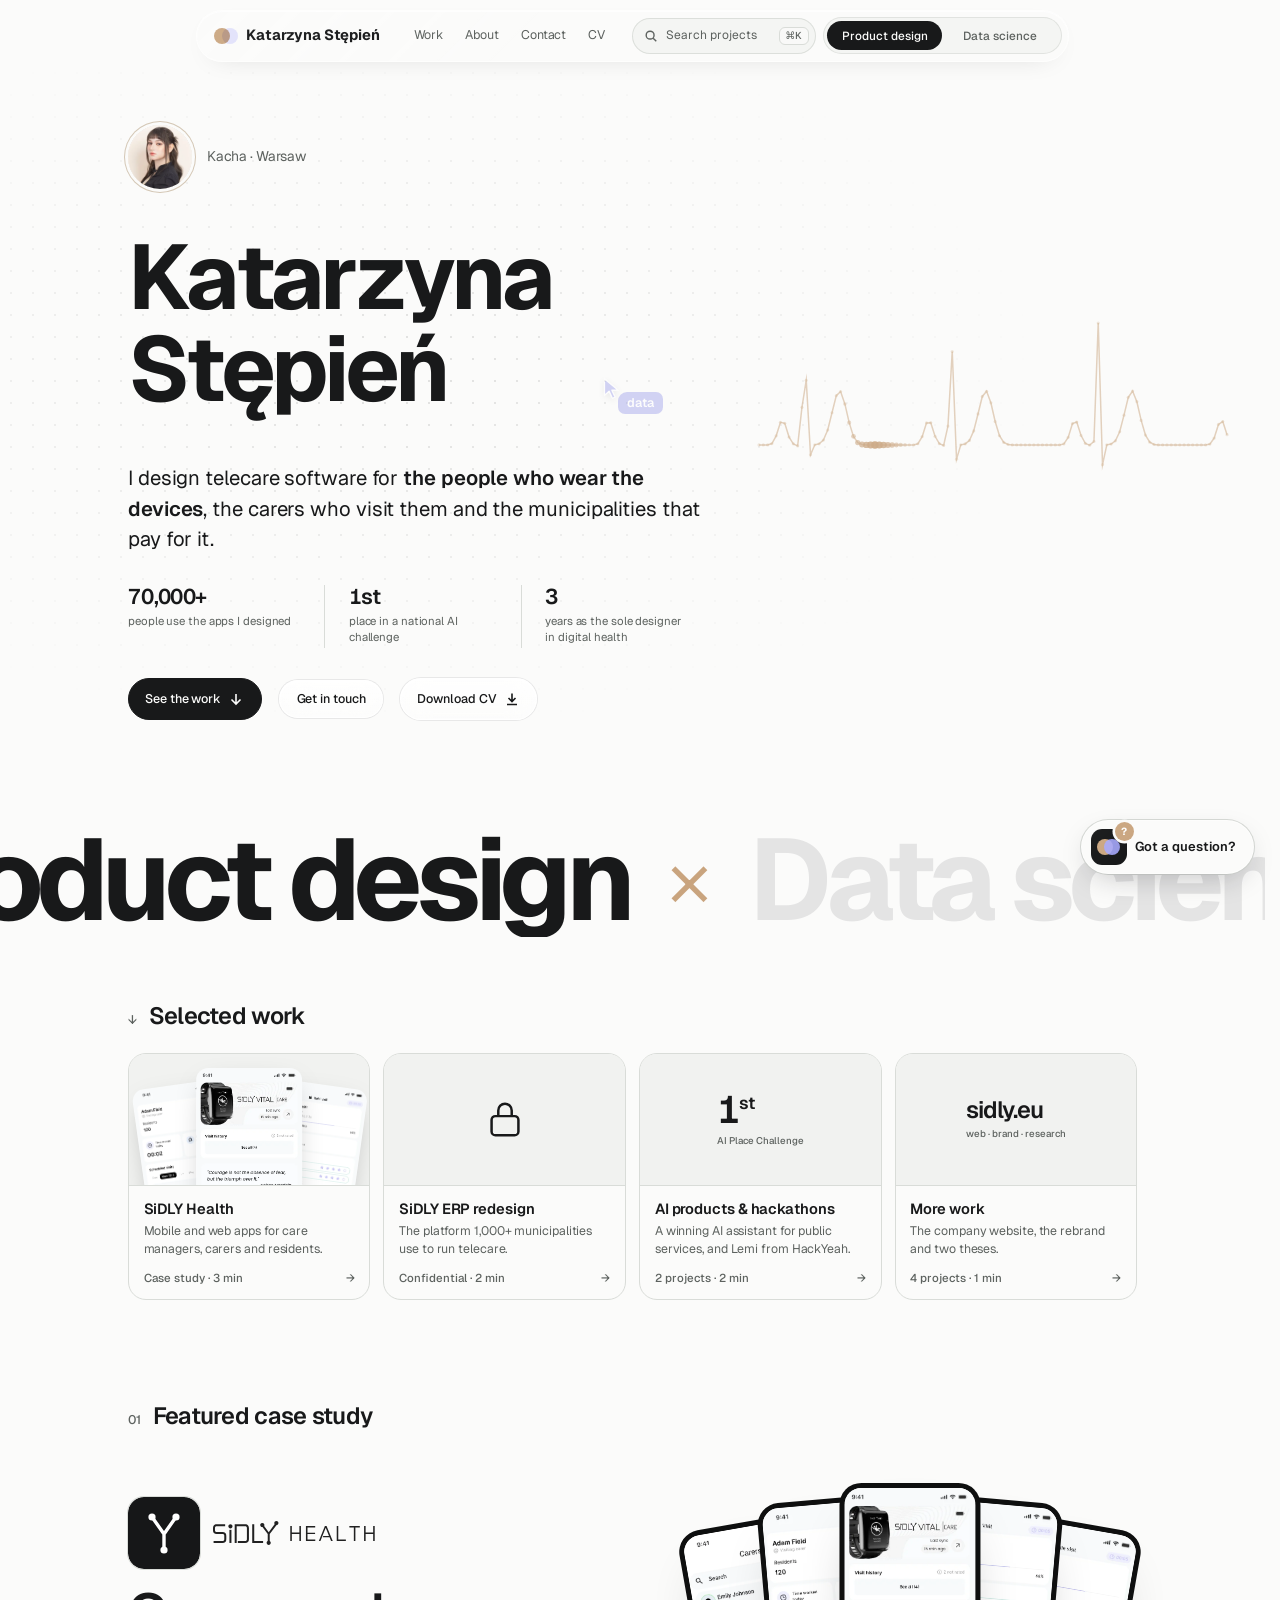
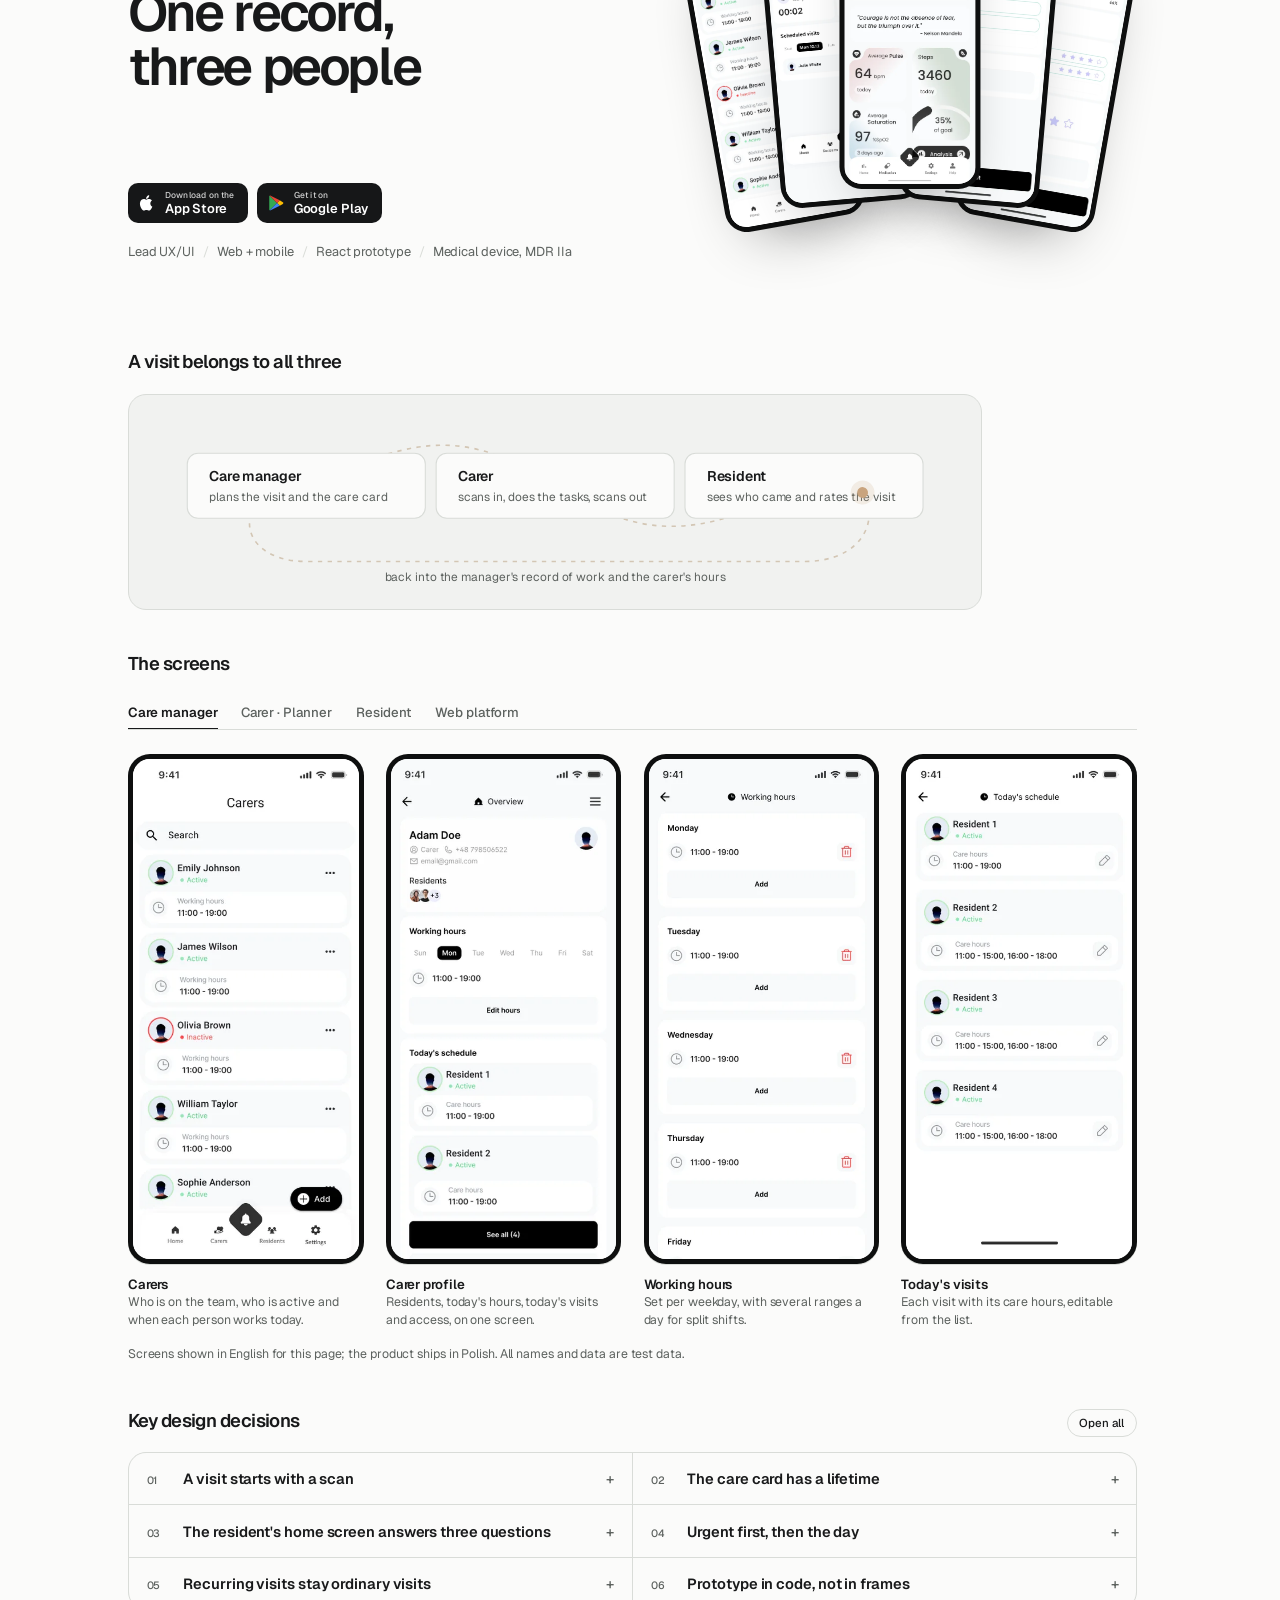
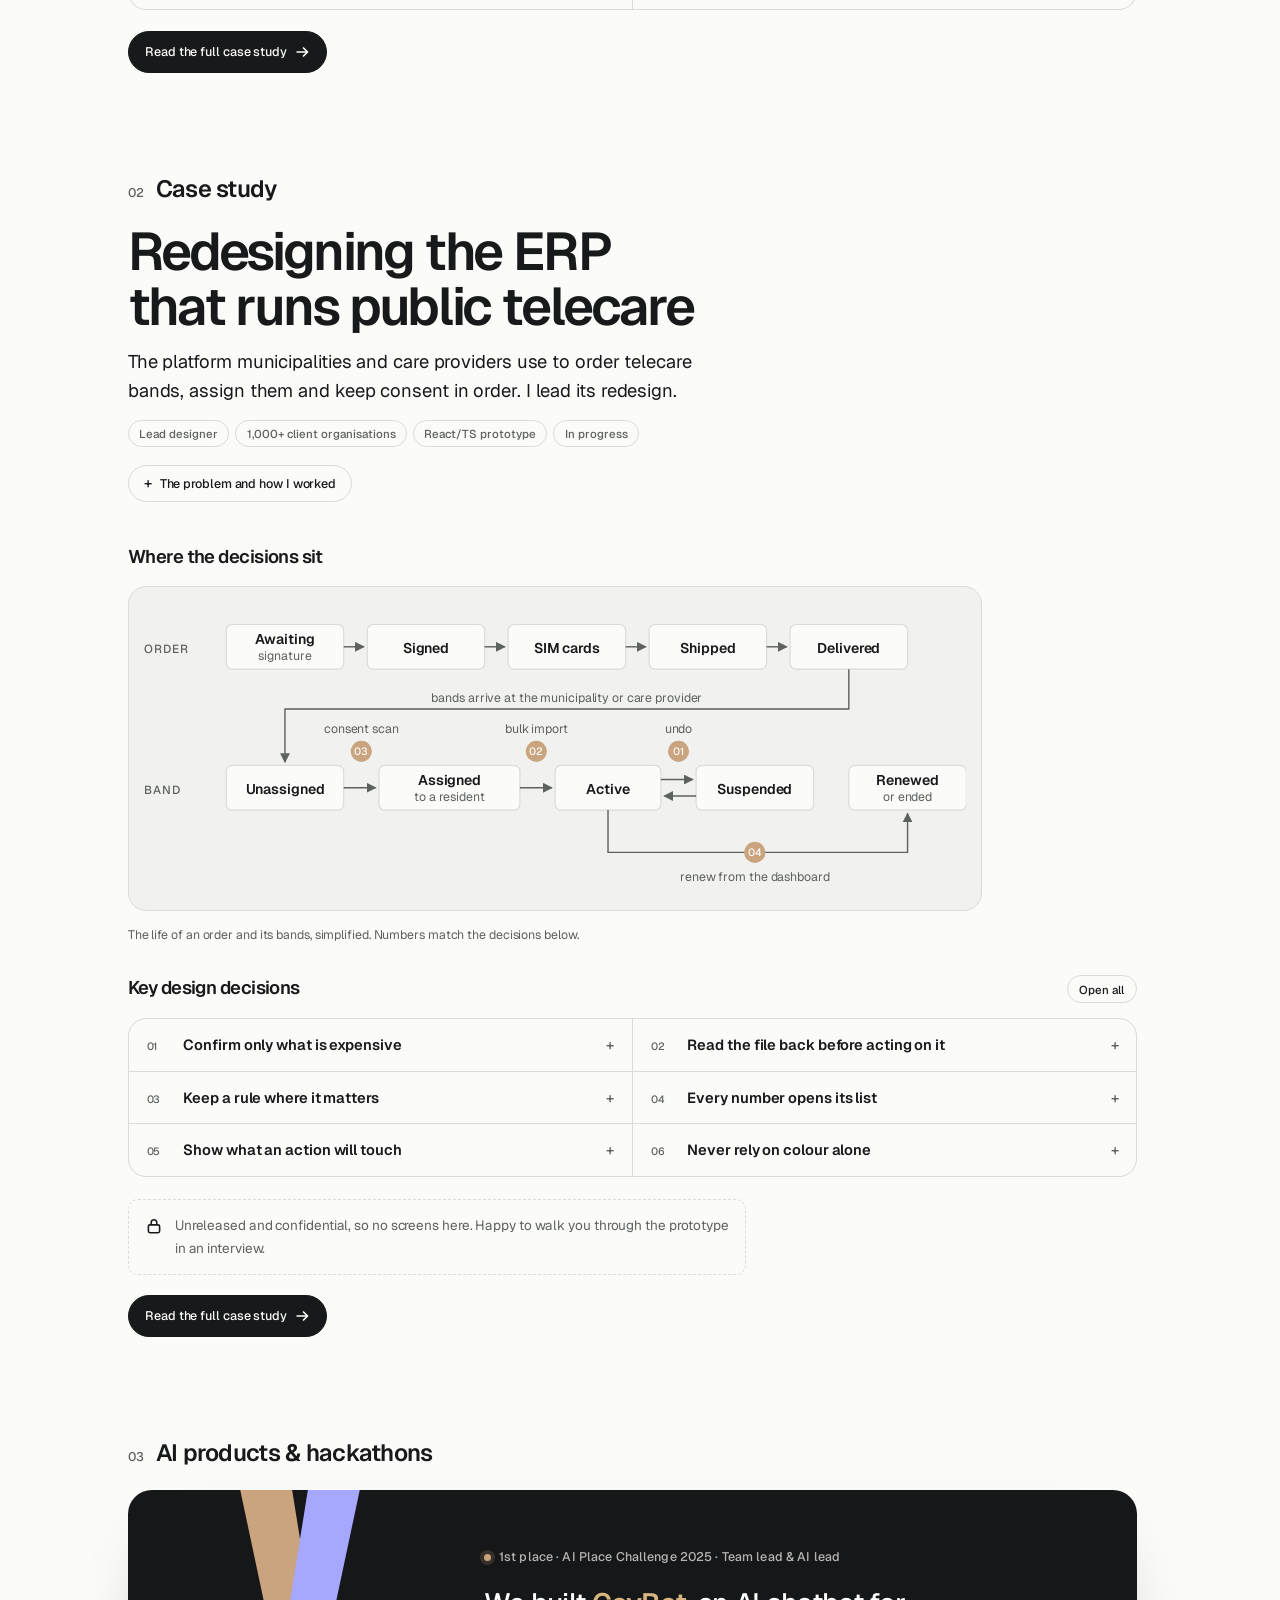
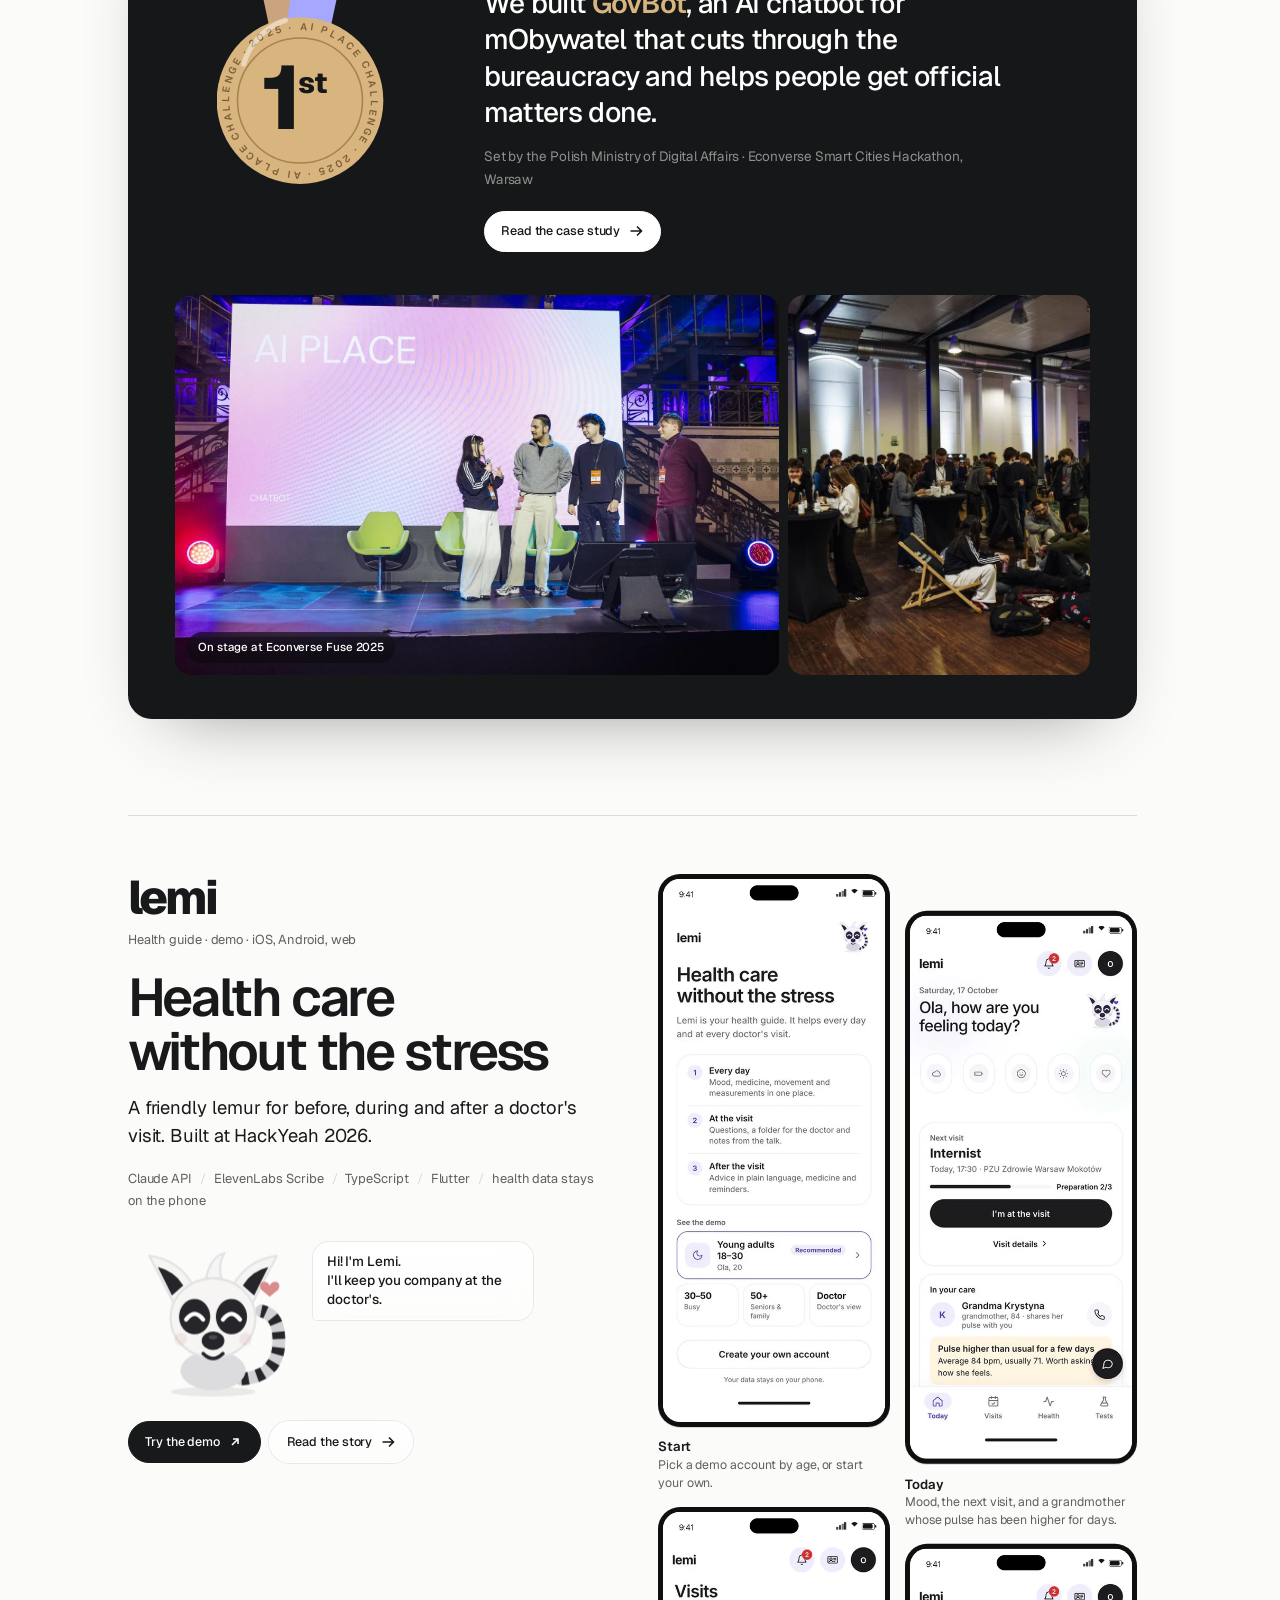
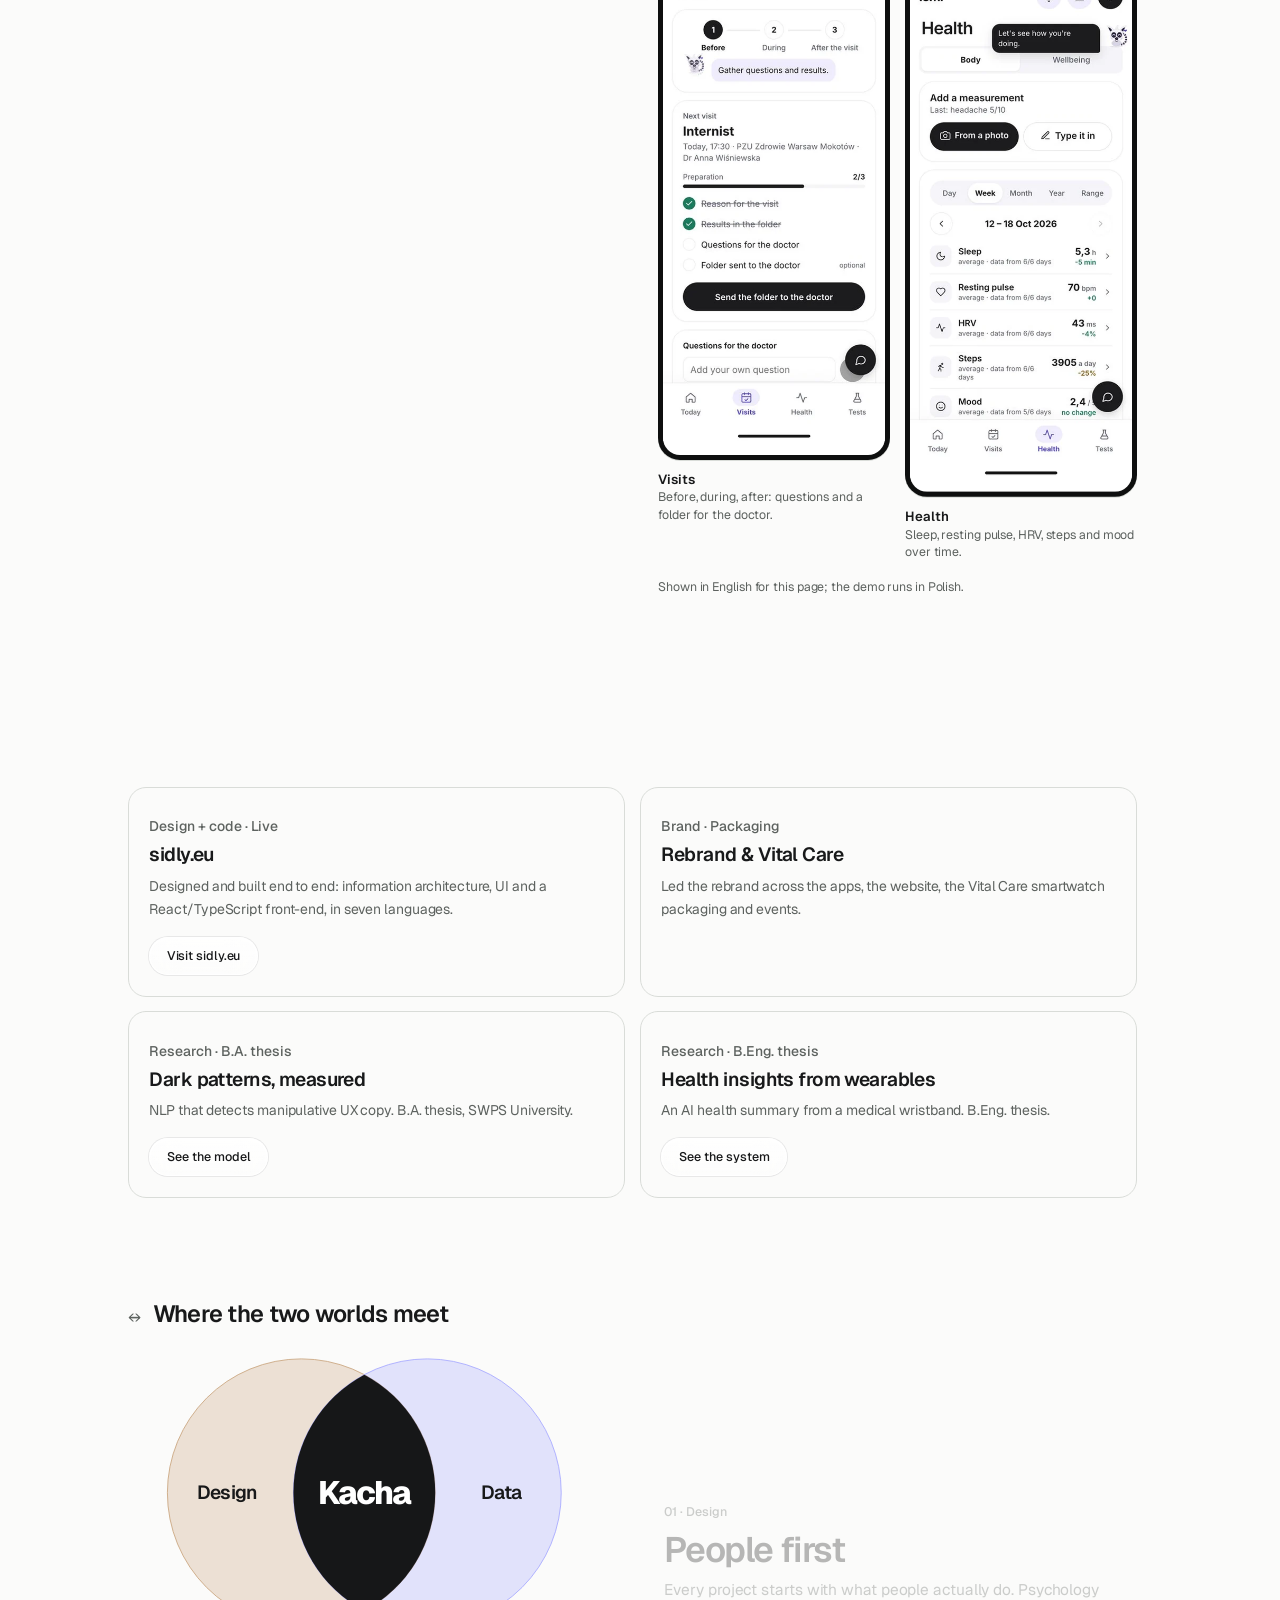
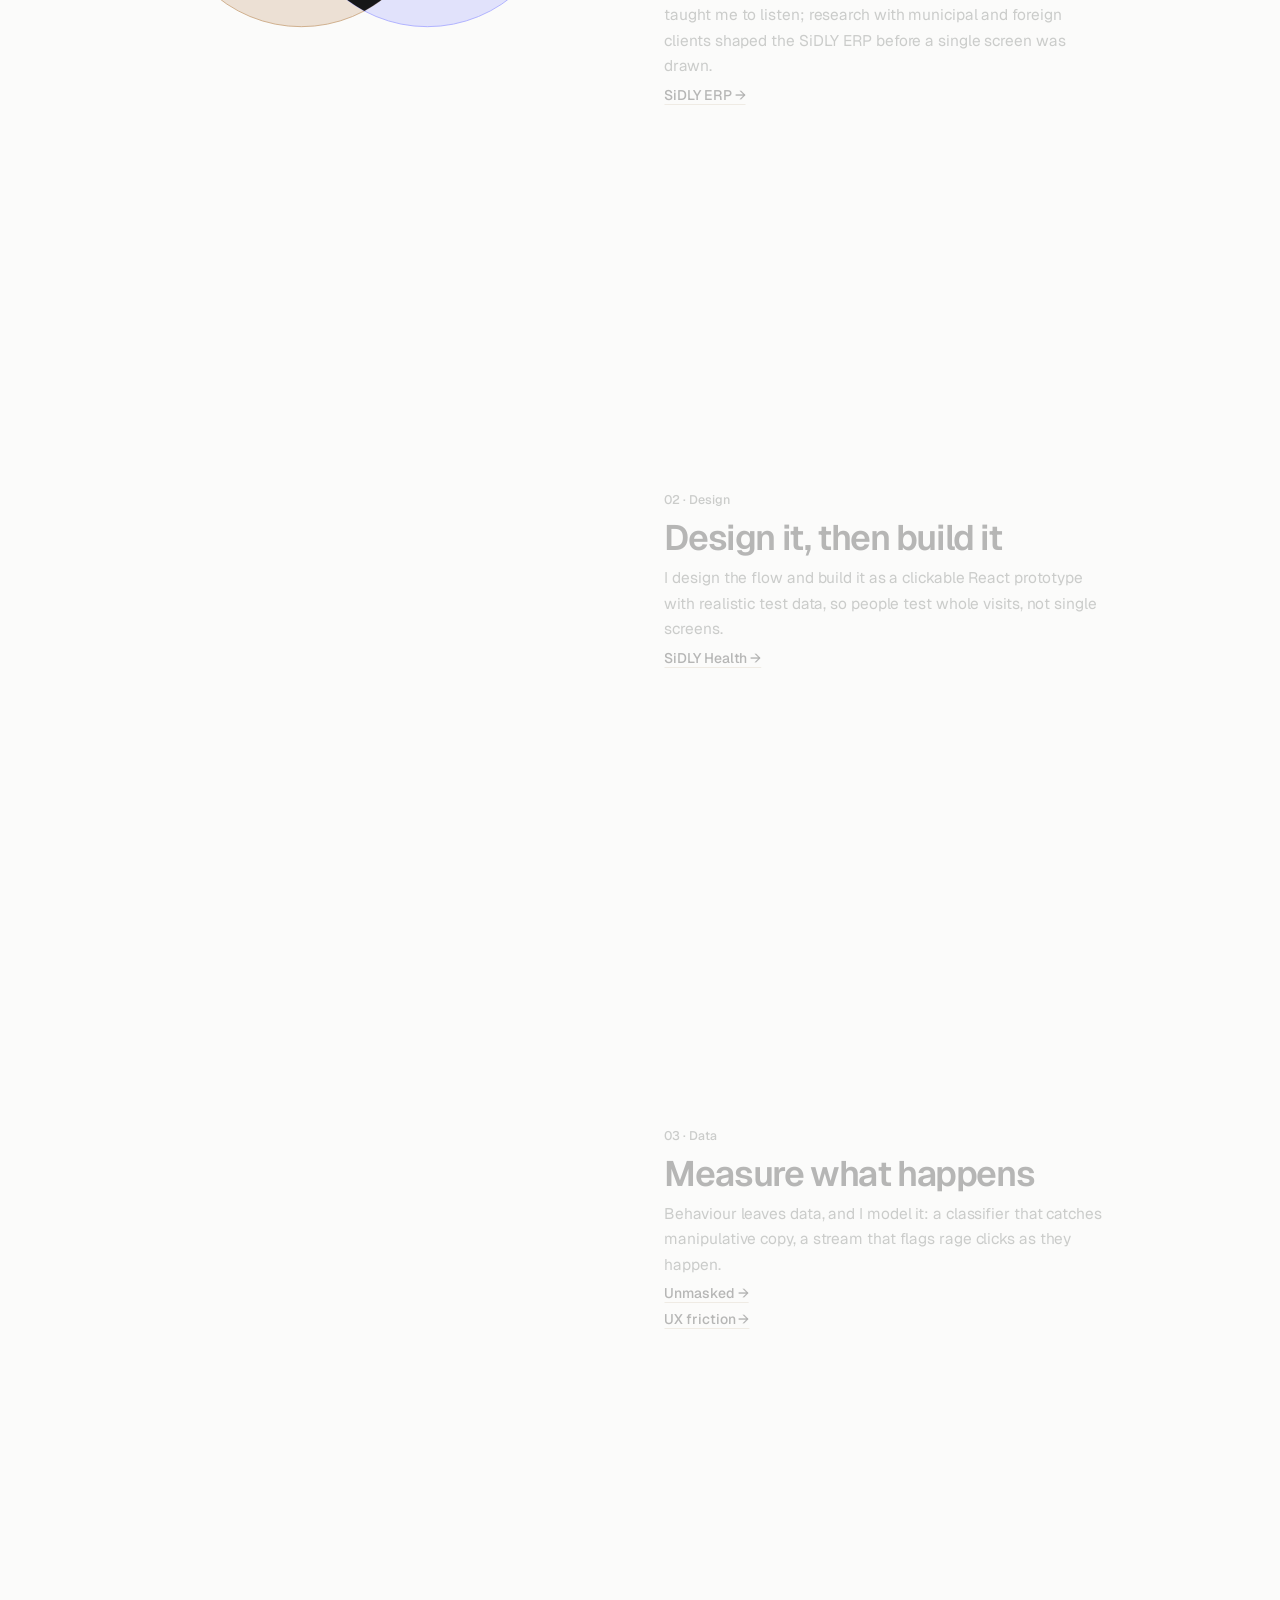
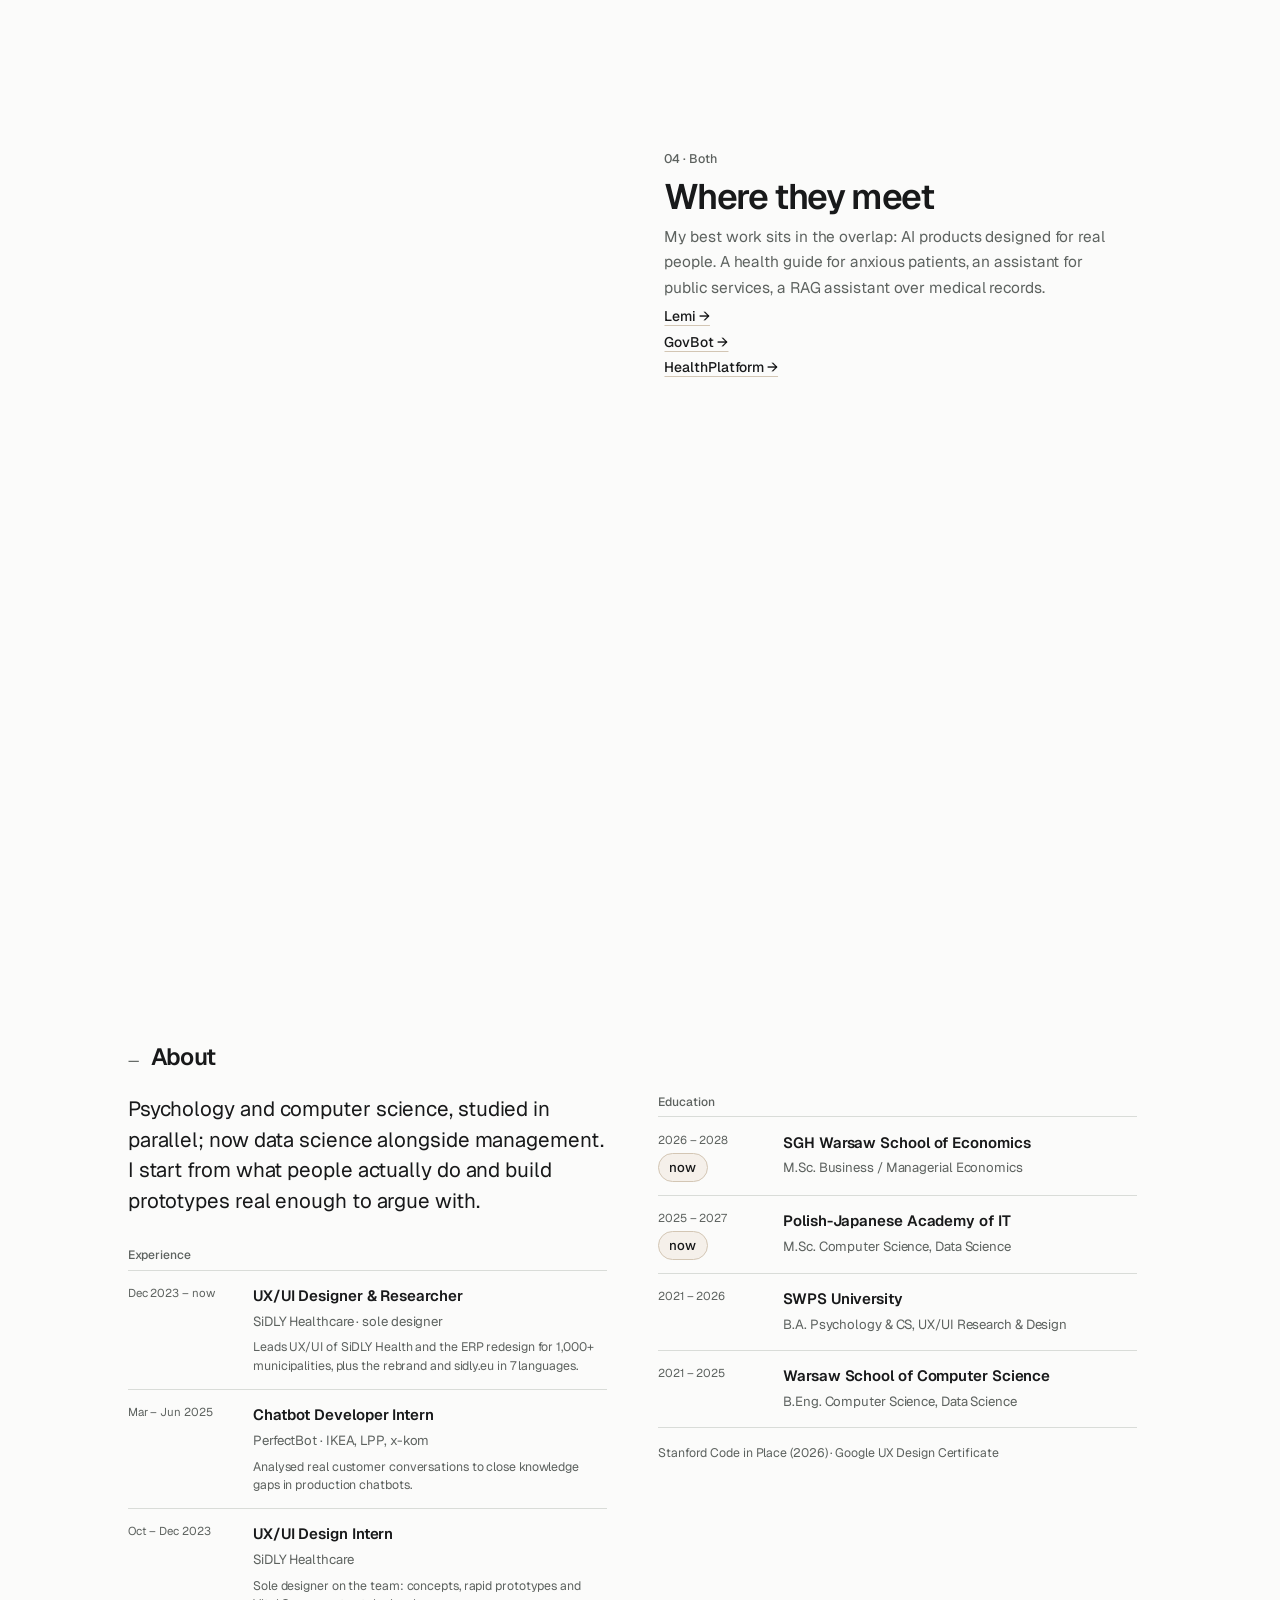
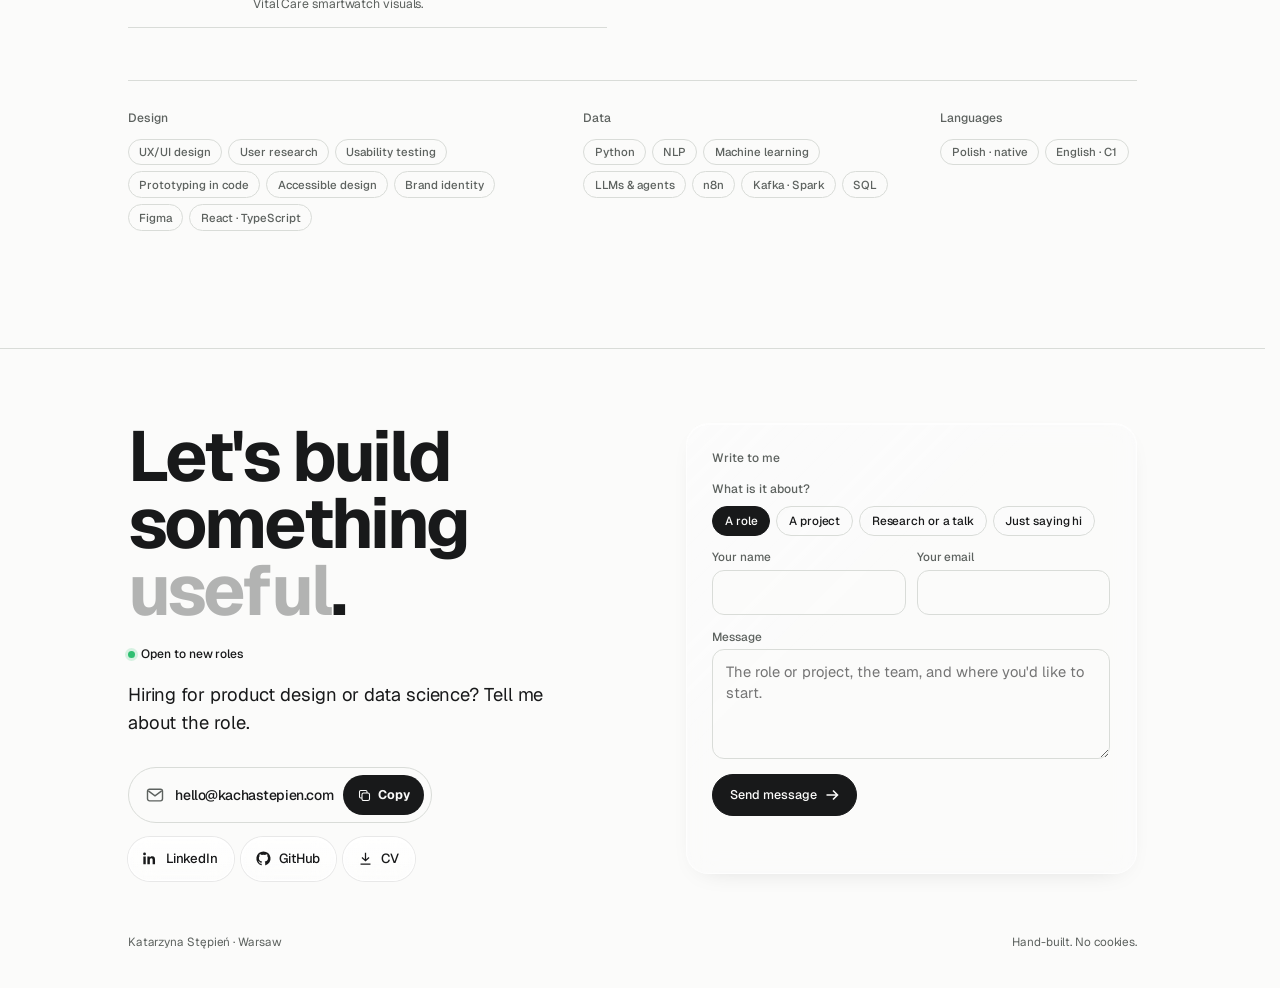
<file: index.html>
<!doctype html>
<html lang="en" data-view="design" data-theme="light">
<head>
<meta charset="utf-8">
<meta name="build" content="1792419099">
<script>
/* GitHub Pages lets browsers keep the page for 10 minutes; if a newer build is live, reload once to get it. */
(function(){try{var b=document.querySelector('meta[name="build"]').content;fetch('/version.txt?'+Date.now(),{cache:'no-store'}).then(function(r){return r.ok?r.text():''}).then(function(v){v=(v||'').trim();if(v&&v!==b&&!sessionStorage.getItem('ks-rl-'+v)){sessionStorage.setItem('ks-rl-'+v,'1');location.reload()}}).catch(function(){})}catch(e){}})();
</script>

<meta name="viewport" content="width=device-width,initial-scale=1,viewport-fit=cover">
<title>Katarzyna Stępień · Product Designer &amp; Data Scientist, Warsaw</title>
<meta name="description" content="Katarzyna Stępień (Kacha): product designer (UX/UI) and data scientist in Warsaw. Healthtech apps used by 70,000+ people, NLP and an award-winning AI assistant.">
<meta name="author" content="Katarzyna Stępień">
<meta name="keywords" content="Katarzyna Stępień, Katarzyna Stepien, Kacha Stępień, Kacha, Kasia Stępień, product designer, UX designer, UI designer, data scientist, Warsaw, SiDLY Healthcare, portfolio">
<meta name="robots" content="index,follow,max-image-preview:large">
<link rel="canonical" href="https://kachastepien.com/">
<meta property="og:type" content="profile">
<meta property="og:site_name" content="Katarzyna Stępień">
<meta property="og:locale" content="en_GB">
<meta property="og:title" content="Katarzyna Stępień · Product Designer &amp; Data Scientist">
<meta property="og:description" content="Telecare apps at SiDLY Healthcare, NLP for dark patterns, streaming data platforms and award-winning AI projects.">
<meta property="og:url" content="https://kachastepien.com/">
<meta property="og:image" content="https://kachastepien.com/assets/og-portrait.png">
<meta property="og:image:width" content="1200">
<meta property="og:image:height" content="627">
<meta property="og:image:alt" content="Katarzyna Stępień, product design and data science portfolio">
<meta property="profile:first_name" content="Katarzyna">
<meta property="profile:last_name" content="Stępień">
<meta name="twitter:card" content="summary_large_image">
<meta name="twitter:title" content="Katarzyna Stępień · Product Designer &amp; Data Scientist">
<meta name="twitter:description" content="Telecare apps, NLP for dark patterns, streaming data and AI projects.">
<meta name="twitter:image" content="https://kachastepien.com/assets/og-portrait.png">
<link rel="icon" href="/favicon.svg" type="image/svg+xml">
<link rel="icon" href="/favicon-32.png" sizes="32x32" type="image/png">
<link rel="apple-touch-icon" href="/apple-touch-icon.png">
<link rel="manifest" href="/site.webmanifest">
<script type="application/ld+json">
{
 "@context": "https://schema.org",
 "@type": "ProfilePage",
 "@id": "https://kachastepien.com/",
 "url": "https://kachastepien.com/",
 "name": "Katarzyna Stępień · Product Designer & Data Scientist",
 "image": "https://kachastepien.com/assets/og-portrait.png",
 "inLanguage": "en",
 "dateModified": "2026-10-19T16:11:39+02:00",
 "mainEntity": {
  "@type": "Person",
  "name": "Katarzyna Stępień",
  "alternateName": [
   "Kacha",
   "Kacha Stępień",
   "Kacha Stepien",
   "Katarzyna Stepien",
   "Kasia Stępień",
   "Kasia Stepien",
   "kachastepien"
  ],
  "givenName": "Katarzyna",
  "familyName": "Stępień",
  "url": "https://kachastepien.com/",
  "image": "https://kachastepien.com/assets/katarzyna-stepien.jpg",
  "jobTitle": "Product Designer (UX/UI) & Data Scientist",
  "description": "Product designer and data scientist in Warsaw. Sole designer at SiDLY Healthcare, building telecare products, NLP for dark patterns and AI health tools.",
  "email": "mailto:hello@kachastepien.com",
  "address": {
   "@type": "PostalAddress",
   "addressLocality": "Warsaw",
   "addressCountry": "PL"
  },
  "worksFor": {
   "@type": "Organization",
   "name": "SiDLY Healthcare",
   "url": "https://www.sidly.eu"
  },
  "alumniOf": [
   {
    "@type": "CollegeOrUniversity",
    "name": "SWPS University"
   },
   {
    "@type": "CollegeOrUniversity",
    "name": "Warsaw School of Computer Science"
   },
   {
    "@type": "CollegeOrUniversity",
    "name": "Polish-Japanese Academy of Information Technology"
   },
   {
    "@type": "CollegeOrUniversity",
    "name": "SGH Warsaw School of Economics"
   }
  ],
  "award": [
   "1st place, AI Place Challenge, Econverse Smart Cities Hackathon (2025)"
  ],
  "knowsAbout": [
   "Product design",
   "UX design",
   "UI design",
   "User research",
   "Prototyping",
   "Accessible design for older adults",
   "Data science",
   "Machine learning",
   "Natural language processing",
   "Dark patterns",
   "Data engineering",
   "Apache Kafka",
   "Apache Spark",
   "AI agents",
   "n8n",
   "Retrieval-augmented generation",
   "React",
   "TypeScript",
   "Digital health",
   "Telecare"
  ],
  "knowsLanguage": [
   "pl",
   "en"
  ],
  "sameAs": [
   "https://www.linkedin.com/in/kachastepien",
   "https://github.com/kachastepien"
  ],
  "@id": "https://kachastepien.com/#person"
 },
 "isPartOf": {
  "@type": "WebSite",
  "@id": "https://kachastepien.com/#website",
  "url": "https://kachastepien.com/",
  "name": "Katarzyna Stępień",
  "alternateName": [
   "Kacha Stępień",
   "kachastepien"
  ]
 }
}
</script>
<meta name="theme-color" content="#fbfbfa">
<link rel="preconnect" href="https://fonts.googleapis.com">
<link rel="preconnect" href="https://fonts.gstatic.com" crossorigin>
<link rel="stylesheet" href="https://fonts.googleapis.com/css2?family=Geist:wght@400;500;600;700;800&display=swap">
<script>
/* Pick the perspective before first paint so the page never flashes the wrong one. */
(function(){var v=null;try{var q=new URLSearchParams(location.search).get('view');if(q==='data'||q==='design')v=q;else if(location.hash==='#data')v='data';else v=localStorage.getItem('ks-view')}catch(e){}
if(v==='data'||v==='design')document.documentElement.dataset.view=v;document.documentElement.classList.add('js');
try{if(/[?&]fresh\b/.test(location.search)){sessionStorage.removeItem('ks-intro');sessionStorage.removeItem('ks-welcome')}}catch(e){}
try{if(!location.hash&&!sessionStorage.getItem('ks-intro')&&!matchMedia('(prefers-reduced-motion: reduce)').matches&&!/bot|crawl|spider|slurp|lighthouse|google/i.test(navigator.userAgent))document.documentElement.classList.add('intro')}catch(e){}})();
</script>
<link rel="stylesheet" href="assets/site.css?v=fde129a937">
<script data-goatcounter="https://kachastepien.goatcounter.com/count" async src="//gc.zgo.at/count.js"></script>
</head>
<body>
<div class="intro-ov" aria-hidden="true">
  <div class="iw">
    <svg class="iv" viewBox="0 0 600 360">
      <circle class="ia" cx="220" cy="180" r="170"/>
      <circle class="ib" cx="380" cy="180" r="170"/>
      <path class="il" d="M300,30 A170,170 0 0,1 300,330 A170,170 0 0,1 300,30 Z"/>
      <text class="it" x="125" y="189" text-anchor="middle">Design</text>
      <text class="it" x="475" y="189" text-anchor="middle">Data</text>
      <text class="in" x="300" text-anchor="middle"><tspan x="300" y="174">where</tspan><tspan x="300" y="204">they meet</tspan></text>
    </svg>
    <p class="iname"><span>Katarzyna Stępień</span></p>
  </div>
</div>
<a class="skip" href="#work">Skip to work</a>
<nav class="rail" aria-label="Chapters"></nav>
<button class="totop glass" type="button" aria-label="Back to top"><svg viewBox="0 0 16 16" fill="none" stroke="currentColor" stroke-width="1.6" aria-hidden="true"><path d="M8 13V3M3.5 7.5 8 3l4.5 4.5"/></svg></button>
<div class="progress" aria-hidden="true"></div>

<header class="top">
  <div class="wrap glass">
    <a class="brand" href="#top" aria-label="Katarzyna Stępień, back to top"><span class="mark" aria-hidden="true"><i></i><i></i></span><span>Katarzyna Stępień</span></a>
    <nav class="nav" aria-label="Sections"><a href="#work">Work</a><a href="#about">About</a><a href="#contact">Contact</a><a href="assets/katarzyna-stepien-cv.pdf" target="_blank" rel="noopener" data-goatcounter-click="cv-open-nav">CV</a></nav>
    <button type="button" class="cmd-btn" aria-haspopup="dialog" aria-controls="cmd"><svg viewBox="0 0 16 16" fill="none" stroke="currentColor" stroke-width="1.6" aria-hidden="true"><circle cx="7" cy="7" r="4.5"/><path d="M10.5 10.5 14 14"/></svg><span class="cmd-l">Search projects</span><kbd>⌘K</kbd></button>
    <div class="switch" role="group" aria-label="Perspective">
      <span class="pill" aria-hidden="true"></span>
      <button type="button" data-view="design" aria-pressed="true">Product design</button>
      <button type="button" data-view="data" aria-pressed="false">Data science</button>
    </div>
  </div>
</header>

<main id="top">
<!-- ================= HERO ================= -->
<section class="hero" aria-labelledby="name">
  <canvas id="signal" aria-hidden="true"></canvas>
  <div class="wrap">
    <div class="hero-id">
      <span class="pf"><img decoding="async" fetchpriority="high" class="pf-d" src="assets/katarzyna-stepien.webp" width="320" height="320" alt="Portrait of Katarzyna Stępień"><span class="pf-a" aria-hidden="true"></span></span>
      <p class="muted" style="font-size:.95rem">Kacha · Warsaw</p>
    </div>
    <div class="figsel">
      <h1 id="name"><span class="line" data-split>Katarzyna</span><span class="line" data-split>Stępień</span></h1>
      <span class="fs-frame" aria-hidden="true"><i class="tl"></i><i class="tr"></i><i class="bl"></i><i class="br"></i><b class="fs-dim">Hug × Hug</b></span>
      <span class="fcur fc-d" aria-hidden="true"><svg viewBox="0 0 12 16" aria-hidden="true"><path d="M1 1 L1 13 L4.3 10 L6.6 15 L8.6 14.1 L6.3 9.2 L10.8 9.2 Z" fill="#c9a47e" stroke="#fff" stroke-width="1" stroke-linejoin="round"/></svg><em>design</em></span>
      <span class="fcur fc-a" aria-hidden="true"><svg viewBox="0 0 12 16" aria-hidden="true"><path d="M1 1 L1 13 L4.3 10 L6.6 15 L8.6 14.1 L6.3 9.2 L10.8 9.2 Z" fill="#8587e6" stroke="#fff" stroke-width="1" stroke-linejoin="round"/></svg><em>data</em></span>
    </div>

    <div data-for="design">
      <p class="statement">I design telecare software for <em>the people who wear the devices</em>, the carers who visit them and the municipalities that pay for it.</p>
      <div class="stats">
        <div><b data-count="70000" data-suffix="+">70,000+</b><span>people use the apps I designed</span></div>
        <div><b>1st</b><span>place in a national AI challenge</span></div>
        <div><b data-count="3">3</b><span>years as the sole designer in digital health</span></div>
      </div>
    </div>
    <div data-for="data">
      <p class="statement">I build models and pipelines for the human side of products: <em>flagging manipulative copy</em>, catching frustration in clicks, and turning health data into something people read.</p>
      <div class="stats">
        <div><b data-count="0.936" data-decimals="3">0.936</b><span>F1, dark-pattern detection</span></div>
        <div><b data-count="0.976" data-decimals="3">0.976</b><span>ROC AUC on the same task</span></div>
        <div><b data-count="2356">2,356</b><span>labelled interface texts</span></div>
      </div>
    </div>

    <div class="cta">
      <a class="btn solid" href="#work">See the work
        <svg viewBox="0 0 16 16" fill="none" stroke="currentColor" stroke-width="1.6" aria-hidden="true"><path d="M8 3v10M3.5 8.5 8 13l4.5-4.5"/></svg></a>
      <a class="btn" href="#contact">Get in touch</a>
      <a class="btn" href="assets/katarzyna-stepien-cv.pdf" download="Katarzyna-Stepien-CV.pdf" data-goatcounter-click="cv-download-hero">Download CV<svg viewBox="0 0 16 16" fill="none" stroke="currentColor" stroke-width="1.6" aria-hidden="true"><path d="M8 2.5v8M4.5 7 8 10.5 11.5 7M3 13.5h10"/></svg></a>
    </div>
  </div>
  <div class="scroll-hint" aria-hidden="true"><i></i></div>
</section>


<div class="kin" aria-hidden="true"><div class="kin-t"><span>Product design</span><em>×</em><span>Data science</span><em>×</em><span>Product design</span><em>×</em><span>Data science</span><em>×</em><span>Product design</span></div></div>

<div id="work"></div>

<!-- ================= PRODUCT DESIGN ================= -->
<div data-for="design" class="view">

<section class="index" id="work-d" data-rail="Selected work" aria-labelledby="idx-d">
  <div class="wrap">
    <div class="sec-head reveal"><span class="num">↓</span><h2 id="idx-d">Selected work</h2></div>
    <div class="tiles">
      <a class="tile reveal" href="#health"><div class="vis"><img decoding="async" class="l" src="assets/health/carer-home.webp" alt="" loading="lazy"><img decoding="async" class="r" src="assets/health/res-rate.webp" alt="" loading="lazy"><img decoding="async" src="assets/health/res-home.webp" alt="" loading="lazy" style="z-index:1"></div><div class="txt"><b>SiDLY Health</b><span>Mobile and web apps for care managers, carers and residents.</span><em>Case study · 3 min</em></div></a>
      <a class="tile reveal d1" href="#erp"><div class="vis"><svg viewBox="0 0 24 24" fill="none" stroke="currentColor" stroke-width="1.3" aria-hidden="true"><rect x="5" y="10.5" width="14" height="10" rx="2"/><path d="M8.5 10.5V7.5a3.5 3.5 0 0 1 7 0v3"/></svg></div><div class="txt"><b>SiDLY ERP redesign</b><span>The platform 1,000+ municipalities use to run telecare.</span><em>Confidential · 2 min</em></div></a>
      <a class="tile reveal d2" href="#ai"><div class="vis"><span class="big">1<sup style="font-size:.45em">st</sup><small>AI Place Challenge</small></span></div><div class="txt"><b>AI products &amp; hackathons</b><span>A winning AI assistant for public services, and Lemi from HackYeah.</span><em>2 projects · 2 min</em></div></a>
      <a class="tile reveal d3" href="#more"><div class="vis"><span class="big" style="font-size:1.6rem">sidly.eu<small>web · brand · research</small></span></div><div class="txt"><b>More work</b><span>The company website, the rebrand and two theses.</span><em>4 projects · 1 min</em></div></a>
    </div>
  </div>
</section>

<section class="block" id="health" data-rail="SiDLY Health" aria-labelledby="health-h">
  <div class="wrap">
    <div class="sec-head reveal"><span class="num">01</span><h2>Featured case study</h2></div>
    <div class="feature">
      <div>
        <div class="app-id reveal">
          <svg class="app-icon sidly-ic" viewBox="0 0 72 72" role="img" aria-label="SiDLY Health app icon"><rect width="72" height="72" rx="16" fill="#161718"/><path d="M24 20 36 37 48 20M36 37v16" fill="none" stroke="#fff" stroke-width="3.4" stroke-linecap="round" stroke-linejoin="round"/><circle cx="24" cy="20" r="3.6" fill="#fff"/><circle cx="48" cy="20" r="3.6" fill="#fff"/><circle cx="36" cy="53" r="3.6" fill="#fff"/></svg>
          <div><p class="sidly-word"><img src="assets/health/sidly-wordmark.svg" width="66" height="24" alt="SiDLY"><img class="hw" src="assets/health/health-wordmark.svg" alt="Health"></p></div>
        </div>
        <h2 class="case-title reveal" id="health-h">One record, three people</h2>
        <p class="lede reveal d1">Three apps around one care visit. I lead UX/UI across mobile and web.</p>
        <div class="stores reveal d2">
          <a class="store" href="https://apps.apple.com/app/sidly-health/id6502949470" target="_blank" rel="noopener" data-goatcounter-click="sidly-appstore"><svg viewBox="0 0 24 24" aria-hidden="true"><path fill="currentColor" d="M16.4 12.6c0-2.6 2.1-3.8 2.2-3.9-1.2-1.8-3.1-2-3.7-2-1.6-.2-3.1.9-3.9.9-.8 0-2-.9-3.4-.9-1.7 0-3.3 1-4.2 2.6-1.8 3.1-.5 7.7 1.3 10.2.9 1.2 1.9 2.6 3.2 2.6 1.3-.1 1.8-.8 3.3-.8 1.6 0 2 .8 3.4.8 1.4 0 2.3-1.3 3.1-2.5 1-1.4 1.4-2.8 1.4-2.9 0 0-2.7-1-2.7-4.1zM13.9 5c.7-.9 1.2-2 1-3.2-1 0-2.3.7-3 1.6-.7.8-1.2 2-1.1 3.1 1.2.1 2.3-.6 3.1-1.5z"/></svg><span><small>Download on the</small>App Store</span></a>
          <a class="store" href="https://play.google.com/store/apps/details?id=org.sidly.sidly_vital" target="_blank" rel="noopener" data-goatcounter-click="sidly-googleplay"><svg viewBox="0 0 24 24" aria-hidden="true"><path fill="#34a853" d="M3.6 2.2 13.4 12l-9.8 9.8c-.4-.2-.6-.6-.6-1.1V3.3c0-.5.2-.9.6-1.1z"/><path fill="#fbbc04" d="m17 8.4-3.6 3.6 3.6 3.6 4.1-2.3c.9-.5.9-1.8 0-2.3z"/><path fill="#4285f4" d="M13.4 12 3.6 21.8c.3.2.8.2 1.2 0L17 15.6z"/><path fill="#ea4335" d="M3.6 2.2c.4-.2.9-.2 1.2 0L17 8.4 13.4 12z"/></svg><span><small>Get it on</small>Google Play</span></a>
        </div>
        <p class="tagline reveal d3">Lead UX/UI <i>/</i> Web + mobile <i>/</i> React prototype <i>/</i> Medical device, MDR IIa</p>
      </div>
      <div class="fan reveal" aria-label="Five screens from the SiDLY Health apps">
        <div class="device"><img decoding="async" src="assets/health/mgr-carers.webp" width="405" height="877" alt="Carers list in the care manager app" loading="lazy"></div>
        <div class="device"><img decoding="async" src="assets/health/carer-home.webp" width="393" height="851" alt="Carer's home screen in the Planner" loading="lazy"></div>
        <div class="device"><img decoding="async" src="assets/health/res-home.webp" width="393" height="883" alt="Resident's home screen" loading="lazy"></div>
        <div class="device"><img decoding="async" src="assets/health/carer-visit.webp" width="393" height="860" alt="Visit in progress in the Planner" loading="lazy"></div>
        <div class="device"><img decoding="async" src="assets/health/res-rate.webp" width="393" height="860" alt="Resident rating a visit" loading="lazy"></div>
      </div>
    </div>

    <h3 class="sub-h reveal">A visit belongs to all three</h3>
    <div class="loop reveal">
      <svg viewBox="0 0 760 170" role="img" aria-labelledby="loop-t">
        <title id="loop-t">A visit moves from the care manager who plans it, to the carer who makes it, to the resident who rates it, and back into the manager's record</title>
        <path id="loopPath" class="path" d="M150,70 C260,20 300,20 380,70 S510,120 610,70 C680,35 700,140 610,140 L150,140 C80,140 80,70 150,70 Z"/>
        <rect class="node" x="40" y="40" width="220" height="60" rx="10"/><text class="nt" x="60" y="66">Care manager</text><text class="ns" x="60" y="84">plans the visit and the care card</text>
        <rect class="node" x="270" y="40" width="220" height="60" rx="10"/><text class="nt" x="290" y="66">Carer</text><text class="ns" x="290" y="84">scans in, does the tasks, scans out</text>
        <rect class="node" x="500" y="40" width="220" height="60" rx="10"/><text class="nt" x="520" y="66">Resident</text><text class="ns" x="520" y="84">sees who came and rates the visit</text>
        <text class="ns" x="380" y="158" text-anchor="middle">back into the manager's record of work and the carer's hours</text>
        <circle class="halo" r="11"><animateMotion dur="7s" repeatCount="indefinite" rotate="auto"><mpath href="#loopPath"/></animateMotion></circle>
        <circle class="dot" r="5"><animateMotion dur="7s" repeatCount="indefinite" rotate="auto"><mpath href="#loopPath"/></animateMotion></circle>
      </svg>
    </div>

    <h3 class="sub-h reveal">The screens</h3>
    <div class="tabs reveal" role="tablist" aria-label="SiDLY Health screens by account">
      <button role="tab" id="t-mgr" aria-controls="p-mgr" aria-selected="true">Care manager</button>
      <button role="tab" id="t-carer" aria-controls="p-carer" aria-selected="false" tabindex="-1">Carer · Planner</button>
      <button role="tab" id="t-res" aria-controls="p-res" aria-selected="false" tabindex="-1">Resident</button>
      <button role="tab" id="t-web" aria-controls="p-web" aria-selected="false" tabindex="-1">Web platform</button>
    </div>
    <div class="panel" id="p-mgr" role="tabpanel" aria-labelledby="t-mgr">
      <div class="phones">
        <figure class="phone"><div class="device"><img decoding="async" src="assets/health/mgr-carers.webp" width="405" height="877" alt="Carers screen of the care manager app" loading="lazy"></div><figcaption><b>Carers</b>Who is on the team, who is active and when each person works today.</figcaption></figure>
        <figure class="phone"><div class="device"><img decoding="async" src="assets/health/mgr-profile.webp" width="423" height="916" alt="Carer profile screen of the care manager app" loading="lazy"></div><figcaption><b>Carer profile</b>Residents, today's hours, today's visits and access, on one screen.</figcaption></figure>
        <figure class="phone"><div class="device"><img decoding="async" src="assets/health/mgr-hours.webp" width="435" height="942" alt="Working hours screen of the care manager app" loading="lazy"></div><figcaption><b>Working hours</b>Set per weekday, with several ranges a day for split shifts.</figcaption></figure>
        <figure class="phone"><div class="device"><img decoding="async" src="assets/health/mgr-visits.webp" width="414" height="897" alt="Today's visits screen of the care manager app" loading="lazy"></div><figcaption><b>Today's visits</b>Each visit with its care hours, editable from the list.</figcaption></figure>
      </div>
    </div>
    <div class="panel" id="p-carer" role="tabpanel" aria-labelledby="t-carer" hidden>
      <div class="phones">
        <figure class="phone"><div class="device"><img decoding="async" src="assets/health/carer-home.webp" width="393" height="851" alt="Home screen of the carer's Planner app" loading="lazy"></div><figcaption><b>Today</b>Time worked so far, filled-in care cards and today's visits.</figcaption></figure>
        <figure class="phone"><div class="device"><img decoding="async" src="assets/health/carer-start.webp" width="393" height="851" alt="Start visit sheet in the Planner app" loading="lazy"></div><figcaption><b>Start a visit</b>Scan the resident's QR code or NFC tag. There is no other way in.</figcaption></figure>
        <figure class="phone"><div class="device"><img decoding="async" src="assets/health/carer-nfc.webp" width="393" height="851" alt="NFC scan screen in the Planner app" loading="lazy"></div><figcaption><b>NFC scan</b>Hold the phone to the resident's band or Planner device.</figcaption></figure>
        <figure class="phone"><div class="device"><img decoding="async" src="assets/health/carer-visit.webp" width="393" height="860" alt="Visit in progress screen in the Planner app" loading="lazy"></div><figcaption><b>Visit in progress</b>Tasks from the care card, ticked off on the spot, with a note for the office.</figcaption></figure>
      </div>
    </div>
    <div class="panel" id="p-res" role="tabpanel" aria-labelledby="t-res" hidden>
      <div class="phones">
        <figure class="phone"><div class="device"><img decoding="async" src="assets/health/res-home.webp" width="393" height="883" alt="Home screen of the resident's app" loading="lazy"></div><figcaption><b>Home</b>The band, recent visits and today's readings on one screen.</figcaption></figure>
        <figure class="phone"><div class="device"><img decoding="async" src="assets/health/res-history.webp" width="393" height="860" alt="Visit history screen of the resident's app" loading="lazy"></div><figcaption><b>Visit history</b>Every visit with its carer, tasks done and rating.</figcaption></figure>
        <figure class="phone"><div class="device"><img decoding="async" src="assets/health/res-rate.webp" width="393" height="860" alt="Visit rating screen of the resident's app" loading="lazy"></div><figcaption><b>Rate a visit</b>Stars for each task and for the visit, plus the carer's note.</figcaption></figure>
        <figure class="phone"><div class="device"><img decoding="async" src="assets/health/res-health.webp" width="393" height="861" alt="Health readings screen of the resident's app" loading="lazy"></div><figcaption><b>Health readings</b>Pulse, saturation and steps from the band, in large type.</figcaption></figure>
      </div>
    </div>
    <div class="panel" id="p-web" role="tabpanel" aria-labelledby="t-web" hidden>
      <div class="shots">
        <figure class="shot"><div class="browser"><img decoding="async" src="assets/health/web-dashboard.webp" width="1024" height="877" alt="Care manager's dashboard on the web platform" loading="lazy"></div><figcaption><b>Manager's dashboard</b>What needs a reaction comes first, then the carers in the field today and the week's visits.</figcaption></figure>
        <figure class="shot"><div class="browser"><img decoding="async" src="assets/health/web-schedule.webp" width="1024" height="919" alt="Weekly visit schedule on the web platform" loading="lazy"></div><figcaption><b>Schedule</b>A week per carer, with the residents who have no visit this week listed underneath.</figcaption></figure>
        <figure class="shot"><div class="browser"><img decoding="async" src="assets/health/web-visit.webp" width="1024" height="583" alt="Visit in progress on the carer's web view" loading="lazy"></div><figcaption><b>Visit in progress</b>The care card mid-visit. Tasks and notes save as they go; the visit ends in the mobile app.</figcaption></figure>
        <figure class="shot"><div class="browser"><img decoding="async" src="assets/health/web-res-home.webp" width="1024" height="657" alt="Resident's home screen on the web platform" loading="lazy"></div><figcaption><b>Resident's home</b>The next visit, a prompt to rate the last one, and who to call.</figcaption></figure>
      </div>
    </div>
    <p class="note">Screens shown in English for this page; the product ships in Polish. All names and data are test data.</p>

    <div class="dec-head sub-h reveal"><h3 style="font-size:1.25rem">Key design decisions</h3><button class="copy" type="button" data-openall>Open all</button></div>
    <ol class="decisions reveal">
      <li><details><summary>A visit starts with a scan</summary><p>The carer starts and ends each visit by scanning the resident's NFC tag with their phone. Work time is recorded as it happened, not as it was planned, and carers' hours are settled from it.</p></details></li>
      <li><details><summary>The care card has a lifetime</summary><p>Before a visit the care card is the plan. During the visit the carer fills it in. After the visit it becomes the record that the resident and the office read, so it is locked as it was when the visit ended.</p></details></li>
      <li><details><summary>The resident's home screen answers three questions</summary><p>Am I all right, what do I need to do today, and when is someone coming? Large text, large touch targets, few words, and SOS always on top.</p></details></li>
      <li><details><summary>Urgent first, then the day</summary><p>The manager's dashboard opens with what needs a reaction, then today's visits in the field, the week ahead and equipment. Each block leads to the screen where that issue gets solved.</p></details></li>
      <li><details><summary>Recurring visits stay ordinary visits</summary><p>A series is a set of normal visits that share a tag, so any single one can be moved or cancelled without breaking the rest.</p></details></li>
      <li><details><summary>Prototype in code, not in frames</summary><p>The flows are built as a clickable React/TypeScript prototype with realistic test data, so managers and carers test whole visits instead of single screens.</p></details></li>
    </ol>
    <div class="links case-more reveal"><a class="btn solid" href="work/sidly-health/">Read the full case study<svg viewBox="0 0 16 16" fill="none" stroke="currentColor" stroke-width="1.6" aria-hidden="true"><path d="M2.5 8h11M9 3.5 13.5 8 9 12.5"/></svg></a></div>
  </div>
</section>

<section class="block" id="erp" data-rail="SiDLY ERP" aria-labelledby="erp-h">
  <div class="wrap">
    <div class="sec-head reveal"><span class="num">02</span><h2>Case study</h2></div>
    <h2 class="case-title reveal" id="erp-h">Redesigning the ERP that runs public telecare</h2>
    <p class="lede reveal d1">The platform municipalities and care providers use to order telecare bands, assign them and keep consent in order. I lead its redesign.</p>
    <div class="facts-line reveal d3"><span class="chip">Lead designer</span><span class="chip">1,000+ client organisations</span><span class="chip">React/TS prototype</span><span class="chip">In progress</span></div>
    <details class="more reveal"><summary><span class="when-closed">The problem and how I worked</span><span class="when-open">Hide</span></summary><div class="more-body">
    <div class="cards">
      <div class="card reveal"><p class="label">The problem</p><p>Most of the work in the ERP is routine: activating a batch of bands, swapping a broken one, attaching a signed consent form. Mistakes in these tasks are easy to make and hard to notice. A band can be activated for the wrong client, or keep sending data under a person who no longer wears it.</p><p>The system also serves two very different clients. A Polish municipality works in złoty, uploads documents from its social-welfare office and tracks coverage of its residents aged 60+. An export client sells across borders, invoices in euro and needs dialling codes per country.</p></div>
      <div class="card reveal d1"><p class="label">How I worked</p><p>Weekly project meetings with stakeholders, plus research with municipal and foreign clients about how they order, assign and renew devices.</p><p>I built the redesign as a clickable prototype in React and TypeScript with realistic test data, so whole flows can be tested instead of static mockups.</p></div>
    </div>
    </div></details>
    <h3 class="sub-h reveal">Where the decisions sit</h3>
    <div class="flow reveal">
      <svg viewBox="0 0 700 250" role="img" aria-labelledby="flow-t"><title id="flow-t">How an order becomes active bands in the ERP, with the design decisions marked where they apply</title><defs><marker id="ah" viewBox="0 0 8 8" refX="7" refY="4" markerWidth="7" markerHeight="7" orient="auto-start-reverse"><path d="M0,0 L8,4 L0,8 z" class="ahp"/></marker></defs><text class="lane" x="0" y="44">ORDER</text><text class="lane" x="0" y="164">BAND</text><rect class="box" x="70" y="20" width="100" height="38" rx="5"/><text class="bt" x="120.0" y="37" text-anchor="middle">Awaiting</text><text class="bs" x="120.0" y="50" text-anchor="middle">signature</text><rect class="box" x="190" y="20" width="100" height="38" rx="5"/><text class="bt" x="240.0" y="44" text-anchor="middle">Signed</text><rect class="box" x="310" y="20" width="100" height="38" rx="5"/><text class="bt" x="360.0" y="44" text-anchor="middle">SIM cards</text><rect class="box" x="430" y="20" width="100" height="38" rx="5"/><text class="bt" x="480.0" y="44" text-anchor="middle">Shipped</text><rect class="box" x="550" y="20" width="100" height="38" rx="5"/><text class="bt" x="600.0" y="44" text-anchor="middle">Delivered</text><line class="ar" x1="170" y1="39" x2="187" y2="39" marker-end="url(#ah)"/><line class="ar" x1="290" y1="39" x2="307" y2="39" marker-end="url(#ah)"/><line class="ar" x1="410" y1="39" x2="427" y2="39" marker-end="url(#ah)"/><line class="ar" x1="530" y1="39" x2="547" y2="39" marker-end="url(#ah)"/><path class="ar" d="M600,58 V92 H120 V137" fill="none" marker-end="url(#ah)"/><text class="bs" x="360" y="86" text-anchor="middle">bands arrive at the municipality or care provider</text><rect class="box" x="70" y="140" width="100" height="38" rx="5"/><text class="bt" x="120.0" y="164" text-anchor="middle">Unassigned</text><rect class="box" x="200" y="140" width="120" height="38" rx="5"/><text class="bt" x="260.0" y="157" text-anchor="middle">Assigned</text><text class="bs" x="260.0" y="170" text-anchor="middle">to a resident</text><rect class="box" x="350" y="140" width="90" height="38" rx="5"/><text class="bt" x="395.0" y="164" text-anchor="middle">Active</text><rect class="box" x="470" y="140" width="100" height="38" rx="5"/><text class="bt" x="520.0" y="164" text-anchor="middle">Suspended</text><rect class="box" x="600" y="140" width="100" height="38" rx="5"/><text class="bt" x="650.0" y="157" text-anchor="middle">Renewed</text><text class="bs" x="650.0" y="170" text-anchor="middle">or ended</text><line class="ar" x1="170" y1="159" x2="197" y2="159" marker-end="url(#ah)"/><line class="ar" x1="320" y1="159" x2="347" y2="159" marker-end="url(#ah)"/><path class="ar" d="M440,152 H467" marker-end="url(#ah)"/><path class="ar" d="M470,166 H443" marker-end="url(#ah)"/><path class="ar" d="M395,178 V214 H650 V181" fill="none" marker-end="url(#ah)"/><circle class="mk" cx="185" cy="128" r="9"/><text class="mt" x="185" y="131.5" text-anchor="middle">03</text><text class="bs" x="185" y="112" text-anchor="middle">consent scan</text><circle class="mk" cx="334" cy="128" r="9"/><text class="mt" x="334" y="131.5" text-anchor="middle">02</text><text class="bs" x="334" y="112" text-anchor="middle">bulk import</text><circle class="mk" cx="455" cy="128" r="9"/><text class="mt" x="455" y="131.5" text-anchor="middle">01</text><text class="bs" x="455" y="112" text-anchor="middle">undo</text><circle class="mk" cx="520" cy="214" r="9"/><text class="mt" x="520" y="217.5" text-anchor="middle">04</text><text class="bs" x="520" y="238" text-anchor="middle">renew from the dashboard</text></svg>
    </div>
    <p class="note">The life of an order and its bands, simplified. Numbers match the decisions below.</p>
    <div class="dec-head sub-h reveal" style="margin-top:2rem"><h3 style="font-size:1.25rem">Key design decisions</h3><button class="copy" type="button" data-openall>Open all</button></div>
    <ol class="decisions reveal">
      <li><details><summary>Confirm only what is expensive</summary><p>Asking twice for everything trains people to click through. A confirmation now appears only for a new paid year or a change to many devices at once. A single suspend or resume is reversible, so it gets an undo instead.</p></details></li>
      <li><details><summary>Read the file back before acting on it</summary><p>Bulk activation comes in as a spreadsheet, with columns in a different order every time. Rows are matched on the device number, and nothing runs until each line has been shown back with what it will do. The template you download is the file you can upload.</p></details></li>
      <li><details><summary>Keep a rule where it matters</summary><p>Health data needs signed consent, but the clerk entering a resident rarely has the scan at hand. Blocking the form only taught people to upload placeholder files. Now the resident can be saved, is flagged "no consent" everywhere, and cannot receive a band until the scan arrives.</p></details></li>
      <li><details><summary>Every number opens its list</summary><p>Each count on the dashboard opens exactly the devices it counts, and each bar in the renewals chart renews what it shows. Nothing on the dashboard sends you hunting elsewhere.</p></details></li>
      <li><details><summary>Show what an action will touch</summary><p>With a mixed selection, each action states how many of the selected devices it would change and switches off at zero. The selection bar used to be the one dark element on the screen, which made ticking three rows feel like a warning. It is now calm, with one obvious next step.</p></details></li>
      <li><details><summary>Never rely on colour alone</summary><p>Every status carries an icon and a label as well as a colour, because green and amber are hard to tell apart for colour-blind users.</p></details></li>
    </ol>
    <div class="lock reveal">
      <svg viewBox="0 0 16 16" fill="none" stroke="currentColor" stroke-width="1.4" aria-hidden="true"><rect x="3" y="7" width="10" height="7" rx="1.5"/><path d="M5.5 7V5a2.5 2.5 0 0 1 5 0v2"/></svg>
      <p>Unreleased and confidential, so no screens here. Happy to walk you through the prototype in an interview.</p>
    </div>
    <div class="links case-more reveal"><a class="btn solid" href="work/sidly-erp/">Read the full case study<svg viewBox="0 0 16 16" fill="none" stroke="currentColor" stroke-width="1.6" aria-hidden="true"><path d="M2.5 8h11M9 3.5 13.5 8 9 12.5"/></svg></a></div>
  </div>
</section>

<section class="block" id="ai" data-rail="AI & hackathons" aria-labelledby="ai-h">
  <div class="wrap">
    <div class="sec-head reveal"><span class="num">03</span><h2 id="ai-h">AI products &amp; hackathons</h2></div>

    <div class="award reveal">
      <figure class="aw-medal" aria-hidden="true">
        <svg viewBox="0 0 240 330">
          <defs><path id="awRim" d="M120,137 a68,68 0 1,1 -0.01,0"/></defs>
          <g class="aw-swing">
            <polygon class="rb-a" points="62,0 112,0 136,150 96,160"/>
            <polygon class="rb-b" points="178,0 128,0 104,150 144,160"/>
            <circle class="md" cx="120" cy="205" r="80"/>
            <circle class="md-ring" cx="120" cy="205" r="60"/>
            <text class="md-rim"><textPath href="#awRim" startOffset="0" textLength="420" lengthAdjust="spacing">AI PLACE CHALLENGE · 2025 · AI PLACE CHALLENGE · 2025 ·</textPath></text>
            <text class="md-n" x="114" y="232" text-anchor="middle">1<tspan class="md-st" dy="-34">st</tspan></text>
            <path class="md-shine" d="M66,170 a62,62 0 0,1 40,-42"/>
          </g>
        </svg>
      </figure>
      <div class="aw-main">
        <p class="aw-kicker"><span class="aw-dot" aria-hidden="true"></span>1st place · AI Place Challenge 2025 · Team lead &amp; AI lead</p>
        <p class="aw-lead">We built <b>GovBot</b>, an AI chatbot for mObywatel that cuts through the bureaucracy and helps people get official matters done.</p>
        <p class="aw-sub">Set by the Polish Ministry of Digital Affairs · Econverse Smart Cities Hackathon, Warsaw</p>
        <div class="links"><a class="btn solid" href="work/govbot/">Read the case study<svg viewBox="0 0 16 16" fill="none" stroke="currentColor" stroke-width="1.6" aria-hidden="true"><path d="M2.5 8h11M9 3.5 13.5 8 9 12.5"/></svg></a></div>
      </div>
      <div class="aw-photos">
        <figure class="ph-a"><img decoding="async" loading="lazy" src="assets/govbot/stage.webp" width="1600" height="1067" alt="Katarzyna presenting GovBot with her team on the AI Place stage at Econverse Fuse 2025"><figcaption>On stage at Econverse Fuse 2025</figcaption></figure>
        <figure class="ph-b"><img decoding="async" loading="lazy" src="assets/govbot/hall.webp" width="1200" height="800" alt="The hackathon hall at Econverse Fuse 2025 in Warsaw"></figure>
      </div>
    </div>

    <div class="lemi">
      <div>
        <p class="lemi-word reveal">lemi</p>
        <p class="app-meta reveal">Health guide · demo · iOS, Android, web</p>
        <h2 class="case-title reveal" style="margin-top:1.4rem">Health care without the stress</h2>
        <p class="lede reveal d1">A friendly lemur for before, during and after a doctor's visit. Built at HackYeah 2026.</p>
        <details class="more reveal" hidden><summary><span class="when-closed">Why I built it, and what it does</span><span class="when-open">Hide</span></summary><div class="more-body">
        <p class="prose">It started with me. I'm a student and I put off calling the doctor, not because I don't know what is wrong, but because I have to call, explain myself, remember everything in ten minutes and then keep track of the advice. At the hackathon I asked other people whether they felt the same. It was far more common than I thought, and each conversation added a group the app could help: people for whom Polish is not a first language, people with disabilities, neurodivergent people, seniors and their families, people with health anxiety.</p>
        <div class="facts">
          <div class="fact"><b>47.6%</b><span>of Europeans have trouble understanding health information <small>HLS-EU survey, 2015</small></span></div>
          <div class="fact"><b>40–80%</b><span>of medical advice is forgotten right after the visit <small>Kessels, 2003</small></span></div>
          <div class="fact"><b>81%</b><span>of young adults feel stressed before a phone call <small>BankMyCell, 1,200+ people</small></span></div>
        </div>
        <ul class="feat">
          <li>Mood in one tap, with Lemi reacting across the app.</li>
          <li>Measurements from a photo: point the camera at a blood pressure monitor, glucometer or scale, AI reads the display and you confirm the value.</li>
          <li>Record the visit with the doctor's consent and get a summary in three versions: for you, for someone close to you, and for the doctor.</li>
          <li>Test results from a PDF or photo, with every parameter explained in plain language.</li>
          <li>"Call for me" with AI, a simple mode with large text for people 50+, and a calm mode.</li>
        </ul>
        </div></details>
        <p class="tagline reveal">Claude API <i>/</i> ElevenLabs Scribe <i>/</i> TypeScript <i>/</i> Flutter <i>/</i> health data stays on the phone</p>
        <div class="lemur-friend reveal"><svg class="lemur-big" viewBox="0 0 120 110" aria-hidden="true"><g class="lm-body"><ellipse cx="60" cy="105" rx="30" ry="3.5" fill="rgba(0,0,0,.07)"></ellipse><g class="lm-tail"><path d="M80 96 q30 -2 26 -34 q-2 -12 -12 -14" fill="none" stroke="#D2D1D4" stroke-width="9" stroke-linecap="round"></path><path d="M80 96 q30 -2 26 -34 q-2 -12 -12 -14" fill="none" stroke="#26262A" stroke-width="9" stroke-dasharray="5 6" stroke-linecap="butt"></path></g><ellipse cx="60" cy="90" rx="23" ry="14" fill="#DCDBDE"></ellipse><g class="lm-ear-l"><path d="M33 44 L15 9 Q36 12 46 30 Z" fill="#F6F5F4" stroke="#E3E2E4" stroke-width="1.5" stroke-linejoin="round"></path><path d="M31 37 L21 17 Q33 20 39 30 Z" fill="#26262A"></path></g><g class="lm-ear-r"><path d="M87 44 L105 9 Q84 12 74 30 Z" fill="#F6F5F4" stroke="#E3E2E4" stroke-width="1.5" stroke-linejoin="round"></path><path d="M89 37 L99 17 Q87 20 81 30 Z" fill="#26262A"></path></g><path d="M55 25 q3 -15 13 -18 q-5 9 -2 18 z" fill="#F6F5F4" stroke="#E3E2E4" stroke-width="1.5" stroke-linejoin="round"></path><ellipse cx="60" cy="53" rx="30" ry="28" fill="#F6F5F4" stroke="#E3E2E4" stroke-width="1.5"></ellipse><ellipse cx="47" cy="52" rx="11" ry="12.5" fill="#26262A"></ellipse><ellipse cx="73" cy="52" rx="11" ry="12.5" fill="#26262A"></ellipse><circle cx="37" cy="68" r="4.5" fill="#D98C8C" opacity=".16"></circle><circle cx="83" cy="68" r="4.5" fill="#D98C8C" opacity=".16"></circle><g ><path d="M41 54 q6 -8 12 0" stroke="#fff" stroke-width="3" fill="none" stroke-linecap="round"></path></g><g ><path d="M67 54 q6 -8 12 0" stroke="#fff" stroke-width="3" fill="none" stroke-linecap="round"></path></g><ellipse cx="60" cy="69" rx="8" ry="6.5" fill="#26262A"></ellipse><ellipse cx="60" cy="66.5" rx="3" ry="1.6" fill="#4A4A50"></ellipse><path d="M53 78 q7 7 14 0" stroke="#26262A" stroke-width="2.4" fill="none" stroke-linecap="round"></path><path d="M100 30 c-3 -5 -9 -2 -6 3 l6 5 6 -5 c3 -5 -3 -8 -6 -3 z" fill="#D98C8C"></path></g></svg><span class="lf-say">Hi! I'm Lemi.<br>I'll keep you company at the doctor's.</span></div>
        <div class="links reveal"><a class="btn solid" href="https://pekao.vercel.app">Try the demo
          <svg viewBox="0 0 16 16" fill="none" stroke="currentColor" stroke-width="1.6" aria-hidden="true"><path d="M5 11 11 5M6 5h5v5"/></svg></a><a class="btn soft" href="work/lemi/">Read the story<svg viewBox="0 0 16 16" fill="none" stroke="currentColor" stroke-width="1.6" aria-hidden="true"><path d="M2.5 8h11M9 3.5 13.5 8 9 12.5"/></svg></a></div>
      </div>
      <div class="lemi-phones">
        <figure class="phone reveal"><div class="device"><img decoding="async" src="assets/lemi/welcome.webp" width="420" height="1000" alt="Lemi welcome screen with demo accounts" loading="lazy"></div><figcaption><b>Start</b>Pick a demo account by age, or start your own.</figcaption></figure>
        <figure class="phone reveal d1"><div class="device"><img decoding="async" src="assets/lemi/today.webp" width="420" height="1000" alt="Lemi Today screen with mood, next visit and a relative's pulse" loading="lazy"></div><figcaption><b>Today</b>Mood, the next visit, and a grandmother whose pulse has been higher for days.</figcaption></figure>
        <figure class="phone reveal"><div class="device"><img decoding="async" src="assets/lemi/visits.webp" width="420" height="1000" alt="Lemi visit preparation screen" loading="lazy"></div><figcaption><b>Visits</b>Before, during, after: questions and a folder for the doctor.</figcaption></figure>
        <figure class="phone reveal d1"><div class="device"><img decoding="async" src="assets/lemi/health.webp" width="420" height="1000" alt="Lemi health screen with sleep, pulse, HRV and steps" loading="lazy"></div><figcaption><b>Health</b>Sleep, resting pulse, HRV, steps and mood over time.</figcaption></figure>
        <p class="note" style="grid-column:1/-1;margin-top:2.5rem">Shown in English for this page; the demo runs in Polish.</p>
      </div>
    </div>
    
  </div>
</section>

<section class="block" id="more" data-rail="More work" aria-labelledby="more-h">
  <div class="wrap">
    <div class="sec-head reveal"><span class="num">04</span><h2 id="more-h">More work</h2></div>
    <div class="cards">
      <article class="card reveal"><p class="label">Design + code · Live</p><h3>sidly.eu</h3><p>Designed and built end to end: information architecture, UI and a React/TypeScript front-end, in seven languages.</p><div class="links"><a class="btn" href="https://www.sidly.eu">Visit sidly.eu</a></div></article>
      <article class="card reveal d1"><p class="label">Brand · Packaging</p><h3>Rebrand &amp; Vital Care</h3><p>Led the rebrand across the apps, the website, the Vital Care smartwatch packaging and events.</p></article>
      <article class="card reveal"><p class="label">Research · B.A. thesis</p><h3>Dark patterns, measured</h3><p>NLP that detects manipulative UX copy. B.A. thesis, SWPS University.</p><div class="links"><button class="btn" type="button" data-goto="data" data-target="unmasked">See the model</button></div></article>
      <article class="card reveal d1"><p class="label">Research · B.Eng. thesis</p><h3>Health insights from wearables</h3><p>An AI health summary from a medical wristband. B.Eng. thesis.</p><div class="links"><button class="btn" type="button" data-goto="data" data-target="healthplatform">See the system</button></div></article>
    </div>
  </div>
</section>
</div>

<!-- ================= DATA SCIENCE ================= -->
<div data-for="data" class="view">

<section class="index" id="work-a" data-rail="Selected projects" aria-labelledby="idx-a">
  <div class="wrap">
    <div class="sec-head reveal"><span class="num">↓</span><h2 id="idx-a">Selected projects</h2></div>
    <div class="tiles six">
      <a class="tile reveal" href="#unmasked"><div class="vis"><span class="big">0.936<small>F1 · NLP classifier</small></span></div><div class="txt"><b>Unmasked</b><span>Catching manipulative UX copy, with a live demo you can try.</span><em>Thesis · 2 min</em></div></a>
      <a class="tile reveal d1" href="#healthplatform"><div class="vis"><span class="big">RAG<small>wearable + documents</small></span></div><div class="txt"><b>HealthPlatform</b><span>An AI health summary from a medical wristband.</span><em>Thesis · 1 min</em></div></a>
      <a class="tile reveal d2" href="#friction"><div class="vis"><span class="big" style="font-size:1.7rem">CDC→Kafka<small>streaming</small></span></div><div class="txt"><b>UX friction detection</b><span>Rage clicks and abandonment, flagged in real time.</span><em>Data engineering · 1 min</em></div></a>
      <a class="tile reveal" href="#elt"><div class="vis"><span class="big" style="font-size:1.7rem">B · S · G<small>DuckDB medallion</small></span></div><div class="txt"><b>Funnel ELT</b><span>Where users drop off, with explicit data-quality rules.</span><em>Analytics · 1 min</em></div></a>
      <a class="tile reveal d1" href="#ai-data"><div class="vis"><span class="big">1<sup>st</sup><small>AI Place Challenge</small></span></div><div class="txt"><b>AI products &amp; hackathons</b><span>A winning hackathon agent, Lemi and conversational AI.</span><em>4 projects · 1 min</em></div></a>
      <a class="tile reveal d2" href="#github"><div class="vis"><svg viewBox="0 0 24 24" fill="currentColor" aria-hidden="true"><path d="M12 .5a11.5 11.5 0 0 0-3.64 22.41c.58.1.79-.25.79-.56v-2c-3.2.7-3.88-1.37-3.88-1.37-.53-1.33-1.28-1.69-1.28-1.69-1.05-.71.08-.7.08-.7 1.16.08 1.77 1.2 1.77 1.2 1.03 1.77 2.7 1.26 3.36.96.1-.75.4-1.26.73-1.55-2.55-.29-5.24-1.28-5.24-5.68 0-1.25.45-2.28 1.19-3.08-.12-.29-.52-1.46.11-3.05 0 0 .97-.31 3.17 1.18a11 11 0 0 1 5.77 0c2.2-1.49 3.17-1.18 3.17-1.18.63 1.59.23 2.76.11 3.05.74.8 1.19 1.83 1.19 3.08 0 4.41-2.69 5.38-5.25 5.67.41.36.78 1.06.78 2.14v3.17c0 .31.21.67.8.56A11.5 11.5 0 0 0 12 .5Z"/></svg></div><div class="txt"><b>On GitHub</b><span>The public repositories, with live update dates.</span><em>Code · repos</em></div></a>
    </div>
  </div>
</section>

<section class="block" id="unmasked" data-rail="Unmasked" aria-labelledby="un-h">
  <div class="wrap">
    <div class="sec-head reveal"><span class="num">01</span><h2>Featured project</h2></div>
    <div class="feature" style="align-items:start">
      <div>
        <h2 class="case-title reveal" id="un-h">Unmasked: catching manipulative UX copy with NLP</h2>
        <p class="lede reveal d1">Dark patterns live in the words: "Only 2 left!", "43 people are viewing this". I trained a classifier to spot them and shipped it as a Chrome extension.</p>
        <div class="metrics reveal" aria-label="Model results">
          <div class="metric"><span>Binary F1</span><span class="bar"><i style="--v:93.6%"></i></span><b>0.936</b></div>
          <div class="metric"><span>Binary ROC AUC</span><span class="bar"><i style="--v:97.6%"></i></span><b>0.976</b></div>
          <div class="metric"><span>By category, macro F1</span><span class="bar"><i style="--v:89.1%"></i></span><b>0.891</b></div>
        </div>
        <div class="models reveal"><span class="chip on">Logistic Regression</span><span class="chip">Linear SVM</span><span class="chip">Random Forest</span><span class="chip">Naive Bayes</span><span class="chip">Gradient Boosting</span></div>
      </div>
      <div class="demo reveal" aria-labelledby="demo-h">
        <div class="demo-top"><span class="led"></span><span id="demo-h">Unmasked · live demo</span><button class="copy" type="button" id="scan">Scan again</button></div>
        <div class="demo-body">
          <div class="page pending" id="page">
            <div class="sweep"></div>
            <p class="pt">Linen overshirt, sand</p>
            <p class="price">249 zł</p>
            <div id="pageText"></div>
          </div>
          <div class="findings" id="findings" aria-live="polite"></div>
          <label class="label" for="own" style="display:block;margin-top:1.1rem">Try your own copy</label>
          <textarea id="own" spellcheck="false" placeholder="Paste text from any shop page…"></textarea>
          <p class="hint">A simplified version of the extension's rules, running in your browser. Nothing is sent anywhere.</p>
        </div>
      </div>
    </div>
    <details class="more reveal"><summary><span class="when-closed">Method: data, features and why rules in the extension</span><span class="when-open">Hide</span></summary><div class="more-body">
    <div class="chips" style="margin:0 0 1rem"><span class="chip">2,356 texts · 50/50 balanced · Mathur et al., 2019</span><span class="chip">TF-IDF · 1–2-grams · 5,000 features</span><span class="chip">SWPS University · Psychology &amp; CS</span></div>
    <div class="cards">
      <div class="card reveal"><p class="label">What the model learned</p><p>Dark patterns use their own vocabulary: urgency ("hurry", "limited"), scarcity ("only", "left", "stock") and social proof ("people", "purchased"). Classical models on TF-IDF did surprisingly well; the rare categories suffered from too little data.</p></div>
      <div class="card reveal d1"><p class="label">Why rules in the extension</p><p>The top features of the trained model were encoded as explicit rules, so the extension classifies fully offline, with no API calls. It highlights flagged copy on the page by severity and explains the psychological mechanism behind each one.</p></div>
    </div>
    </div></details>
    <div class="links reveal">
      <a class="btn solid" href="https://github.com/kachastepien/unmasked">Extension on GitHub</a>
      <a class="btn" href="https://github.com/kachastepien/automated-dark-pattern-detection">Model notebooks</a>
    </div>
    <div class="links case-more reveal"><a class="btn solid" href="work/unmasked/">Read the full project<svg viewBox="0 0 16 16" fill="none" stroke="currentColor" stroke-width="1.6" aria-hidden="true"><path d="M2.5 8h11M9 3.5 13.5 8 9 12.5"/></svg></a></div>
  </div>
</section>

<section class="block" id="healthplatform" data-rail="HealthPlatform" aria-labelledby="hp-h">
  <div class="wrap">
    <div class="sec-head reveal"><span class="num">02</span><h2>Applied AI</h2></div>
    <h2 class="case-title reveal" id="hp-h">HealthPlatform: a health summary from a medical wearable</h2>
    <p class="lede reveal d1">Wristband data and medical documents in; a readable health summary and recommendations out.</p>
    <div class="arch reveal" aria-label="System architecture, simplified">
      <div><b>SiDLY band</b><span>biometric data from the medical IoT wristband</span></div>
      <div><b>Supabase</b><span>PostgreSQL, auth and storage for medical documents</span></div>
      <div><b>RAG in Langflow</b><span>documents embedded in AstraDB, retrieved per question</span></div>
      <div><b>LLMs</b><span>GPT-4 and Groq for answers and recommendations</span></div>
      <div><b>Voice</b><span>Whisper to listen, ElevenLabs to speak back</span></div>
    </div>
    <details class="more reveal"><summary><span class="when-closed">What it does and the stack</span><span class="when-open">Hide</span></summary><div class="more-body">
    <ul class="feat" style="max-width:var(--col);margin-top:0">
      <li>Integration with the SiDLY medical wristband.</li>
      <li>An AI assistant with RAG over the user's medical documents.</li>
      <li>Machine-learning recommendations for personal health advice.</li>
      <li>Voice analysis: speech recognition and symptom analysis from recordings.</li>
      <li>A place to store and analyse medical documentation.</li>
    </ul>
    <div class="chips"><span class="chip on">React 18</span><span class="chip on">TypeScript</span><span class="chip">Vite</span><span class="chip">Tailwind</span><span class="chip">shadcn/ui</span><span class="chip">Supabase</span><span class="chip">Langflow</span><span class="chip">AstraDB</span><span class="chip">OpenAI</span><span class="chip">Groq</span><span class="chip">ElevenLabs</span></div>
    </div></details>
    <p class="note">The code is private; happy to show it in an interview.</p>
    <div class="links case-more reveal"><a class="btn solid" href="work/healthplatform/">Read the full project<svg viewBox="0 0 16 16" fill="none" stroke="currentColor" stroke-width="1.6" aria-hidden="true"><path d="M2.5 8h11M9 3.5 13.5 8 9 12.5"/></svg></a></div>
  </div>
</section>

<section class="block" id="friction" data-rail="UX friction" aria-labelledby="fr-h">
  <div class="wrap">
    <div class="sec-head reveal"><span class="num">03</span><h2>Data engineering</h2></div>
    <h2 class="case-title reveal" id="fr-h">UX friction detection, in real time</h2>
    <p class="lede reveal d1">Rage clicks, abandoned sessions and stuck screens, flagged as they happen.</p>
    <div class="pipe reveal">
      <svg viewBox="0 0 900 170" role="img" aria-labelledby="pipe-t">
        <title id="pipe-t">UX events flow from a Python simulator into PostgreSQL, are captured by Debezium, streamed through Kafka, processed by Spark Structured Streaming, and stored in Delta Lake on MinIO, with friction signals flagged</title>
        <path id="w" class="wire" d="M120,70 H780"/>
        <g><rect class="pn" x="10" y="40" width="110" height="60" rx="8"/><text class="pt" x="65" y="66" text-anchor="middle">UX simulator</text><text class="ps" x="65" y="84" text-anchor="middle">python</text></g>
        <g><rect class="pn" x="145" y="40" width="110" height="60" rx="8"/><text class="pt" x="200" y="66" text-anchor="middle">PostgreSQL</text><text class="ps" x="200" y="84" text-anchor="middle">logical replication</text></g>
        <g><rect class="pn" x="280" y="40" width="110" height="60" rx="8"/><text class="pt" x="335" y="66" text-anchor="middle">Debezium</text><text class="ps" x="335" y="84" text-anchor="middle">CDC</text></g>
        <g><rect class="pn" x="415" y="40" width="110" height="60" rx="8"/><text class="pt" x="470" y="66" text-anchor="middle">Kafka</text><text class="ps" x="470" y="84" text-anchor="middle">topics</text></g>
        <g><rect class="pn hot" x="550" y="40" width="120" height="60" rx="8"/><text class="pt" x="610" y="66" text-anchor="middle">Spark</text><text class="ps" x="610" y="84" text-anchor="middle">streaming</text></g>
        <g><rect class="pn" x="695" y="40" width="120" height="60" rx="8"/><text class="pt" x="755" y="66" text-anchor="middle">Delta Lake</text><text class="ps" x="755" y="84" text-anchor="middle">on MinIO (S3)</text></g>
        <path class="wire" d="M610,100 V130"/>
        <g class="flag"><rect class="tag" x="455" y="132" width="98" height="24" rx="12"/><text class="tt" x="504" y="148" text-anchor="middle">rage clicks</text></g>
        <g class="flag"><rect class="tag" x="561" y="132" width="98" height="24" rx="12"/><text class="tt" x="610" y="148" text-anchor="middle">abandonment</text></g>
        <g class="flag"><rect class="tag" x="667" y="132" width="122" height="24" rx="12"/><text class="tt" x="728" y="148" text-anchor="middle">long screen time</text></g>
        <circle class="pkt" r="4"><animateMotion dur="3.2s" repeatCount="indefinite" path="M120,70 H695"/></circle>
        <circle class="pkt" r="4"><animateMotion dur="3.2s" begin="-0.8s" repeatCount="indefinite" path="M120,70 H695"/></circle>
        <circle class="bad" r="4"><animateMotion dur="3.2s" begin="-1.6s" repeatCount="indefinite" path="M120,70 H695"/></circle>
        <circle class="pkt" r="4"><animateMotion dur="3.2s" begin="-2.4s" repeatCount="indefinite" path="M120,70 H695"/></circle>
        <circle class="bad" r="3.5"><animateMotion dur="2.4s" begin="-0.4s" repeatCount="indefinite" path="M610,100 V132"/></circle>
      </svg>
    </div>
    <div class="cards" style="margin-top:1.5rem">
      <div class="card reveal"><p class="label">Data model</p><p>Users, screens, sessions and interactions, with every event scored for friction.</p><div class="links"><a class="btn" href="https://github.com/kachastepien/ux-friction-detection-platform">Code on GitHub</a></div></div>
      <div class="card reveal d1"><p class="label">Mini data platform</p><p>The same stack as a one-command template, with bronze, silver and gold layers on MinIO.</p>
        <div class="medallion" aria-hidden="true"><span class="b">bronze</span><span class="s">silver</span><span class="g">gold</span></div>
        <div class="links"><a class="btn" href="https://github.com/kachastepien/mini-data-platform">Code on GitHub</a></div></div>
    </div>
    <div class="links case-more reveal"><a class="btn solid" href="work/ux-friction/">Read the full project<svg viewBox="0 0 16 16" fill="none" stroke="currentColor" stroke-width="1.6" aria-hidden="true"><path d="M2.5 8h11M9 3.5 13.5 8 9 12.5"/></svg></a></div>
  </div>
</section>

<section class="block" id="elt" data-rail="Funnel ELT" aria-labelledby="elt-h">
  <div class="wrap">
    <div class="sec-head reveal"><span class="num">04</span><h2>Analytics engineering</h2></div>
    <div class="feature" style="align-items:start">
      <div>
        <h2 class="case-title reveal" id="elt-h">Where do users drop off?</h2>
        <p class="lede reveal d1">Raw tracker events in, clean funnel metrics out. SQL on DuckDB.</p>
        <div class="links reveal"><a class="btn" href="https://github.com/kachastepien/ELT-processes">Code on GitHub</a></div>
      </div>
      <div class="card reveal">
        <p class="label">The funnel, shape only</p>
        <div class="funnel" aria-hidden="true"><div>1 · Awareness</div><div>2 · Interest</div><div>3 · Consideration</div><div>4 · Decision</div></div>
        <p class="label" style="margin-top:1.5rem">Data-quality rules in Silver</p>
        <ul class="dq">
          <li><b>DQ-1</b>Drop rows with a null session or user id</li>
          <li><b>DQ-2</b>Normalise device names that come in mixed case</li>
          <li><b>DQ-3</b>Null out durations below 0 or above two hours</li>
          <li><b>DQ-4</b>Parse timestamps safely instead of failing the load</li>
          <li><b>DQ-5</b>Catch sessions that point to pages that don't exist</li>
          <li><b>DQ-6</b>Rebuild idempotently so re-runs never duplicate rows</li>
        </ul>
      </div>
    </div>
    <div class="links case-more reveal"><a class="btn solid" href="work/funnel-elt/">Read the full project<svg viewBox="0 0 16 16" fill="none" stroke="currentColor" stroke-width="1.6" aria-hidden="true"><path d="M2.5 8h11M9 3.5 13.5 8 9 12.5"/></svg></a></div>
  </div>
</section>

<section class="block" id="ai-data" data-rail="AI &amp; hackathons" aria-labelledby="aid-h">
  <div class="wrap">
    <div class="sec-head reveal"><span class="num">05</span><h2 id="aid-h">AI products &amp; hackathons</h2></div>
    <div class="award reveal">
      <figure class="aw-medal" aria-hidden="true">
        <svg viewBox="0 0 240 330">
          <defs><path id="awRim2" d="M120,137 a68,68 0 1,1 -0.01,0"/></defs>
          <g class="aw-swing">
            <polygon class="rb-a" points="62,0 112,0 136,150 96,160"/>
            <polygon class="rb-b" points="178,0 128,0 104,150 144,160"/>
            <circle class="md" cx="120" cy="205" r="80"/>
            <circle class="md-ring" cx="120" cy="205" r="60"/>
            <text class="md-rim"><textPath href="#awRim2" startOffset="0" textLength="420" lengthAdjust="spacing">AI PLACE CHALLENGE · 2025 · AI PLACE CHALLENGE · 2025 ·</textPath></text>
            <text class="md-n" x="114" y="232" text-anchor="middle">1<tspan class="md-st" dy="-34">st</tspan></text>
            <path class="md-shine" d="M66,170 a62,62 0 0,1 40,-42"/>
          </g>
        </svg>
      </figure>
      <div class="aw-main">
        <p class="aw-kicker"><span class="aw-dot" aria-hidden="true"></span>1st place · AI Place Challenge 2025 · Team lead &amp; AI lead</p>
        <p class="aw-lead">We built <b>GovBot</b>, an AI chatbot for mObywatel that cuts through the bureaucracy and helps people get official matters done.</p>
        <p class="aw-sub">Set by the Polish Ministry of Digital Affairs · Econverse Smart Cities Hackathon, Warsaw</p>
        <div class="links"><a class="btn solid" href="work/govbot/">Read the case study<svg viewBox="0 0 16 16" fill="none" stroke="currentColor" stroke-width="1.6" aria-hidden="true"><path d="M2.5 8h11M9 3.5 13.5 8 9 12.5"/></svg></a></div>
      </div>
      <div class="aw-photos">
        <figure class="ph-a"><img decoding="async" loading="lazy" src="assets/govbot/stage.webp" width="1600" height="1067" alt="Katarzyna presenting GovBot with her team on the AI Place stage at Econverse Fuse 2025"><figcaption>On stage at Econverse Fuse 2025</figcaption></figure>
        <figure class="ph-b"><img decoding="async" loading="lazy" src="assets/govbot/hall.webp" width="1200" height="800" alt="The hackathon hall at Econverse Fuse 2025 in Warsaw"></figure>
      </div>
    </div>

    <div class="cards">
      <article class="card reveal d1"><p class="label">HackYeah 2026</p><h3>Lemi</h3><p>Reads health devices from a photo and turns a recorded visit into three summaries. Claude API and ElevenLabs.</p><div class="links"><button class="btn" type="button" data-goto="design" data-target="ai">See the product</button><a class="btn" href="https://pekao.vercel.app">Demo</a></div></article>
      <article class="card reveal"><p class="label">Internship · 2025</p><h3>Conversational AI at PerfectBot</h3><p>Improving conversational AI chatbots for IKEA, LPP, x-kom and US creator stores.</p></article>
      <article class="card reveal d1"><p class="label">Product design side</p><h3>SiDLY Health</h3><p>70,000+ people across 16 countries. The apps are in the design view.</p><div class="links"><button class="btn" type="button" data-goto="design" data-target="health">See the case study</button></div></article>
    </div>
  </div>
</section>

<section class="block" id="github" data-rail="GitHub" aria-labelledby="gh-h">
  <div class="wrap">
    <div class="sec-head reveal"><span class="num">06</span><h2 id="gh-h">On GitHub</h2><span class="label" id="gh-status">github.com/kachastepien</span></div>
    <div class="repos" id="repos">
      <a class="repo reveal" href="https://github.com/kachastepien/unmasked" data-repo="unmasked"><b>unmasked</b><p>Chrome extension that detects manipulative UX copy on e-commerce sites and warns users before they make a purchase decision.</p><span class="rm"><span><i></i>JavaScript</span><span class="upd"></span></span></a>
      <a class="repo reveal" href="https://github.com/kachastepien/automated-dark-pattern-detection" data-repo="automated-dark-pattern-detection"><b>automated-dark-pattern-detection</b><p>Machine learning-based detection of dark patterns in e-commerce UX texts.</p><span class="rm"><span><i></i>Jupyter Notebook</span><span class="upd"></span></span></a>
      <a class="repo reveal" href="https://github.com/kachastepien/ux-friction-detection-platform" data-repo="ux-friction-detection-platform"><b>ux-friction-detection-platform</b><p>Real-time UX analytics with Kafka, Spark and Delta Lake, detecting rage clicks, abandonment and long screen times.</p><span class="rm"><span><i></i>Python</span><span class="upd"></span></span></a>
      <a class="repo reveal" href="https://github.com/kachastepien/mini-data-platform" data-repo="mini-data-platform"><b>mini-data-platform</b><p>Docker-based mini data platform using PostgreSQL, Debezium (CDC), Kafka, Spark Structured Streaming and MinIO with Delta Lake.</p><span class="rm"><span><i></i>Python</span><span class="upd"></span></span></a>
      <a class="repo reveal" href="https://github.com/kachastepien/ELT-processes" data-repo="ELT-processes"><b>ELT-processes</b><p>Reproducible SQL ELT for product conversion-funnel analytics on a bronze, silver and gold model, running on DuckDB.</p><span class="rm"><span><i></i>SQL</span><span class="upd"></span></span></a>
      <a class="repo reveal" href="https://github.com/kachastepien" data-repo=""><b>All repositories →</b><p>Everything public, including coursework and experiments.</p><span class="rm"><span>github.com/kachastepien</span></span></a>
    </div>
  </div>
</section>
</div>

<!-- ================= STORY (shared) ================= -->
<section class="block story" id="story" data-rail="Design × data" aria-labelledby="story-h">
  <div class="wrap">
    <div class="sec-head reveal"><span class="num">↔</span><h2 id="story-h">Where the two worlds meet</h2></div>
    <div class="story-grid">
      <div class="story-vis" aria-hidden="true">
        <div class="sv" data-step="1">
          <svg viewBox="0 0 600 360">
            <circle class="sa" cx="220" cy="180" r="170"/>
            <circle class="sb" cx="380" cy="180" r="170"/>
            <path class="sl" d="M300,30 A170,170 0 0,1 300,330 A170,170 0 0,1 300,30 Z"/>
          </svg>
          <span class="svt svt-a">Design</span><span class="svt svt-b">Data</span><span class="svt svt-m">Kacha</span>
        </div>
      </div>
      <ol class="story-steps">
        <li class="st" data-step="1"><span class="st-n">01 · Design</span><h3>People first</h3><p>Every project starts with what people actually do. Psychology taught me to listen; research with municipal and foreign clients shaped the SiDLY ERP before a single screen was drawn.</p><a href="work/sidly-erp/">SiDLY ERP →</a></li>
        <li class="st" data-step="2"><span class="st-n">02 · Design</span><h3>Design it, then build it</h3><p>I design the flow and build it as a clickable React prototype with realistic test data, so people test whole visits, not single screens.</p><a href="work/sidly-health/">SiDLY Health →</a></li>
        <li class="st" data-step="3"><span class="st-n">03 · Data</span><h3>Measure what happens</h3><p>Behaviour leaves data, and I model it: a classifier that catches manipulative copy, a stream that flags rage clicks as they happen.</p><a href="work/unmasked/">Unmasked →</a><a href="work/ux-friction/">UX friction →</a></li>
        <li class="st" data-step="4"><span class="st-n">04 · Both</span><h3>Where they meet</h3><p>My best work sits in the overlap: AI products designed for real people. A health guide for anxious patients, an assistant for public services, a RAG assistant over medical records.</p><a href="work/lemi/">Lemi →</a><button type="button" data-goto="design" data-target="ai">GovBot →</button><a href="work/healthplatform/">HealthPlatform →</a></li>
      </ol>
    </div>
  </div>
</section>

<!-- ================= ABOUT (shared) ================= -->
<section class="block" id="about" data-rail="About" aria-labelledby="about-h">
  <div class="wrap">
    <div class="sec-head reveal"><span class="num">—</span><h2 id="about-h">About</h2></div>
    <div class="about">
      <div>
        <p class="big reveal">Psychology and computer science, studied in parallel; now data science alongside management. I start from what people actually do and build prototypes real enough to argue with.</p>
        <h4 class="label reveal" style="margin:2rem 0 .4rem">Experience</h4>
        <ul class="edu reveal d1">
          <li><span class="when">Dec 2023 – now</span><div><b>UX/UI Designer &amp; Researcher</b><span>SiDLY Healthcare · sole designer</span><span class="imp">Leads UX/UI of SiDLY Health and the ERP redesign for 1,000+ municipalities, plus the rebrand and sidly.eu in 7 languages.</span></div></li>
          <li><span class="when">Mar – Jun 2025</span><div><b>Chatbot Developer Intern</b><span>PerfectBot · IKEA, LPP, x-kom</span><span class="imp">Analysed real customer conversations to close knowledge gaps in production chatbots.</span></div></li>
          <li><span class="when">Oct – Dec 2023</span><div><b>UX/UI Design Intern</b><span>SiDLY Healthcare</span><span class="imp">Sole designer on the team: concepts, rapid prototypes and Vital Care smartwatch visuals.</span></div></li>
        </ul>
      </div>
      <div><h4 class="label reveal" style="margin:0 0 .4rem">Education</h4>
      <ul class="edu reveal">
        <li><span class="when">2026 – 2028<br><span class="chip on" style="display:inline-block;margin-top:.35rem">now</span></span><div><b>SGH Warsaw School of Economics</b><span>M.Sc. Business / Managerial Economics</span></div></li>
        <li><span class="when">2025 – 2027<br><span class="chip on" style="display:inline-block;margin-top:.35rem">now</span></span><div><b>Polish-Japanese Academy of IT</b><span>M.Sc. Computer Science, Data Science</span></div></li>
        <li><span class="when">2021 – 2026</span><div><b>SWPS University</b><span>B.A. Psychology &amp; CS, UX/UI Research &amp; Design</span></div></li>
        <li><span class="when">2021 – 2025</span><div><b>Warsaw School of Computer Science</b><span>B.Eng. Computer Science, Data Science</span></div></li>
      </ul>
      <p class="note">Stanford Code in Place (2026) · Google UX Design Certificate</p></div>
    </div>
    <div class="skills reveal">
      <div><p class="label">Design</p><div class="chips"><span class="chip">UX/UI design</span><span class="chip">User research</span><span class="chip">Usability testing</span><span class="chip">Prototyping in code</span><span class="chip">Accessible design</span><span class="chip">Brand identity</span><span class="chip">Figma</span><span class="chip">React · TypeScript</span></div></div>
      <div><p class="label">Data</p><div class="chips"><span class="chip">Python</span><span class="chip">NLP</span><span class="chip">Machine learning</span><span class="chip">LLMs &amp; agents</span><span class="chip">n8n</span><span class="chip">Kafka · Spark</span><span class="chip">SQL</span></div></div>
      <div><p class="label">Languages</p><div class="chips"><span class="chip">Polish · native</span><span class="chip">English · C1</span></div></div>
    </div>
  </div>
</section>
</main>

<footer class="end" id="contact" data-rail="Contact">
  <div class="wrap">
   <div class="contact-grid">
    <div>
      <h2 class="reveal">Let's build<br>something <em>useful</em>.</h2>
      <p class="avail reveal d1"><i aria-hidden="true"></i>Open to new roles</p>
      <p class="lede reveal d1" style="max-width:30rem">Hiring for product design or data science? Tell me about the role.</p>
      <div class="row reveal d1">
        <button class="mailchip" type="button" id="copy-email" aria-label="Copy email address hello@kachastepien.com"><svg viewBox="0 0 24 24" fill="none" stroke="currentColor" stroke-width="1.7" aria-hidden="true"><rect x="3" y="5" width="18" height="14" rx="2.5"/><path d="m4 7 8 6 8-6"/></svg><span id="email">hello@kachastepien.com</span><span class="mc"><svg class="ic-copy" viewBox="0 0 24 24" fill="none" stroke="currentColor" stroke-width="1.7" aria-hidden="true"><rect x="8" y="8" width="12" height="12" rx="2.5"/><path d="M16 8V6a2 2 0 0 0-2-2H6a2 2 0 0 0-2 2v8a2 2 0 0 0 2 2h2"/></svg><b>Copy</b></span></button>
        <div class="socials"><a class="soc" href="https://www.linkedin.com/in/kachastepien" target="_blank" rel="noopener"><svg viewBox="0 0 24 24" aria-hidden="true"><path fill="currentColor" d="M5 3.5a2 2 0 1 1 0 4 2 2 0 0 1 0-4zM3.3 9h3.4v11H3.3zM9 9h3.3v1.5h.1c.5-.9 1.6-1.8 3.3-1.8 3.5 0 4.1 2.3 4.1 5.3V20h-3.4v-5.3c0-1.3 0-2.9-1.8-2.9s-2.1 1.4-2.1 2.8V20H9z"/></svg>LinkedIn</a><a class="soc" href="https://github.com/kachastepien" target="_blank" rel="noopener"><svg viewBox="0 0 24 24" aria-hidden="true"><path fill="currentColor" d="M12 2a10 10 0 0 0-3.2 19.5c.5.1.7-.2.7-.5v-1.7c-2.8.6-3.4-1.3-3.4-1.3-.5-1.2-1.1-1.5-1.1-1.5-.9-.6.1-.6.1-.6 1 .1 1.5 1 1.5 1 .9 1.5 2.4 1.1 2.9.8.1-.6.4-1.1.6-1.3-2.2-.3-4.6-1.1-4.6-5 0-1.1.4-2 1-2.7-.1-.2-.4-1.3.1-2.7 0 0 .8-.3 2.8 1a9.6 9.6 0 0 1 5 0c1.9-1.3 2.8-1 2.8-1 .5 1.4.2 2.5.1 2.7.6.7 1 1.6 1 2.7 0 3.9-2.4 4.7-4.6 5 .4.3.7.9.7 1.9V21c0 .3.2.6.7.5A10 10 0 0 0 12 2z"/></svg>GitHub</a><a class="soc" href="assets/katarzyna-stepien-cv.pdf" download="Katarzyna-Stepien-CV.pdf" data-goatcounter-click="cv-download-footer"><svg viewBox="0 0 24 24" fill="none" stroke="currentColor" stroke-width="1.8" aria-hidden="true"><path d="M12 4v11M7 10.5 12 15l5-4.5M5 20h14"/></svg>CV</a></div>
      </div>
    </div>
    <form class="contact glass reveal d2" id="contact-form" novalidate aria-labelledby="cf-h">
      <h3 id="cf-h" class="label" style="font-family:var(--mono)">Write to me</h3>
      <fieldset class="topics">
        <legend class="label">What is it about?</legend>
        <input type="radio" name="topic" id="tp1" value="A role" checked><label for="tp1">A role</label>
        <input type="radio" name="topic" id="tp2" value="A project"><label for="tp2">A project</label>
        <input type="radio" name="topic" id="tp3" value="Research or a talk"><label for="tp3">Research or a talk</label>
        <input type="radio" name="topic" id="tp4" value="Just saying hi"><label for="tp4">Just saying hi</label>
      </fieldset>
      <div class="row2">
        <label>Your name<input name="name" required autocomplete="name" maxlength="120"></label>
        <label>Your email<input type="email" name="email" required autocomplete="email" maxlength="200"></label>
      </div>
      <label>Message<textarea name="message" required maxlength="5000" placeholder="The role or project, the team, and where you'd like to start."></textarea></label>
      <input type="text" name="_honey" class="hp" tabindex="-1" autocomplete="off" aria-hidden="true">
      <button class="btn solid send" type="submit">Send message
        <svg viewBox="0 0 16 16" fill="none" stroke="currentColor" stroke-width="1.6" aria-hidden="true"><path d="M2.5 8h11M9 3.5 13.5 8 9 12.5"/></svg></button>
      <p class="form-status" id="form-status" role="status" aria-live="polite"></p>
      <div class="sent" tabindex="-1">
        <svg viewBox="0 0 24 24" fill="none" stroke="currentColor" stroke-width="1.8" aria-hidden="true"><circle cx="12" cy="12" r="10.5" opacity=".3"/><path d="M7 12.5l3.2 3.2L17 9"/></svg>
        <h3>Thank you, it's on its way.</h3>
        <p>I'll reply to the email you gave.</p>
      </div>
    </form>
   </div>
    <div class="fine"><span>Katarzyna Stępień · Warsaw</span><span>Hand-built. No cookies.</span></div>
  </div>
</footer>

<button class="chat-btn glass" type="button" aria-expanded="false" aria-controls="chat"><span class="cb-av" aria-hidden="true"><span class="venn-av"><i></i><i></i></span><span class="q">?</span></span><span class="txt"><b>Got a question?</b></span><span class="sr" style="position:absolute;width:1px;height:1px;overflow:hidden;clip:rect(0 0 0 0)">Open Venn, the portfolio assistant</span></button>
<div class="cmd-ov" id="cmd" role="dialog" aria-modal="true" aria-label="Find a project" hidden>
  <div class="cmd glass">
    <div class="cmd-in"><svg viewBox="0 0 16 16" fill="none" stroke="currentColor" stroke-width="1.6" aria-hidden="true"><circle cx="7" cy="7" r="4.5"/><path d="M10.5 10.5 14 14"/></svg><input id="cmd-q" placeholder="Search projects, skills or sections…" autocomplete="off" spellcheck="false" aria-controls="cmd-list"><kbd>esc</kbd></div>
    <div class="cmd-f" role="tablist" aria-label="Filter"><button data-f="all" aria-selected="true">All</button><button data-f="design" aria-selected="false"><i class="d"></i>Design</button><button data-f="data" aria-selected="false"><i class="a"></i>Data</button><button data-f="page" aria-selected="false">Pages</button></div>
    <ul class="cmd-list" id="cmd-list" role="listbox"></ul>
    <div class="cmd-foot"><span><kbd>↑</kbd><kbd>↓</kbd> move</span><span><kbd>↵</kbd> open</span></div>
  </div>
</div>
<section class="welcome glass" id="welcome" role="dialog" aria-labelledby="wl-h" aria-modal="false" hidden>
  <button type="button" class="wl-mini" aria-label="Open: what brings you here?"><span class="wl-dots" aria-hidden="true"><i></i><i></i></span>What brings you here?</button>
  <button type="button" class="wl-x" aria-label="Close">×</button>
  <p class="wl-k">Hi, I'm Kacha.</p>
  <h2 id="wl-h">What brings you here?</h2>
  <div class="wl-opts">
    <button type="button" data-pick="design"><i class="d"></i><b>Hiring for product design</b><span>UX/UI, research, prototypes</span></button>
    <button type="button" data-pick="data"><i class="a"></i><b>Hiring for data science</b><span>NLP, pipelines, applied AI</span></button>
    <button type="button" data-pick="explore"><i class="e"></i><b>Just exploring</b><span>Show me around</span></button>
  </div>
</section>
<div class="tour glass" id="tour" role="region" aria-label="Guided tour" aria-live="polite" hidden>
  <div class="tr-seg" aria-hidden="true"></div>
  <div class="tr-row">
    <div class="tr-body"><p class="tr-n"></p><b class="tr-t"></b><span class="tr-h"></span></div>
    <div class="tr-act">
      <button type="button" class="tr-prev" aria-label="Previous checkpoint"><svg viewBox="0 0 16 16" fill="none" stroke="currentColor" stroke-width="1.6" aria-hidden="true"><path d="M13 8H3M7.5 3.5 3 8l4.5 4.5"/></svg></button>
      <button type="button" class="tr-next">Next<svg viewBox="0 0 16 16" fill="none" stroke="currentColor" stroke-width="1.6" aria-hidden="true"><path d="M2.5 8h11M9 3.5 13.5 8 9 12.5"/></svg></button>
      <button type="button" class="tr-x" aria-label="End the tour">×</button>
    </div>
  </div>
</div>
<section class="chat glass" id="chat" role="dialog" aria-modal="false" aria-labelledby="chat-h" hidden>
  <div class="chat-head"><span class="venn-av" aria-hidden="true"><i></i><i></i></span><div><b id="chat-h">Venn</b><span>the obligatory portfolio chatbot</span></div><button type="button" class="chat-x" aria-label="Close assistant">×</button></div>
  <div class="chat-log" id="chat-log" aria-live="polite"></div>
  <div class="chat-sugg" id="chat-sugg"></div>
  <form class="chat-form" id="chat-form" autocomplete="off" novalidate><label for="chat-in" style="position:absolute;width:1px;height:1px;overflow:hidden;clip:rect(0 0 0 0)">Your question</label><input id="chat-in" placeholder="Ask about projects, skills, contact…" maxlength="300"><button type="submit" aria-label="Send"><svg viewBox="0 0 16 16" fill="none" stroke="currentColor" stroke-width="1.8" aria-hidden="true"><path d="M2.5 8h11M9 3.5 13.5 8 9 12.5"/></svg></button></form>
  <p class="chat-note">Venn runs in your browser. Only messages you choose to send reach Katarzyna.</p>
</section>

<script>
(function(){
  var root=document.documentElement;
  addEventListener('pointerdown',function(e){window.__pt={x:e.clientX,y:e.clientY,t:Date.now()}},{passive:true,capture:true});
  function track(n){try{if(window.goatcounter&&goatcounter.count)goatcounter.count({path:n,title:n,event:true})}catch(e){}}
  var reduce=window.matchMedia('(prefers-reduced-motion: reduce)').matches;

  /* ---------- intro: design and data slide together, the overlap is where they meet, then it lands in the logo ---------- */
  (function(){
    var ov=document.querySelector('.intro-ov');if(!ov)return;
    if(!root.classList.contains('intro')){ov.remove();return}
    var sv=ov.querySelector('.iv'),q=function(s){return ov.querySelector(s)},all=function(s){return ov.querySelectorAll(s)},E='cubic-bezier(.2,.7,.2,1)',done=false;
    function anim(el,kf,o){return el.animate(kf,Object.assign({fill:'both',easing:E},o))}
    anim(q('.ia'),[{transform:'translateX(-200px)',opacity:0},{transform:'none',opacity:1}],{duration:700});
    anim(q('.ib'),[{transform:'translateX(200px)',opacity:0},{transform:'none',opacity:1}],{duration:700});
    all('.it').forEach(function(el,k){anim(el,[{opacity:0,transform:'translateY(6px)'},{opacity:1,transform:'none'}],{duration:400,delay:300+k*60})});
    anim(q('.il'),[{opacity:0},{opacity:1}],{duration:350,delay:620});
    anim(q('.in'),[{opacity:0,transform:'translateY(6px)'},{opacity:1,transform:'none'}],{duration:350,delay:720});
    anim(q('.iname span'),[{transform:'translateY(105%)'},{transform:'none'}],{duration:650,delay:600});
    function finish(fast){
      if(done)return;done=true;
      var m=document.querySelector('.mark').getBoundingClientRect(),r=sv.getBoundingClientRect();
      var s=23.5/(r.width*500/600),dx=(m.left+11.75)-(r.left+r.width/2),dy=(m.top+9)-(r.top+r.height/2);
      all('.it,.in').forEach(function(el){anim(el,[{opacity:1},{opacity:0}],{duration:fast?120:220})});
      anim(q('.il'),[{opacity:1},{opacity:0}],{duration:fast?200:420,delay:fast?0:200});
      anim(q('.iname'),[{opacity:1,transform:'none'},{opacity:0,transform:'translateY(-8px)'}],{duration:fast?150:350});
      anim(sv,[{transform:'none'},{transform:'translate('+dx+'px,'+dy+'px) scale('+s+')'}],{duration:fast?320:620,delay:fast?0:120,easing:'cubic-bezier(.7,0,.2,1)'});
      anim(ov,[{backgroundColor:getComputedStyle(ov).backgroundColor},{backgroundColor:'rgba(0,0,0,0)'}],{duration:fast?320:620,delay:fast?0:320}).onfinish=function(){
        root.classList.remove('intro');ov.remove();try{sessionStorage.setItem('ks-intro','1')}catch(e){}dispatchEvent(new Event('introdone'));
      };
    }
    var tm=setTimeout(function(){finish(false)},1600);
    ['pointerdown','keydown','wheel','touchstart'].forEach(function(ev){addEventListener(ev,function h(){removeEventListener(ev,h);clearTimeout(tm);finish(true)},{passive:true,once:true})});
  })();

  /* ---------- the name gets selected like a layer in Figma once it has landed ---------- */
  var fsf=document.querySelector('.fs-frame');
  function figIn(){if(root.dataset.view!=='design')return;if(fsf)fsf.classList.remove('drawn');root.classList.remove('figin');void root.offsetWidth;root.classList.add('figin')}
  /* once drawn, drop the animation so no clip is left behind on the frame or its size badge */
  if(fsf)fsf.addEventListener('animationend',function(e){if(e.target===fsf&&e.animationName==='fsDraw')fsf.classList.add('drawn')});
  (function(){function on(){setTimeout(function(){root.classList.add('figon');figIn()},1100)}
    if(root.classList.contains('intro'))addEventListener('introdone',on,{once:true});else on()})();

  /* ---------- split hero name into letters ---------- */
  var i=0,lastH=null;
  document.querySelectorAll('[data-split]').forEach(function(el){
    var h=el.closest('h1');if(h!==lastH){i=0;lastH=h}
    var t=el.textContent; el.textContent=''; el.setAttribute('aria-label',t);
    Array.from(t).forEach(function(c){var s=document.createElement('span');s.className='ch';s.setAttribute('aria-hidden','true');s.style.setProperty('--i',i++);s.textContent=c;el.appendChild(s)});
  });

  /* ---------- reveal on scroll ---------- */
  var io=('IntersectionObserver' in window)?new IntersectionObserver(function(es){es.forEach(function(e){if(e.isIntersecting){e.target.classList.add('in');io.unobserve(e.target)}})},{rootMargin:'0px 0px -8% 0px',threshold:.08}):null;
  function watch(scope){(scope||document).querySelectorAll('.reveal:not(.in),.fan:not(.in),.metrics:not(.in),.funnel:not(.in)').forEach(function(el){io?io.observe(el):el.classList.add('in')})}
  watch();

  /* ---------- count up ---------- */
  function fmt(v,d){return d?v.toFixed(d):Math.round(v).toLocaleString('en-US')}
  function countUp(scope){
    (scope||document).querySelectorAll('[data-count]').forEach(function(el){
      if(el.offsetParent===null)return;
      var to=parseFloat(el.dataset.count),d=+(el.dataset.decimals||0),suf=el.dataset.suffix||'';
      if(reduce){el.textContent=fmt(to,d)+suf;return}
      var t0=null,dur=1400;
      function step(t){if(!t0)t0=t;var p=Math.min(1,(t-t0)/dur),e=1-Math.pow(1-p,4);el.textContent=fmt(to*e,d)+suf;if(p<1)requestAnimationFrame(step)}
      requestAnimationFrame(step);
    });
  }
  countUp();

  /* ---------- perspective switch ---------- */
  var btns=document.querySelectorAll('.switch button');
  function setView(v,opts){
    opts=opts||{};
    if(root.dataset.view===v&&!opts.force)return;
    if(!opts.inner)track('view-'+v);
    if(document.startViewTransition&&!reduce&&!opts.inner){var pt=window.__pt&&Date.now()-window.__pt.t<1500?window.__pt:{x:innerWidth/2,y:60};root.style.setProperty('--vx',pt.x+'px');root.style.setProperty('--vy',pt.y+'px');document.startViewTransition(function(){setView(v,{inner:true,force:true})});return}
    root.dataset.view=v;
    btns.forEach(function(b){b.setAttribute('aria-pressed',b.dataset.view===v?'true':'false')});
    try{localStorage.setItem('ks-view',v)}catch(e){}
    try{var u=new URL(location.href);u.searchParams.set('view',v);u.hash='';history.replaceState(null,'',u)}catch(e){}
    if(!opts.inner)document.querySelectorAll('.view[data-for="'+v+'"], .hero [data-for="'+v+'"]').forEach(function(el){el.classList.remove('view-enter');void el.offsetWidth;el.classList.add('view-enter')});
    if(v==='design'&&root.classList.contains('figon')){root.classList.remove('figin');setTimeout(figIn,opts.inner?820:60)}
    if(!opts.inner){var pf=document.querySelector('.hero .pf');if(pf){pf.classList.remove('pop');void pf.offsetWidth;pf.classList.add('pop')}}
    watch(); countUp(document); signal.morph(v); if(typeof buildRail==='function')buildRail();
  }
  btns.forEach(function(b){b.addEventListener('click',function(){var same=root.dataset.view===b.dataset.view;setView(b.dataset.view);if(!same)setTimeout(function(){scrollTo({top:0,behavior:reduce?'auto':'smooth'})},60)})});
  btns.forEach(function(b){b.setAttribute('aria-pressed',b.dataset.view===root.dataset.view?'true':'false')});
  document.querySelectorAll('[data-goto]').forEach(function(b){b.addEventListener('click',function(){
    setView(b.dataset.goto); var t=document.getElementById(b.dataset.target);
    if(t)setTimeout(function(){t.scrollIntoView({behavior:reduce?'auto':'smooth',block:'start'})},120);
  })});

  /* ---------- header state + progress ---------- */
  var top=document.querySelector('.top'),bar=document.querySelector('.progress'),ticking=false;
  function onScroll(){var h=document.documentElement.scrollHeight-innerHeight;bar.style.transform='scaleX('+(h>0?scrollY/h:0)+')';top.classList.toggle('scrolled',scrollY>8);ticking=false}
  addEventListener('scroll',function(){if(!ticking){ticking=true;requestAnimationFrame(onScroll)}},{passive:true}); onScroll();

  /* ---------- card glow follows the cursor ---------- */
  document.addEventListener('pointermove',function(e){var c=e.target.closest&&e.target.closest('.card');if(!c)return;var r=c.getBoundingClientRect();c.style.setProperty('--mx',(e.clientX-r.left)+'px');c.style.setProperty('--my',(e.clientY-r.top)+'px')},{passive:true});

  /* ---------- tabs ---------- */
  var tabs=Array.from(document.querySelectorAll('[role="tab"]'));
  function selectTab(t){tabs.forEach(function(x){var on=x===t;x.setAttribute('aria-selected',on);x.tabIndex=on?0:-1;document.getElementById(x.getAttribute('aria-controls')).hidden=!on})}
  tabs.forEach(function(t,k){
    t.addEventListener('click',function(){selectTab(t)});
    t.addEventListener('keydown',function(e){var d=e.key==='ArrowRight'?1:e.key==='ArrowLeft'?-1:0;if(!d)return;e.preventDefault();var n=tabs[(k+d+tabs.length)%tabs.length];selectTab(n);n.focus()});
  });

  /* ---------- chapter rail follows the visible perspective ---------- */
  var rail=document.querySelector('.rail'),spy=null;
  function buildRail(){
    var secs=Array.from(document.querySelectorAll('[data-rail]')).filter(function(s){return s.offsetParent!==null});
    rail.innerHTML=secs.map(function(s){return '<a href="#'+s.id+'" data-id="'+s.id+'"><i></i><span>'+s.dataset.rail+'</span></a>'}).join('');
    if(spy)spy.disconnect();
    if(!('IntersectionObserver' in window))return;
    spy=new IntersectionObserver(function(es){es.forEach(function(e){if(e.isIntersecting){rail.querySelectorAll('a').forEach(function(a){a.classList.toggle('on',a.dataset.id===e.target.id)})}})},{rootMargin:'-45% 0px -50% 0px'});
    secs.forEach(function(s){spy.observe(s)});
  }
  buildRail();

  addEventListener('scroll',function(){rail.classList.toggle('show',scrollY>innerHeight*.6)},{passive:true});

  /* ---------- back to top ---------- */
  var tt=document.querySelector('.totop');
  addEventListener('scroll',function(){tt.classList.toggle('show',scrollY>innerHeight*1.4)},{passive:true});
  tt.addEventListener('click',function(){scrollTo({top:0,behavior:reduce?'auto':'smooth'})});

  /* ---------- open / close all decisions ---------- */
  document.querySelectorAll('[data-openall]').forEach(function(b){b.addEventListener('click',function(){
    var list=b.closest('.dec-head').nextElementSibling.querySelectorAll('details'),open=b.textContent==='Open all';
    list.forEach(function(d){d.open=open});b.textContent=open?'Close all':'Open all';
  })});

  /* ---------- sending a message: FormSubmit delivers it to my inbox, mailto is the fallback ---------- */
  var EMAIL_RE=/^[^\s@]+@[^\s@]+\.[^\s@]+$/;
  function sendMessage(d,via){
    var subj='Portfolio'+(via?' via '+via:'')+': '+d.topic+' from '+d.name;
    var mailto='mailto:hello@kachastepien.com?subject='+encodeURIComponent(subj)+'&body='+encodeURIComponent(d.message+'\n\n'+d.name+' <'+d.email+'>');
    return fetch('https://formsubmit.co/ajax/hello@kachastepien.com',{method:'POST',headers:{'Content-Type':'application/json','Accept':'application/json'},
      body:JSON.stringify({name:d.name,email:d.email,topic:d.topic,message:d.message,_subject:subj,_template:'table',_captcha:'false',_replyto:d.email})})
    .then(function(r){return r.json().catch(function(){return {}}).then(function(j){if(r.ok&&String(j.success)==='true'){track('message-'+(via?'venn':'form'));return true}throw new Error('failed')})})
    .catch(function(){throw mailto});
  }
  var cf=document.getElementById('contact-form'),st=document.getElementById('form-status');
  cf.addEventListener('submit',function(e){
    e.preventDefault();
    var f=new FormData(cf),d={name:(f.get('name')||'').trim(),email:(f.get('email')||'').trim(),message:(f.get('message')||'').trim(),topic:f.get('topic')||'Hello'};
    st.className='form-status';
    if(!d.name||!d.message||!EMAIL_RE.test(d.email)){st.textContent='Please add your name, a valid email and a message.';st.classList.add('err');(!d.name?cf.name:!EMAIL_RE.test(d.email)?cf.email:cf.message).focus();return}
    if(f.get('_honey'))return;
    var btn=cf.querySelector('.send');btn.disabled=true;st.textContent='Sending…';
    sendMessage(d).then(function(){CHK.tick('msg');cf.classList.add('done');cf.querySelector('.sent').focus();cf.reset()})
    .catch(function(mailto){btn.disabled=false;st.classList.add('err');st.innerHTML='That didn\'t go through. <a href="'+mailto+'">Send it by email instead</a>.'});
  });

  /* ---------- portfolio assistant: TF-IDF style retrieval over notes about my work, all in the browser ---------- */
  var KB=[
    {k:'hi hello hey hej czesc siema dzien dobry witam yo good morning venn',a:"Hi! I'm Venn, the obligatory portfolio chatbot. Ask me about her work, skills or how to reach her.",s:1},
    {k:'who is katarzyna kasia about her summary introduce job zajmuje robi kim jest o niej opowiedz przedstaw',a:"Katarzyna Stępień is a product designer (UX/UI) and data scientist in Warsaw. She is the sole designer at <b>SiDLY Healthcare</b>, taking telecare products from research to coded prototypes, and she builds NLP models and data pipelines too. She studied psychology and computer science in parallel, and is now doing a master's in data science alongside managerial studies at SGH.",x:[['About her','design','about']]},
    {k:'sidly job work current role company employer position praca firma obecnie stanowisko healthcare telecare teleopieka sole designer',a:"She is the sole designer at <b>SiDLY Healthcare</b>, a telecare company whose technology is used by 70,000+ people in 16 European countries and 1,000+ municipalities and institutions. She leads UX/UI for SiDLY Health (mobile apps and a web platform), is redesigning the ERP that runs public telecare, designed and coded sidly.eu, and led the rebrand.",x:[['SiDLY Health case','work/sidly-health/'],['ERP case','work/sidly-erp/']]},
    {k:'sidly health planner app carer manager resident visit nfc scan care card opiekun podopieczny wizyta aplikacja mobile web platform screens ekrany',a:"SiDLY Health connects the care manager who plans a visit, the carer who makes it and the resident who receives it. A few signature decisions: a visit starts and ends with an <b>NFC scan</b>, so hours are settled from real time; the care card is the plan before a visit and a locked record after it; the resident's home screen answers <i>am I all right, what do I do today, when is someone coming</i>.",x:[['Full case study','work/sidly-health/'],['See the screens','design','health']]},
    {k:'erp redesign municipalities gminy orders bands opaski consent zgody dashboard confidential poufne contracts',a:"She is leading the redesign of the SiDLY ERP that municipalities, institutions and care providers use to order telecare bands, assign them, keep consent documents in order and renew contracts. It is confidential, so the case study shows six decisions without screens, like an undo instead of a confirm, and bulk imports that read the file back before acting.",x:[['Full case study','work/sidly-erp/']]},
    {k:'data science projects machine learning ml models nlp python analytics data scientist projekty dane analiza',a:"On the data side: <b>Unmasked</b>, an NLP classifier for manipulative UX copy (F1 0.936); <b>HealthPlatform</b>, a RAG assistant over wearable data and medical documents; <b>UX friction detection</b>, a Kafka and Spark streaming platform; and a <b>funnel ELT</b> in DuckDB.",x:[['Open data science','data','unmasked']]},
    {k:'unmasked dark patterns manipulative copy manipulacja classifier klasyfikator chrome extension rozszerzenie f1 auc tfidf tf-idf logistic regression bachelor licencjat thesis',a:"Unmasked is her B.A. thesis at SWPS: she compared five classifiers on 2,356 labelled interface texts, and Logistic Regression on TF-IDF won with <b>F1 0.936</b> and <b>ROC AUC 0.976</b>. The model's top features became rules in a Chrome extension that flags manipulative copy offline. There's a live demo on the page.",x:[['Try the demo','data','unmasked'],['Code on GitHub','https://github.com/kachastepien/unmasked']]},
    {k:'healthplatform wearable wristband opaska rag ai assistant langflow astradb whisper elevenlabs engineering thesis inzynierka inzynierska health summary supabase',a:"HealthPlatform is her B.Eng. thesis: it takes biometric data from the SiDLY medical wristband and the user's medical documents and turns them into a readable health summary and recommendations. It uses RAG in Langflow with AstraDB, GPT-4 and Groq, Whisper to listen and ElevenLabs to speak, on React, TypeScript and Supabase.",x:[['Full project','work/healthplatform/']]},
    {k:'kafka spark debezium cdc streaming delta lake minio data engineering pipeline friction rage clicks abandonment duckdb elt sql medallion bronze silver gold inzynieria danych',a:"She builds data platforms too: a <b>UX friction detection</b> stack (PostgreSQL, Debezium CDC, Kafka, Spark Structured Streaming, Delta Lake on MinIO) that flags rage clicks and abandonment in real time, a reusable mini data platform with bronze, silver and gold layers, and a SQL ELT in DuckDB with explicit data-quality rules.",x:[['UX friction','data','friction'],['Funnel ELT','data','elt']]},
    {k:'hackathon hackaton govbot gov bot win won winner award prize first place 1st ai place challenge ministry ministerstwo cyfryzacji econverse smart cities n8n agent wygrala nagroda wygrana',a:"She won <b>1st place</b> in the AI Place Challenge at the Econverse Smart Cities Hackathon in Warsaw (26–27 March 2025), a challenge set by the Polish Ministry of Digital Affairs; the team presented it on stage at Econverse Fuse 2025. She was team lead on <b>GovBot</b>, an AI chatbot for the mObywatel app built in n8n: an assistant that helps citizens reach local public services without unnecessary bureaucracy.",x:[['See it','design','ai']]},
    {k:'lemi hackyeah lemur doctor lekarz visit app claude elevenlabs flutter health guide pekao',a:"Lemi is her HackYeah 2026 project: a health guide with a friendly lemur. It reads blood pressure monitors from a photo, explains test results in plain language, and turns a recorded visit into three summaries: for you, for family and for the doctor. Built on the Claude API with ElevenLabs, as a web app and a Flutter app.",x:[['Lemi story','work/lemi/'],['Try the demo','https://pekao.vercel.app']]},
    {k:'ai llm agents automation chatbot gpt claude genai generative artificial intelligence sztuczna inteligencja perfectbot conversational',a:"AI runs through her work: an n8n AI assistant that won the AI Place Challenge, Lemi on the Claude API, a RAG assistant over medical documents in her engineering thesis, and an internship at PerfectBot improving conversational AI chatbots for IKEA, LPP, x-kom and US creator stores.",x:[['AI in products','data','ai-data']]},
    {k:'design skills figma ux ui research usability testing prototyping accessibility tools umiejetnosci projektowanie badania dostepnosc',a:"Design and research: product and UX/UI design, interaction design, prototyping, information architecture, accessible design for older adults, conversational UX, user research, usability testing, behavioural psychology, brand identity and packaging.",x:[['All skills','design','about']]},
    {k:'tech stack code coding programming react typescript javascript python sql flutter pandas scikit technologie programowanie jezyki programowania',a:"Code and data: Python (pandas, scikit-learn), NLP and machine learning, LLM APIs, AI agents in n8n, RAG, Kafka, Spark, SQL and DuckDB, plus React, TypeScript, JavaScript, HTML/CSS and Flutter. Her prototypes are built in React and TypeScript.",x:[['All skills','design','about']]},
    {k:'education studies study studying university degree master masters bachelor sgh pjatk pjait swps school studia uczelnia wyksztalcenie magister licencjat',a:"Now, in parallel: an M.Sc. in Data Science at the Polish-Japanese Academy of IT (2025–2027) and managerial studies at SGH Warsaw School of Economics (2026–2028). Before: a B.A. in Psychology &amp; CS at SWPS University and a B.Eng. in Computer Science (Data Science) at the Warsaw School of Computer Science.",x:[['Education','design','about']]},
    {k:'cv resume pdf download zyciorys curriculum vitae one page',a:"Here's her one-page CV: experience, skills, awards and education.",x:[['Download CV (PDF)','assets/katarzyna-stepien-cv.pdf'],['Leave her a message','__msg']]},
    {k:'contact email mail reach hire hiring write message talk call kontakt napisac zatrudnic linkedin wiadomosc',a:"I can pass a message to her right here; it lands straight in her inbox. Or email <a href='mailto:hello@kachastepien.com'>hello@kachastepien.com</a>, or find her on LinkedIn.",x:[['Leave her a message','__msg'],['LinkedIn','https://www.linkedin.com/in/kachastepien']]},
    {k:'available availability open to work job offer offers hiring freelance contract remote hybrid relocation salary rate money dostepna oferta oferty wynagrodzenie stawka zdalnie praca',a:"That one is best answered by her. Tell me about the role, the team and the location, and I'll send it to her inbox.",x:[['Leave her a message','__msg']]},
    {k:'languages language speak english polish jezyk jezyki angielski polski',a:"Polish (native) and English (C1)."},
    {k:'where based location warsaw warszawa poland polska city gdzie mieszka miasto',a:"She is based in Warsaw, Poland."},
    {k:'psychology psychologia why background behaviour behavior people both two dwa kierunki',a:"She studied psychology and computer science at the same time. It shapes how she works: start from what people actually do, test it with them, and build prototypes real enough to argue with. Her NLP thesis on dark patterns sits right where the two meet."},
    {k:'certificates certificate courses course google stanford code in place certyfikaty kursy',a:"Stanford Code in Place (2026) and the Google UX Design Professional Certificate (7 courses)."},
    {k:'sidlyeu website www rebrand brand vital care packaging identity strona marka opakowania',a:"She designed and built sidly.eu end to end, from information architecture to a React/TypeScript front-end published with Figma Sites, in seven languages. She also led SiDLY's rebrand across the apps, website, the Vital Care smartwatch packaging and event materials.",x:[['More work','design','more'],['sidly.eu','https://www.sidly.eu']]},
    {k:'why chatbot chatbots bot cringe annoying everyone every portfolio again another obligatory ai hype seriously really need do you need czemu po co wkurza wkurzajacy kazdy znowu',a:"Fair question. Everyone puts a chatbot on their site now, and most of them are useless. Katarzyna designs AI products, so a portfolio about AI without one felt a bit off. So she built a small, honest one: I run in your browser, I only answer from what's on this page, and I'll tell you when I don't know. Also: there's a × in the corner. No hard feelings.",x:[['Fine, show me her work','#work'],['Leave her a message','__msg']]},
    {k:'this site website portfolio built made how bot you assistant venn name who are you work how do you work jak dziala strona chatbot kim jestes',a:"I'm Venn, named after the two overlapping circles in the logo: design and data. The page is hand-built in HTML, CSS and vanilla JavaScript, and I'm a small retrieval bot: your question is matched against short notes about her work with TF-IDF-style scoring, right in your browser. Nothing leaves your browser unless you ask me to send her a message."},
    {k:'kacha nickname nick why name kachastepien social pseudonim ksywka',a:"Most people call her <b>Kacha</b>, hence kachastepien.com. She's kachastepien on GitHub and LinkedIn too.",x:[['LinkedIn','https://www.linkedin.com/in/kachastepien'],['GitHub','https://github.com/kachastepien']]},
    {k:'thanks thank you thx dzieki dziekuje super great cool',a:"Any time. If you'd like to talk to her, I can pass a message on.",x:[['Leave her a message','__msg']]}
  ];
  var STOP='a an the is are was of to in on for and or with what which who how where does do did can she her it its me my you your about tell show please czy co jak jest sa to na w z i o mi sie ten ta ja ona jej gdzie'.split(' ');
  function norm(s){return s.toLowerCase().normalize('NFD').replace(/[\u0300-\u036f]/g,'').replace(/ł/g,'l')}
  function toks(s){return norm(s).split(/[^a-z0-9.]+/).filter(function(w){return w&&w.length>1&&STOP.indexOf(w)<0})}
  function same(a,b){if(a===b)return true;var n=Math.min(a.length,b.length);return n>=4&&a.slice(0,Math.max(4,n-2))===b.slice(0,Math.max(4,n-2))}
  var docs=KB.map(function(e){return toks(e.k)}),df={};
  docs.forEach(function(d){d.filter(function(w,i){return d.indexOf(w)===i}).forEach(function(w){df[w]=(df[w]||0)+1})});
  function idf(w){return Math.log(1+KB.length/(df[w]||1))}
  function answer(q){
    var qt=toks(q),best=-1,bs=0,nq=norm(q);
    if(!qt.length){
      if(/who are you|what are you|your name|kim jestes|jak masz na imie/.test(nq))return KB.filter(function(e){return e.k.indexOf('venn name')>-1})[0];
      if(/\bwhat (does|do) (she|katarzyna|kasia) do\b|czym sie zajmuje|co (ona )?robi|who is she/.test(nq))return KB[1];
      return null;
    }
    docs.forEach(function(d,i){var s=0;qt.forEach(function(w){var ex=d.indexOf(w);if(ex>-1){s+=idf(w);return}for(var j=0;j<d.length;j++){if(same(w,d[j])){s+=idf(d[j])*.5;break}}});s=s/Math.sqrt(d.length);if(s>bs){bs=s;best=i}});
    return bs>0.25?KB[best]:null;
  }
  var chat=document.getElementById('chat'),cbtn=document.querySelector('.chat-btn'),log=document.getElementById('chat-log'),sugg=document.getElementById('chat-sugg'),cin=document.getElementById('chat-in'),started=false;
  var MSG="Leave her a message",flow=null;
  var SUG=[MSG,"What does she do at SiDLY?","Show data science projects","Tell me about the hackathon win","Why is there a chatbot?"];
  function escH(s){return s.replace(/[&<>"]/g,function(c){return {'&':'&amp;','<':'&lt;','>':'&gt;','"':'&quot;'}[c]})}
  function add(html,who,acts){
    var m=document.createElement('div');m.className='msg '+who;m.innerHTML=html;
    if(acts&&acts.length){var a=document.createElement('div');a.className='acts';acts.forEach(function(x){
      var b;if(x[1]&&x[1].indexOf('__')===0){b=document.createElement('button');b.type='button';b.textContent=x[0];b.addEventListener('click',function(){if(x[1]==='__msg')startFlow();else if(x[1]==='__send'&&flow&&flow.step==='confirm')sendFromChat();else if(x[1]==='__restart')startFlow()})}
      else if(x.length===2){b=document.createElement('a');b.href=x[1];b.textContent=x[0];if(/^https?:|\.pdf$/.test(x[1])){b.target='_blank';b.rel='noopener';if(/\.pdf$/.test(x[1]))b.setAttribute('data-goatcounter-click','cv-open-venn')}else b.addEventListener('click',function(){if(innerWidth<560)toggle(false)})}
      else{b=document.createElement('button');b.type='button';b.textContent=x[0];b.addEventListener('click',function(){setView(x[1]);if(innerWidth<560)toggle(false);var el=document.getElementById(x[2]);if(el)setTimeout(function(){el.scrollIntoView({behavior:reduce?'auto':'smooth'})},120)})}
      a.appendChild(b)});m.appendChild(a)}
    log.appendChild(m);log.scrollTop=log.scrollHeight;return m;
  }
  sugg.addEventListener('wheel',function(e){if(sugg.scrollWidth>sugg.clientWidth&&Math.abs(e.deltaY)>Math.abs(e.deltaX)){sugg.scrollLeft+=e.deltaY;e.preventDefault()}},{passive:false});
  function chips(list){sugg.innerHTML='';list.forEach(function(s){var b=document.createElement('button');b.type='button';b.textContent=s;b.addEventListener('click',function(){s===MSG&&!flow?startFlow():ask(s)});sugg.appendChild(b)})}
  function botSay(html,acts,after){
    var ty=add('<span class="typing" aria-label="Venn is typing"><i></i><i></i><i></i></span>','bot');ty.style.padding='0';chat.classList.add('busy');
    setTimeout(function(){ty.remove();chat.classList.remove('busy');var m=add(html,'bot',acts);if(after)after(m)},reduce?0:420+Math.random()*300);
  }
  function setInput(ph,type){cin.placeholder=ph;cin.type=type||'text';cin.focus({preventScroll:true})}
  function startFlow(){flow={step:'name',d:{}};chips(['Cancel']);botSay("Happy to pass it on. What's your name?",null,function(){setInput('Your name')})}
  function endFlow(){flow=null;setInput('Ask about projects, skills, contact…');chips(SUG)}
  function handleFlow(q){
    var d=flow.d;
    if(/^(cancel|anuluj|stop|never ?mind)$/i.test(q)){endFlow();botSay("No problem. Anything else you'd like to know?");return}
    if(flow.step==='name'){d.name=q.slice(0,120);flow.step='email';botSay('Nice to meet you, '+escH(d.name.split(' ')[0])+'. Which email should she reply to?',null,function(){setInput('you@company.com','email')});return}
    if(flow.step==='email'){if(!EMAIL_RE.test(q)){botSay("That doesn't look like an email address. Could you check it?");return}d.email=q;flow.step='topic';botSay("Thanks. What's it about?",null,function(){setInput('Pick one or type your own');chips(['A role','A project','Research or a talk','Just saying hi','Cancel'])});return}
    if(flow.step==='topic'){d.topic=q.slice(0,60);flow.step='message';chips(['Cancel']);botSay('And your message? A few lines about the role or project is perfect.',null,function(){setInput('Your message')});return}
    if(flow.step==='message'){if(q.length<5){botSay('Could you add a little more detail?');return}d.message=q.slice(0,5000);flow.step='confirm';
      botSay('Here is what I\'ll send:<div class="sum"><b>'+escH(d.name)+'</b> · '+escH(d.email)+'<br><span>'+escH(d.topic)+'</span><p>'+escH(d.message)+'</p></div>',[['Send it','__send'],['Start over','__restart']],function(){setInput('Type "send", or "cancel"');chips(['Cancel'])});return}
    if(flow.step==='confirm'){if(/^(send|yes|ok|tak|wyslij|wyślij)$/i.test(q))sendFromChat();else if(/start over|restart|edit/i.test(q))startFlow();else botSay('Type "send" to send it, or "cancel" to stop.');return}
  }
  function sendFromChat(){
    var d=flow.d;flow.step='sending';sugg.innerHTML='';
    botSay('Sending…',null,function(m){
      sendMessage(d,'Venn').then(function(){CHK.tick('msg');m.innerHTML='Sent. She\'ll reply to <b>'+escH(d.email)+'</b>. Thanks for reaching out!';endFlow()})
      .catch(function(mailto){m.innerHTML='That didn\'t go through. <a href="'+mailto+'">Send it by email instead</a>.';endFlow()});
    });
  }
  function ask(q){
    if(q&&q.trim()&&typeof CHK!=='undefined')CHK.tick('venn');
    q=q.trim();if(!q)return;add(escH(q),'me');cin.value='';
    if(flow&&flow.step!=='sending'){handleFlow(q);return}
    var ty=add('<span class="typing" aria-label="Venn is typing"><i></i><i></i><i></i></span>','bot');ty.style.padding='0';chat.classList.add('busy');
    setTimeout(function(){
      ty.remove();chat.classList.remove('busy');var e=answer(q);
      if(e){add(e.a,'bot',e.x);chips(SUG.filter(function(s){return s!==q}).slice(0,4))}
      else{add("No idea, honestly. Unlike most chatbots, I'd rather say that than make something up. I only know what's on this page. Try one of these, or leave her a message.",'bot',[['Leave her a message','__msg']]);chips(SUG)}
    },reduce?0:550+Math.random()*450);
  }
  /* phones: the chat is a full-height sheet that follows the visible viewport, so the keyboard never covers it and the page never scrolls underneath */
  function phone(){return matchMedia('(max-width:520px)').matches}
  var lockedY=0,locked=false;
  function lockPage(on){
    if(on===locked)return;locked=on;var b=document.body;
    if(on){lockedY=scrollY;b.style.position='fixed';b.style.top=-lockedY+'px';b.style.left='0';b.style.right='0';b.style.width='100%';root.classList.add('chat-open')}
    else{b.style.position='';b.style.top='';b.style.left='';b.style.right='';b.style.width='';root.classList.remove('chat-open');root.style.scrollBehavior='auto';scrollTo(0,lockedY);root.style.scrollBehavior=''}
  }
  function fitChat(){
    var vv=window.visualViewport;
    if(!phone()||!vv){chat.style.removeProperty('--vvh');chat.style.removeProperty('--vvt');return}
    chat.style.setProperty('--vvh',vv.height+'px');chat.style.setProperty('--vvt',vv.offsetTop+'px');
    if(!chat.hidden)log.scrollTop=log.scrollHeight;
  }
  if(window.visualViewport){visualViewport.addEventListener('resize',fitChat);visualViewport.addEventListener('scroll',fitChat)}
  addEventListener('resize',function(){fitChat();if(!phone())lockPage(false)});fitChat();
  cin.addEventListener('focus',function(){setTimeout(function(){fitChat();log.scrollTop=log.scrollHeight},300)});
  function toggle(open){
    if(open===undefined)open=chat.hidden;chat.hidden=!open;cbtn.setAttribute('aria-expanded',open);
    if(open){track('venn-open');if(!started){started=true;add("Hi, I'm Venn. Yes, every portfolio has a chatbot now. Sorry. In my defence, I actually know Katarzyna's work: projects, skills, studies, how to reach her. And when I don't know something, I say so instead of making it up.",'bot');chips(SUG)}
      if(!phone())setTimeout(function(){cin.focus({preventScroll:true})},250)}
    else if(!phone())cbtn.focus({preventScroll:true});else cin.blur();
    lockPage(open&&phone());
  }
  /* ---------- welcome: one question that routes each visitor to their perspective ---------- */
  var wl=document.getElementById('welcome');
  function closeWl(){if(wl.hidden)return;wl.classList.add('bye');setTimeout(function(){wl.hidden=true;wl.classList.remove('bye')},260);try{sessionStorage.setItem('ks-welcome','1')}catch(e){}}
  function openWl(){var seen=false;try{seen=sessionStorage.getItem('ks-welcome')==='1'}catch(e){}if(seen||!chat.hidden)return;wl.hidden=false}
  wl.querySelector('.wl-x').addEventListener('click',closeWl);
  /* past the hero the card folds into a small pill bottom left; a tap opens it again */
  var wlOpenedByHand=false;
  addEventListener('scroll',function(){if(wl.hidden)return;var past=scrollY>innerHeight*.6;if(past&&!wlOpenedByHand)wl.classList.add('mini');if(!past){wl.classList.remove('mini');wlOpenedByHand=false}},{passive:true});
  wl.querySelector('.wl-mini').addEventListener('click',function(){wlOpenedByHand=true;wl.classList.remove('mini')});
  wl.querySelectorAll('[data-pick]').forEach(function(b){b.addEventListener('click',function(){
    var v=b.dataset.pick;closeWl();
    if(v!=='explore')startTour(v);
  })});
  document.addEventListener('keydown',function(e){if(e.key==='Escape')closeWl()});

  document.querySelectorAll('.loop,.flow,.pipe').forEach(function(d){var h=document.createElement('p');h.className='swipe-hint';h.textContent='Swipe to see the whole flow →';d.parentNode.insertBefore(h,d.nextSibling)});

  /* ---------- guided tour: checkpoints through the page for the path the visitor picked ---------- */
  var TOURS={
    design:[
      {id:'health',t:'SiDLY Health',h:'The main case study: one visit, three people, three apps.',a:['Open the case study','work/sidly-health/']},
      {id:'erp',t:'SiDLY ERP redesign',h:'The platform 1,000+ municipalities use to run telecare.'},
      {id:'ai',t:'1st place, AI Place Challenge',h:'GovBot in n8n, and Lemi from HackYeah.'},
      {id:'story',t:'Where design meets data',h:'Why the two halves belong together.'},
      {id:'about',t:'Experience and skills',h:'Roles, studies and the toolbox.',a:['Download CV','assets/katarzyna-stepien-cv.pdf']},
      {id:'contact',t:"Let's talk",h:'Tell me about the role, or ask Venn first.',a:['Ask Venn','__venn']}],
    data:[
      {id:'unmasked',t:'Unmasked',h:'NLP that flags manipulative UX copy. Try to fool the live demo.'},
      {id:'healthplatform',t:'HealthPlatform',h:'A RAG health summary from a medical wearable.',a:['Read the project','work/healthplatform/']},
      {id:'friction',t:'UX friction detection',h:'Kafka and Spark catch rage clicks in real time.'},
      {id:'ai-data',t:'1st place, AI Place Challenge',h:'Team lead and AI lead on GovBot, built in n8n.'},
      {id:'github',t:'The code',h:'Every repository, live from GitHub.'},
      {id:'about',t:'Experience and skills',h:'Roles, studies and the toolbox.',a:['Download CV','assets/katarzyna-stepien-cv.pdf']},
      {id:'contact',t:"Let's talk",h:'Tell me about the role, or ask Venn first.',a:['Ask Venn','__venn']}],
    mix:[
      {v:'design',id:'health',t:'Design: SiDLY Health',h:'Telecare apps for managers, carers and residents.'},
      {v:'design',id:'ai',t:'Design: the hackathon win',h:'1st place, AI Place Challenge 2025.'},
      {v:'data',id:'unmasked',t:'Data: Unmasked',h:'NLP for dark patterns, with a live demo.'},
      {v:'data',id:'friction',t:'Data: real-time pipelines',h:'Kafka and Spark on product events.'},
      {id:'story',t:'Where they meet',h:'AI products designed for real people.'},
      {id:'contact',t:"Let's talk",h:'Write to me, or ask Venn anything.',a:['Ask Venn','__venn']}]
  };
  var tour=document.getElementById('tour'),TS=[],tcur=0,tseen={},tspy=null;
  function tourRender(){
    var st=TS[tcur];
    tour.querySelector('.tr-seg').innerHTML=TS.map(function(x,k){return '<i class="'+(k===tcur?'cur':tseen[k]?'done':'')+'"></i>'}).join('');
    tour.querySelector('.tr-n').textContent='Checkpoint '+(tcur+1)+' of '+TS.length;
    tour.querySelector('.tr-t').textContent=st.t;
    var h=tour.querySelector('.tr-h');h.textContent=st.h+' ';
    if(st.a){var a=document.createElement('a');a.textContent=st.a[0]+' →';a.href=st.a[1].indexOf('__')===0?'#':st.a[1];
      if(/\.pdf$/.test(st.a[1])){a.target='_blank';a.rel='noopener';a.setAttribute('data-goatcounter-click','cv-open-tour')}
      a.addEventListener('click',function(e){if(st.a[1]==='__venn'){e.preventDefault();toggle(true)}else if(/^work\//.test(st.a[1]))CHK.tick('case')});h.appendChild(a)}
    tour.querySelector('.tr-prev').disabled=tcur===0;
    var last=tcur===TS.length-1,nb=tour.querySelector('.tr-next');nb.firstChild.textContent=last?'Finish':'Next';nb.classList.toggle('fin',last);
  }
  function tourGo(k){
    tcur=k;tseen[k]=1;var st=TS[k];tourRender();
    var go=function(){var el=document.getElementById(st.id);if(el)el.scrollIntoView({behavior:reduce?'auto':'smooth',block:'start'});if(st.id==='ai'||st.id==='ai-data')CHK.tick('win')};
    if(st.v&&root.dataset.view!==st.v){setView(st.v);setTimeout(go,260)}else go();
  }
  function startTour(mode){
    TS=TOURS[mode];tseen={};track('tour-'+mode);
    if(TS[0].v===undefined&&mode!=='mix')setView(mode);
    tour.hidden=false;tour.classList.remove('bye');
    if(tspy)tspy.disconnect();
    if('IntersectionObserver' in window){tspy=new IntersectionObserver(function(es){es.forEach(function(e){if(!e.isIntersecting)return;
      TS.forEach(function(x,k){if(x.id===e.target.id&&(!x.v||x.v===root.dataset.view)&&k!==tcur){tcur=k;tseen[k]=1;tourRender()}})})},{rootMargin:'-35% 0px -60% 0px'});
      TS.forEach(function(x){var el=document.getElementById(x.id);if(el)tspy.observe(el)})}
    setTimeout(function(){tourGo(0)},mode==='mix'?60:220);
  }
  function endTour(done){
    if(tour.hidden)return;if(tspy)tspy.disconnect();if(done)track('tour-finish');
    tour.classList.add('bye');setTimeout(function(){tour.hidden=true;tour.classList.remove('bye')},260);
  }
  tour.querySelector('.tr-next').addEventListener('click',function(){if(tcur<TS.length-1)tourGo(tcur+1);else endTour(true)});
  tour.querySelector('.tr-prev').addEventListener('click',function(){if(tcur>0)tourGo(tcur-1)});
  tour.querySelector('.tr-x').addEventListener('click',function(){endTour(false)});
  if(root.classList.contains('intro'))addEventListener('introdone',function(){setTimeout(openWl,700)},{once:true});else setTimeout(openWl,1200);

  /* ---------- story: the venn follows the step you are reading ---------- */
  var sv=document.querySelector('.sv'),sts=document.querySelectorAll('.st');
  if(sv&&'IntersectionObserver' in window){
    var so=new IntersectionObserver(function(es){es.forEach(function(e){if(e.isIntersecting){sv.dataset.step=e.target.dataset.step;sts.forEach(function(s){s.classList.toggle('on',s===e.target)})}})},{rootMargin:'-30% 0px -45% 0px'});
    sts.forEach(function(s){so.observe(s)});
  }else sts.forEach(function(s){s.classList.add('on')});

  cbtn.addEventListener('click',function(){closeWl();toggle()});
  chat.querySelector('.chat-x').addEventListener('click',function(){toggle(false)});
  document.addEventListener('keydown',function(e){if(e.key==='Escape'&&!chat.hidden)toggle(false)});
  document.getElementById('chat-form').addEventListener('submit',function(e){e.preventDefault();ask(cin.value)});

  /* ---------- tiles tilt toward the pointer ---------- */
  if(!reduce&&matchMedia('(hover:hover)').matches){
    document.querySelectorAll('.tile').forEach(function(el){
      el.classList.add('tilt');
      el.addEventListener('pointermove',function(e){var r=el.getBoundingClientRect(),x=(e.clientX-r.left)/r.width-.5,y=(e.clientY-r.top)/r.height-.5;el.classList.add('tilting');el.style.transform='perspective(900px) rotateY('+(x*10)+'deg) rotateX('+(-y*10)+'deg) translateY(-3px)'});
      el.addEventListener('pointerleave',function(){el.classList.remove('tilting');el.style.transform=''});
    });
  }

  /* ---------- motion: titles rise word by word, buttons lean toward the cursor, the hero drifts on scroll ---------- */
  document.querySelectorAll('.case-title').forEach(function(h){
    if(h.querySelector('.w'))return;
    var k=0;(function walk(n){Array.from(n.childNodes).forEach(function(c){
      if(c.nodeType===3){var f=document.createDocumentFragment();c.textContent.split(/(\s+)/).forEach(function(p){if(!p)return;if(/^\s+$/.test(p)){f.appendChild(document.createTextNode(p));return}var s=document.createElement('span');s.className='w';s.style.setProperty('--k',k++);s.textContent=p;f.appendChild(s)});c.replaceWith(f)}
      else if(c.nodeType===1)walk(c)})})(h);
    if(!h.classList.contains('reveal')){h.classList.add('reveal');io?io.observe(h):h.classList.add('in')}
  });
  if(!reduce&&matchMedia('(hover:hover)').matches){
    var hw=document.querySelector('.hero .wrap'),sg=document.getElementById('signal'),hz=false;
    addEventListener('scroll',function(){if(hz)return;hz=true;requestAnimationFrame(function(){hz=false;var y=Math.min(scrollY,innerHeight);hw.style.transform='translateY('+(y*.18)+'px)';hw.style.opacity=String(1-y/innerHeight*.7);sg.style.transform='translateY('+(y*.32)+'px)'})},{passive:true});
  }

  /* ---------- kinetic line: slides sideways with the scroll ---------- */
  (function(){var k=document.querySelector('.kin-t');if(!k||reduce)return;var tk=false;
    function u(){tk=false;var r=k.parentElement.getBoundingClientRect(),p=(innerHeight-r.top)/(innerHeight+r.height);k.style.transform='translateX('+(-p*38)+'%)'}
    addEventListener('scroll',function(){if(!tk){tk=true;requestAnimationFrame(u)}},{passive:true});u();})();

  var CHK={tick:function(){}};

  /* ---------- project finder: searchable menu with icons, ⌘K ---------- */
  (function(){
    var IC={"pulse": "<path d=\"M3 12h4l2-5 3 10 2-5h7\"/>", "grid": "<rect x=\"3\" y=\"3\" width=\"7\" height=\"7\" rx=\"1.5\"/><rect x=\"14\" y=\"3\" width=\"7\" height=\"7\" rx=\"1.5\"/><rect x=\"3\" y=\"14\" width=\"7\" height=\"7\" rx=\"1.5\"/><rect x=\"14\" y=\"14\" width=\"7\" height=\"7\" rx=\"1.5\"/>", "bubble": "<path d=\"M4 5h16v11H9l-5 4z\"/><path d=\"M9 10h.01M15 10h.01\"/>", "trophy": "<path d=\"M8 4h8v5a4 4 0 0 1-8 0z\"/><path d=\"M8 6H5a3 3 0 0 0 3 4M16 6h3a3 3 0 0 1-3 4M12 13v4M8 20h8\"/>", "globe": "<circle cx=\"12\" cy=\"12\" r=\"9\"/><path d=\"M3 12h18M12 3a14 14 0 0 1 0 18M12 3a14 14 0 0 0 0 18\"/>", "pen": "<path d=\"M4 20l4-1 11-11-3-3L5 16z\"/><path d=\"M14 6l3 3\"/>", "mask": "<path d=\"M3 8c3-2 15-2 18 0 0 6-3 9-9 9S3 14 3 8z\"/><path d=\"M8 11h2M14 11h2\"/>", "watch": "<rect x=\"7\" y=\"7\" width=\"10\" height=\"10\" rx=\"3\"/><path d=\"M9 7V3h6v4M9 17v4h6v-4M10 12h4\"/>", "cursor": "<path d=\"M5 3l13 6-6 2-2 6z\"/><path d=\"M15 15l4 4\"/>", "funnel": "<path d=\"M3 4h18l-7 8v6l-4 2v-8z\"/>", "github": "<path d=\"M9 19c-4 1-4-2-6-3m12 5v-3.5a3 3 0 0 0-1-2.5c3 0 6-1.5 6-6.5a5 5 0 0 0-1.5-3.5 4.5 4.5 0 0 0 0-3.5S17 1.5 14.5 3a12 12 0 0 0-5 0C7 1.5 6 2 6 2a4.5 4.5 0 0 0 0 3.5A5 5 0 0 0 4.5 9c0 5 3 6.5 6 6.5a3 3 0 0 0-1 2.5V21\"/>", "venn": "<circle cx=\"9\" cy=\"12\" r=\"6\"/><circle cx=\"15\" cy=\"12\" r=\"6\"/>", "user": "<circle cx=\"12\" cy=\"8\" r=\"4\"/><path d=\"M4 21a8 8 0 0 1 16 0\"/>", "mail": "<rect x=\"3\" y=\"5\" width=\"18\" height=\"14\" rx=\"2\"/><path d=\"M3 7l9 6 9-6\"/>", "switch": "<path d=\"M7 7h12l-3-3M17 17H5l3 3\"/>", "doc": "<path d=\"M6 3h8l4 4v14H6z\"/><path d=\"M14 3v4h4M9 13h6M9 17h6\"/>", "chat": "<path d=\"M12 3a9 9 0 0 0-8 13l-1 5 5-1a9 9 0 1 0 4-17z\"/>"},IT=[{"t": "SiDLY Health", "m": "Mobile + web apps for managers, carers and residents", "g": "design", "i": "pulse", "go": "work/sidly-health/", "k": "ux ui telecare nfc planner mobile web case study"}, {"t": "SiDLY ERP redesign", "m": "The platform 1,000+ municipalities use", "g": "design", "i": "grid", "go": "work/sidly-erp/", "k": "erp b2b dashboard confidential municipalities"}, {"t": "Lemi", "m": "HackYeah 2026 · health guide on the Claude API", "g": "design", "i": "bubble", "go": "work/lemi/", "k": "hackathon ai health app claude elevenlabs flutter"}, {"t": "GovBot", "m": "1st place · AI Place Challenge 2025", "g": "design", "i": "trophy", "go": "work/govbot/", "k": "hackathon n8n ai agent public services ministry"}, {"t": "sidly.eu", "m": "Company website, designed and coded", "g": "design", "i": "globe", "go": "https://www.sidly.eu", "k": "website react figma sites"}, {"t": "Rebrand & Vital Care", "m": "Identity, packaging, launch", "g": "design", "i": "pen", "go": "#more", "v": "design", "k": "brand identity packaging"}, {"t": "Unmasked", "m": "NLP for dark patterns · F1 0.936 · live demo", "g": "data", "i": "mask", "go": "work/unmasked/", "k": "nlp classifier chrome extension thesis machine learning"}, {"t": "HealthPlatform", "m": "RAG health summaries from a wearable", "g": "data", "i": "watch", "go": "work/healthplatform/", "k": "rag llm wearable thesis langflow"}, {"t": "UX friction detection", "m": "Kafka + Spark, rage clicks in real time", "g": "data", "i": "cursor", "go": "work/ux-friction/", "k": "streaming kafka spark debezium cdc data engineering"}, {"t": "Funnel ELT", "m": "SQL on DuckDB, six data-quality rules", "g": "data", "i": "funnel", "go": "work/funnel-elt/", "k": "sql duckdb analytics medallion"}, {"t": "GitHub repositories", "m": "All the code, live from GitHub", "g": "data", "i": "github", "go": "#github", "v": "data", "k": "code repos"}, {"t": "Where design meets data", "m": "How the two worlds connect", "g": "page", "i": "venn", "go": "#story", "k": "story about approach"}, {"t": "About & experience", "m": "Studies, roles, skills", "g": "page", "i": "user", "go": "#about", "k": "education skills experience studies"}, {"t": "Download CV", "m": "One page, PDF", "g": "page", "i": "doc", "go": "assets/katarzyna-stepien-cv.pdf", "k": "cv resume pdf download zyciorys curriculum vitae"}, {"t": "Write to Kacha", "m": "The form lands in her inbox", "g": "page", "i": "mail", "go": "#contact", "k": "contact email hire"}, {"t": "Ask Venn", "m": "The portfolio assistant", "g": "page", "i": "chat", "go": "__venn", "k": "chatbot assistant question"}, {"t": "Switch perspective", "m": "Product design ↔ Data science", "g": "page", "i": "switch", "go": "__switch", "k": "toggle view"}];
    var ov=document.getElementById('cmd'),q=document.getElementById('cmd-q'),ul=document.getElementById('cmd-list'),f='all',sel=0,shown=[],last=null;
    function svg(n){return '<svg viewBox="0 0 24 24" fill="none" stroke="currentColor" stroke-width="1.6" stroke-linecap="round" stroke-linejoin="round" aria-hidden="true">'+IC[n]+'</svg>'}
    var TAG={design:'Design',data:'Data',page:'Page'};
    function draw(){
      var s=norm(q.value.trim());
      shown=IT.filter(function(x){return (f==='all'||x.g===f)&&(!s||s.split(/\s+/).every(function(w){return norm(x.t+' '+x.m+' '+x.k).indexOf(w)>-1}))});
      sel=Math.min(sel,Math.max(0,shown.length-1));
      ul.innerHTML=shown.length?shown.map(function(x,k){return '<li role="option" id="cmd-'+k+'" aria-selected="'+(k===sel)+'" data-k="'+k+'" class="g-'+x.g+'"><span class="ci">'+svg(x.i)+'</span><span class="ct"><b>'+x.t+'</b><span>'+x.m+'</span></span><span class="cg">'+TAG[x.g]+'</span></li>'}).join(''):'<li class="cmd-none">Nothing matches. Venn might know: <button type="button" data-ask>Ask Venn</button></li>';
      q.setAttribute('aria-activedescendant',shown.length?'cmd-'+sel:'');
      var a=ul.querySelector('[aria-selected="true"]');if(a)a.scrollIntoView({block:'nearest'});
      var na=ul.querySelector('[data-ask]');if(na)na.addEventListener('click',function(){var v=q.value;close();toggle(true);if(v)setTimeout(function(){ask(v)},300)});
    }
    function open(){track('finder-open');last=document.activeElement;ov.hidden=false;q.value='';sel=0;draw();setTimeout(function(){q.focus()},20)}
    function close(){ov.hidden=true;if(last&&last.focus)last.focus()}
    function go(x){
      close();
      if(x.go==='__venn'){toggle(true);return}
      if(x.go==='__switch'){var v=root.dataset.view==='design'?'data':'design';setView(v);setTimeout(function(){scrollTo({top:0,behavior:reduce?'auto':'smooth'})},60);return}
      if(x.go.charAt(0)==='#'){if(x.v)setView(x.v);setTimeout(function(){var el=document.querySelector(x.go);if(el)el.scrollIntoView({behavior:reduce?'auto':'smooth'})},120);return}
      if(/^work\//.test(x.go))CHK.tick('case');
      if(/\.pdf$/.test(x.go)){track('cv-open-finder');window.open(x.go,'_blank','noopener');return}
      location.href=x.go;
    }
    document.querySelector('.cmd-btn').addEventListener('click',open);
    ov.addEventListener('click',function(e){if(e.target===ov)close()});
    ul.addEventListener('click',function(e){var li=e.target.closest('li[data-k]');if(li)go(shown[+li.dataset.k])});
    ul.addEventListener('mousemove',function(e){var li=e.target.closest('li[data-k]');if(li&&+li.dataset.k!==sel){sel=+li.dataset.k;ul.querySelectorAll('li[data-k]').forEach(function(l){l.setAttribute('aria-selected',+l.dataset.k===sel)})}});
    q.addEventListener('input',function(){sel=0;draw()});
    ov.querySelectorAll('[data-f]').forEach(function(b){b.addEventListener('click',function(){f=b.dataset.f;ov.querySelectorAll('[data-f]').forEach(function(x){x.setAttribute('aria-selected',x===b)});sel=0;draw();q.focus()})});
    q.addEventListener('keydown',function(e){
      if(e.key==='ArrowDown'){e.preventDefault();sel=Math.min(shown.length-1,sel+1);draw()}
      else if(e.key==='ArrowUp'){e.preventDefault();sel=Math.max(0,sel-1);draw()}
      else if(e.key==='Enter'&&shown[sel]){e.preventDefault();go(shown[sel])}
    });
    document.addEventListener('keydown',function(e){
      if((e.metaKey||e.ctrlKey)&&e.key.toLowerCase()==='k'){e.preventDefault();ov.hidden?open():close()}
      else if(e.key==='Escape'&&!ov.hidden)close();
      else if(e.key==='/'&&ov.hidden&&!/input|textarea/i.test(document.activeElement.tagName)){e.preventDefault();open()}
    });
  })();

  /* ---------- copy email ---------- */
  var cb=document.getElementById('copy-email'),em=document.getElementById('email');
  cb.addEventListener('click',function(){
    var text=em.textContent.trim();
    function selectIt(){var r=document.createRange();r.selectNodeContents(em);var s=getSelection();s.removeAllRanges();s.addRange(r);cb.querySelector('b').textContent='Selected'}
    try{navigator.clipboard.writeText(text).then(function(){cb.classList.add('ok');cb.querySelector('b').textContent='Copied';setTimeout(function(){cb.classList.remove('ok');cb.querySelector('b').textContent='Copy'},1800)},selectIt)}catch(e){selectIt()}
  });

  /* ---------- hero signal: ECG trace (design) morphs into a scatter with a fit line (data) ---------- */
  var signal=(function(){
    var cv=document.getElementById('signal'),cx=cv.getContext('2d'),N=110,pts=[],W=0,H=0,dpr=1,mix=root.dataset.view==='data'?1:0,target=mix,t=0,raf=null,col='#2c6b5a',line='#d9dcd8';
    var seed=7;function rnd(){seed=(seed*16807)%2147483647;return (seed-1)/2147483646}
    function g(x,m,s,a){return a*Math.exp(-((x-m)*(x-m))/(2*s*s))}
    function ecg(p){return g(p,.16,.03,.12)+g(p,.285,.008,-.14)+g(p,.31,.01,1)+g(p,.335,.009,-.3)+g(p,.55,.05,.26)}
    for(var k=0;k<N;k++){var x=k/(N-1);pts.push({x:x,ey:ecg((x*3.2)%1),sx:Math.min(1,Math.max(0,x+(rnd()-.5)*.03)),sy:.18+.62*x+(rnd()-.5)*.34,ph:rnd()*6.28})}
    var CA=[201,164,126],CB=[68,70,201];
    function colors(){var cs=getComputedStyle(root);line=cs.getPropertyValue('--line').trim()||line}
    function size(){var r=cv.getBoundingClientRect();dpr=Math.min(2,devicePixelRatio||1);W=r.width;H=r.height;cv.width=W*dpr;cv.height=H*dpr;cx.setTransform(dpr,0,0,dpr,0,0)}
    function ease(x){return x<=0?0:x>=1?1:x*x*(3-2*x)}
    function mixc(e){return 'rgb('+[0,1,2].map(function(i){return Math.round(CA[i]+(CB[i]-CA[i])*e)}).join(',')+')'}
    function draw(){
      cx.clearRect(0,0,W,H);
      var narrow=W<1000,x0=narrow?W*.04:W*.6,x1=W*.97,y0=H*(narrow?.06:.18),y1=H*(narrow?.36:.78),bw=x1-x0,bh=y1-y0,A=narrow?.2:1,S=.7;
      var em=ease(mix);col=mixc(em);
      var P=pts.map(function(p){
        var l=ease(mix*(1+S)-p.x*S);
        var wob=reduce?0:Math.sin(t*1.2+p.ph)*.006*l;
        var ex=x0+p.x*bw, ey=y0+bh*(.62-p.ey*.5);
        var sx=x0+p.sx*bw, sy=y1-(p.sy+wob)*bh;
        var lift=Math.sin(Math.PI*l)*bh*(.16+.12*Math.sin(p.ph));
        return [ex+(sx-ex)*l, ey+(sy-ey)*l-lift, l];
      });
      // ECG trace thins out point by point, fit line draws in from the left
      if(em<1){cx.beginPath();P.forEach(function(q,k){k?cx.lineTo(q[0],q[1]):cx.moveTo(q[0],q[1])});cx.strokeStyle=col;cx.globalAlpha=A*(1-em)*.55;cx.lineWidth=1.5;cx.stroke()}
      if(em>0){var fx=x0+bw*em;cx.beginPath();cx.moveTo(x0,y1-.18*bh);cx.lineTo(fx,y1-(.18+.62*em)*bh);cx.strokeStyle=col;cx.globalAlpha=A*em*.6;cx.lineWidth=1.5;cx.setLineDash([5,6]);cx.stroke();cx.setLineDash([])}
      // travelling pulse on the trace
      var head=reduce?-1:(t*.22)%1;
      P.forEach(function(q,k){
        var l=q[2],near=head<0?0:Math.max(0,1-Math.abs(pts[k].x-head)*14)*(1-l);
        var fly=Math.sin(Math.PI*l);
        var r=1.6+l*1.4+near*2.2+fly*1.2;
        cx.beginPath();cx.arc(q[0],q[1],r,0,6.283);cx.fillStyle=col;cx.globalAlpha=A*(.28+.5*l+near*.7+fly*.2);cx.fill();
      });
      cx.globalAlpha=1;
    }
    var last=0;
    function loop(now){var dt=last?Math.min(.05,(now-last)/1000):.016;last=now;t+=dt;var d=target-mix,stp=dt/1.25;mix=Math.abs(d)<=stp?target:mix+Math.sign(d)*stp;draw();raf=requestAnimationFrame(loop)}
    function start(){if(raf)return;if(reduce){draw();return}raf=requestAnimationFrame(loop)}
    function stop(){if(raf)cancelAnimationFrame(raf);raf=null;last=0}
    colors();size();start();
    addEventListener('resize',function(){size();draw()});
    if('IntersectionObserver' in window)new IntersectionObserver(function(es){es[0].isIntersecting?start():stop()}).observe(cv);
    matchMedia('(prefers-color-scheme: dark)').addEventListener('change',function(){colors();draw()});
    return {morph:function(v){setTimeout(function(){size();draw()},30);target=v==='data'?1:0;start();if(reduce){mix=target;draw()}}};
  })();

  /* ---------- Unmasked demo ---------- */
  var RULES=[
    {c:'Urgency',sev:'critical',re:/\b(hurry|ends in|ending soon|today only|last chance|limited time|act now|don'?t miss( out)?|\d{1,2}:\d{2}( minutes)?)\b/gi},
    {c:'Scarcity',sev:'critical',re:/\b(only \d+ left|\d+ left in stock|left in stock|almost gone|selling fast|low stock|limited (stock|edition|quantit\w*))\b/gi},
    {c:'Social proof',sev:'warning',re:/\b(\d+ (people|others|customers|shoppers)( are)?( viewing| looking at this| bought| purchased)?|bought in the last \w+|in \d+ baskets|bestseller)\b/gi},
    {c:'Confirmshaming',sev:'warning',re:/\b(no thanks,? i[^.!?]{0,40}|i don'?t (want|like)[^.!?]{0,30}|i'?d rather pay full price)\b/gi},
    {c:'Sneaking',sev:'critical',re:/\b((was |been )?(automatically )?added to your (basket|cart)|pre-?selected|protection plan added)\b/gi},
    {c:'Forced action',sev:'info',re:/\b(sign up to (continue|see)[^.!?]{0,20}|create an account to[^.!?]{0,20}|log in to see[^.!?]{0,20})\b/gi},
    {c:'Obstruction',sev:'info',re:/\b(call us to cancel|cancel by phone only|contact support to cancel)\b/gi}
  ];
  var SAMPLE="Hurry! Only 2 left in stock. 43 people are viewing this right now. Offer ends in 09:59 minutes.\nA 2-year protection plan was added to your basket.\nMade from 100% European linen. Free returns within 30 days.\nNo thanks, I don't like saving money.";
  function esc(s){return s.replace(/[&<>"]/g,function(c){return {'&':'&amp;','<':'&lt;','>':'&gt;','"':'&quot;'}[c]})}
  function classify(text){
    var hits=[];
    RULES.forEach(function(r){r.re.lastIndex=0;var m;while((m=r.re.exec(text))){if(!m[0])break;hits.push({s:m.index,e:m.index+m[0].length,c:r.c,sev:r.sev})}});
    hits.sort(function(a,b){return a.s-b.s||b.e-a.e});
    var out=[],end=-1;hits.forEach(function(h){if(h.s>=end){out.push(h);end=h.e}});return out;
  }
  function render(text){
    var hits=classify(text),html='',pos=0;
    hits.forEach(function(h){html+=esc(text.slice(pos,h.s))+'<mark class="dp" data-c="'+h.c+'" data-sev="'+h.sev+'" title="'+h.c+'">'+esc(text.slice(h.s,h.e))+'</mark>';pos=h.e});
    html+=esc(text.slice(pos));
    return {html:html.split('\n').map(function(l){return '<p>'+l+'</p>'}).join(''),hits:hits};
  }
  var page=document.getElementById('page'),pt=document.getElementById('pageText'),fd=document.getElementById('findings'),own=document.getElementById('own');
  function findings(hits){
    var by={};hits.forEach(function(h){by[h.c]=by[h.c]||{n:0,sev:h.sev};by[h.c].n++});
    var keys=Object.keys(by);
    fd.innerHTML=keys.length?keys.map(function(k,j){return '<span class="finding" data-sev="'+by[k].sev+'" style="animation-delay:'+(j*80)+'ms"><i></i>'+k+' · '+by[k].n+'</span>'}).join(''):'<span class="finding" data-sev="info"><i style="background:var(--accent)"></i>No manipulative patterns found</span>';
  }
  function scan(text){
    var r=render(text);pt.innerHTML=r.html;page.classList.add('pending');fd.innerHTML='';
    page.classList.remove('scanning');void page.offsetWidth;page.classList.add('scanning');
    setTimeout(function(){page.classList.remove('pending');findings(r.hits)},reduce?0:650);
  }
  var scanned=false;
  if('IntersectionObserver' in window){new IntersectionObserver(function(es,o){if(es[0].isIntersecting&&!scanned){scanned=true;scan(SAMPLE);o.disconnect()}},{threshold:.4}).observe(page)}else scan(SAMPLE);
  pt.innerHTML=render(SAMPLE).html;
  document.getElementById('scan').addEventListener('click',function(){scan(own.value.trim()||SAMPLE)});
  var deb;own.addEventListener('input',function(){clearTimeout(deb);deb=setTimeout(function(){scan(own.value.trim()||SAMPLE)},450)});

  /* ---------- GitHub: refresh dates and languages live, fall back to the static list ---------- */
  fetch('https://api.github.com/users/kachastepien/repos?per_page=100&sort=updated').then(function(r){return r.ok?r.json():Promise.reject()}).then(function(list){
    var map={};list.forEach(function(r){map[r.name]=r});
    document.querySelectorAll('.repo[data-repo]').forEach(function(a){
      var r=map[a.dataset.repo];if(!r)return;
      var u=a.querySelector('.upd');if(u)u.textContent='updated '+new Date(r.pushed_at||r.updated_at).toLocaleDateString('en-GB',{month:'short',year:'numeric'});
      if(r.stargazers_count){u.textContent+=' · ★ '+r.stargazers_count}
    });
    var n=list.filter(function(r){return !r.fork}).length;document.getElementById('gh-status').textContent=n+' public repositories · live from GitHub';
  }).catch(function(){});
})();
</script>
</body>
</html>
</file>
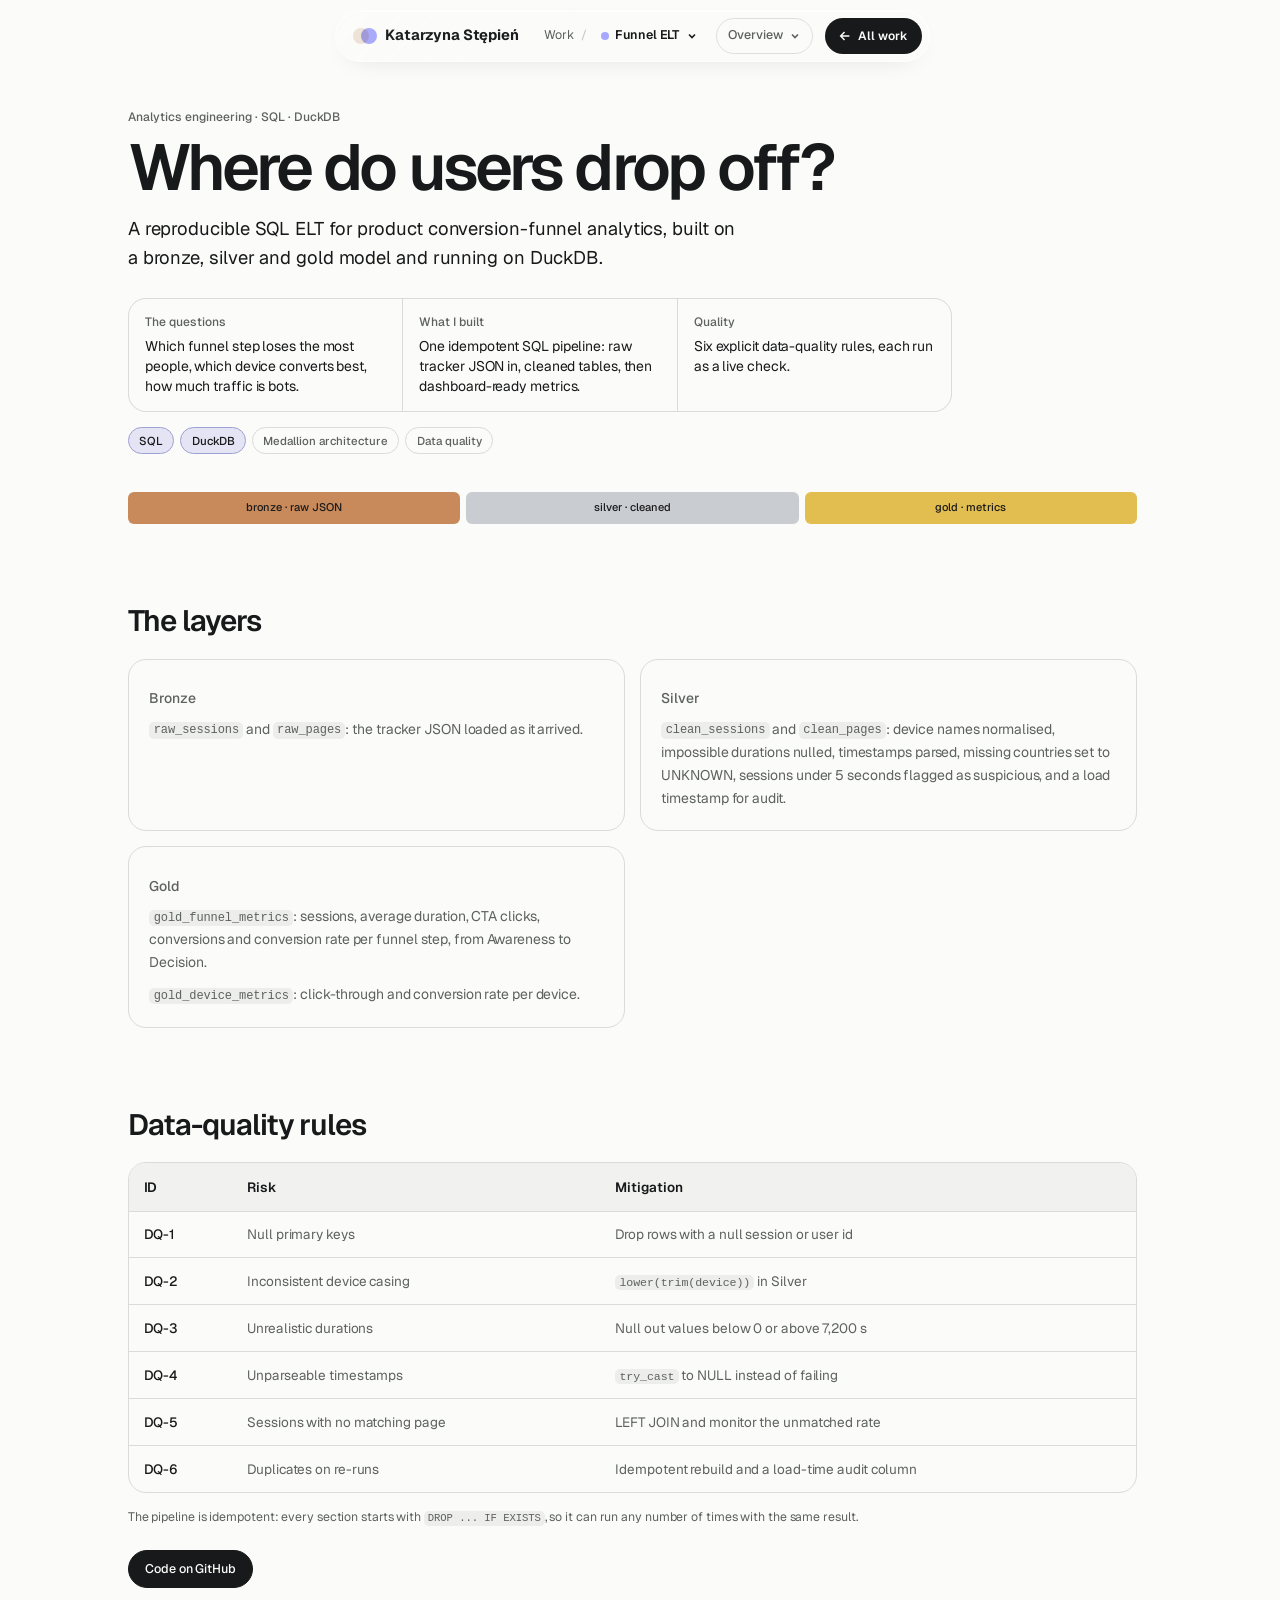
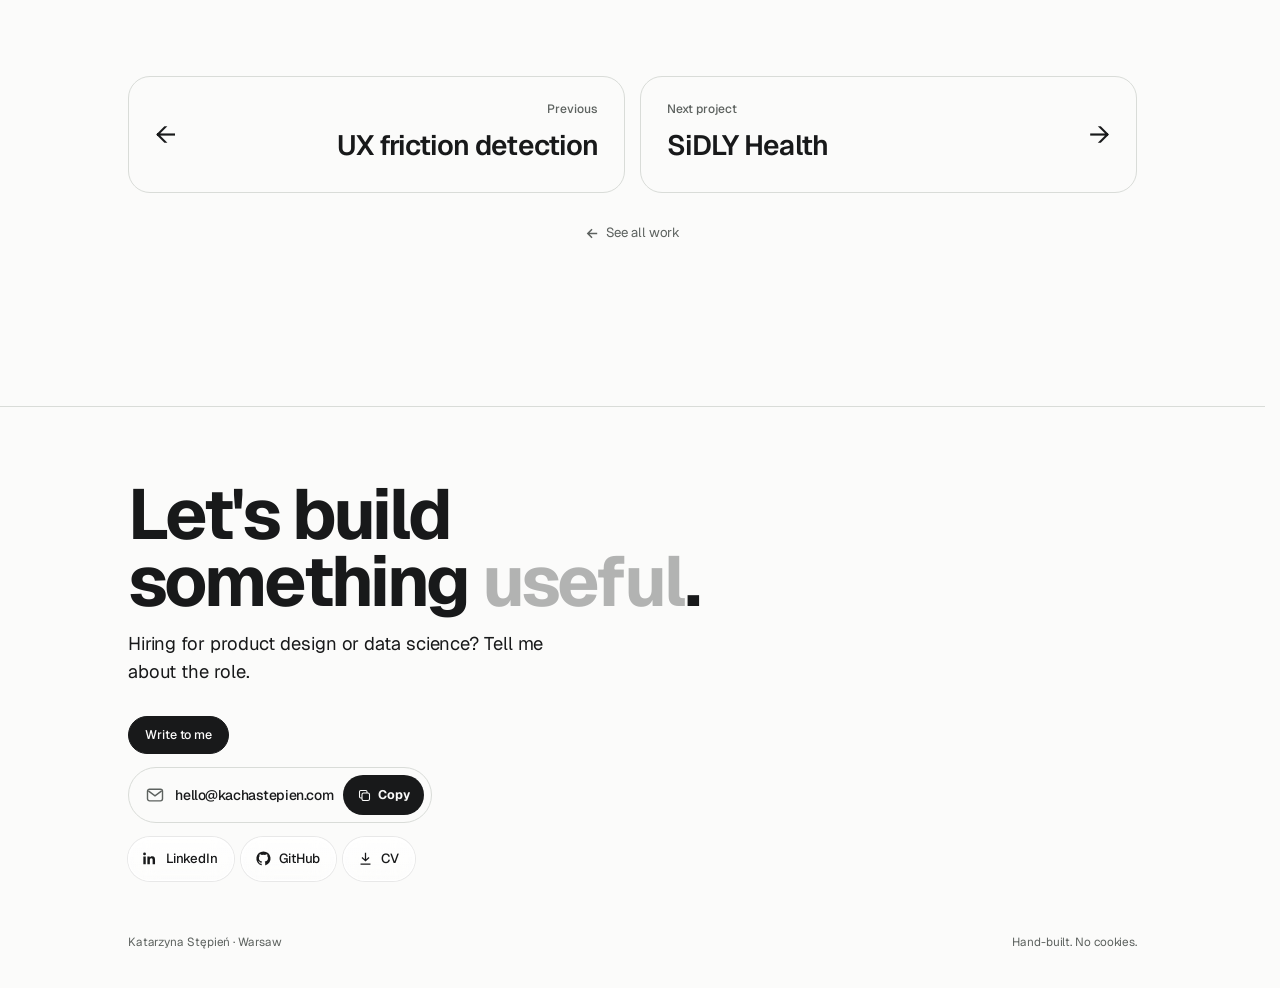
<file: work/funnel-elt/index.html>
<!doctype html>
<html lang="en" data-view="data" data-theme="light">
<head>
<meta charset="utf-8">
<meta name="build" content="1792419099">
<script>
/* GitHub Pages lets browsers keep the page for 10 minutes; if a newer build is live, reload once to get it. */
(function(){try{var b=document.querySelector('meta[name="build"]').content;fetch('/version.txt?'+Date.now(),{cache:'no-store'}).then(function(r){return r.ok?r.text():''}).then(function(v){v=(v||'').trim();if(v&&v!==b&&!sessionStorage.getItem('ks-rl-'+v)){sessionStorage.setItem('ks-rl-'+v,'1');location.reload()}}).catch(function(){})}catch(e){}})();
</script>

<meta name="viewport" content="width=device-width,initial-scale=1,viewport-fit=cover">
<title>Where do users drop off? · Katarzyna Stępień</title>
<meta name="description" content="A reproducible SQL ELT by Katarzyna Stępień for product funnel analytics on DuckDB, with a bronze, silver and gold model and six data-quality checks.">
<link rel="canonical" href="https://kachastepien.com/work/funnel-elt/">
<meta property="og:type" content="article">
<meta property="og:title" content="Where do users drop off? · Katarzyna Stępień">
<meta property="og:description" content="A reproducible SQL ELT by Katarzyna Stępień for product funnel analytics on DuckDB, with a bronze, silver and gold model and six data-quality checks.">
<meta property="og:url" content="https://kachastepien.com/work/funnel-elt/">
<meta property="og:image" content="https://kachastepien.com/assets/og-portrait.png">
<meta name="twitter:card" content="summary_large_image">
<meta name="theme-color" content="#fbfbfa">
<link rel="icon" href="../../favicon.svg" type="image/svg+xml">
<link rel="icon" href="../../favicon-32.png" sizes="32x32" type="image/png">
<link rel="apple-touch-icon" href="../../apple-touch-icon.png">
<link rel="preconnect" href="https://fonts.googleapis.com">
<link rel="preconnect" href="https://fonts.gstatic.com" crossorigin>
<link rel="stylesheet" href="https://fonts.googleapis.com/css2?family=Geist:wght@400;500;600;700&display=swap">
<link rel="stylesheet" href="../../assets/site.css?v=fde129a937">
<script>document.documentElement.classList.add('js')</script>
<script type="application/ld+json">[{"@context": "https://schema.org", "@type": "CreativeWork", "name": "Where do users drop off?", "description": "A reproducible SQL ELT by Katarzyna Stępień for product funnel analytics on DuckDB, with a bronze, silver and gold model and six data-quality checks.", "url": "https://kachastepien.com/work/funnel-elt/", "inLanguage": "en", "author": {"@type": "Person", "@id": "https://kachastepien.com/#person", "name": "Katarzyna Stępień", "alternateName": "Kacha", "url": "https://kachastepien.com/"}, "image": "https://kachastepien.com/assets/og-portrait.png"}, {"@context": "https://schema.org", "@type": "BreadcrumbList", "itemListElement": [{"@type": "ListItem", "position": 1, "name": "Katarzyna Stępień", "item": "https://kachastepien.com/"}, {"@type": "ListItem", "position": 2, "name": "Work", "item": "https://kachastepien.com/#work"}, {"@type": "ListItem", "position": 3, "name": "Funnel ELT", "item": "https://kachastepien.com/work/funnel-elt/"}]}]</script>
<script data-goatcounter="https://kachastepien.goatcounter.com/count" async src="//gc.zgo.at/count.js"></script>
</head>
<body class="cp">
<a class="skip" href="#main">Skip to content</a>
<div class="progress" aria-hidden="true"></div>
<header class="top">
  <div class="wrap glass">
    <a class="brand" href="../../" aria-label="Katarzyna Stępień, home"><span class="mark" aria-hidden="true"><i></i><i></i></span><span>Katarzyna Stępień</span></a>
    <nav class="crumb" aria-label="Breadcrumb"><a class="crumb-home" href="../../?view=data#work">Work</a><span class="sep" aria-hidden="true">/</span>
      <details class="pmenu"><summary aria-label="Switch project"><span class="dot data"></span><span class="pm-cur">Funnel ELT</span><svg viewBox="0 0 12 12" fill="none" stroke="currentColor" stroke-width="1.6" aria-hidden="true"><path d="M3 4.5 6 7.5l3-3"/></svg></summary><div class="pm-list glass"><p class="label">Product design</p><a href="../sidly-health/"><span class="dot design"></span>SiDLY Health</a><a href="../sidly-erp/"><span class="dot design"></span>SiDLY ERP</a><a href="../lemi/"><span class="dot design"></span>Lemi</a><a href="../govbot/"><span class="dot design"></span>GovBot</a><p class="label">Data science</p><a href="../unmasked/"><span class="dot data"></span>Unmasked</a><a href="../healthplatform/"><span class="dot data"></span>HealthPlatform</a><a href="../ux-friction/"><span class="dot data"></span>UX friction detection</a><a href="../funnel-elt/" aria-current="page"><span class="dot data"></span>Funnel ELT</a><a class="pm-all" href="../../?view=data#work"><svg viewBox="0 0 16 16" fill="none" stroke="currentColor" stroke-width="1.6" aria-hidden="true"><path d="M13 8H3M7.5 3.5 3 8l4.5 4.5"/></svg>All work</a></div></details>
    </nav>
    <details class="pmenu smenu"><summary aria-label="Jump to a section"><span class="sm-now">Overview</span><svg viewBox="0 0 12 12" fill="none" stroke="currentColor" stroke-width="1.6" aria-hidden="true"><path d="M3 4.5 6 7.5l3-3"/></svg></summary><div class="pm-list glass"><p class="label">On this page</p><a href="#overview" data-id="overview">Overview</a><a href="#the-layers" data-id="the-layers">The layers</a><a href="#data-quality-rules" data-id="data-quality-rules">Data-quality rules</a></div></details>
    <a class="btn-all" href="../../?view=data#work"><svg viewBox="0 0 16 16" fill="none" stroke="currentColor" stroke-width="1.6" aria-hidden="true"><path d="M13 8H3M7.5 3.5 3 8l4.5 4.5"/></svg><span>All work</span></a>
  </div>
</header>
<nav class="rail" aria-label="Sections"><a href="#overview" data-id="overview"><i></i><span>Overview</span></a><a href="#the-layers" data-id="the-layers"><i></i><span>The layers</span></a><a href="#data-quality-rules" data-id="data-quality-rules"><i></i><span>Data-quality rules</span></a></nav>
<main id="main">
  <article class="wrap cp-wrap">
    <header class="cp-head" id="overview" data-rail="Overview">
      <p class="label reveal">Analytics engineering · SQL · DuckDB</p>
      <h1 class="case-title reveal">Where do users drop off?</h1>
      <p class="lede reveal d1">A reproducible SQL ELT for product conversion-funnel analytics, built on a bronze, silver and gold model and running on DuckDB.</p>
      <div class="tldr reveal d1"><div><p class="label">The questions</p><p>Which funnel step loses the most people, which device converts best, how much traffic is bots.</p></div><div><p class="label">What I built</p><p>One idempotent SQL pipeline: raw tracker JSON in, cleaned tables, then dashboard-ready metrics.</p></div><div><p class="label">Quality</p><p>Six explicit data-quality rules, each run as a live check.</p></div></div>
      <div class="chips reveal"><span class="chip on">SQL</span><span class="chip on">DuckDB</span><span class="chip">Medallion architecture</span><span class="chip">Data quality</span></div>
    </header>
    <div class="cp-hero"><div class="medallion reveal" aria-hidden="true"><span class="b">bronze · raw JSON</span><span class="s">silver · cleaned</span><span class="g">gold · metrics</span></div></div>
    <section class="cp-sec" id="the-layers" data-rail="The layers"><h2 class="reveal">The layers</h2><div class="cards"><div class="card reveal"><p class="label">Bronze</p><p><code>raw_sessions</code> and <code>raw_pages</code>: the tracker JSON loaded as it arrived.</p></div><div class="card reveal"><p class="label">Silver</p><p><code>clean_sessions</code> and <code>clean_pages</code>: device names normalised, impossible durations nulled, timestamps parsed, missing countries set to UNKNOWN, sessions under 5 seconds flagged as suspicious, and a load timestamp for audit.</p></div><div class="card reveal"><p class="label">Gold</p><p><code>gold_funnel_metrics</code>: sessions, average duration, CTA clicks, conversions and conversion rate per funnel step, from Awareness to Decision.</p><p><code>gold_device_metrics</code>: click-through and conversion rate per device.</p></div></div></section>
<section class="cp-sec" id="data-quality-rules" data-rail="Data-quality rules"><h2 class="reveal">Data-quality rules</h2><div class="tbl reveal"><table><thead><tr><th>ID</th><th>Risk</th><th>Mitigation</th></tr></thead><tbody><tr><td>DQ-1</td><td>Null primary keys</td><td>Drop rows with a null session or user id</td></tr><tr><td>DQ-2</td><td>Inconsistent device casing</td><td><code>lower(trim(device))</code> in Silver</td></tr><tr><td>DQ-3</td><td>Unrealistic durations</td><td>Null out values below 0 or above 7,200 s</td></tr><tr><td>DQ-4</td><td>Unparseable timestamps</td><td><code>try_cast</code> to NULL instead of failing</td></tr><tr><td>DQ-5</td><td>Sessions with no matching page</td><td>LEFT JOIN and monitor the unmatched rate</td></tr><tr><td>DQ-6</td><td>Duplicates on re-runs</td><td>Idempotent rebuild and a load-time audit column</td></tr></tbody></table></div><p class="note">The pipeline is idempotent: every section starts with <code>DROP ... IF EXISTS</code>, so it can run any number of times with the same result.</p></section>
<div class="links reveal"><a class="btn solid" href="https://github.com/kachastepien/ELT-processes">Code on GitHub</a></div>
    <nav class="pn reveal" aria-label="More projects">
      <a class="next prev" href="../ux-friction/"><span class="label">Previous</span><b>UX friction detection</b><span class="arrow" aria-hidden="true">←</span></a>
      <a class="next" href="../sidly-health/"><span class="label">Next project</span><b>SiDLY Health</b><span class="arrow" aria-hidden="true">→</span></a>
    </nav>
    <p class="pn-all reveal"><a class="back" href="../../?view=data#work"><svg viewBox="0 0 16 16" fill="none" stroke="currentColor" stroke-width="1.6" aria-hidden="true"><path d="M13 8H3M7.5 3.5 3 8l4.5 4.5"/></svg>See all work</a></p>
  </article>
</main>
<footer class="end" id="contact">
  <div class="wrap">
    <h2 class="reveal">Let's build<br>something <em>useful</em>.</h2>
    <p class="lede reveal d1" style="max-width:30rem">Hiring for product design or data science? Tell me about the role.</p>
    <div class="row reveal d1">
      <a class="btn solid" href="../../#contact">Write to me</a>
      <button class="mailchip" type="button" id="copy-email" aria-label="Copy email address hello@kachastepien.com"><svg viewBox="0 0 24 24" fill="none" stroke="currentColor" stroke-width="1.7" aria-hidden="true"><rect x="3" y="5" width="18" height="14" rx="2.5"/><path d="m4 7 8 6 8-6"/></svg><span id="email">hello@kachastepien.com</span><span class="mc"><svg class="ic-copy" viewBox="0 0 24 24" fill="none" stroke="currentColor" stroke-width="1.7" aria-hidden="true"><rect x="8" y="8" width="12" height="12" rx="2.5"/><path d="M16 8V6a2 2 0 0 0-2-2H6a2 2 0 0 0-2 2v8a2 2 0 0 0 2 2h2"/></svg><b>Copy</b></span></button>
        <div class="socials"><a class="soc" href="https://www.linkedin.com/in/kachastepien" target="_blank" rel="noopener"><svg viewBox="0 0 24 24" aria-hidden="true"><path fill="currentColor" d="M5 3.5a2 2 0 1 1 0 4 2 2 0 0 1 0-4zM3.3 9h3.4v11H3.3zM9 9h3.3v1.5h.1c.5-.9 1.6-1.8 3.3-1.8 3.5 0 4.1 2.3 4.1 5.3V20h-3.4v-5.3c0-1.3 0-2.9-1.8-2.9s-2.1 1.4-2.1 2.8V20H9z"/></svg>LinkedIn</a><a class="soc" href="https://github.com/kachastepien" target="_blank" rel="noopener"><svg viewBox="0 0 24 24" aria-hidden="true"><path fill="currentColor" d="M12 2a10 10 0 0 0-3.2 19.5c.5.1.7-.2.7-.5v-1.7c-2.8.6-3.4-1.3-3.4-1.3-.5-1.2-1.1-1.5-1.1-1.5-.9-.6.1-.6.1-.6 1 .1 1.5 1 1.5 1 .9 1.5 2.4 1.1 2.9.8.1-.6.4-1.1.6-1.3-2.2-.3-4.6-1.1-4.6-5 0-1.1.4-2 1-2.7-.1-.2-.4-1.3.1-2.7 0 0 .8-.3 2.8 1a9.6 9.6 0 0 1 5 0c1.9-1.3 2.8-1 2.8-1 .5 1.4.2 2.5.1 2.7.6.7 1 1.6 1 2.7 0 3.9-2.4 4.7-4.6 5 .4.3.7.9.7 1.9V21c0 .3.2.6.7.5A10 10 0 0 0 12 2z"/></svg>GitHub</a><a class="soc" href="../../assets/katarzyna-stepien-cv.pdf" download="Katarzyna-Stepien-CV.pdf" data-goatcounter-click="cv-download-footer"><svg viewBox="0 0 24 24" fill="none" stroke="currentColor" stroke-width="1.8" aria-hidden="true"><path d="M12 4v11M7 10.5 12 15l5-4.5M5 20h14"/></svg>CV</a></div>
    </div>
    <div class="fine"><span>Katarzyna Stępień · Warsaw</span><span>Hand-built. No cookies.</span></div>
  </div>
</footer>
<script>
(function(){
  var reduce=matchMedia('(prefers-reduced-motion: reduce)').matches;
  var io='IntersectionObserver' in window?new IntersectionObserver(function(es){es.forEach(function(e){if(e.isIntersecting){e.target.classList.add('in');io.unobserve(e.target)}})},{rootMargin:'0px 0px -8% 0px',threshold:.06}):null;
  document.querySelectorAll('.reveal,.metrics').forEach(function(el){io?io.observe(el):el.classList.add('in')});
  var top=document.querySelector('.top'),bar=document.querySelector('.progress');
  function onScroll(){var h=document.documentElement.scrollHeight-innerHeight;bar.style.transform='scaleX('+(h>0?scrollY/h:0)+')';top.classList.toggle('scrolled',scrollY>8)}
  addEventListener('scroll',onScroll,{passive:true});onScroll();
  var now=document.querySelector('.sm-now'),rail=document.querySelector('.rail'),secs=[].slice.call(document.querySelectorAll('[data-rail]'));
  if('IntersectionObserver' in window){var spy=new IntersectionObserver(function(es){es.forEach(function(e){if(!e.isIntersecting)return;var id=e.target.id;now.textContent=e.target.dataset.rail;
    document.querySelectorAll('[data-id]').forEach(function(a){a.classList.toggle('on',a.dataset.id===id)})})},{rootMargin:'-40% 0px -55% 0px'});secs.forEach(function(x){spy.observe(x)})}
  addEventListener('scroll',function(){rail.classList.toggle('show',scrollY>innerHeight*.5)},{passive:true});
  var menus=[].slice.call(document.querySelectorAll('details.pmenu'));
  menus.forEach(function(d){d.addEventListener('toggle',function(){if(d.open)menus.forEach(function(o){if(o!==d)o.open=false})});d.querySelectorAll('a').forEach(function(a){a.addEventListener('click',function(){d.open=false})})});
  document.addEventListener('click',function(e){menus.forEach(function(d){if(d.open&&!d.contains(e.target))d.open=false})});
  document.addEventListener('keydown',function(e){if(e.key==='Escape')menus.forEach(function(d){if(d.open){d.open=false;d.querySelector('summary').focus()}})});
  document.querySelectorAll('.loop,.flow,.pipe').forEach(function(d){var h=document.createElement('p');h.className='swipe-hint';h.textContent='Swipe to see the whole flow →';d.parentNode.insertBefore(h,d.nextSibling)});
  var cb=document.getElementById('copy-email'),em=document.getElementById('email');
  cb.addEventListener('click',function(){try{navigator.clipboard.writeText(em.textContent.trim()).then(function(){cb.classList.add('ok');cb.querySelector('b').textContent='Copied';setTimeout(function(){cb.classList.remove('ok');cb.querySelector('b').textContent='Copy'},1800)})}catch(e){}});
})();
</script>
</body>
</html>
</file>
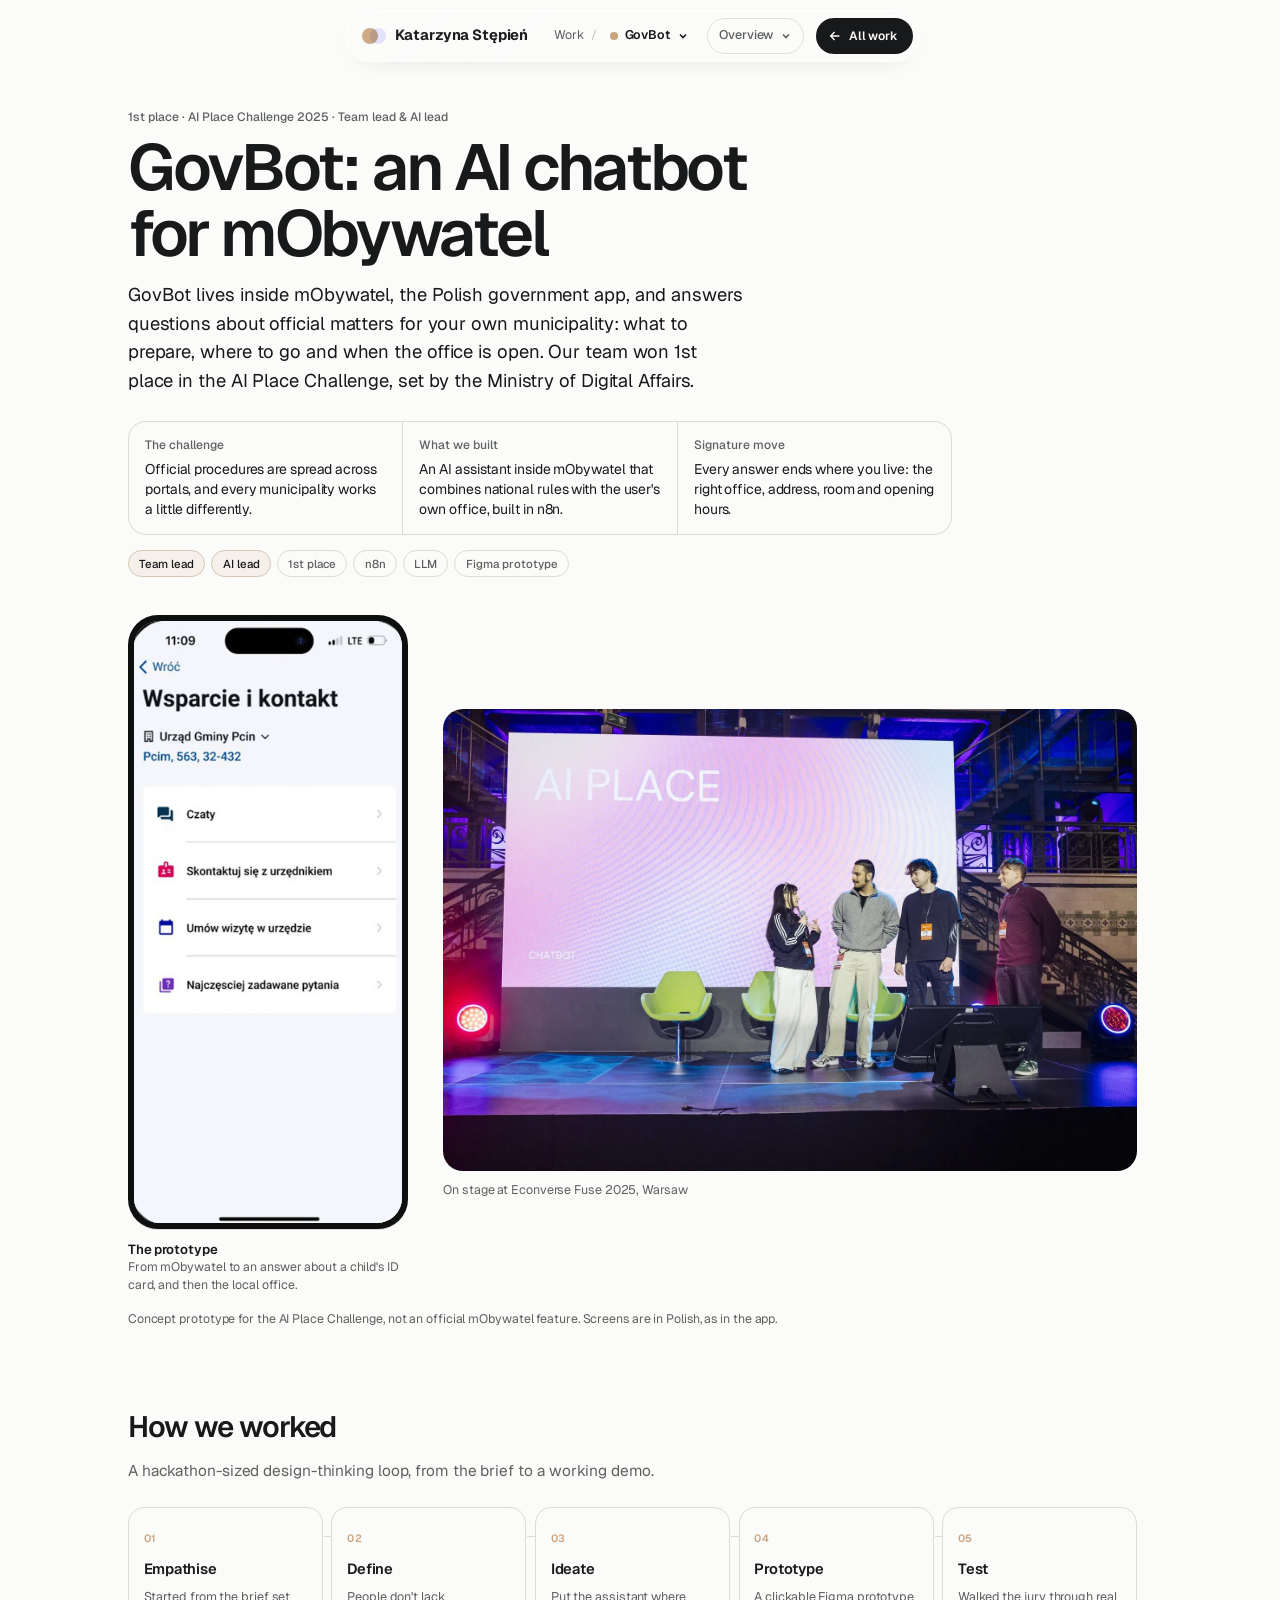
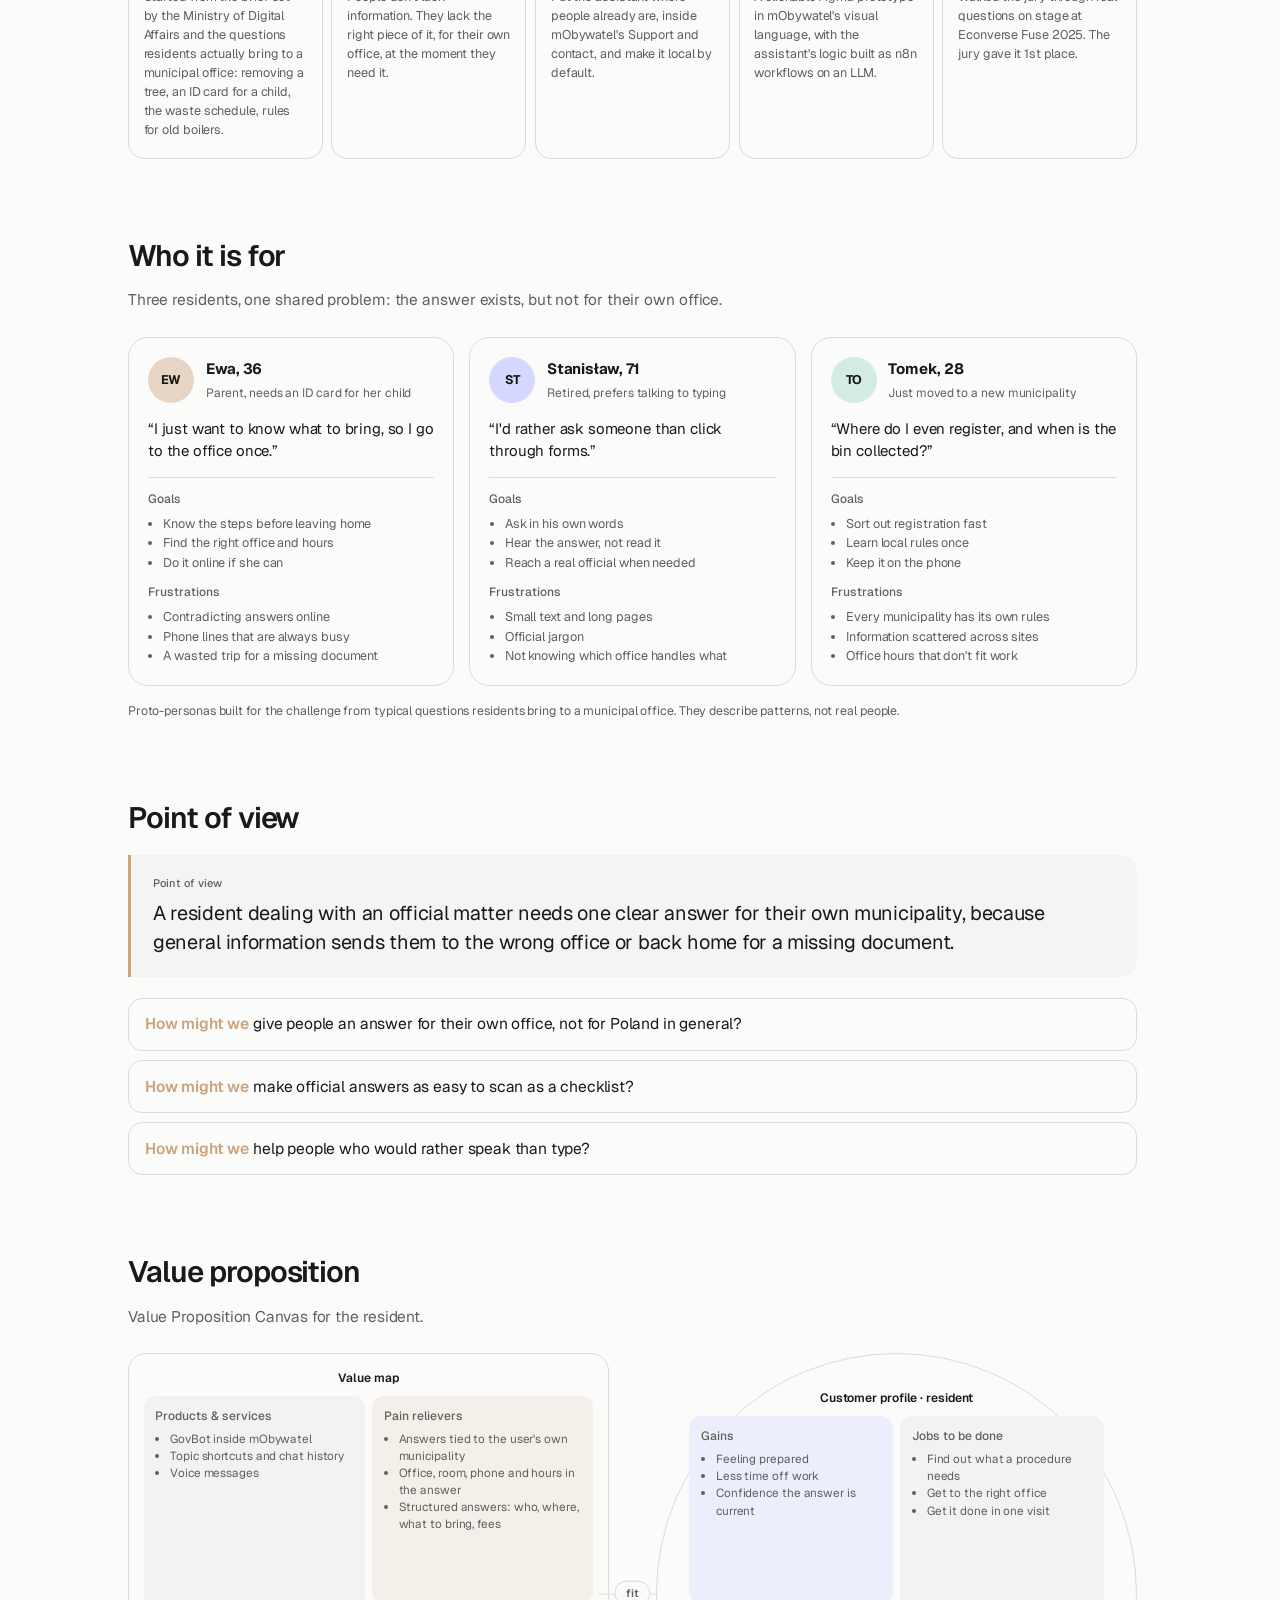
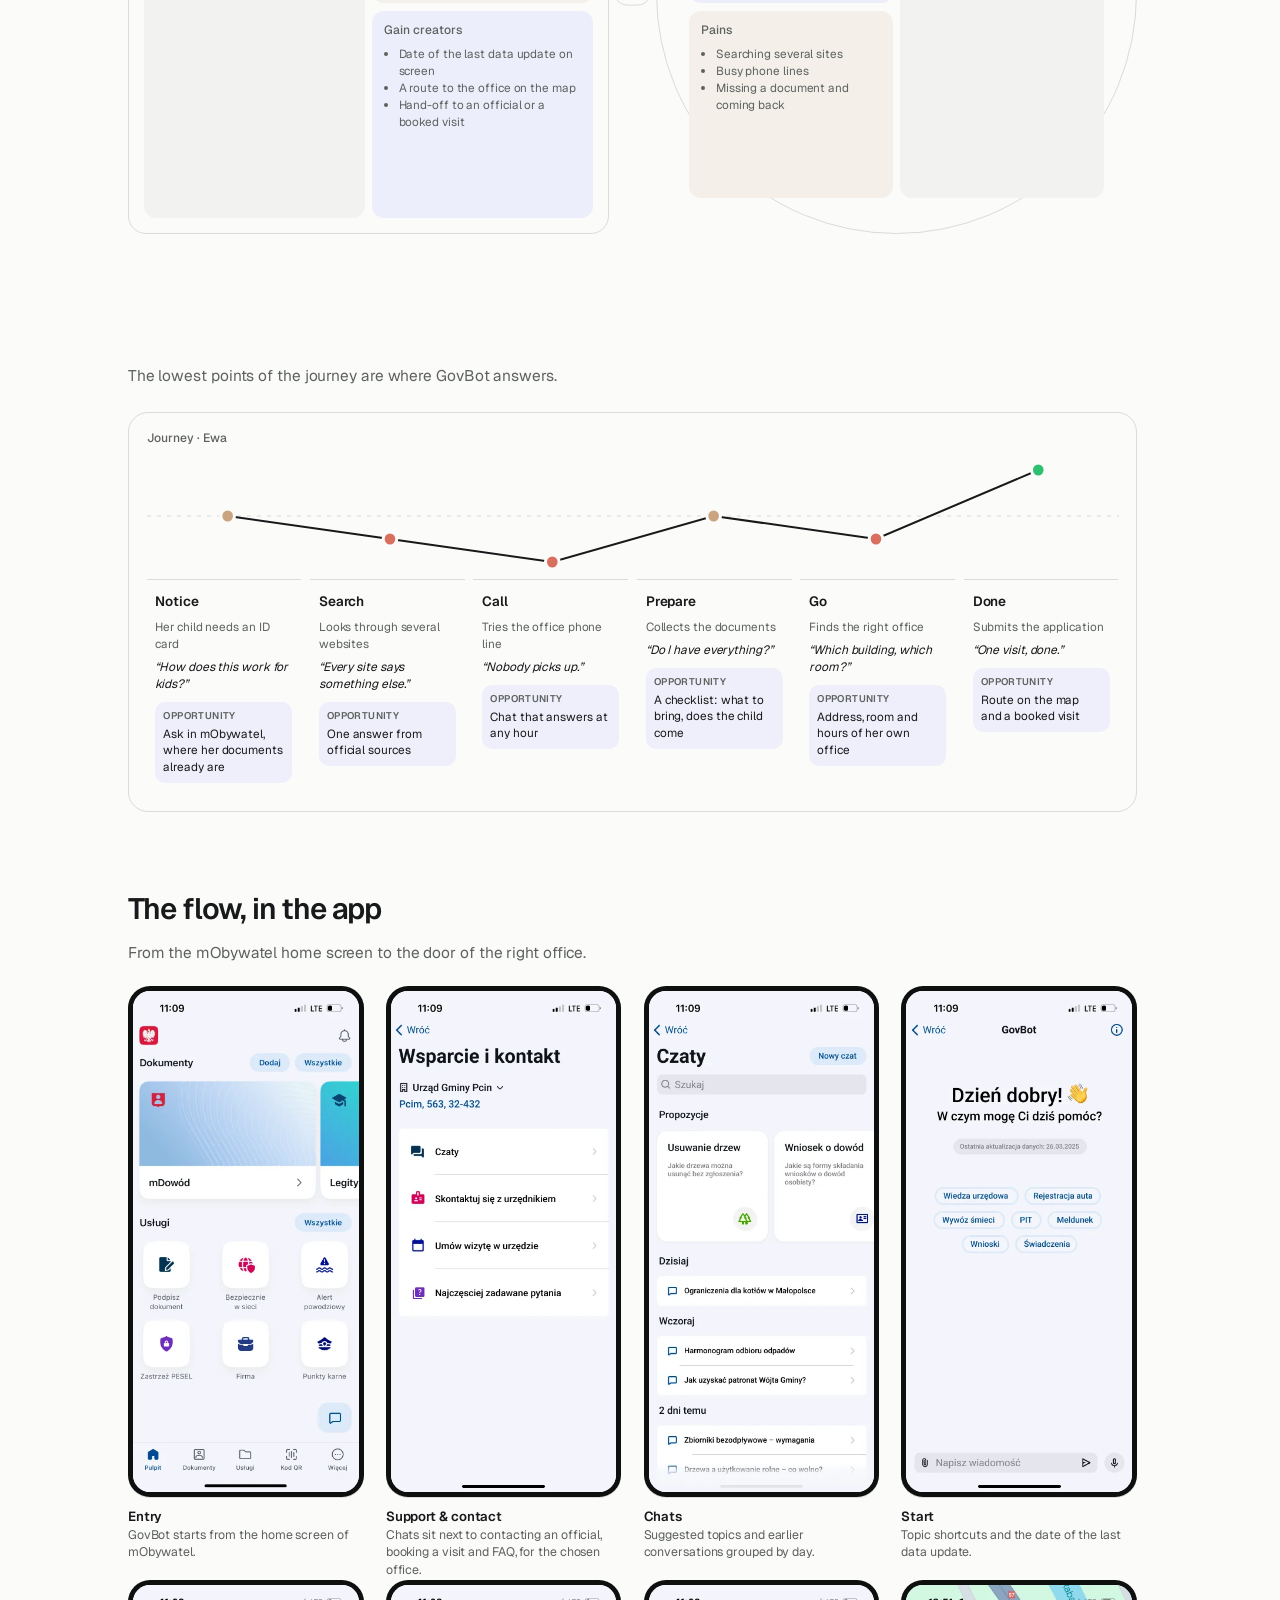
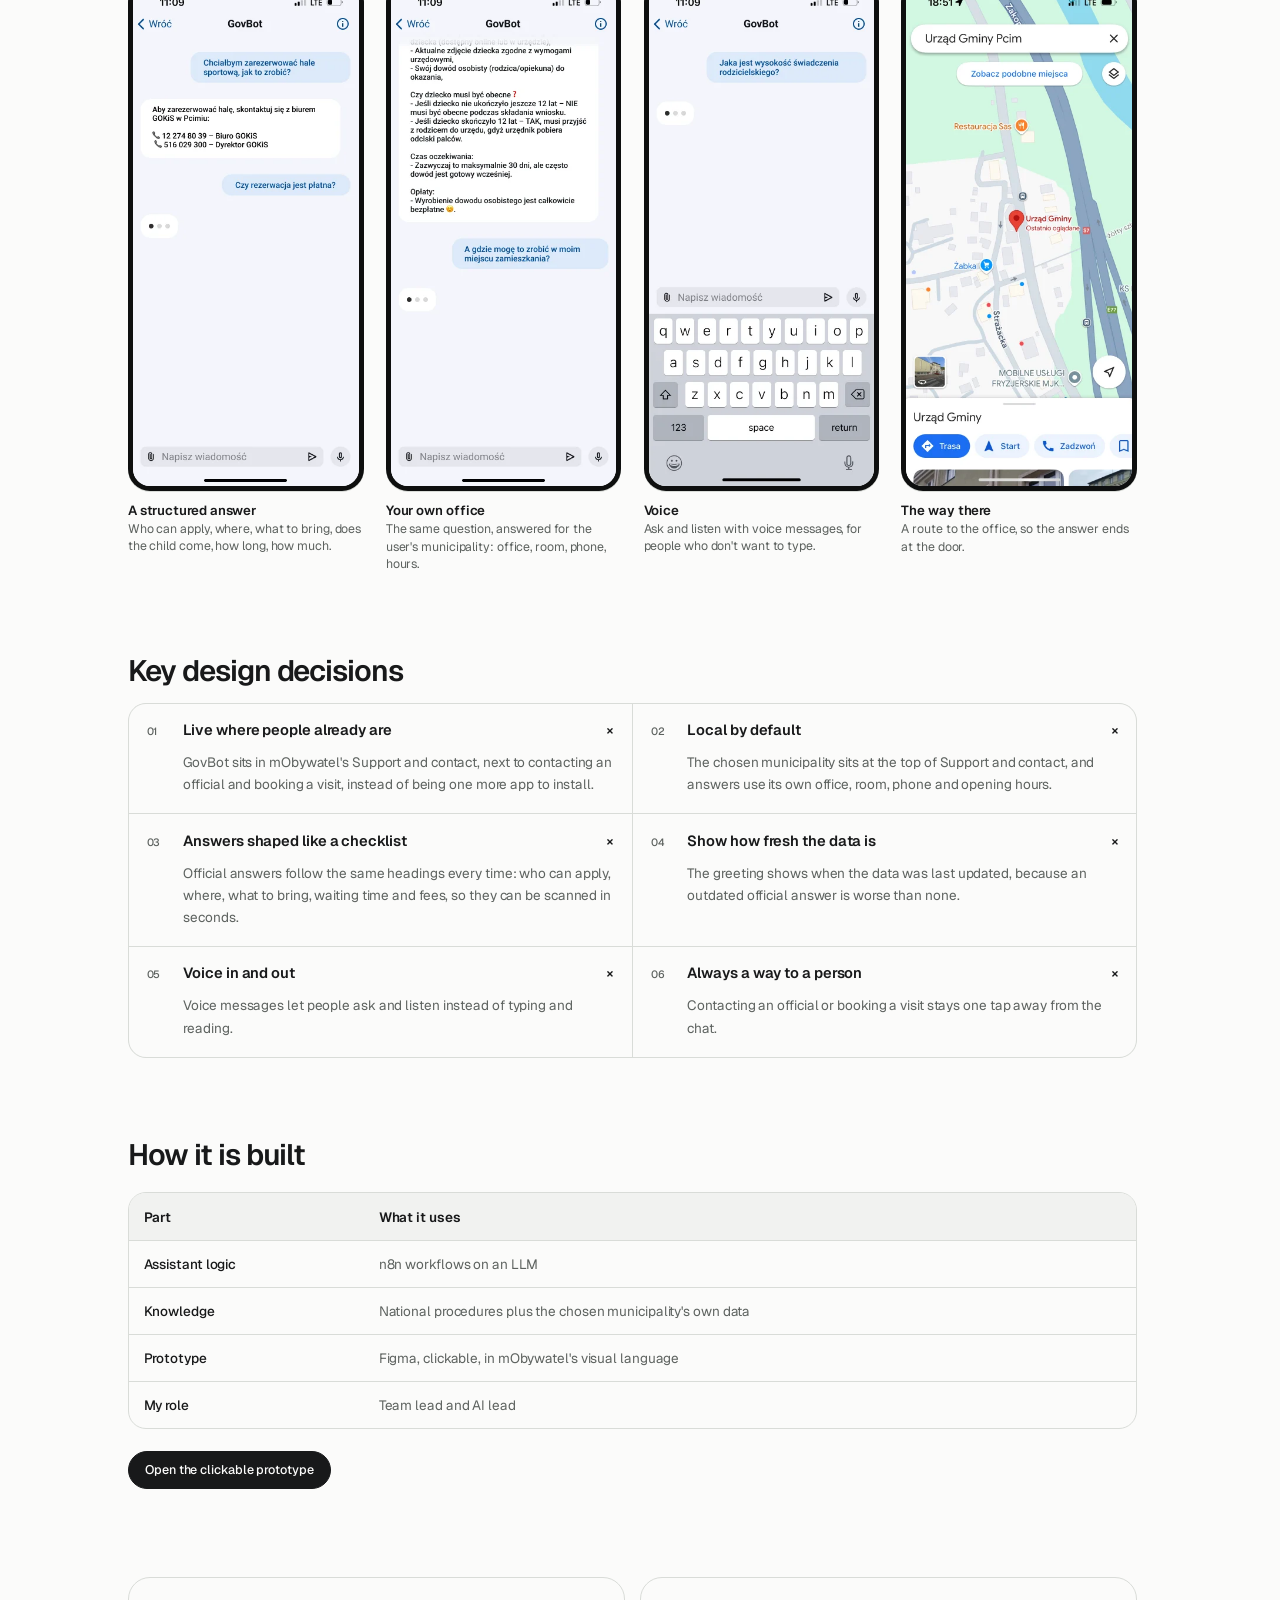
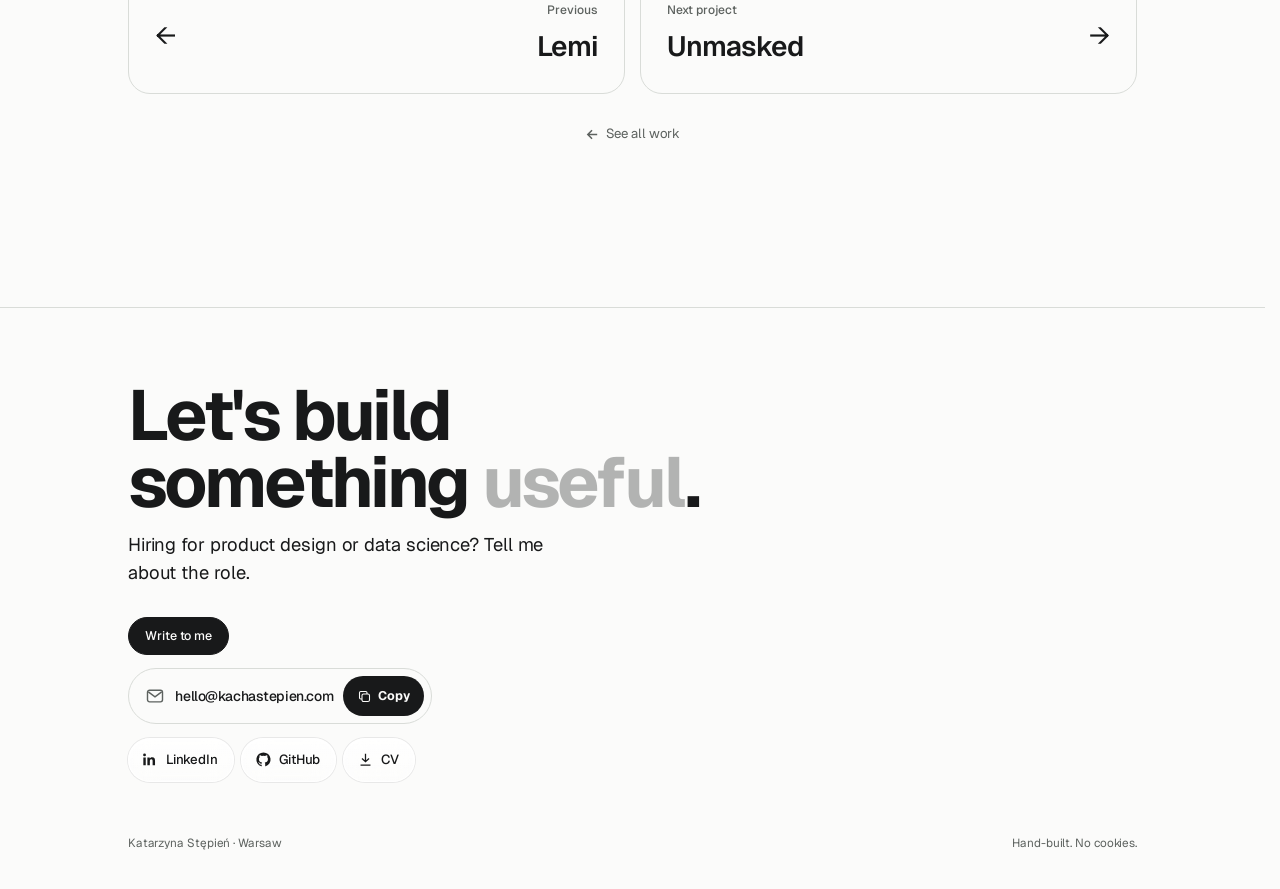
<file: work/govbot/index.html>
<!doctype html>
<html lang="en" data-view="design" data-theme="light">
<head>
<meta charset="utf-8">
<meta name="build" content="1792419099">
<script>
/* GitHub Pages lets browsers keep the page for 10 minutes; if a newer build is live, reload once to get it. */
(function(){try{var b=document.querySelector('meta[name="build"]').content;fetch('/version.txt?'+Date.now(),{cache:'no-store'}).then(function(r){return r.ok?r.text():''}).then(function(v){v=(v||'').trim();if(v&&v!==b&&!sessionStorage.getItem('ks-rl-'+v)){sessionStorage.setItem('ks-rl-'+v,'1');location.reload()}}).catch(function(){})}catch(e){}})();
</script>

<meta name="viewport" content="width=device-width,initial-scale=1,viewport-fit=cover">
<title>GovBot: an AI chatbot for mObywatel · Katarzyna Stępień</title>
<meta name="description" content="GovBot, the AI chatbot for mObywatel that won 1st place in the AI Place Challenge set by the Polish Ministry of Digital Affairs. Katarzyna Stępień was team lead.">
<link rel="canonical" href="https://kachastepien.com/work/govbot/">
<meta property="og:type" content="article">
<meta property="og:title" content="GovBot: an AI chatbot for mObywatel · Katarzyna Stępień">
<meta property="og:description" content="GovBot, the AI chatbot for mObywatel that won 1st place in the AI Place Challenge set by the Polish Ministry of Digital Affairs. Katarzyna Stępień was team lead.">
<meta property="og:url" content="https://kachastepien.com/work/govbot/">
<meta property="og:image" content="https://kachastepien.com/assets/og-portrait.png">
<meta name="twitter:card" content="summary_large_image">
<meta name="theme-color" content="#fbfbfa">
<link rel="icon" href="../../favicon.svg" type="image/svg+xml">
<link rel="icon" href="../../favicon-32.png" sizes="32x32" type="image/png">
<link rel="apple-touch-icon" href="../../apple-touch-icon.png">
<link rel="preconnect" href="https://fonts.googleapis.com">
<link rel="preconnect" href="https://fonts.gstatic.com" crossorigin>
<link rel="stylesheet" href="https://fonts.googleapis.com/css2?family=Geist:wght@400;500;600;700&display=swap">
<link rel="stylesheet" href="../../assets/site.css?v=fde129a937">
<script>document.documentElement.classList.add('js')</script>
<script type="application/ld+json">[{"@context": "https://schema.org", "@type": "CreativeWork", "name": "GovBot: an AI chatbot for mObywatel", "description": "GovBot, the AI chatbot for mObywatel that won 1st place in the AI Place Challenge set by the Polish Ministry of Digital Affairs. Katarzyna Stępień was team lead.", "url": "https://kachastepien.com/work/govbot/", "inLanguage": "en", "author": {"@type": "Person", "@id": "https://kachastepien.com/#person", "name": "Katarzyna Stępień", "alternateName": "Kacha", "url": "https://kachastepien.com/"}, "image": "https://kachastepien.com/assets/og-portrait.png"}, {"@context": "https://schema.org", "@type": "BreadcrumbList", "itemListElement": [{"@type": "ListItem", "position": 1, "name": "Katarzyna Stępień", "item": "https://kachastepien.com/"}, {"@type": "ListItem", "position": 2, "name": "Work", "item": "https://kachastepien.com/#work"}, {"@type": "ListItem", "position": 3, "name": "GovBot", "item": "https://kachastepien.com/work/govbot/"}]}]</script>
<script data-goatcounter="https://kachastepien.goatcounter.com/count" async src="//gc.zgo.at/count.js"></script>
</head>
<body class="cp">
<a class="skip" href="#main">Skip to content</a>
<div class="progress" aria-hidden="true"></div>
<header class="top">
  <div class="wrap glass">
    <a class="brand" href="../../" aria-label="Katarzyna Stępień, home"><span class="mark" aria-hidden="true"><i></i><i></i></span><span>Katarzyna Stępień</span></a>
    <nav class="crumb" aria-label="Breadcrumb"><a class="crumb-home" href="../../?view=design#work">Work</a><span class="sep" aria-hidden="true">/</span>
      <details class="pmenu"><summary aria-label="Switch project"><span class="dot design"></span><span class="pm-cur">GovBot</span><svg viewBox="0 0 12 12" fill="none" stroke="currentColor" stroke-width="1.6" aria-hidden="true"><path d="M3 4.5 6 7.5l3-3"/></svg></summary><div class="pm-list glass"><p class="label">Product design</p><a href="../sidly-health/"><span class="dot design"></span>SiDLY Health</a><a href="../sidly-erp/"><span class="dot design"></span>SiDLY ERP</a><a href="../lemi/"><span class="dot design"></span>Lemi</a><a href="../govbot/" aria-current="page"><span class="dot design"></span>GovBot</a><p class="label">Data science</p><a href="../unmasked/"><span class="dot data"></span>Unmasked</a><a href="../healthplatform/"><span class="dot data"></span>HealthPlatform</a><a href="../ux-friction/"><span class="dot data"></span>UX friction detection</a><a href="../funnel-elt/"><span class="dot data"></span>Funnel ELT</a><a class="pm-all" href="../../?view=design#work"><svg viewBox="0 0 16 16" fill="none" stroke="currentColor" stroke-width="1.6" aria-hidden="true"><path d="M13 8H3M7.5 3.5 3 8l4.5 4.5"/></svg>All work</a></div></details>
    </nav>
    <details class="pmenu smenu"><summary aria-label="Jump to a section"><span class="sm-now">Overview</span><svg viewBox="0 0 12 12" fill="none" stroke="currentColor" stroke-width="1.6" aria-hidden="true"><path d="M3 4.5 6 7.5l3-3"/></svg></summary><div class="pm-list glass"><p class="label">On this page</p><a href="#overview" data-id="overview">Overview</a><a href="#how-we-worked" data-id="how-we-worked">How we worked</a><a href="#who-it-is-for" data-id="who-it-is-for">Who it is for</a><a href="#point-of-view" data-id="point-of-view">Point of view</a><a href="#value-proposition" data-id="value-proposition">Value proposition</a><a href="#an-official-matter-mapped" data-id="an-official-matter-mapped">An official matter, mapped</a><a href="#the-flow-in-the-app" data-id="the-flow-in-the-app">The flow, in the app</a><a href="#key-design-decisions" data-id="key-design-decisions">Key design decisions</a><a href="#how-it-is-built" data-id="how-it-is-built">How it is built</a></div></details>
    <a class="btn-all" href="../../?view=design#work"><svg viewBox="0 0 16 16" fill="none" stroke="currentColor" stroke-width="1.6" aria-hidden="true"><path d="M13 8H3M7.5 3.5 3 8l4.5 4.5"/></svg><span>All work</span></a>
  </div>
</header>
<nav class="rail" aria-label="Sections"><a href="#overview" data-id="overview"><i></i><span>Overview</span></a><a href="#how-we-worked" data-id="how-we-worked"><i></i><span>How we worked</span></a><a href="#who-it-is-for" data-id="who-it-is-for"><i></i><span>Who it is for</span></a><a href="#point-of-view" data-id="point-of-view"><i></i><span>Point of view</span></a><a href="#value-proposition" data-id="value-proposition"><i></i><span>Value proposition</span></a><a href="#an-official-matter-mapped" data-id="an-official-matter-mapped"><i></i><span>An official matter, mapped</span></a><a href="#the-flow-in-the-app" data-id="the-flow-in-the-app"><i></i><span>The flow, in the app</span></a><a href="#key-design-decisions" data-id="key-design-decisions"><i></i><span>Key design decisions</span></a><a href="#how-it-is-built" data-id="how-it-is-built"><i></i><span>How it is built</span></a></nav>
<main id="main">
  <article class="wrap cp-wrap">
    <header class="cp-head" id="overview" data-rail="Overview">
      <p class="label reveal">1st place · AI Place Challenge 2025 · Team lead &amp; AI lead</p>
      <h1 class="case-title reveal">GovBot: an AI chatbot for mObywatel</h1>
      <p class="lede reveal d1">GovBot lives inside mObywatel, the Polish government app, and answers questions about official matters for your own municipality: what to prepare, where to go and when the office is open. Our team won 1st place in the AI Place Challenge, set by the Ministry of Digital Affairs.</p>
      <div class="tldr reveal d1"><div><p class="label">The challenge</p><p>Official procedures are spread across portals, and every municipality works a little differently.</p></div><div><p class="label">What we built</p><p>An AI assistant inside mObywatel that combines national rules with the user's own office, built in n8n.</p></div><div><p class="label">Signature move</p><p>Every answer ends where you live: the right office, address, room and opening hours.</p></div></div>
      <div class="chips reveal"><span class="chip on">Team lead</span><span class="chip on">AI lead</span><span class="chip">1st place</span><span class="chip">n8n</span><span class="chip">LLM</span><span class="chip">Figma prototype</span></div>
    </header>
    <div class="cp-hero"><div class="gb-hero"><figure class="phone vid reveal"><div class="device"><video src="../../assets/govbot/govbot-prototype.mp4" poster="../../assets/govbot/govbot-poster.webp" autoplay muted loop playsinline preload="metadata" aria-label="Screen recording of the GovBot prototype: from the mObywatel home screen to an answer about a child's ID card and the local office"></video></div><figcaption><b>The prototype</b>From mObywatel to an answer about a child's ID card, and then the local office.</figcaption></figure><div class="gb-photo reveal"><img decoding="async" loading="lazy" src="../../assets/govbot/stage.webp" width="1600" height="1067" alt="The team presenting GovBot on the AI Place stage at Econverse Fuse 2025"><p>On stage at Econverse Fuse 2025, Warsaw</p></div></div><p class="note">Concept prototype for the AI Place Challenge, not an official mObywatel feature. Screens are in Polish, as in the app.</p></div>
    <section class="cp-sec" id="how-we-worked" data-rail="How we worked"><h2 class="reveal">How we worked</h2><p class="cp-lead reveal">A hackathon-sized design-thinking loop, from the brief to a working demo.</p><ol class="process reveal"><li><span class="pr-n">01</span><b>Empathise</b><p>Started from the brief set by the Ministry of Digital Affairs and the questions residents actually bring to a municipal office: removing a tree, an ID card for a child, the waste schedule, rules for old boilers.</p></li><li><span class="pr-n">02</span><b>Define</b><p>People don't lack information. They lack the right piece of it, for their own office, at the moment they need it.</p></li><li><span class="pr-n">03</span><b>Ideate</b><p>Put the assistant where people already are, inside mObywatel's Support and contact, and make it local by default.</p></li><li><span class="pr-n">04</span><b>Prototype</b><p>A clickable Figma prototype in mObywatel's visual language, with the assistant's logic built as n8n workflows on an LLM.</p></li><li><span class="pr-n">05</span><b>Test</b><p>Walked the jury through real questions on stage at Econverse Fuse 2025. The jury gave it 1st place.</p></li></ol></section>
<section class="cp-sec" id="who-it-is-for" data-rail="Who it is for"><h2 class="reveal">Who it is for</h2><p class="cp-lead reveal">Three residents, one shared problem: the answer exists, but not for their own office.</p><div class="personas"><article class="persona reveal"><header><span class="pa" style="--c:#c9a47e">EW</span><div><b>Ewa, 36</b><span>Parent, needs an ID card for her child</span></div></header><p class="pq">“I just want to know what to bring, so I go to the office once.”</p><div class="pgp"><div><p class="label">Goals</p><ul><li>Know the steps before leaving home</li><li>Find the right office and hours</li><li>Do it online if she can</li></ul></div><div><p class="label">Frustrations</p><ul><li>Contradicting answers online</li><li>Phone lines that are always busy</li><li>A wasted trip for a missing document</li></ul></div></div></article><article class="persona reveal"><header><span class="pa" style="--c:#a6a8ff">ST</span><div><b>Stanisław, 71</b><span>Retired, prefers talking to typing</span></div></header><p class="pq">“I'd rather ask someone than click through forms.”</p><div class="pgp"><div><p class="label">Goals</p><ul><li>Ask in his own words</li><li>Hear the answer, not read it</li><li>Reach a real official when needed</li></ul></div><div><p class="label">Frustrations</p><ul><li>Small text and long pages</li><li>Official jargon</li><li>Not knowing which office handles what</li></ul></div></div></article><article class="persona reveal"><header><span class="pa" style="--c:#9bd3c0">TO</span><div><b>Tomek, 28</b><span>Just moved to a new municipality</span></div></header><p class="pq">“Where do I even register, and when is the bin collected?”</p><div class="pgp"><div><p class="label">Goals</p><ul><li>Sort out registration fast</li><li>Learn local rules once</li><li>Keep it on the phone</li></ul></div><div><p class="label">Frustrations</p><ul><li>Every municipality has its own rules</li><li>Information scattered across sites</li><li>Office hours that don't fit work</li></ul></div></div></article></div><p class="note reveal">Proto-personas built for the challenge from typical questions residents bring to a municipal office. They describe patterns, not real people.</p></section>
<section class="cp-sec" id="point-of-view" data-rail="Point of view"><h2 class="reveal">Point of view</h2><blockquote class="pov reveal"><span class="label">Point of view</span>A resident dealing with an official matter needs one clear answer for their own municipality, because general information sends them to the wrong office or back home for a missing document.</blockquote><ul class="hmw reveal"><li><span>How might we</span> give people an answer for their own office, not for Poland in general?</li><li><span>How might we</span> make official answers as easy to scan as a checklist?</li><li><span>How might we</span> help people who would rather speak than type?</li></ul></section>
<section class="cp-sec" id="value-proposition" data-rail="Value proposition"><h2 class="reveal">Value proposition</h2><p class="cp-lead reveal">Value Proposition Canvas for the resident.</p><div class="vpc reveal"><div class="vpc-map"><p class="vpc-h">Value map</p><div class="vq vq-p"><p class="label">Products &amp; services</p><ul><li>GovBot inside mObywatel</li><li>Topic shortcuts and chat history</li><li>Voice messages</li></ul></div><div class="vq vq-r"><p class="label">Pain relievers</p><ul><li>Answers tied to the user's own municipality</li><li>Office, room, phone and hours in the answer</li><li>Structured answers: who, where, what to bring, fees</li></ul></div><div class="vq vq-c"><p class="label">Gain creators</p><ul><li>Date of the last data update on screen</li><li>A route to the office on the map</li><li>Hand-off to an official or a booked visit</li></ul></div></div><span class="vpc-fit" aria-hidden="true">fit</span><div class="vpc-prof"><p class="vpc-h">Customer profile · resident</p><div class="vq vq-j"><p class="label">Jobs to be done</p><ul><li>Find out what a procedure needs</li><li>Get to the right office</li><li>Get it done in one visit</li></ul></div><div class="vq vq-pa"><p class="label">Pains</p><ul><li>Searching several sites</li><li>Busy phone lines</li><li>Missing a document and coming back</li></ul></div><div class="vq vq-g"><p class="label">Gains</p><ul><li>Feeling prepared</li><li>Less time off work</li><li>Confidence the answer is current</li></ul></div></div></div></section>
<section class="cp-sec" id="an-official-matter-mapped" data-rail="An official matter, mapped"><h2 class="reveal">An official matter, mapped</h2><p class="cp-lead reveal">The lowest points of the journey are where GovBot answers.</p><div class="journey reveal" style="--n:6"><p class="label">Journey · Ewa</p><svg class="jcurve" viewBox="0 0 1000 120" preserveAspectRatio="none" aria-hidden="true"><line x1="0" x2="1000" y1="60.0" y2="60.0" class="mid-l"/><path d="M83,60 L250,83 L417,106 L583,60 L750,83 L917,14"/><circle cx="83" cy="60" r="7" class="mid"/><circle cx="250" cy="83" r="7" class="lo"/><circle cx="417" cy="106" r="7" class="lo"/><circle cx="583" cy="60" r="7" class="mid"/><circle cx="750" cy="83" r="7" class="lo"/><circle cx="917" cy="14" r="7" class="hi"/></svg><div class="jcols"><div class="jc"><p class="js">Notice</p><p class="jd">Her child needs an ID card</p><p class="jt">“How does this work for kids?”</p><p class="jo"><span>Opportunity</span>Ask in mObywatel, where her documents already are</p></div><div class="jc"><p class="js">Search</p><p class="jd">Looks through several websites</p><p class="jt">“Every site says something else.”</p><p class="jo"><span>Opportunity</span>One answer from official sources</p></div><div class="jc"><p class="js">Call</p><p class="jd">Tries the office phone line</p><p class="jt">“Nobody picks up.”</p><p class="jo"><span>Opportunity</span>Chat that answers at any hour</p></div><div class="jc"><p class="js">Prepare</p><p class="jd">Collects the documents</p><p class="jt">“Do I have everything?”</p><p class="jo"><span>Opportunity</span>A checklist: what to bring, does the child come</p></div><div class="jc"><p class="js">Go</p><p class="jd">Finds the right office</p><p class="jt">“Which building, which room?”</p><p class="jo"><span>Opportunity</span>Address, room and hours of her own office</p></div><div class="jc"><p class="js">Done</p><p class="jd">Submits the application</p><p class="jt">“One visit, done.”</p><p class="jo"><span>Opportunity</span>Route on the map and a booked visit</p></div></div></div></section>
<section class="cp-sec" id="the-flow-in-the-app" data-rail="The flow, in the app"><h2 class="reveal">The flow, in the app</h2><p class="cp-lead reveal">From the mObywatel home screen to the door of the right office.</p><div class="phones"><figure class="phone reveal"><div class="device"><img decoding="async" src="../../assets/govbot/home.webp" alt="mObywatel home screen with the GovBot entry" loading="lazy" width="393" height="851"></div><figcaption><b>Entry</b>GovBot starts from the home screen of mObywatel.</figcaption></figure><figure class="phone reveal"><div class="device"><img decoding="async" src="../../assets/govbot/support.webp" alt="Support and contact screen for the municipal office" loading="lazy" width="393" height="851"></div><figcaption><b>Support &amp; contact</b>Chats sit next to contacting an official, booking a visit and FAQ, for the chosen office.</figcaption></figure><figure class="phone reveal"><div class="device"><img decoding="async" src="../../assets/govbot/chats.webp" alt="Chats screen with suggestions and history" loading="lazy" width="393" height="851"></div><figcaption><b>Chats</b>Suggested topics and earlier conversations grouped by day.</figcaption></figure><figure class="phone reveal"><div class="device"><img decoding="async" src="../../assets/govbot/hello.webp" alt="GovBot greeting with topic shortcuts" loading="lazy" width="393" height="851"></div><figcaption><b>Start</b>Topic shortcuts and the date of the last data update.</figcaption></figure></div><div class="phones"><figure class="phone reveal"><div class="device"><img decoding="async" src="../../assets/govbot/answer.webp" alt="Structured answer about a child&#x27;s ID card" loading="lazy" width="393" height="851"></div><figcaption><b>A structured answer</b>Who can apply, where, what to bring, does the child come, how long, how much.</figcaption></figure><figure class="phone reveal"><div class="device"><img decoding="async" src="../../assets/govbot/local.webp" alt="Answer with the local office details" loading="lazy" width="393" height="851"></div><figcaption><b>Your own office</b>The same question, answered for the user's municipality: office, room, phone, hours.</figcaption></figure><figure class="phone reveal"><div class="device"><img decoding="async" src="../../assets/govbot/voice.webp" alt="Conversation with voice messages" loading="lazy" width="393" height="851"></div><figcaption><b>Voice</b>Ask and listen with voice messages, for people who don't want to type.</figcaption></figure><figure class="phone reveal"><div class="device"><img decoding="async" src="../../assets/govbot/map.webp" alt="Map with the route to the municipal office" loading="lazy" width="393" height="851"></div><figcaption><b>The way there</b>A route to the office, so the answer ends at the door.</figcaption></figure></div></section>
<section class="cp-sec" id="key-design-decisions" data-rail="Key design decisions"><h2 class="reveal">Key design decisions</h2><ol class="decisions reveal"><li><details open><summary>Live where people already are</summary><p>GovBot sits in mObywatel's Support and contact, next to contacting an official and booking a visit, instead of being one more app to install.</p></details></li><li><details open><summary>Local by default</summary><p>The chosen municipality sits at the top of Support and contact, and answers use its own office, room, phone and opening hours.</p></details></li><li><details open><summary>Answers shaped like a checklist</summary><p>Official answers follow the same headings every time: who can apply, where, what to bring, waiting time and fees, so they can be scanned in seconds.</p></details></li><li><details open><summary>Show how fresh the data is</summary><p>The greeting shows when the data was last updated, because an outdated official answer is worse than none.</p></details></li><li><details open><summary>Voice in and out</summary><p>Voice messages let people ask and listen instead of typing and reading.</p></details></li><li><details open><summary>Always a way to a person</summary><p>Contacting an official or booking a visit stays one tap away from the chat.</p></details></li></ol></section>
<section class="cp-sec" id="how-it-is-built" data-rail="How it is built"><h2 class="reveal">How it is built</h2><div class="tbl reveal"><table><thead><tr><th>Part</th><th>What it uses</th></tr></thead><tbody><tr><td>Assistant logic</td><td>n8n workflows on an LLM</td></tr><tr><td>Knowledge</td><td>National procedures plus the chosen municipality's own data</td></tr><tr><td>Prototype</td><td>Figma, clickable, in mObywatel's visual language</td></tr><tr><td>My role</td><td>Team lead and AI lead</td></tr></tbody></table></div><div class="links reveal"><a class="btn solid" href="https://www.figma.com/proto/EOTTWQdoZ3btnTGtyjaXaP?node-id=0-1&t=qHPOiibk2nObztgy-6">Open the clickable prototype</a></div></section>
    <nav class="pn reveal" aria-label="More projects">
      <a class="next prev" href="../lemi/"><span class="label">Previous</span><b>Lemi</b><span class="arrow" aria-hidden="true">←</span></a>
      <a class="next" href="../unmasked/"><span class="label">Next project</span><b>Unmasked</b><span class="arrow" aria-hidden="true">→</span></a>
    </nav>
    <p class="pn-all reveal"><a class="back" href="../../?view=design#work"><svg viewBox="0 0 16 16" fill="none" stroke="currentColor" stroke-width="1.6" aria-hidden="true"><path d="M13 8H3M7.5 3.5 3 8l4.5 4.5"/></svg>See all work</a></p>
  </article>
</main>
<footer class="end" id="contact">
  <div class="wrap">
    <h2 class="reveal">Let's build<br>something <em>useful</em>.</h2>
    <p class="lede reveal d1" style="max-width:30rem">Hiring for product design or data science? Tell me about the role.</p>
    <div class="row reveal d1">
      <a class="btn solid" href="../../#contact">Write to me</a>
      <button class="mailchip" type="button" id="copy-email" aria-label="Copy email address hello@kachastepien.com"><svg viewBox="0 0 24 24" fill="none" stroke="currentColor" stroke-width="1.7" aria-hidden="true"><rect x="3" y="5" width="18" height="14" rx="2.5"/><path d="m4 7 8 6 8-6"/></svg><span id="email">hello@kachastepien.com</span><span class="mc"><svg class="ic-copy" viewBox="0 0 24 24" fill="none" stroke="currentColor" stroke-width="1.7" aria-hidden="true"><rect x="8" y="8" width="12" height="12" rx="2.5"/><path d="M16 8V6a2 2 0 0 0-2-2H6a2 2 0 0 0-2 2v8a2 2 0 0 0 2 2h2"/></svg><b>Copy</b></span></button>
        <div class="socials"><a class="soc" href="https://www.linkedin.com/in/kachastepien" target="_blank" rel="noopener"><svg viewBox="0 0 24 24" aria-hidden="true"><path fill="currentColor" d="M5 3.5a2 2 0 1 1 0 4 2 2 0 0 1 0-4zM3.3 9h3.4v11H3.3zM9 9h3.3v1.5h.1c.5-.9 1.6-1.8 3.3-1.8 3.5 0 4.1 2.3 4.1 5.3V20h-3.4v-5.3c0-1.3 0-2.9-1.8-2.9s-2.1 1.4-2.1 2.8V20H9z"/></svg>LinkedIn</a><a class="soc" href="https://github.com/kachastepien" target="_blank" rel="noopener"><svg viewBox="0 0 24 24" aria-hidden="true"><path fill="currentColor" d="M12 2a10 10 0 0 0-3.2 19.5c.5.1.7-.2.7-.5v-1.7c-2.8.6-3.4-1.3-3.4-1.3-.5-1.2-1.1-1.5-1.1-1.5-.9-.6.1-.6.1-.6 1 .1 1.5 1 1.5 1 .9 1.5 2.4 1.1 2.9.8.1-.6.4-1.1.6-1.3-2.2-.3-4.6-1.1-4.6-5 0-1.1.4-2 1-2.7-.1-.2-.4-1.3.1-2.7 0 0 .8-.3 2.8 1a9.6 9.6 0 0 1 5 0c1.9-1.3 2.8-1 2.8-1 .5 1.4.2 2.5.1 2.7.6.7 1 1.6 1 2.7 0 3.9-2.4 4.7-4.6 5 .4.3.7.9.7 1.9V21c0 .3.2.6.7.5A10 10 0 0 0 12 2z"/></svg>GitHub</a><a class="soc" href="../../assets/katarzyna-stepien-cv.pdf" download="Katarzyna-Stepien-CV.pdf" data-goatcounter-click="cv-download-footer"><svg viewBox="0 0 24 24" fill="none" stroke="currentColor" stroke-width="1.8" aria-hidden="true"><path d="M12 4v11M7 10.5 12 15l5-4.5M5 20h14"/></svg>CV</a></div>
    </div>
    <div class="fine"><span>Katarzyna Stępień · Warsaw</span><span>Hand-built. No cookies.</span></div>
  </div>
</footer>
<script>
(function(){
  var reduce=matchMedia('(prefers-reduced-motion: reduce)').matches;
  var io='IntersectionObserver' in window?new IntersectionObserver(function(es){es.forEach(function(e){if(e.isIntersecting){e.target.classList.add('in');io.unobserve(e.target)}})},{rootMargin:'0px 0px -8% 0px',threshold:.06}):null;
  document.querySelectorAll('.reveal,.metrics').forEach(function(el){io?io.observe(el):el.classList.add('in')});
  var top=document.querySelector('.top'),bar=document.querySelector('.progress');
  function onScroll(){var h=document.documentElement.scrollHeight-innerHeight;bar.style.transform='scaleX('+(h>0?scrollY/h:0)+')';top.classList.toggle('scrolled',scrollY>8)}
  addEventListener('scroll',onScroll,{passive:true});onScroll();
  var now=document.querySelector('.sm-now'),rail=document.querySelector('.rail'),secs=[].slice.call(document.querySelectorAll('[data-rail]'));
  if('IntersectionObserver' in window){var spy=new IntersectionObserver(function(es){es.forEach(function(e){if(!e.isIntersecting)return;var id=e.target.id;now.textContent=e.target.dataset.rail;
    document.querySelectorAll('[data-id]').forEach(function(a){a.classList.toggle('on',a.dataset.id===id)})})},{rootMargin:'-40% 0px -55% 0px'});secs.forEach(function(x){spy.observe(x)})}
  addEventListener('scroll',function(){rail.classList.toggle('show',scrollY>innerHeight*.5)},{passive:true});
  var menus=[].slice.call(document.querySelectorAll('details.pmenu'));
  menus.forEach(function(d){d.addEventListener('toggle',function(){if(d.open)menus.forEach(function(o){if(o!==d)o.open=false})});d.querySelectorAll('a').forEach(function(a){a.addEventListener('click',function(){d.open=false})})});
  document.addEventListener('click',function(e){menus.forEach(function(d){if(d.open&&!d.contains(e.target))d.open=false})});
  document.addEventListener('keydown',function(e){if(e.key==='Escape')menus.forEach(function(d){if(d.open){d.open=false;d.querySelector('summary').focus()}})});
  document.querySelectorAll('.loop,.flow,.pipe').forEach(function(d){var h=document.createElement('p');h.className='swipe-hint';h.textContent='Swipe to see the whole flow →';d.parentNode.insertBefore(h,d.nextSibling)});
  var cb=document.getElementById('copy-email'),em=document.getElementById('email');
  cb.addEventListener('click',function(){try{navigator.clipboard.writeText(em.textContent.trim()).then(function(){cb.classList.add('ok');cb.querySelector('b').textContent='Copied';setTimeout(function(){cb.classList.remove('ok');cb.querySelector('b').textContent='Copy'},1800)})}catch(e){}});
})();
</script>
</body>
</html>
</file>
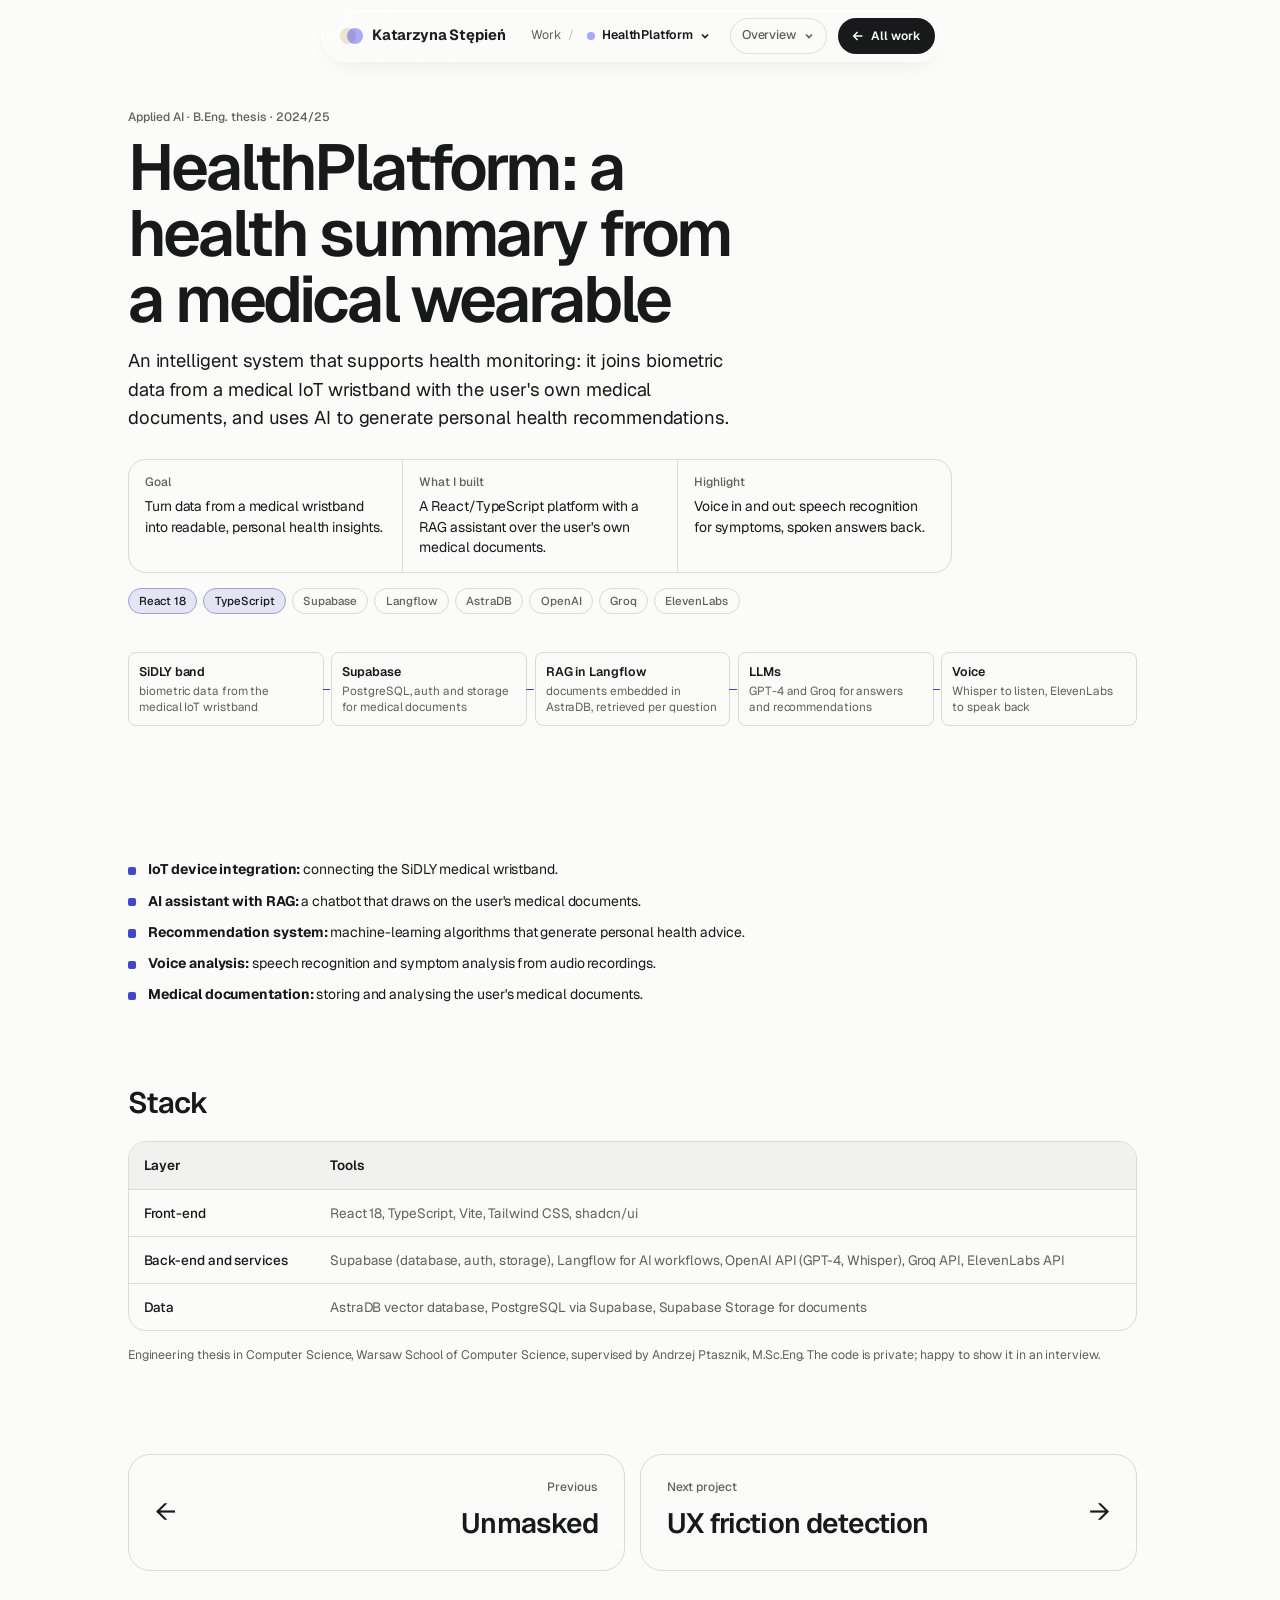
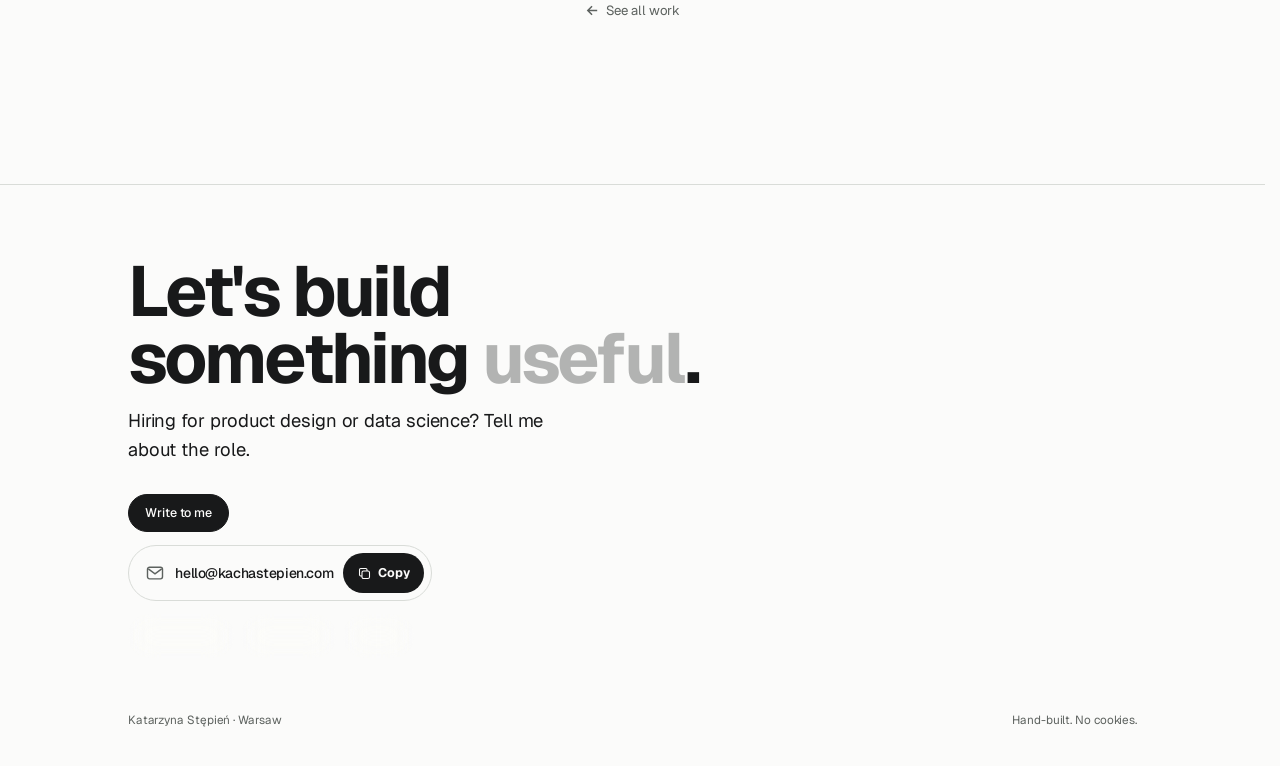
<file: work/healthplatform/index.html>
<!doctype html>
<html lang="en" data-view="data" data-theme="light">
<head>
<meta charset="utf-8">
<meta name="build" content="1792419099">
<script>
/* GitHub Pages lets browsers keep the page for 10 minutes; if a newer build is live, reload once to get it. */
(function(){try{var b=document.querySelector('meta[name="build"]').content;fetch('/version.txt?'+Date.now(),{cache:'no-store'}).then(function(r){return r.ok?r.text():''}).then(function(v){v=(v||'').trim();if(v&&v!==b&&!sessionStorage.getItem('ks-rl-'+v)){sessionStorage.setItem('ks-rl-'+v,'1');location.reload()}}).catch(function(){})}catch(e){}})();
</script>

<meta name="viewport" content="width=device-width,initial-scale=1,viewport-fit=cover">
<title>HealthPlatform: a health summary from a medical wearable · Katarzyna Stępień</title>
<meta name="description" content="HealthPlatform, Katarzyna Stępień&#x27;s engineering thesis: biometric data from a medical wristband and medical documents turned into health summaries with RAG and voice.">
<link rel="canonical" href="https://kachastepien.com/work/healthplatform/">
<meta property="og:type" content="article">
<meta property="og:title" content="HealthPlatform: a health summary from a medical wearable · Katarzyna Stępień">
<meta property="og:description" content="HealthPlatform, Katarzyna Stępień&#x27;s engineering thesis: biometric data from a medical wristband and medical documents turned into health summaries with RAG and voice.">
<meta property="og:url" content="https://kachastepien.com/work/healthplatform/">
<meta property="og:image" content="https://kachastepien.com/assets/og-portrait.png">
<meta name="twitter:card" content="summary_large_image">
<meta name="theme-color" content="#fbfbfa">
<link rel="icon" href="../../favicon.svg" type="image/svg+xml">
<link rel="icon" href="../../favicon-32.png" sizes="32x32" type="image/png">
<link rel="apple-touch-icon" href="../../apple-touch-icon.png">
<link rel="preconnect" href="https://fonts.googleapis.com">
<link rel="preconnect" href="https://fonts.gstatic.com" crossorigin>
<link rel="stylesheet" href="https://fonts.googleapis.com/css2?family=Geist:wght@400;500;600;700&display=swap">
<link rel="stylesheet" href="../../assets/site.css?v=fde129a937">
<script>document.documentElement.classList.add('js')</script>
<script type="application/ld+json">[{"@context": "https://schema.org", "@type": "CreativeWork", "name": "HealthPlatform: a health summary from a medical wearable", "description": "HealthPlatform, Katarzyna Stępień's engineering thesis: biometric data from a medical wristband and medical documents turned into health summaries with RAG and voice.", "url": "https://kachastepien.com/work/healthplatform/", "inLanguage": "en", "author": {"@type": "Person", "@id": "https://kachastepien.com/#person", "name": "Katarzyna Stępień", "alternateName": "Kacha", "url": "https://kachastepien.com/"}, "image": "https://kachastepien.com/assets/og-portrait.png"}, {"@context": "https://schema.org", "@type": "BreadcrumbList", "itemListElement": [{"@type": "ListItem", "position": 1, "name": "Katarzyna Stępień", "item": "https://kachastepien.com/"}, {"@type": "ListItem", "position": 2, "name": "Work", "item": "https://kachastepien.com/#work"}, {"@type": "ListItem", "position": 3, "name": "HealthPlatform", "item": "https://kachastepien.com/work/healthplatform/"}]}]</script>
<script data-goatcounter="https://kachastepien.goatcounter.com/count" async src="//gc.zgo.at/count.js"></script>
</head>
<body class="cp">
<a class="skip" href="#main">Skip to content</a>
<div class="progress" aria-hidden="true"></div>
<header class="top">
  <div class="wrap glass">
    <a class="brand" href="../../" aria-label="Katarzyna Stępień, home"><span class="mark" aria-hidden="true"><i></i><i></i></span><span>Katarzyna Stępień</span></a>
    <nav class="crumb" aria-label="Breadcrumb"><a class="crumb-home" href="../../?view=data#work">Work</a><span class="sep" aria-hidden="true">/</span>
      <details class="pmenu"><summary aria-label="Switch project"><span class="dot data"></span><span class="pm-cur">HealthPlatform</span><svg viewBox="0 0 12 12" fill="none" stroke="currentColor" stroke-width="1.6" aria-hidden="true"><path d="M3 4.5 6 7.5l3-3"/></svg></summary><div class="pm-list glass"><p class="label">Product design</p><a href="../sidly-health/"><span class="dot design"></span>SiDLY Health</a><a href="../sidly-erp/"><span class="dot design"></span>SiDLY ERP</a><a href="../lemi/"><span class="dot design"></span>Lemi</a><a href="../govbot/"><span class="dot design"></span>GovBot</a><p class="label">Data science</p><a href="../unmasked/"><span class="dot data"></span>Unmasked</a><a href="../healthplatform/" aria-current="page"><span class="dot data"></span>HealthPlatform</a><a href="../ux-friction/"><span class="dot data"></span>UX friction detection</a><a href="../funnel-elt/"><span class="dot data"></span>Funnel ELT</a><a class="pm-all" href="../../?view=data#work"><svg viewBox="0 0 16 16" fill="none" stroke="currentColor" stroke-width="1.6" aria-hidden="true"><path d="M13 8H3M7.5 3.5 3 8l4.5 4.5"/></svg>All work</a></div></details>
    </nav>
    <details class="pmenu smenu"><summary aria-label="Jump to a section"><span class="sm-now">Overview</span><svg viewBox="0 0 12 12" fill="none" stroke="currentColor" stroke-width="1.6" aria-hidden="true"><path d="M3 4.5 6 7.5l3-3"/></svg></summary><div class="pm-list glass"><p class="label">On this page</p><a href="#overview" data-id="overview">Overview</a><a href="#objectives" data-id="objectives">Objectives</a><a href="#stack" data-id="stack">Stack</a></div></details>
    <a class="btn-all" href="../../?view=data#work"><svg viewBox="0 0 16 16" fill="none" stroke="currentColor" stroke-width="1.6" aria-hidden="true"><path d="M13 8H3M7.5 3.5 3 8l4.5 4.5"/></svg><span>All work</span></a>
  </div>
</header>
<nav class="rail" aria-label="Sections"><a href="#overview" data-id="overview"><i></i><span>Overview</span></a><a href="#objectives" data-id="objectives"><i></i><span>Objectives</span></a><a href="#stack" data-id="stack"><i></i><span>Stack</span></a></nav>
<main id="main">
  <article class="wrap cp-wrap">
    <header class="cp-head" id="overview" data-rail="Overview">
      <p class="label reveal">Applied AI · B.Eng. thesis · 2024/25</p>
      <h1 class="case-title reveal">HealthPlatform: a health summary from a medical wearable</h1>
      <p class="lede reveal d1">An intelligent system that supports health monitoring: it joins biometric data from a medical IoT wristband with the user's own medical documents, and uses AI to generate personal health recommendations.</p>
      <div class="tldr reveal d1"><div><p class="label">Goal</p><p>Turn data from a medical wristband into readable, personal health insights.</p></div><div><p class="label">What I built</p><p>A React/TypeScript platform with a RAG assistant over the user's own medical documents.</p></div><div><p class="label">Highlight</p><p>Voice in and out: speech recognition for symptoms, spoken answers back.</p></div></div>
      <div class="chips reveal"><span class="chip on">React 18</span><span class="chip on">TypeScript</span><span class="chip">Supabase</span><span class="chip">Langflow</span><span class="chip">AstraDB</span><span class="chip">OpenAI</span><span class="chip">Groq</span><span class="chip">ElevenLabs</span></div>
    </header>
    <div class="cp-hero"><div class="arch reveal" aria-label="System architecture, simplified">
      <div><b>SiDLY band</b><span>biometric data from the medical IoT wristband</span></div>
      <div><b>Supabase</b><span>PostgreSQL, auth and storage for medical documents</span></div>
      <div><b>RAG in Langflow</b><span>documents embedded in AstraDB, retrieved per question</span></div>
      <div><b>LLMs</b><span>GPT-4 and Groq for answers and recommendations</span></div>
      <div><b>Voice</b><span>Whisper to listen, ElevenLabs to speak back</span></div>
    </div></div>
    <section class="cp-sec" id="objectives" data-rail="Objectives"><h2 class="reveal">Objectives</h2><ul class="feat reveal"><li><b>IoT device integration:</b> connecting the SiDLY medical wristband.</li><li><b>AI assistant with RAG:</b> a chatbot that draws on the user's medical documents.</li><li><b>Recommendation system:</b> machine-learning algorithms that generate personal health advice.</li><li><b>Voice analysis:</b> speech recognition and symptom analysis from audio recordings.</li><li><b>Medical documentation:</b> storing and analysing the user's medical documents.</li></ul></section>
<section class="cp-sec" id="stack" data-rail="Stack"><h2 class="reveal">Stack</h2><div class="tbl reveal"><table><thead><tr><th>Layer</th><th>Tools</th></tr></thead><tbody><tr><td>Front-end</td><td>React 18, TypeScript, Vite, Tailwind CSS, shadcn/ui</td></tr><tr><td>Back-end and services</td><td>Supabase (database, auth, storage), Langflow for AI workflows, OpenAI API (GPT-4, Whisper), Groq API, ElevenLabs API</td></tr><tr><td>Data</td><td>AstraDB vector database, PostgreSQL via Supabase, Supabase Storage for documents</td></tr></tbody></table></div></section>
<p class="note">Engineering thesis in Computer Science, Warsaw School of Computer Science, supervised by Andrzej Ptasznik, M.Sc.Eng. The code is private; happy to show it in an interview.</p>
    <nav class="pn reveal" aria-label="More projects">
      <a class="next prev" href="../unmasked/"><span class="label">Previous</span><b>Unmasked</b><span class="arrow" aria-hidden="true">←</span></a>
      <a class="next" href="../ux-friction/"><span class="label">Next project</span><b>UX friction detection</b><span class="arrow" aria-hidden="true">→</span></a>
    </nav>
    <p class="pn-all reveal"><a class="back" href="../../?view=data#work"><svg viewBox="0 0 16 16" fill="none" stroke="currentColor" stroke-width="1.6" aria-hidden="true"><path d="M13 8H3M7.5 3.5 3 8l4.5 4.5"/></svg>See all work</a></p>
  </article>
</main>
<footer class="end" id="contact">
  <div class="wrap">
    <h2 class="reveal">Let's build<br>something <em>useful</em>.</h2>
    <p class="lede reveal d1" style="max-width:30rem">Hiring for product design or data science? Tell me about the role.</p>
    <div class="row reveal d1">
      <a class="btn solid" href="../../#contact">Write to me</a>
      <button class="mailchip" type="button" id="copy-email" aria-label="Copy email address hello@kachastepien.com"><svg viewBox="0 0 24 24" fill="none" stroke="currentColor" stroke-width="1.7" aria-hidden="true"><rect x="3" y="5" width="18" height="14" rx="2.5"/><path d="m4 7 8 6 8-6"/></svg><span id="email">hello@kachastepien.com</span><span class="mc"><svg class="ic-copy" viewBox="0 0 24 24" fill="none" stroke="currentColor" stroke-width="1.7" aria-hidden="true"><rect x="8" y="8" width="12" height="12" rx="2.5"/><path d="M16 8V6a2 2 0 0 0-2-2H6a2 2 0 0 0-2 2v8a2 2 0 0 0 2 2h2"/></svg><b>Copy</b></span></button>
        <div class="socials"><a class="soc" href="https://www.linkedin.com/in/kachastepien" target="_blank" rel="noopener"><svg viewBox="0 0 24 24" aria-hidden="true"><path fill="currentColor" d="M5 3.5a2 2 0 1 1 0 4 2 2 0 0 1 0-4zM3.3 9h3.4v11H3.3zM9 9h3.3v1.5h.1c.5-.9 1.6-1.8 3.3-1.8 3.5 0 4.1 2.3 4.1 5.3V20h-3.4v-5.3c0-1.3 0-2.9-1.8-2.9s-2.1 1.4-2.1 2.8V20H9z"/></svg>LinkedIn</a><a class="soc" href="https://github.com/kachastepien" target="_blank" rel="noopener"><svg viewBox="0 0 24 24" aria-hidden="true"><path fill="currentColor" d="M12 2a10 10 0 0 0-3.2 19.5c.5.1.7-.2.7-.5v-1.7c-2.8.6-3.4-1.3-3.4-1.3-.5-1.2-1.1-1.5-1.1-1.5-.9-.6.1-.6.1-.6 1 .1 1.5 1 1.5 1 .9 1.5 2.4 1.1 2.9.8.1-.6.4-1.1.6-1.3-2.2-.3-4.6-1.1-4.6-5 0-1.1.4-2 1-2.7-.1-.2-.4-1.3.1-2.7 0 0 .8-.3 2.8 1a9.6 9.6 0 0 1 5 0c1.9-1.3 2.8-1 2.8-1 .5 1.4.2 2.5.1 2.7.6.7 1 1.6 1 2.7 0 3.9-2.4 4.7-4.6 5 .4.3.7.9.7 1.9V21c0 .3.2.6.7.5A10 10 0 0 0 12 2z"/></svg>GitHub</a><a class="soc" href="../../assets/katarzyna-stepien-cv.pdf" download="Katarzyna-Stepien-CV.pdf" data-goatcounter-click="cv-download-footer"><svg viewBox="0 0 24 24" fill="none" stroke="currentColor" stroke-width="1.8" aria-hidden="true"><path d="M12 4v11M7 10.5 12 15l5-4.5M5 20h14"/></svg>CV</a></div>
    </div>
    <div class="fine"><span>Katarzyna Stępień · Warsaw</span><span>Hand-built. No cookies.</span></div>
  </div>
</footer>
<script>
(function(){
  var reduce=matchMedia('(prefers-reduced-motion: reduce)').matches;
  var io='IntersectionObserver' in window?new IntersectionObserver(function(es){es.forEach(function(e){if(e.isIntersecting){e.target.classList.add('in');io.unobserve(e.target)}})},{rootMargin:'0px 0px -8% 0px',threshold:.06}):null;
  document.querySelectorAll('.reveal,.metrics').forEach(function(el){io?io.observe(el):el.classList.add('in')});
  var top=document.querySelector('.top'),bar=document.querySelector('.progress');
  function onScroll(){var h=document.documentElement.scrollHeight-innerHeight;bar.style.transform='scaleX('+(h>0?scrollY/h:0)+')';top.classList.toggle('scrolled',scrollY>8)}
  addEventListener('scroll',onScroll,{passive:true});onScroll();
  var now=document.querySelector('.sm-now'),rail=document.querySelector('.rail'),secs=[].slice.call(document.querySelectorAll('[data-rail]'));
  if('IntersectionObserver' in window){var spy=new IntersectionObserver(function(es){es.forEach(function(e){if(!e.isIntersecting)return;var id=e.target.id;now.textContent=e.target.dataset.rail;
    document.querySelectorAll('[data-id]').forEach(function(a){a.classList.toggle('on',a.dataset.id===id)})})},{rootMargin:'-40% 0px -55% 0px'});secs.forEach(function(x){spy.observe(x)})}
  addEventListener('scroll',function(){rail.classList.toggle('show',scrollY>innerHeight*.5)},{passive:true});
  var menus=[].slice.call(document.querySelectorAll('details.pmenu'));
  menus.forEach(function(d){d.addEventListener('toggle',function(){if(d.open)menus.forEach(function(o){if(o!==d)o.open=false})});d.querySelectorAll('a').forEach(function(a){a.addEventListener('click',function(){d.open=false})})});
  document.addEventListener('click',function(e){menus.forEach(function(d){if(d.open&&!d.contains(e.target))d.open=false})});
  document.addEventListener('keydown',function(e){if(e.key==='Escape')menus.forEach(function(d){if(d.open){d.open=false;d.querySelector('summary').focus()}})});
  document.querySelectorAll('.loop,.flow,.pipe').forEach(function(d){var h=document.createElement('p');h.className='swipe-hint';h.textContent='Swipe to see the whole flow →';d.parentNode.insertBefore(h,d.nextSibling)});
  var cb=document.getElementById('copy-email'),em=document.getElementById('email');
  cb.addEventListener('click',function(){try{navigator.clipboard.writeText(em.textContent.trim()).then(function(){cb.classList.add('ok');cb.querySelector('b').textContent='Copied';setTimeout(function(){cb.classList.remove('ok');cb.querySelector('b').textContent='Copy'},1800)})}catch(e){}});
})();
</script>
</body>
</html>
</file>
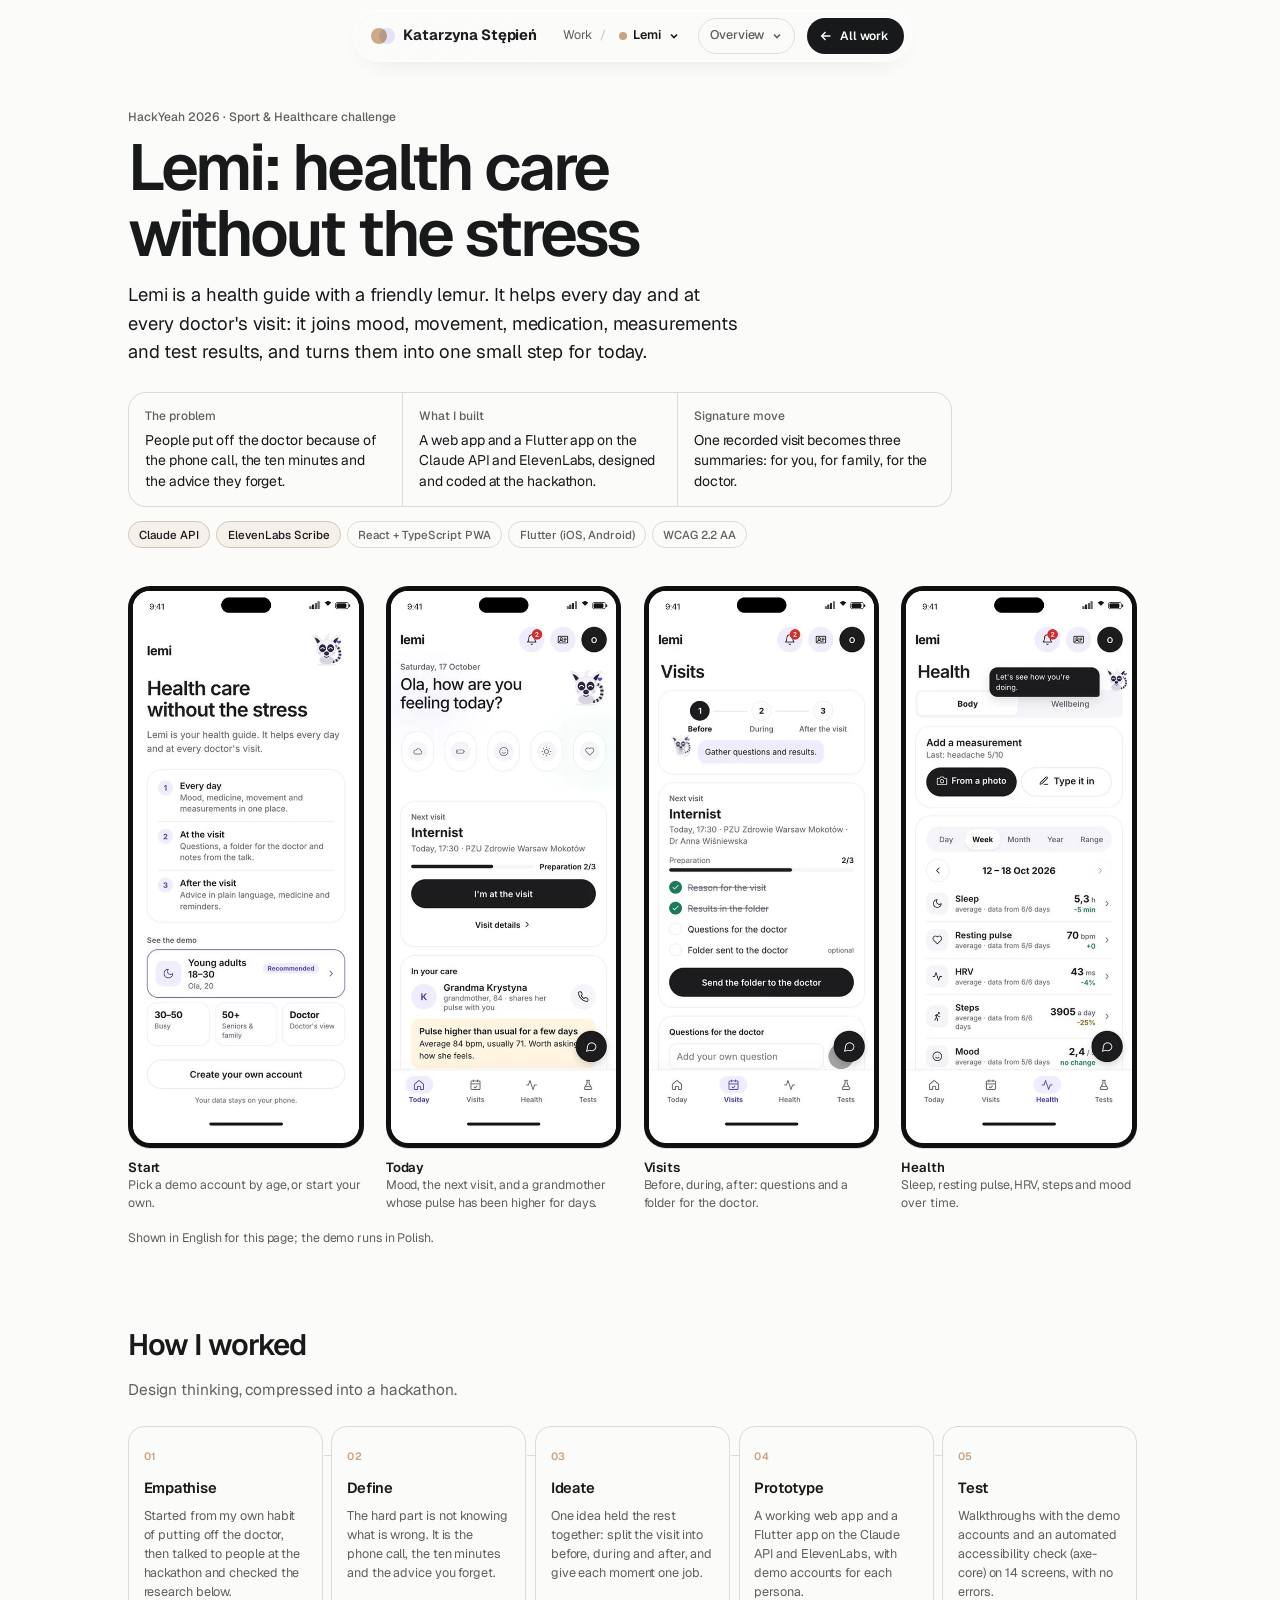
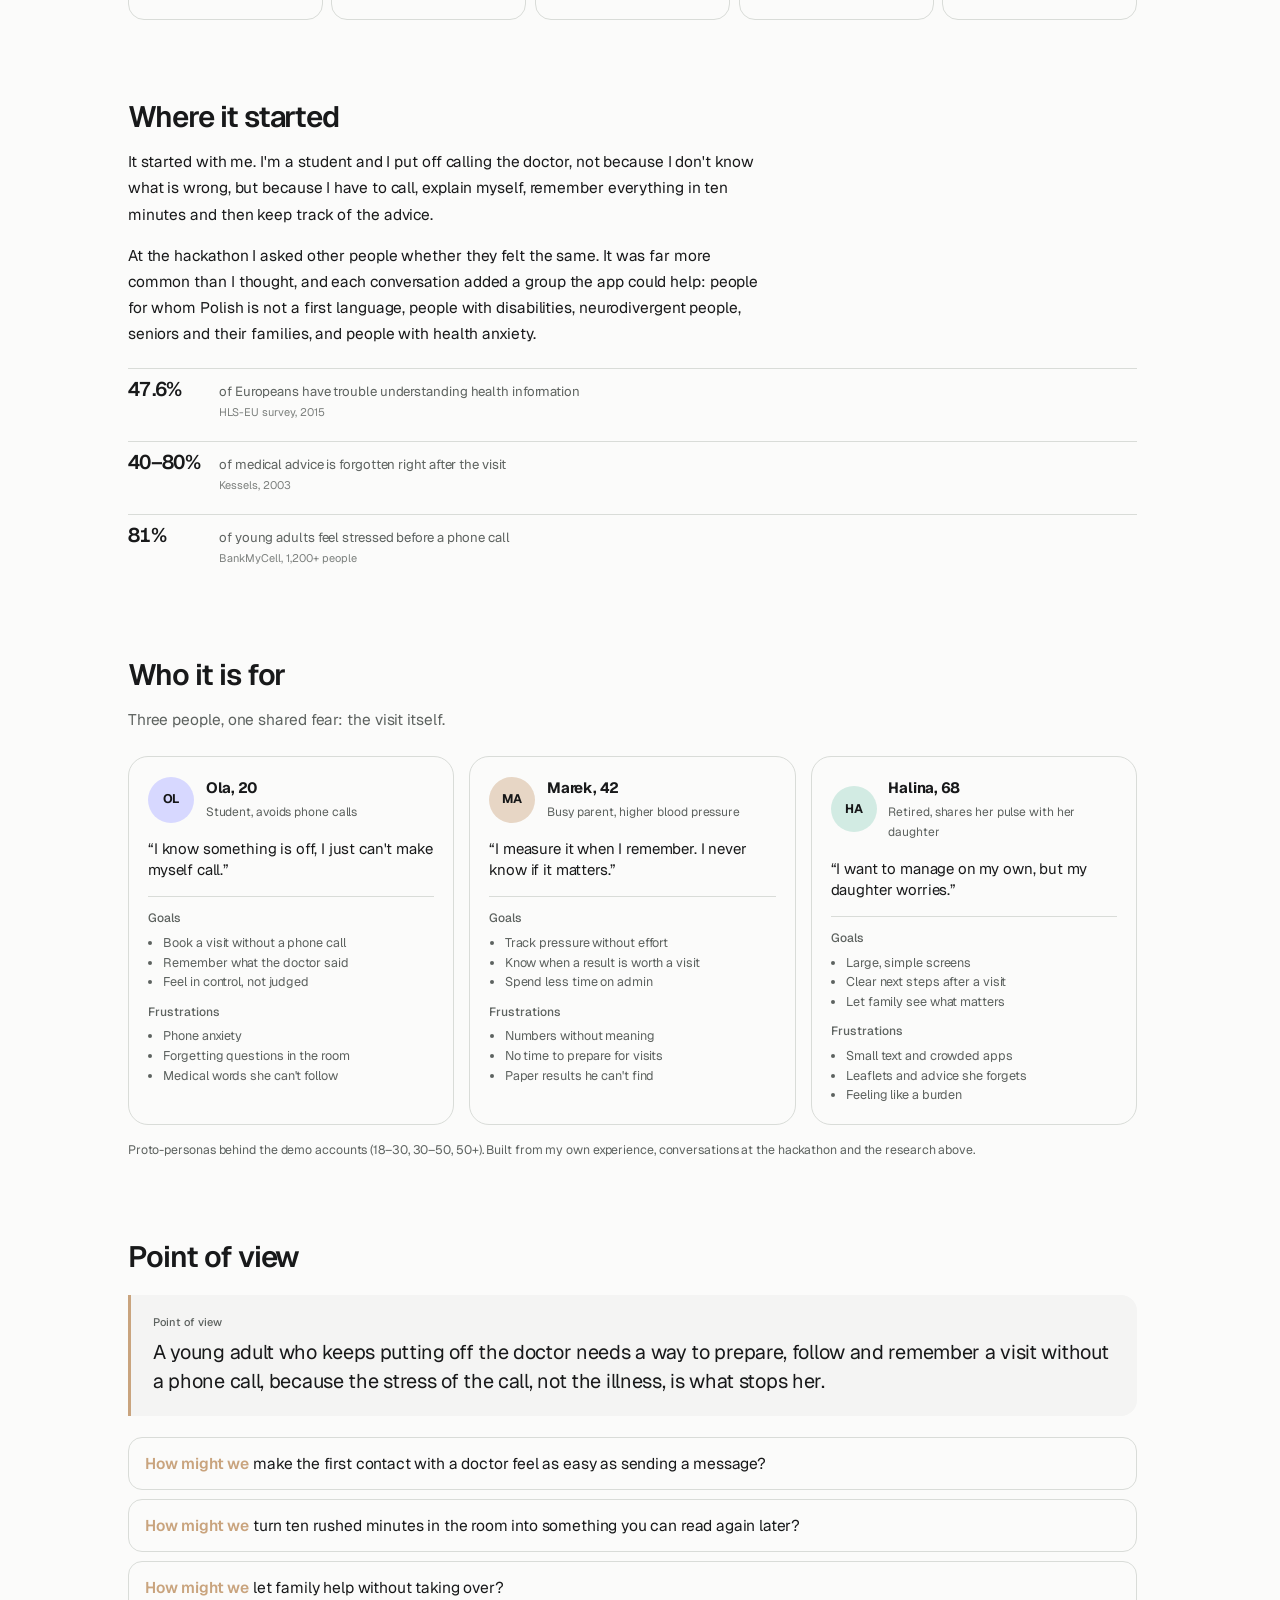
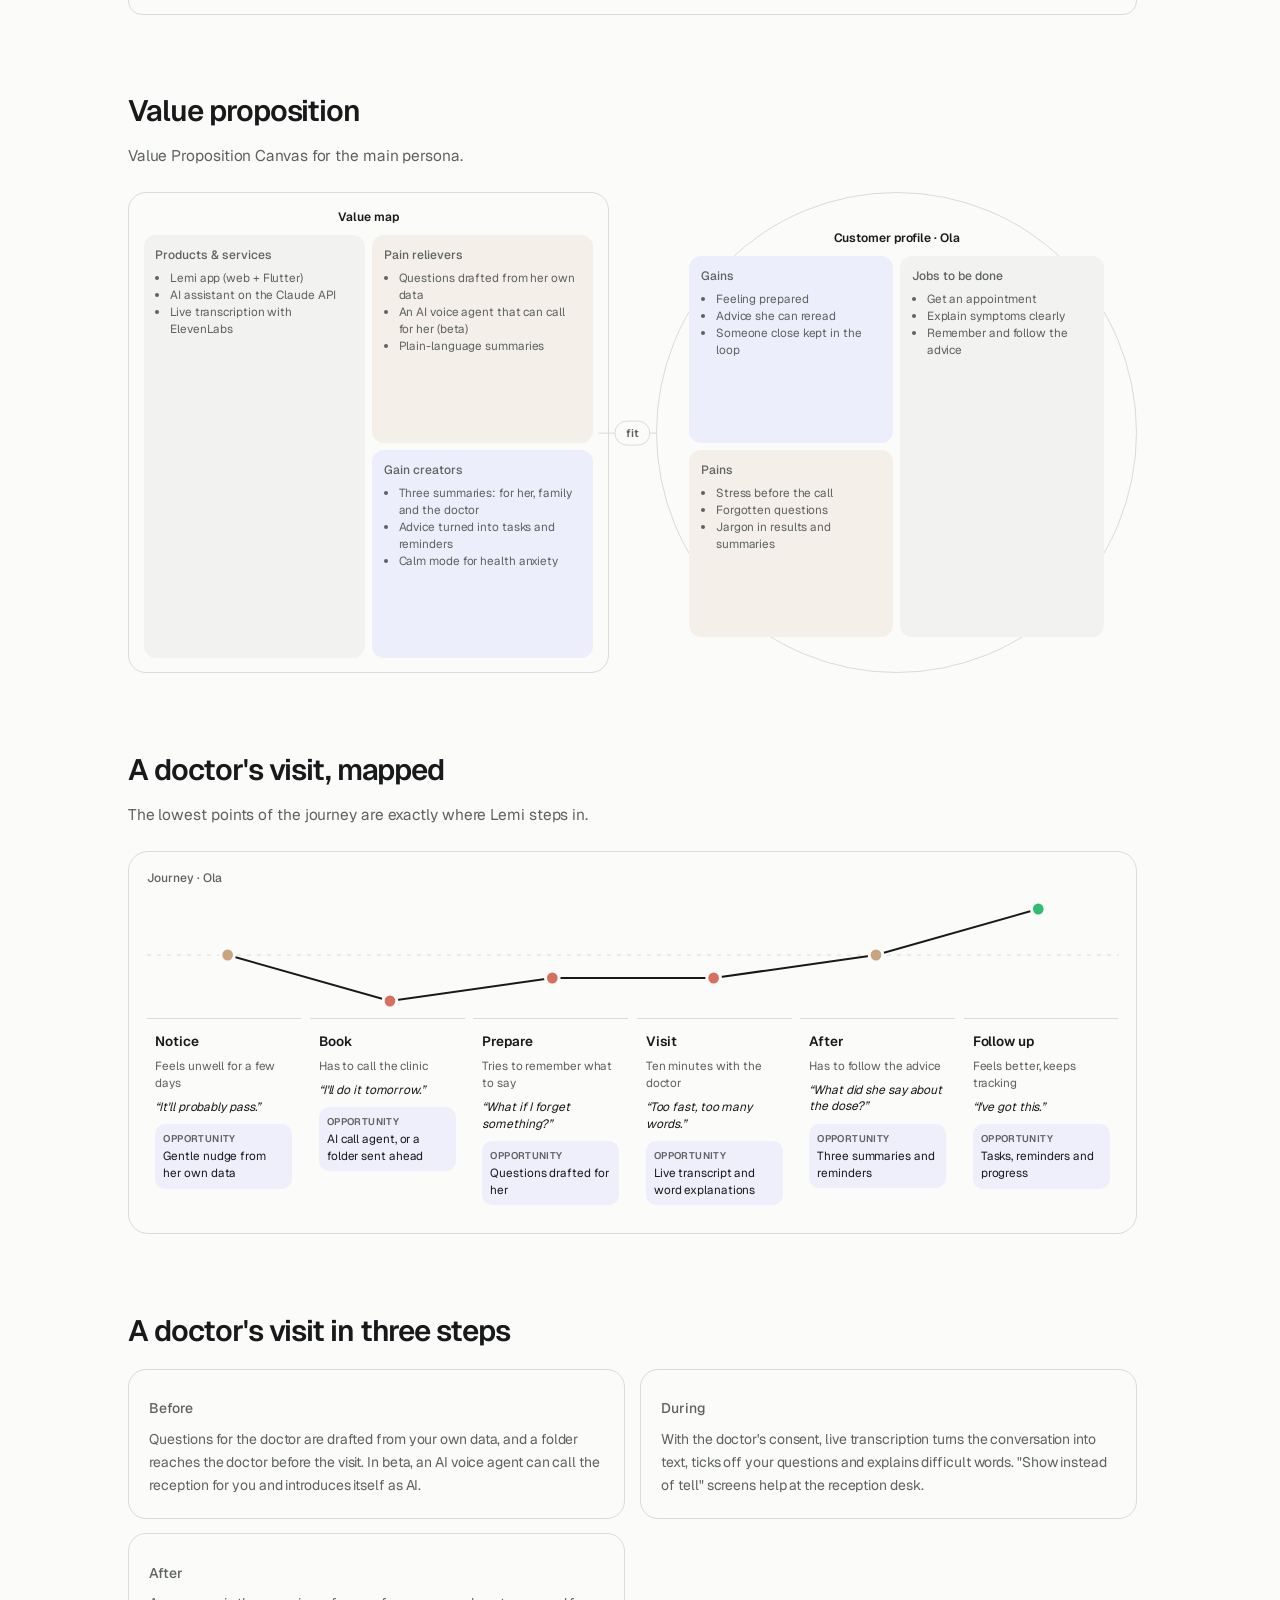
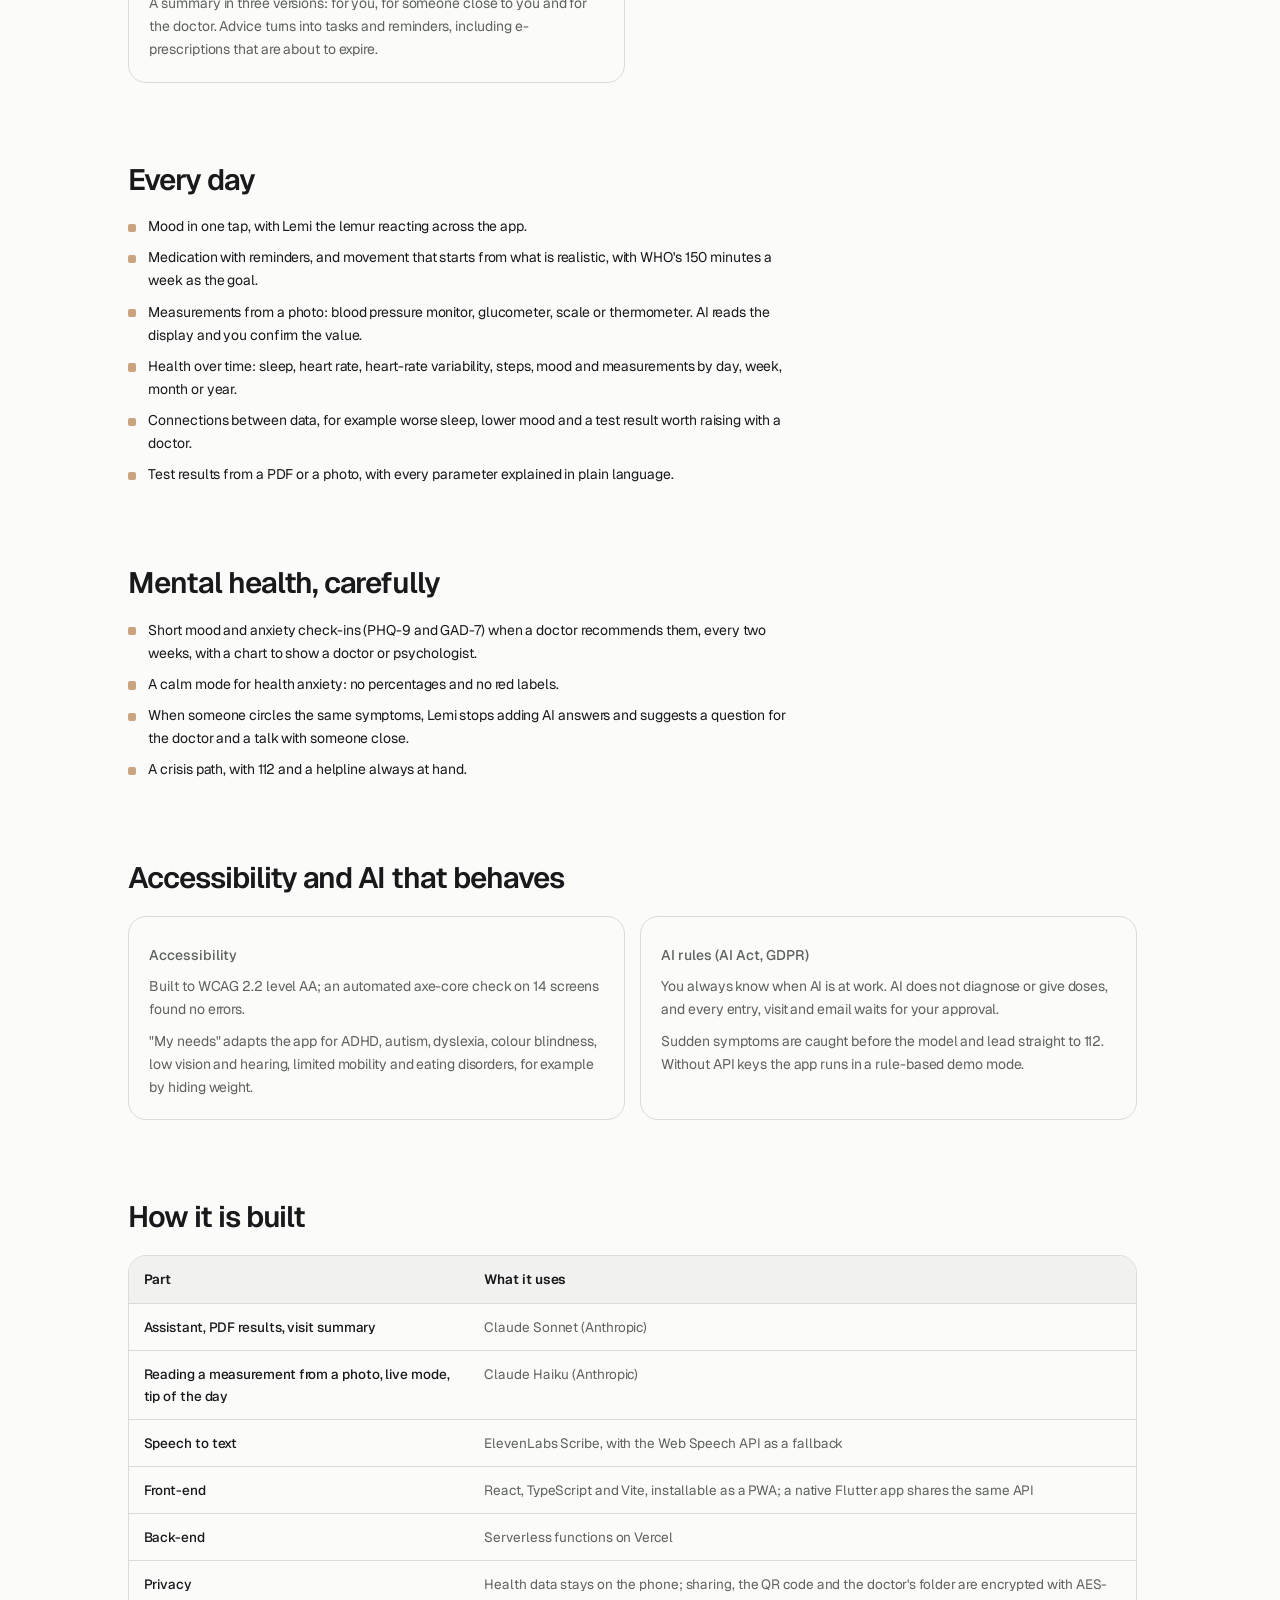
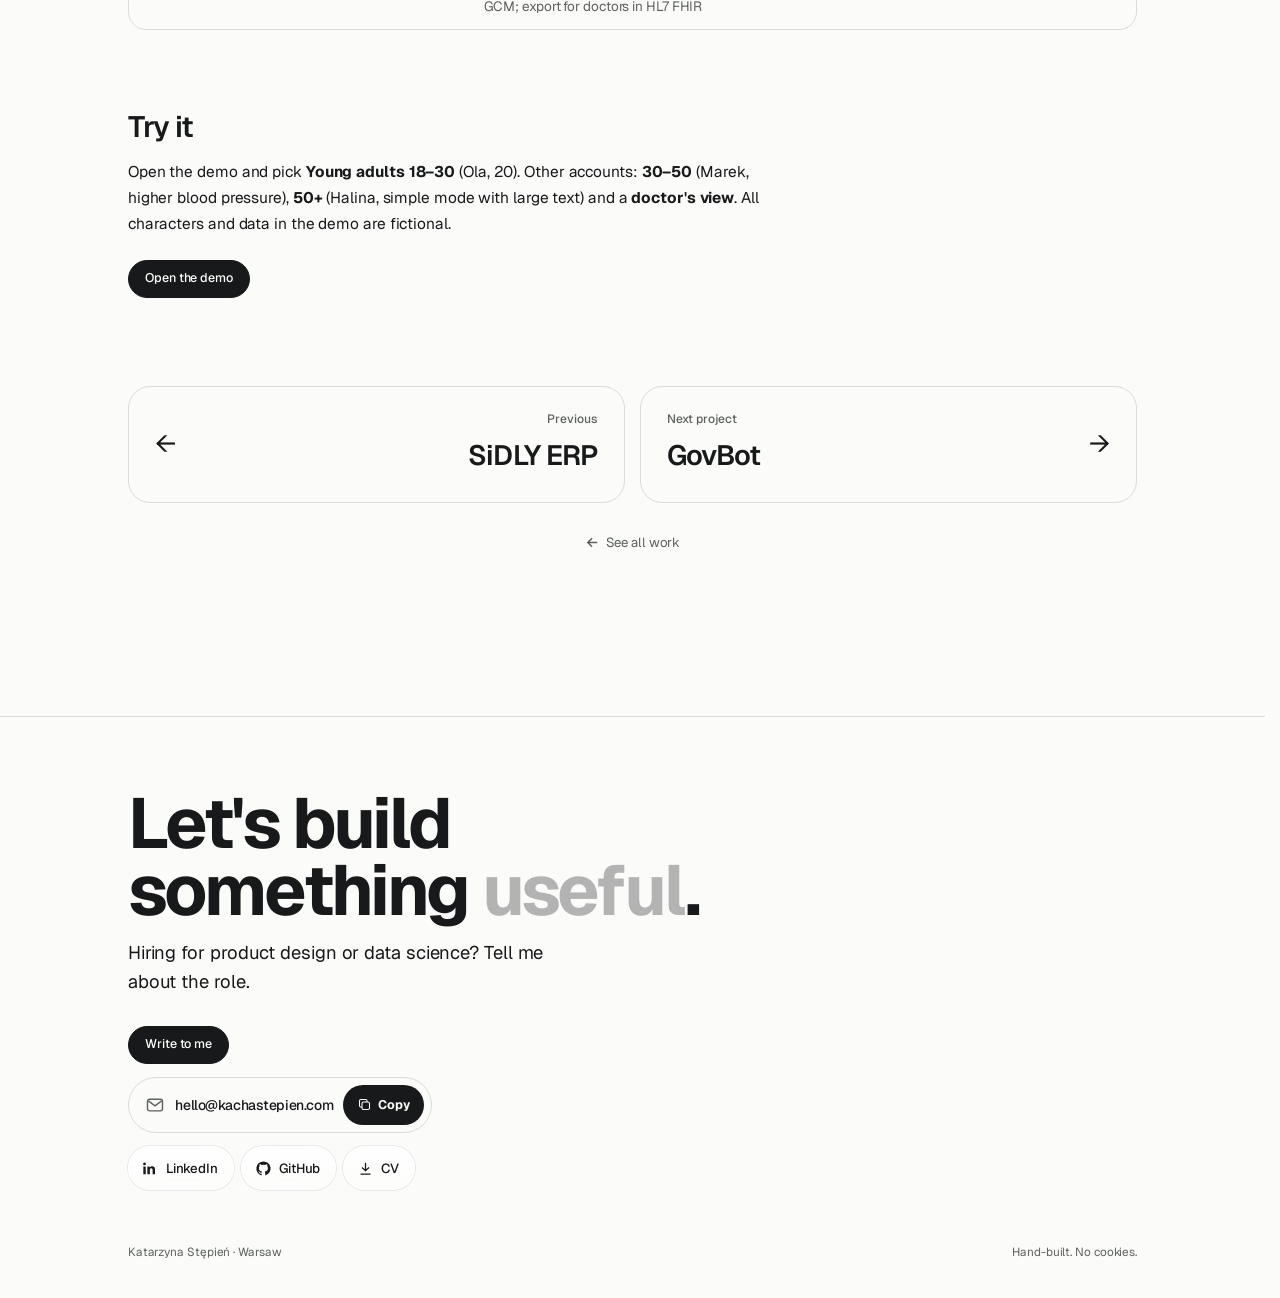
<file: work/lemi/index.html>
<!doctype html>
<html lang="en" data-view="design" data-theme="light">
<head>
<meta charset="utf-8">
<meta name="build" content="1792419099">
<script>
/* GitHub Pages lets browsers keep the page for 10 minutes; if a newer build is live, reload once to get it. */
(function(){try{var b=document.querySelector('meta[name="build"]').content;fetch('/version.txt?'+Date.now(),{cache:'no-store'}).then(function(r){return r.ok?r.text():''}).then(function(v){v=(v||'').trim();if(v&&v!==b&&!sessionStorage.getItem('ks-rl-'+v)){sessionStorage.setItem('ks-rl-'+v,'1');location.reload()}}).catch(function(){})}catch(e){}})();
</script>

<meta name="viewport" content="width=device-width,initial-scale=1,viewport-fit=cover">
<title>Lemi: health care without the stress · Katarzyna Stępień</title>
<meta name="description" content="Lemi, Katarzyna Stępień&#x27;s HackYeah 2026 project: a health guide that helps before, during and after a doctor&#x27;s visit, built on the Claude API and ElevenLabs.">
<link rel="canonical" href="https://kachastepien.com/work/lemi/">
<meta property="og:type" content="article">
<meta property="og:title" content="Lemi: health care without the stress · Katarzyna Stępień">
<meta property="og:description" content="Lemi, Katarzyna Stępień&#x27;s HackYeah 2026 project: a health guide that helps before, during and after a doctor&#x27;s visit, built on the Claude API and ElevenLabs.">
<meta property="og:url" content="https://kachastepien.com/work/lemi/">
<meta property="og:image" content="https://kachastepien.com/assets/og-portrait.png">
<meta name="twitter:card" content="summary_large_image">
<meta name="theme-color" content="#fbfbfa">
<link rel="icon" href="../../favicon.svg" type="image/svg+xml">
<link rel="icon" href="../../favicon-32.png" sizes="32x32" type="image/png">
<link rel="apple-touch-icon" href="../../apple-touch-icon.png">
<link rel="preconnect" href="https://fonts.googleapis.com">
<link rel="preconnect" href="https://fonts.gstatic.com" crossorigin>
<link rel="stylesheet" href="https://fonts.googleapis.com/css2?family=Geist:wght@400;500;600;700&display=swap">
<link rel="stylesheet" href="../../assets/site.css?v=fde129a937">
<script>document.documentElement.classList.add('js')</script>
<script type="application/ld+json">[{"@context": "https://schema.org", "@type": "CreativeWork", "name": "Lemi: health care without the stress", "description": "Lemi, Katarzyna Stępień's HackYeah 2026 project: a health guide that helps before, during and after a doctor's visit, built on the Claude API and ElevenLabs.", "url": "https://kachastepien.com/work/lemi/", "inLanguage": "en", "author": {"@type": "Person", "@id": "https://kachastepien.com/#person", "name": "Katarzyna Stępień", "alternateName": "Kacha", "url": "https://kachastepien.com/"}, "image": "https://kachastepien.com/assets/og-portrait.png"}, {"@context": "https://schema.org", "@type": "BreadcrumbList", "itemListElement": [{"@type": "ListItem", "position": 1, "name": "Katarzyna Stępień", "item": "https://kachastepien.com/"}, {"@type": "ListItem", "position": 2, "name": "Work", "item": "https://kachastepien.com/#work"}, {"@type": "ListItem", "position": 3, "name": "Lemi", "item": "https://kachastepien.com/work/lemi/"}]}]</script>
<script data-goatcounter="https://kachastepien.goatcounter.com/count" async src="//gc.zgo.at/count.js"></script>
</head>
<body class="cp">
<a class="skip" href="#main">Skip to content</a>
<div class="progress" aria-hidden="true"></div>
<header class="top">
  <div class="wrap glass">
    <a class="brand" href="../../" aria-label="Katarzyna Stępień, home"><span class="mark" aria-hidden="true"><i></i><i></i></span><span>Katarzyna Stępień</span></a>
    <nav class="crumb" aria-label="Breadcrumb"><a class="crumb-home" href="../../?view=design#work">Work</a><span class="sep" aria-hidden="true">/</span>
      <details class="pmenu"><summary aria-label="Switch project"><span class="dot design"></span><span class="pm-cur">Lemi</span><svg viewBox="0 0 12 12" fill="none" stroke="currentColor" stroke-width="1.6" aria-hidden="true"><path d="M3 4.5 6 7.5l3-3"/></svg></summary><div class="pm-list glass"><p class="label">Product design</p><a href="../sidly-health/"><span class="dot design"></span>SiDLY Health</a><a href="../sidly-erp/"><span class="dot design"></span>SiDLY ERP</a><a href="../lemi/" aria-current="page"><span class="dot design"></span>Lemi</a><a href="../govbot/"><span class="dot design"></span>GovBot</a><p class="label">Data science</p><a href="../unmasked/"><span class="dot data"></span>Unmasked</a><a href="../healthplatform/"><span class="dot data"></span>HealthPlatform</a><a href="../ux-friction/"><span class="dot data"></span>UX friction detection</a><a href="../funnel-elt/"><span class="dot data"></span>Funnel ELT</a><a class="pm-all" href="../../?view=design#work"><svg viewBox="0 0 16 16" fill="none" stroke="currentColor" stroke-width="1.6" aria-hidden="true"><path d="M13 8H3M7.5 3.5 3 8l4.5 4.5"/></svg>All work</a></div></details>
    </nav>
    <details class="pmenu smenu"><summary aria-label="Jump to a section"><span class="sm-now">Overview</span><svg viewBox="0 0 12 12" fill="none" stroke="currentColor" stroke-width="1.6" aria-hidden="true"><path d="M3 4.5 6 7.5l3-3"/></svg></summary><div class="pm-list glass"><p class="label">On this page</p><a href="#overview" data-id="overview">Overview</a><a href="#how-i-worked" data-id="how-i-worked">How I worked</a><a href="#where-it-started" data-id="where-it-started">Where it started</a><a href="#who-it-is-for" data-id="who-it-is-for">Who it is for</a><a href="#point-of-view" data-id="point-of-view">Point of view</a><a href="#value-proposition" data-id="value-proposition">Value proposition</a><a href="#a-doctor-s-visit-mapped" data-id="a-doctor-s-visit-mapped">A doctor&#x27;s visit, mapped</a><a href="#a-doctor-s-visit-in-three-steps" data-id="a-doctor-s-visit-in-three-steps">A doctor&#x27;s visit in three steps</a><a href="#every-day" data-id="every-day">Every day</a><a href="#mental-health-carefully" data-id="mental-health-carefully">Mental health, carefully</a><a href="#accessibility-and-ai-that-behaves" data-id="accessibility-and-ai-that-behaves">Accessibility and AI that behaves</a><a href="#how-it-is-built" data-id="how-it-is-built">How it is built</a><a href="#try-it" data-id="try-it">Try it</a></div></details>
    <a class="btn-all" href="../../?view=design#work"><svg viewBox="0 0 16 16" fill="none" stroke="currentColor" stroke-width="1.6" aria-hidden="true"><path d="M13 8H3M7.5 3.5 3 8l4.5 4.5"/></svg><span>All work</span></a>
  </div>
</header>
<nav class="rail" aria-label="Sections"><a href="#overview" data-id="overview"><i></i><span>Overview</span></a><a href="#how-i-worked" data-id="how-i-worked"><i></i><span>How I worked</span></a><a href="#where-it-started" data-id="where-it-started"><i></i><span>Where it started</span></a><a href="#who-it-is-for" data-id="who-it-is-for"><i></i><span>Who it is for</span></a><a href="#point-of-view" data-id="point-of-view"><i></i><span>Point of view</span></a><a href="#value-proposition" data-id="value-proposition"><i></i><span>Value proposition</span></a><a href="#a-doctor-s-visit-mapped" data-id="a-doctor-s-visit-mapped"><i></i><span>A doctor&#x27;s visit, mapped</span></a><a href="#a-doctor-s-visit-in-three-steps" data-id="a-doctor-s-visit-in-three-steps"><i></i><span>A doctor&#x27;s visit in three steps</span></a><a href="#every-day" data-id="every-day"><i></i><span>Every day</span></a><a href="#mental-health-carefully" data-id="mental-health-carefully"><i></i><span>Mental health, carefully</span></a><a href="#accessibility-and-ai-that-behaves" data-id="accessibility-and-ai-that-behaves"><i></i><span>Accessibility and AI that behaves</span></a><a href="#how-it-is-built" data-id="how-it-is-built"><i></i><span>How it is built</span></a><a href="#try-it" data-id="try-it"><i></i><span>Try it</span></a></nav>
<main id="main">
  <article class="wrap cp-wrap">
    <header class="cp-head" id="overview" data-rail="Overview">
      <p class="label reveal">HackYeah 2026 · Sport &amp; Healthcare challenge</p>
      <h1 class="case-title reveal">Lemi: health care without the stress</h1>
      <p class="lede reveal d1">Lemi is a health guide with a friendly lemur. It helps every day and at every doctor's visit: it joins mood, movement, medication, measurements and test results, and turns them into one small step for today.</p>
      <div class="tldr reveal d1"><div><p class="label">The problem</p><p>People put off the doctor because of the phone call, the ten minutes and the advice they forget.</p></div><div><p class="label">What I built</p><p>A web app and a Flutter app on the Claude API and ElevenLabs, designed and coded at the hackathon.</p></div><div><p class="label">Signature move</p><p>One recorded visit becomes three summaries: for you, for family, for the doctor.</p></div></div>
      <div class="chips reveal"><span class="chip on">Claude API</span><span class="chip on">ElevenLabs Scribe</span><span class="chip">React + TypeScript PWA</span><span class="chip">Flutter (iOS, Android)</span><span class="chip">WCAG 2.2 AA</span></div>
    </header>
    <div class="cp-hero"><div class="phones"><figure class="phone reveal"><div class="device"><img decoding="async" src="../../assets/lemi/welcome.webp" alt="Lemi welcome screen" loading="lazy" width="393" height="851"></div><figcaption><b>Start</b>Pick a demo account by age, or start your own.</figcaption></figure><figure class="phone reveal"><div class="device"><img decoding="async" src="../../assets/lemi/today.webp" alt="Lemi Today screen" loading="lazy" width="393" height="851"></div><figcaption><b>Today</b>Mood, the next visit, and a grandmother whose pulse has been higher for days.</figcaption></figure><figure class="phone reveal"><div class="device"><img decoding="async" src="../../assets/lemi/visits.webp" alt="Lemi visit preparation" loading="lazy" width="393" height="851"></div><figcaption><b>Visits</b>Before, during, after: questions and a folder for the doctor.</figcaption></figure><figure class="phone reveal"><div class="device"><img decoding="async" src="../../assets/lemi/health.webp" alt="Lemi health screen" loading="lazy" width="393" height="851"></div><figcaption><b>Health</b>Sleep, resting pulse, HRV, steps and mood over time.</figcaption></figure></div><p class="note">Shown in English for this page; the demo runs in Polish.</p></div>
    <section class="cp-sec" id="how-i-worked" data-rail="How I worked"><h2 class="reveal">How I worked</h2><p class="cp-lead reveal">Design thinking, compressed into a hackathon.</p><ol class="process reveal"><li><span class="pr-n">01</span><b>Empathise</b><p>Started from my own habit of putting off the doctor, then talked to people at the hackathon and checked the research below.</p></li><li><span class="pr-n">02</span><b>Define</b><p>The hard part is not knowing what is wrong. It is the phone call, the ten minutes and the advice you forget.</p></li><li><span class="pr-n">03</span><b>Ideate</b><p>One idea held the rest together: split the visit into before, during and after, and give each moment one job.</p></li><li><span class="pr-n">04</span><b>Prototype</b><p>A working web app and a Flutter app on the Claude API and ElevenLabs, with demo accounts for each persona.</p></li><li><span class="pr-n">05</span><b>Test</b><p>Walkthroughs with the demo accounts and an automated accessibility check (axe-core) on 14 screens, with no errors.</p></li></ol></section>
<section class="cp-sec" id="where-it-started" data-rail="Where it started"><h2 class="reveal">Where it started</h2><p class="cp-p reveal">It started with me. I'm a student and I put off calling the doctor, not because I don't know what is wrong, but because I have to call, explain myself, remember everything in ten minutes and then keep track of the advice.</p><p class="cp-p reveal">At the hackathon I asked other people whether they felt the same. It was far more common than I thought, and each conversation added a group the app could help: people for whom Polish is not a first language, people with disabilities, neurodivergent people, seniors and their families, and people with health anxiety.</p><div class="facts reveal"><div class="fact"><b>47.6%</b><span>of Europeans have trouble understanding health information <small>HLS-EU survey, 2015</small></span></div><div class="fact"><b>40–80%</b><span>of medical advice is forgotten right after the visit <small>Kessels, 2003</small></span></div><div class="fact"><b>81%</b><span>of young adults feel stressed before a phone call <small>BankMyCell, 1,200+ people</small></span></div></div></section>
<section class="cp-sec" id="who-it-is-for" data-rail="Who it is for"><h2 class="reveal">Who it is for</h2><p class="cp-lead reveal">Three people, one shared fear: the visit itself.</p><div class="personas"><article class="persona reveal"><header><span class="pa" style="--c:#a6a8ff">OL</span><div><b>Ola, 20</b><span>Student, avoids phone calls</span></div></header><p class="pq">“I know something is off, I just can't make myself call.”</p><div class="pgp"><div><p class="label">Goals</p><ul><li>Book a visit without a phone call</li><li>Remember what the doctor said</li><li>Feel in control, not judged</li></ul></div><div><p class="label">Frustrations</p><ul><li>Phone anxiety</li><li>Forgetting questions in the room</li><li>Medical words she can't follow</li></ul></div></div></article><article class="persona reveal"><header><span class="pa" style="--c:#c9a47e">MA</span><div><b>Marek, 42</b><span>Busy parent, higher blood pressure</span></div></header><p class="pq">“I measure it when I remember. I never know if it matters.”</p><div class="pgp"><div><p class="label">Goals</p><ul><li>Track pressure without effort</li><li>Know when a result is worth a visit</li><li>Spend less time on admin</li></ul></div><div><p class="label">Frustrations</p><ul><li>Numbers without meaning</li><li>No time to prepare for visits</li><li>Paper results he can't find</li></ul></div></div></article><article class="persona reveal"><header><span class="pa" style="--c:#9bd3c0">HA</span><div><b>Halina, 68</b><span>Retired, shares her pulse with her daughter</span></div></header><p class="pq">“I want to manage on my own, but my daughter worries.”</p><div class="pgp"><div><p class="label">Goals</p><ul><li>Large, simple screens</li><li>Clear next steps after a visit</li><li>Let family see what matters</li></ul></div><div><p class="label">Frustrations</p><ul><li>Small text and crowded apps</li><li>Leaflets and advice she forgets</li><li>Feeling like a burden</li></ul></div></div></article></div><p class="note reveal">Proto-personas behind the demo accounts (18–30, 30–50, 50+). Built from my own experience, conversations at the hackathon and the research above.</p></section>
<section class="cp-sec" id="point-of-view" data-rail="Point of view"><h2 class="reveal">Point of view</h2><blockquote class="pov reveal"><span class="label">Point of view</span>A young adult who keeps putting off the doctor needs a way to prepare, follow and remember a visit without a phone call, because the stress of the call, not the illness, is what stops her.</blockquote><ul class="hmw reveal"><li><span>How might we</span> make the first contact with a doctor feel as easy as sending a message?</li><li><span>How might we</span> turn ten rushed minutes in the room into something you can read again later?</li><li><span>How might we</span> let family help without taking over?</li></ul></section>
<section class="cp-sec" id="value-proposition" data-rail="Value proposition"><h2 class="reveal">Value proposition</h2><p class="cp-lead reveal">Value Proposition Canvas for the main persona.</p><div class="vpc reveal"><div class="vpc-map"><p class="vpc-h">Value map</p><div class="vq vq-p"><p class="label">Products &amp; services</p><ul><li>Lemi app (web + Flutter)</li><li>AI assistant on the Claude API</li><li>Live transcription with ElevenLabs</li></ul></div><div class="vq vq-r"><p class="label">Pain relievers</p><ul><li>Questions drafted from her own data</li><li>An AI voice agent that can call for her (beta)</li><li>Plain-language summaries</li></ul></div><div class="vq vq-c"><p class="label">Gain creators</p><ul><li>Three summaries: for her, family and the doctor</li><li>Advice turned into tasks and reminders</li><li>Calm mode for health anxiety</li></ul></div></div><span class="vpc-fit" aria-hidden="true">fit</span><div class="vpc-prof"><p class="vpc-h">Customer profile · Ola</p><div class="vq vq-j"><p class="label">Jobs to be done</p><ul><li>Get an appointment</li><li>Explain symptoms clearly</li><li>Remember and follow the advice</li></ul></div><div class="vq vq-pa"><p class="label">Pains</p><ul><li>Stress before the call</li><li>Forgotten questions</li><li>Jargon in results and summaries</li></ul></div><div class="vq vq-g"><p class="label">Gains</p><ul><li>Feeling prepared</li><li>Advice she can reread</li><li>Someone close kept in the loop</li></ul></div></div></div></section>
<section class="cp-sec" id="a-doctor-s-visit-mapped" data-rail="A doctor&#x27;s visit, mapped"><h2 class="reveal">A doctor's visit, mapped</h2><p class="cp-lead reveal">The lowest points of the journey are exactly where Lemi steps in.</p><div class="journey reveal" style="--n:6"><p class="label">Journey · Ola</p><svg class="jcurve" viewBox="0 0 1000 120" preserveAspectRatio="none" aria-hidden="true"><line x1="0" x2="1000" y1="60.0" y2="60.0" class="mid-l"/><path d="M83,60 L250,106 L417,83 L583,83 L750,60 L917,14"/><circle cx="83" cy="60" r="7" class="mid"/><circle cx="250" cy="106" r="7" class="lo"/><circle cx="417" cy="83" r="7" class="lo"/><circle cx="583" cy="83" r="7" class="lo"/><circle cx="750" cy="60" r="7" class="mid"/><circle cx="917" cy="14" r="7" class="hi"/></svg><div class="jcols"><div class="jc"><p class="js">Notice</p><p class="jd">Feels unwell for a few days</p><p class="jt">“It'll probably pass.”</p><p class="jo"><span>Opportunity</span>Gentle nudge from her own data</p></div><div class="jc"><p class="js">Book</p><p class="jd">Has to call the clinic</p><p class="jt">“I'll do it tomorrow.”</p><p class="jo"><span>Opportunity</span>AI call agent, or a folder sent ahead</p></div><div class="jc"><p class="js">Prepare</p><p class="jd">Tries to remember what to say</p><p class="jt">“What if I forget something?”</p><p class="jo"><span>Opportunity</span>Questions drafted for her</p></div><div class="jc"><p class="js">Visit</p><p class="jd">Ten minutes with the doctor</p><p class="jt">“Too fast, too many words.”</p><p class="jo"><span>Opportunity</span>Live transcript and word explanations</p></div><div class="jc"><p class="js">After</p><p class="jd">Has to follow the advice</p><p class="jt">“What did she say about the dose?”</p><p class="jo"><span>Opportunity</span>Three summaries and reminders</p></div><div class="jc"><p class="js">Follow up</p><p class="jd">Feels better, keeps tracking</p><p class="jt">“I've got this.”</p><p class="jo"><span>Opportunity</span>Tasks, reminders and progress</p></div></div></div></section>
<section class="cp-sec" id="a-doctor-s-visit-in-three-steps" data-rail="A doctor&#x27;s visit in three steps"><h2 class="reveal">A doctor's visit in three steps</h2><div class="cards"><div class="card reveal"><p class="label">Before</p><p>Questions for the doctor are drafted from your own data, and a folder reaches the doctor before the visit. In beta, an AI voice agent can call the reception for you and introduces itself as AI.</p></div><div class="card reveal"><p class="label">During</p><p>With the doctor's consent, live transcription turns the conversation into text, ticks off your questions and explains difficult words. "Show instead of tell" screens help at the reception desk.</p></div><div class="card reveal"><p class="label">After</p><p>A summary in three versions: for you, for someone close to you and for the doctor. Advice turns into tasks and reminders, including e-prescriptions that are about to expire.</p></div></div></section>
<section class="cp-sec" id="every-day" data-rail="Every day"><h2 class="reveal">Every day</h2><ul class="feat reveal"><li>Mood in one tap, with Lemi the lemur reacting across the app.</li><li>Medication with reminders, and movement that starts from what is realistic, with WHO's 150 minutes a week as the goal.</li><li>Measurements from a photo: blood pressure monitor, glucometer, scale or thermometer. AI reads the display and you confirm the value.</li><li>Health over time: sleep, heart rate, heart-rate variability, steps, mood and measurements by day, week, month or year.</li><li>Connections between data, for example worse sleep, lower mood and a test result worth raising with a doctor.</li><li>Test results from a PDF or a photo, with every parameter explained in plain language.</li></ul></section>
<section class="cp-sec" id="mental-health-carefully" data-rail="Mental health, carefully"><h2 class="reveal">Mental health, carefully</h2><ul class="feat reveal"><li>Short mood and anxiety check-ins (PHQ-9 and GAD-7) when a doctor recommends them, every two weeks, with a chart to show a doctor or psychologist.</li><li>A calm mode for health anxiety: no percentages and no red labels.</li><li>When someone circles the same symptoms, Lemi stops adding AI answers and suggests a question for the doctor and a talk with someone close.</li><li>A crisis path, with 112 and a helpline always at hand.</li></ul></section>
<section class="cp-sec" id="accessibility-and-ai-that-behaves" data-rail="Accessibility and AI that behaves"><h2 class="reveal">Accessibility and AI that behaves</h2><div class="cards"><div class="card reveal"><p class="label">Accessibility</p><p>Built to WCAG 2.2 level AA; an automated axe-core check on 14 screens found no errors.</p><p>"My needs" adapts the app for ADHD, autism, dyslexia, colour blindness, low vision and hearing, limited mobility and eating disorders, for example by hiding weight.</p></div><div class="card reveal"><p class="label">AI rules (AI Act, GDPR)</p><p>You always know when AI is at work. AI does not diagnose or give doses, and every entry, visit and email waits for your approval.</p><p>Sudden symptoms are caught before the model and lead straight to 112. Without API keys the app runs in a rule-based demo mode.</p></div></div></section>
<section class="cp-sec" id="how-it-is-built" data-rail="How it is built"><h2 class="reveal">How it is built</h2><div class="tbl reveal"><table><thead><tr><th>Part</th><th>What it uses</th></tr></thead><tbody><tr><td>Assistant, PDF results, visit summary</td><td>Claude Sonnet (Anthropic)</td></tr><tr><td>Reading a measurement from a photo, live mode, tip of the day</td><td>Claude Haiku (Anthropic)</td></tr><tr><td>Speech to text</td><td>ElevenLabs Scribe, with the Web Speech API as a fallback</td></tr><tr><td>Front-end</td><td>React, TypeScript and Vite, installable as a PWA; a native Flutter app shares the same API</td></tr><tr><td>Back-end</td><td>Serverless functions on Vercel</td></tr><tr><td>Privacy</td><td>Health data stays on the phone; sharing, the QR code and the doctor's folder are encrypted with AES-GCM; export for doctors in HL7 FHIR</td></tr></tbody></table></div></section>
<section class="cp-sec" id="try-it" data-rail="Try it"><h2 class="reveal">Try it</h2><p class="cp-p reveal">Open the demo and pick <b>Young adults 18–30</b> (Ola, 20). Other accounts: <b>30–50</b> (Marek, higher blood pressure), <b>50+</b> (Halina, simple mode with large text) and a <b>doctor's view</b>. All characters and data in the demo are fictional.</p><div class="links reveal"><a class="btn solid" href="https://pekao.vercel.app">Open the demo</a></div></section>
    <nav class="pn reveal" aria-label="More projects">
      <a class="next prev" href="../sidly-erp/"><span class="label">Previous</span><b>SiDLY ERP</b><span class="arrow" aria-hidden="true">←</span></a>
      <a class="next" href="../govbot/"><span class="label">Next project</span><b>GovBot</b><span class="arrow" aria-hidden="true">→</span></a>
    </nav>
    <p class="pn-all reveal"><a class="back" href="../../?view=design#work"><svg viewBox="0 0 16 16" fill="none" stroke="currentColor" stroke-width="1.6" aria-hidden="true"><path d="M13 8H3M7.5 3.5 3 8l4.5 4.5"/></svg>See all work</a></p>
  </article>
</main>
<footer class="end" id="contact">
  <div class="wrap">
    <h2 class="reveal">Let's build<br>something <em>useful</em>.</h2>
    <p class="lede reveal d1" style="max-width:30rem">Hiring for product design or data science? Tell me about the role.</p>
    <div class="row reveal d1">
      <a class="btn solid" href="../../#contact">Write to me</a>
      <button class="mailchip" type="button" id="copy-email" aria-label="Copy email address hello@kachastepien.com"><svg viewBox="0 0 24 24" fill="none" stroke="currentColor" stroke-width="1.7" aria-hidden="true"><rect x="3" y="5" width="18" height="14" rx="2.5"/><path d="m4 7 8 6 8-6"/></svg><span id="email">hello@kachastepien.com</span><span class="mc"><svg class="ic-copy" viewBox="0 0 24 24" fill="none" stroke="currentColor" stroke-width="1.7" aria-hidden="true"><rect x="8" y="8" width="12" height="12" rx="2.5"/><path d="M16 8V6a2 2 0 0 0-2-2H6a2 2 0 0 0-2 2v8a2 2 0 0 0 2 2h2"/></svg><b>Copy</b></span></button>
        <div class="socials"><a class="soc" href="https://www.linkedin.com/in/kachastepien" target="_blank" rel="noopener"><svg viewBox="0 0 24 24" aria-hidden="true"><path fill="currentColor" d="M5 3.5a2 2 0 1 1 0 4 2 2 0 0 1 0-4zM3.3 9h3.4v11H3.3zM9 9h3.3v1.5h.1c.5-.9 1.6-1.8 3.3-1.8 3.5 0 4.1 2.3 4.1 5.3V20h-3.4v-5.3c0-1.3 0-2.9-1.8-2.9s-2.1 1.4-2.1 2.8V20H9z"/></svg>LinkedIn</a><a class="soc" href="https://github.com/kachastepien" target="_blank" rel="noopener"><svg viewBox="0 0 24 24" aria-hidden="true"><path fill="currentColor" d="M12 2a10 10 0 0 0-3.2 19.5c.5.1.7-.2.7-.5v-1.7c-2.8.6-3.4-1.3-3.4-1.3-.5-1.2-1.1-1.5-1.1-1.5-.9-.6.1-.6.1-.6 1 .1 1.5 1 1.5 1 .9 1.5 2.4 1.1 2.9.8.1-.6.4-1.1.6-1.3-2.2-.3-4.6-1.1-4.6-5 0-1.1.4-2 1-2.7-.1-.2-.4-1.3.1-2.7 0 0 .8-.3 2.8 1a9.6 9.6 0 0 1 5 0c1.9-1.3 2.8-1 2.8-1 .5 1.4.2 2.5.1 2.7.6.7 1 1.6 1 2.7 0 3.9-2.4 4.7-4.6 5 .4.3.7.9.7 1.9V21c0 .3.2.6.7.5A10 10 0 0 0 12 2z"/></svg>GitHub</a><a class="soc" href="../../assets/katarzyna-stepien-cv.pdf" download="Katarzyna-Stepien-CV.pdf" data-goatcounter-click="cv-download-footer"><svg viewBox="0 0 24 24" fill="none" stroke="currentColor" stroke-width="1.8" aria-hidden="true"><path d="M12 4v11M7 10.5 12 15l5-4.5M5 20h14"/></svg>CV</a></div>
    </div>
    <div class="fine"><span>Katarzyna Stępień · Warsaw</span><span>Hand-built. No cookies.</span></div>
  </div>
</footer>
<script>
(function(){
  var reduce=matchMedia('(prefers-reduced-motion: reduce)').matches;
  var io='IntersectionObserver' in window?new IntersectionObserver(function(es){es.forEach(function(e){if(e.isIntersecting){e.target.classList.add('in');io.unobserve(e.target)}})},{rootMargin:'0px 0px -8% 0px',threshold:.06}):null;
  document.querySelectorAll('.reveal,.metrics').forEach(function(el){io?io.observe(el):el.classList.add('in')});
  var top=document.querySelector('.top'),bar=document.querySelector('.progress');
  function onScroll(){var h=document.documentElement.scrollHeight-innerHeight;bar.style.transform='scaleX('+(h>0?scrollY/h:0)+')';top.classList.toggle('scrolled',scrollY>8)}
  addEventListener('scroll',onScroll,{passive:true});onScroll();
  var now=document.querySelector('.sm-now'),rail=document.querySelector('.rail'),secs=[].slice.call(document.querySelectorAll('[data-rail]'));
  if('IntersectionObserver' in window){var spy=new IntersectionObserver(function(es){es.forEach(function(e){if(!e.isIntersecting)return;var id=e.target.id;now.textContent=e.target.dataset.rail;
    document.querySelectorAll('[data-id]').forEach(function(a){a.classList.toggle('on',a.dataset.id===id)})})},{rootMargin:'-40% 0px -55% 0px'});secs.forEach(function(x){spy.observe(x)})}
  addEventListener('scroll',function(){rail.classList.toggle('show',scrollY>innerHeight*.5)},{passive:true});
  var menus=[].slice.call(document.querySelectorAll('details.pmenu'));
  menus.forEach(function(d){d.addEventListener('toggle',function(){if(d.open)menus.forEach(function(o){if(o!==d)o.open=false})});d.querySelectorAll('a').forEach(function(a){a.addEventListener('click',function(){d.open=false})})});
  document.addEventListener('click',function(e){menus.forEach(function(d){if(d.open&&!d.contains(e.target))d.open=false})});
  document.addEventListener('keydown',function(e){if(e.key==='Escape')menus.forEach(function(d){if(d.open){d.open=false;d.querySelector('summary').focus()}})});
  document.querySelectorAll('.loop,.flow,.pipe').forEach(function(d){var h=document.createElement('p');h.className='swipe-hint';h.textContent='Swipe to see the whole flow →';d.parentNode.insertBefore(h,d.nextSibling)});
  var cb=document.getElementById('copy-email'),em=document.getElementById('email');
  cb.addEventListener('click',function(){try{navigator.clipboard.writeText(em.textContent.trim()).then(function(){cb.classList.add('ok');cb.querySelector('b').textContent='Copied';setTimeout(function(){cb.classList.remove('ok');cb.querySelector('b').textContent='Copy'},1800)})}catch(e){}});
})();
</script>
</body>
</html>
</file>
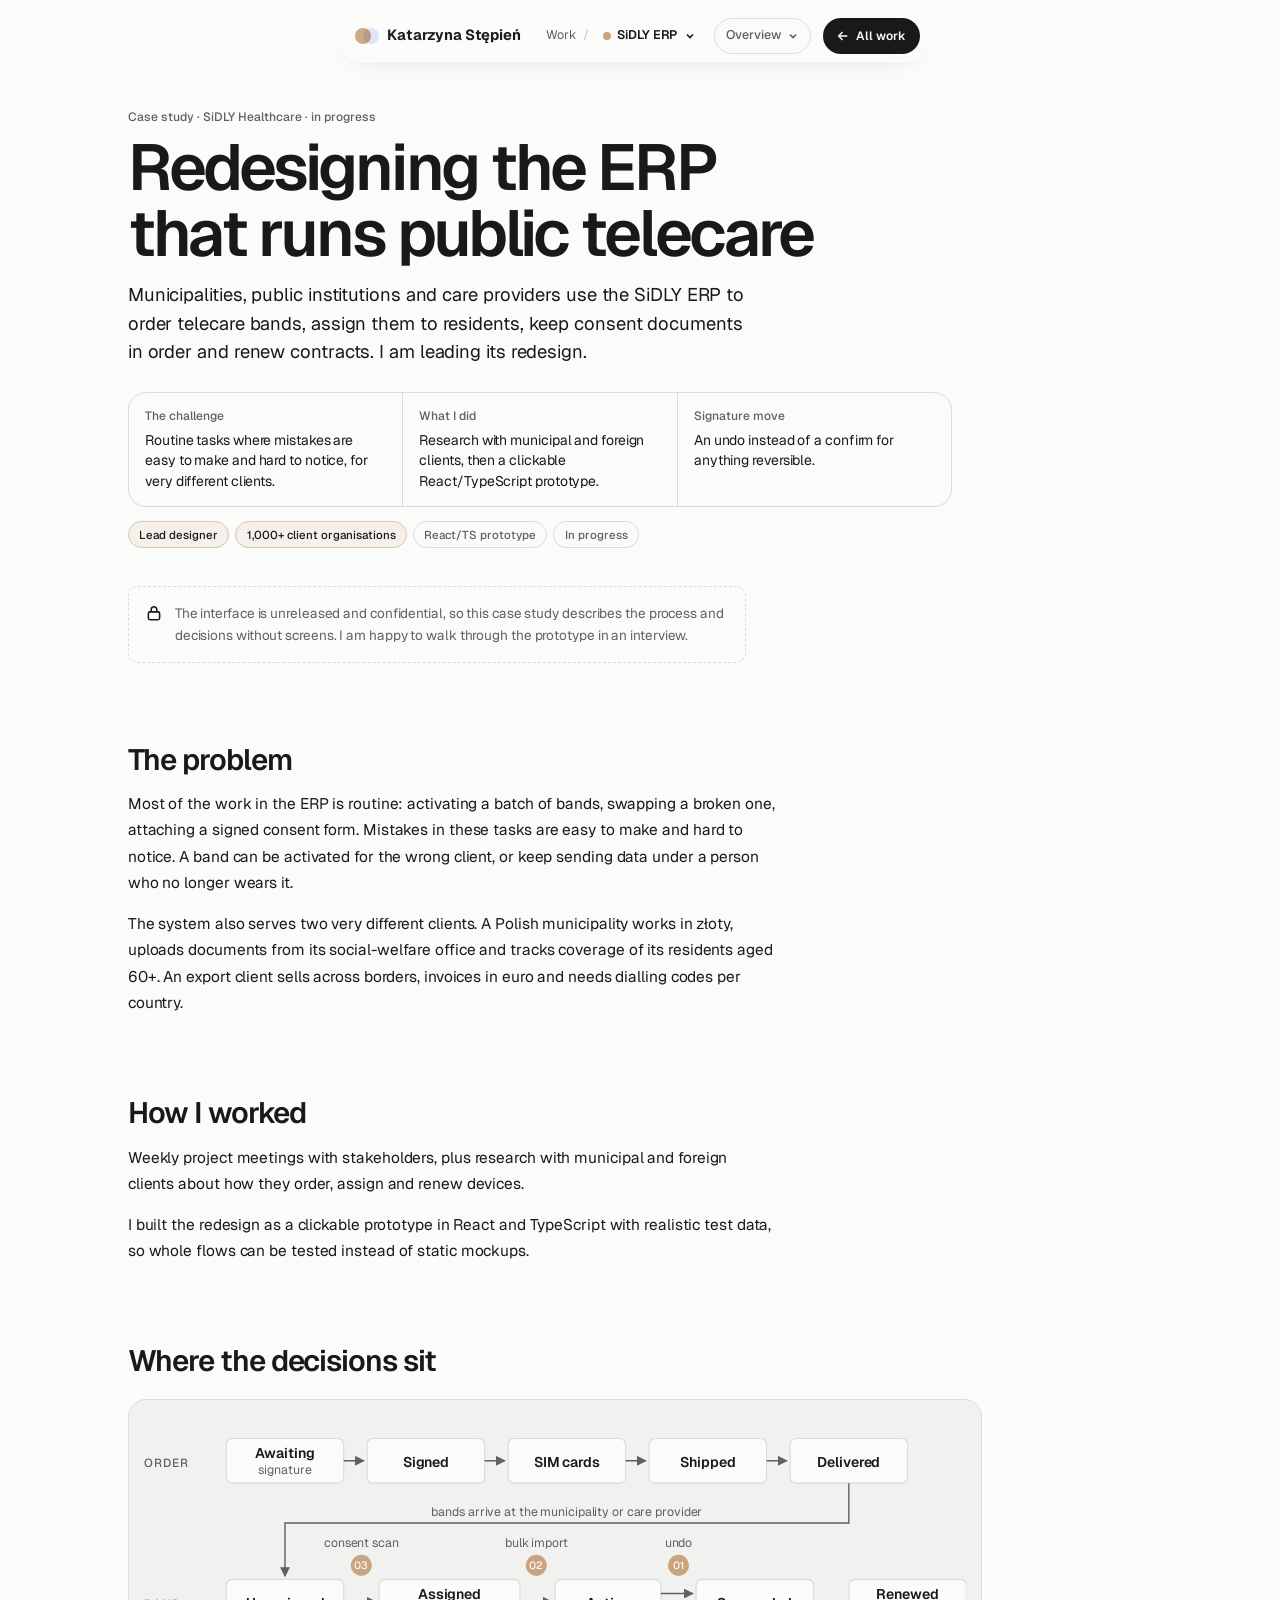
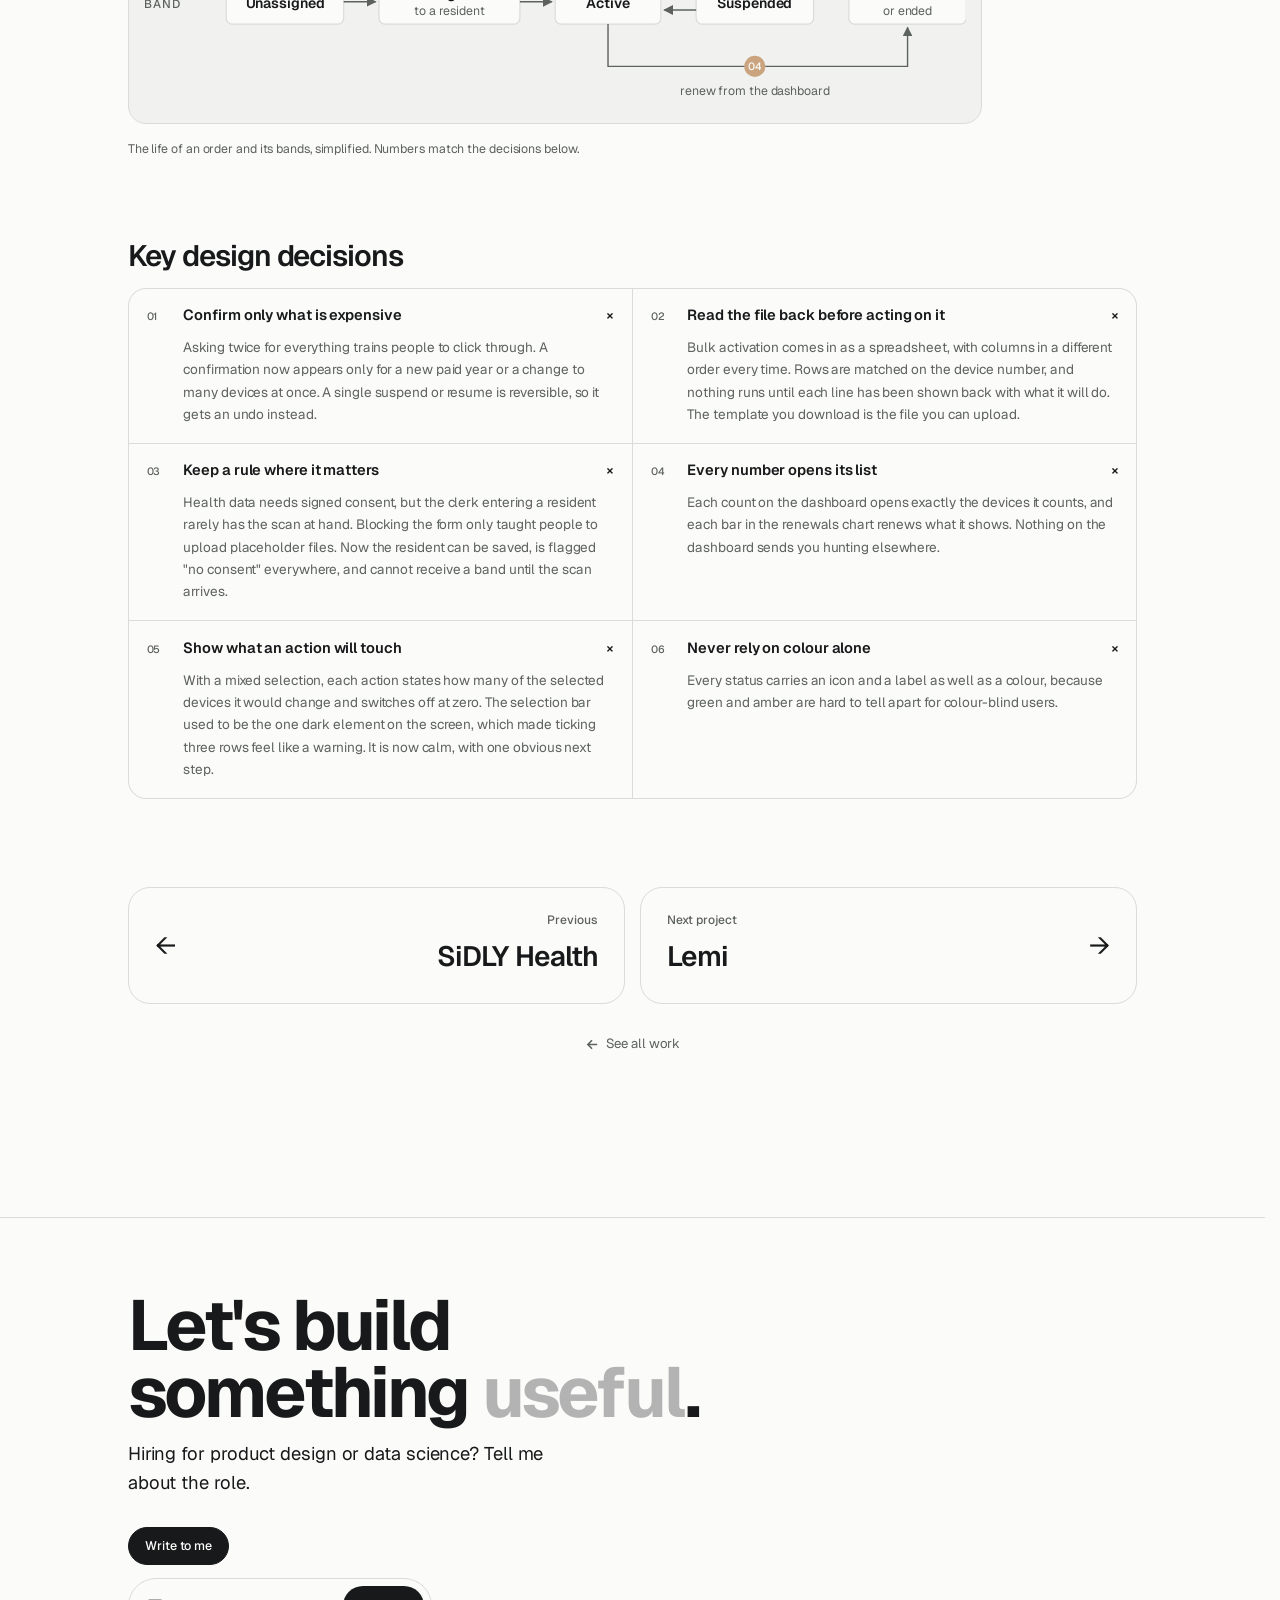
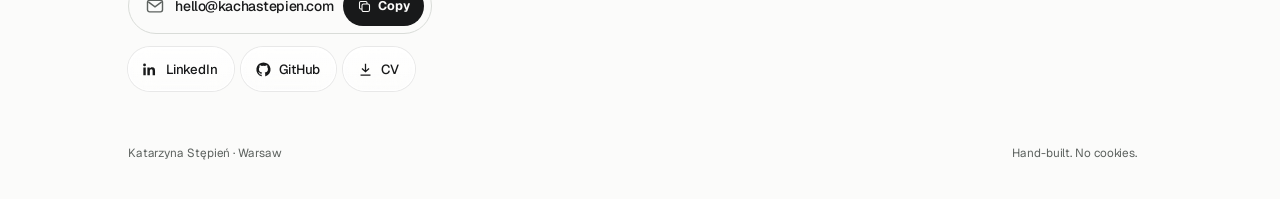
<file: work/sidly-erp/index.html>
<!doctype html>
<html lang="en" data-view="design" data-theme="light">
<head>
<meta charset="utf-8">
<meta name="build" content="1792419099">
<script>
/* GitHub Pages lets browsers keep the page for 10 minutes; if a newer build is live, reload once to get it. */
(function(){try{var b=document.querySelector('meta[name="build"]').content;fetch('/version.txt?'+Date.now(),{cache:'no-store'}).then(function(r){return r.ok?r.text():''}).then(function(v){v=(v||'').trim();if(v&&v!==b&&!sessionStorage.getItem('ks-rl-'+v)){sessionStorage.setItem('ks-rl-'+v,'1');location.reload()}}).catch(function(){})}catch(e){}})();
</script>

<meta name="viewport" content="width=device-width,initial-scale=1,viewport-fit=cover">
<title>Redesigning the ERP that runs public telecare · Katarzyna Stępień</title>
<meta name="description" content="How Katarzyna Stępień is redesigning the SiDLY ERP used by 1,000+ municipalities and care providers: the problem, the process and six design decisions.">
<link rel="canonical" href="https://kachastepien.com/work/sidly-erp/">
<meta property="og:type" content="article">
<meta property="og:title" content="Redesigning the ERP that runs public telecare · Katarzyna Stępień">
<meta property="og:description" content="How Katarzyna Stępień is redesigning the SiDLY ERP used by 1,000+ municipalities and care providers: the problem, the process and six design decisions.">
<meta property="og:url" content="https://kachastepien.com/work/sidly-erp/">
<meta property="og:image" content="https://kachastepien.com/assets/og-portrait.png">
<meta name="twitter:card" content="summary_large_image">
<meta name="theme-color" content="#fbfbfa">
<link rel="icon" href="../../favicon.svg" type="image/svg+xml">
<link rel="icon" href="../../favicon-32.png" sizes="32x32" type="image/png">
<link rel="apple-touch-icon" href="../../apple-touch-icon.png">
<link rel="preconnect" href="https://fonts.googleapis.com">
<link rel="preconnect" href="https://fonts.gstatic.com" crossorigin>
<link rel="stylesheet" href="https://fonts.googleapis.com/css2?family=Geist:wght@400;500;600;700&display=swap">
<link rel="stylesheet" href="../../assets/site.css?v=fde129a937">
<script>document.documentElement.classList.add('js')</script>
<script type="application/ld+json">[{"@context": "https://schema.org", "@type": "CreativeWork", "name": "Redesigning the ERP that runs public telecare", "description": "How Katarzyna Stępień is redesigning the SiDLY ERP used by 1,000+ municipalities and care providers: the problem, the process and six design decisions.", "url": "https://kachastepien.com/work/sidly-erp/", "inLanguage": "en", "author": {"@type": "Person", "@id": "https://kachastepien.com/#person", "name": "Katarzyna Stępień", "alternateName": "Kacha", "url": "https://kachastepien.com/"}, "image": "https://kachastepien.com/assets/og-portrait.png"}, {"@context": "https://schema.org", "@type": "BreadcrumbList", "itemListElement": [{"@type": "ListItem", "position": 1, "name": "Katarzyna Stępień", "item": "https://kachastepien.com/"}, {"@type": "ListItem", "position": 2, "name": "Work", "item": "https://kachastepien.com/#work"}, {"@type": "ListItem", "position": 3, "name": "SiDLY ERP", "item": "https://kachastepien.com/work/sidly-erp/"}]}]</script>
<script data-goatcounter="https://kachastepien.goatcounter.com/count" async src="//gc.zgo.at/count.js"></script>
</head>
<body class="cp">
<a class="skip" href="#main">Skip to content</a>
<div class="progress" aria-hidden="true"></div>
<header class="top">
  <div class="wrap glass">
    <a class="brand" href="../../" aria-label="Katarzyna Stępień, home"><span class="mark" aria-hidden="true"><i></i><i></i></span><span>Katarzyna Stępień</span></a>
    <nav class="crumb" aria-label="Breadcrumb"><a class="crumb-home" href="../../?view=design#work">Work</a><span class="sep" aria-hidden="true">/</span>
      <details class="pmenu"><summary aria-label="Switch project"><span class="dot design"></span><span class="pm-cur">SiDLY ERP</span><svg viewBox="0 0 12 12" fill="none" stroke="currentColor" stroke-width="1.6" aria-hidden="true"><path d="M3 4.5 6 7.5l3-3"/></svg></summary><div class="pm-list glass"><p class="label">Product design</p><a href="../sidly-health/"><span class="dot design"></span>SiDLY Health</a><a href="../sidly-erp/" aria-current="page"><span class="dot design"></span>SiDLY ERP</a><a href="../lemi/"><span class="dot design"></span>Lemi</a><a href="../govbot/"><span class="dot design"></span>GovBot</a><p class="label">Data science</p><a href="../unmasked/"><span class="dot data"></span>Unmasked</a><a href="../healthplatform/"><span class="dot data"></span>HealthPlatform</a><a href="../ux-friction/"><span class="dot data"></span>UX friction detection</a><a href="../funnel-elt/"><span class="dot data"></span>Funnel ELT</a><a class="pm-all" href="../../?view=design#work"><svg viewBox="0 0 16 16" fill="none" stroke="currentColor" stroke-width="1.6" aria-hidden="true"><path d="M13 8H3M7.5 3.5 3 8l4.5 4.5"/></svg>All work</a></div></details>
    </nav>
    <details class="pmenu smenu"><summary aria-label="Jump to a section"><span class="sm-now">Overview</span><svg viewBox="0 0 12 12" fill="none" stroke="currentColor" stroke-width="1.6" aria-hidden="true"><path d="M3 4.5 6 7.5l3-3"/></svg></summary><div class="pm-list glass"><p class="label">On this page</p><a href="#overview" data-id="overview">Overview</a><a href="#the-problem" data-id="the-problem">The problem</a><a href="#how-i-worked" data-id="how-i-worked">How I worked</a><a href="#where-the-decisions-sit" data-id="where-the-decisions-sit">Where the decisions sit</a><a href="#key-design-decisions" data-id="key-design-decisions">Key design decisions</a></div></details>
    <a class="btn-all" href="../../?view=design#work"><svg viewBox="0 0 16 16" fill="none" stroke="currentColor" stroke-width="1.6" aria-hidden="true"><path d="M13 8H3M7.5 3.5 3 8l4.5 4.5"/></svg><span>All work</span></a>
  </div>
</header>
<nav class="rail" aria-label="Sections"><a href="#overview" data-id="overview"><i></i><span>Overview</span></a><a href="#the-problem" data-id="the-problem"><i></i><span>The problem</span></a><a href="#how-i-worked" data-id="how-i-worked"><i></i><span>How I worked</span></a><a href="#where-the-decisions-sit" data-id="where-the-decisions-sit"><i></i><span>Where the decisions sit</span></a><a href="#key-design-decisions" data-id="key-design-decisions"><i></i><span>Key design decisions</span></a></nav>
<main id="main">
  <article class="wrap cp-wrap">
    <header class="cp-head" id="overview" data-rail="Overview">
      <p class="label reveal">Case study · SiDLY Healthcare · in progress</p>
      <h1 class="case-title reveal">Redesigning the ERP that runs public telecare</h1>
      <p class="lede reveal d1">Municipalities, public institutions and care providers use the SiDLY ERP to order telecare bands, assign them to residents, keep consent documents in order and renew contracts. I am leading its redesign.</p>
      <div class="tldr reveal d1"><div><p class="label">The challenge</p><p>Routine tasks where mistakes are easy to make and hard to notice, for very different clients.</p></div><div><p class="label">What I did</p><p>Research with municipal and foreign clients, then a clickable React/TypeScript prototype.</p></div><div><p class="label">Signature move</p><p>An undo instead of a confirm for anything reversible.</p></div></div>
      <div class="chips reveal"><span class="chip on">Lead designer</span><span class="chip on">1,000+ client organisations</span><span class="chip">React/TS prototype</span><span class="chip">In progress</span></div>
    </header>
    <div class="cp-hero"><div class="lock reveal"><svg viewBox="0 0 16 16" fill="none" stroke="currentColor" stroke-width="1.4" aria-hidden="true"><rect x="3" y="7" width="10" height="7" rx="1.5"/><path d="M5.5 7V5a2.5 2.5 0 0 1 5 0v2"/></svg><p>The interface is unreleased and confidential, so this case study describes the process and decisions without screens. I am happy to walk through the prototype in an interview.</p></div></div>
    <section class="cp-sec" id="the-problem" data-rail="The problem"><h2 class="reveal">The problem</h2><p class="cp-p reveal">Most of the work in the ERP is routine: activating a batch of bands, swapping a broken one, attaching a signed consent form. Mistakes in these tasks are easy to make and hard to notice. A band can be activated for the wrong client, or keep sending data under a person who no longer wears it.</p><p class="cp-p reveal">The system also serves two very different clients. A Polish municipality works in złoty, uploads documents from its social-welfare office and tracks coverage of its residents aged 60+. An export client sells across borders, invoices in euro and needs dialling codes per country.</p></section>
<section class="cp-sec" id="how-i-worked" data-rail="How I worked"><h2 class="reveal">How I worked</h2><p class="cp-p reveal">Weekly project meetings with stakeholders, plus research with municipal and foreign clients about how they order, assign and renew devices.</p><p class="cp-p reveal">I built the redesign as a clickable prototype in React and TypeScript with realistic test data, so whole flows can be tested instead of static mockups.</p></section>
<section class="cp-sec" id="where-the-decisions-sit" data-rail="Where the decisions sit"><h2 class="reveal">Where the decisions sit</h2><div class="flow reveal"><svg viewBox="0 0 700 250" role="img" aria-labelledby="flow-t"><title id="flow-t">How an order becomes active bands in the ERP, with the design decisions marked where they apply</title><defs><marker id="ah" viewBox="0 0 8 8" refX="7" refY="4" markerWidth="7" markerHeight="7" orient="auto-start-reverse"><path d="M0,0 L8,4 L0,8 z" class="ahp"/></marker></defs><text class="lane" x="0" y="44">ORDER</text><text class="lane" x="0" y="164">BAND</text><rect class="box" x="70" y="20" width="100" height="38" rx="5"/><text class="bt" x="120.0" y="37" text-anchor="middle">Awaiting</text><text class="bs" x="120.0" y="50" text-anchor="middle">signature</text><rect class="box" x="190" y="20" width="100" height="38" rx="5"/><text class="bt" x="240.0" y="44" text-anchor="middle">Signed</text><rect class="box" x="310" y="20" width="100" height="38" rx="5"/><text class="bt" x="360.0" y="44" text-anchor="middle">SIM cards</text><rect class="box" x="430" y="20" width="100" height="38" rx="5"/><text class="bt" x="480.0" y="44" text-anchor="middle">Shipped</text><rect class="box" x="550" y="20" width="100" height="38" rx="5"/><text class="bt" x="600.0" y="44" text-anchor="middle">Delivered</text><line class="ar" x1="170" y1="39" x2="187" y2="39" marker-end="url(#ah)"/><line class="ar" x1="290" y1="39" x2="307" y2="39" marker-end="url(#ah)"/><line class="ar" x1="410" y1="39" x2="427" y2="39" marker-end="url(#ah)"/><line class="ar" x1="530" y1="39" x2="547" y2="39" marker-end="url(#ah)"/><path class="ar" d="M600,58 V92 H120 V137" fill="none" marker-end="url(#ah)"/><text class="bs" x="360" y="86" text-anchor="middle">bands arrive at the municipality or care provider</text><rect class="box" x="70" y="140" width="100" height="38" rx="5"/><text class="bt" x="120.0" y="164" text-anchor="middle">Unassigned</text><rect class="box" x="200" y="140" width="120" height="38" rx="5"/><text class="bt" x="260.0" y="157" text-anchor="middle">Assigned</text><text class="bs" x="260.0" y="170" text-anchor="middle">to a resident</text><rect class="box" x="350" y="140" width="90" height="38" rx="5"/><text class="bt" x="395.0" y="164" text-anchor="middle">Active</text><rect class="box" x="470" y="140" width="100" height="38" rx="5"/><text class="bt" x="520.0" y="164" text-anchor="middle">Suspended</text><rect class="box" x="600" y="140" width="100" height="38" rx="5"/><text class="bt" x="650.0" y="157" text-anchor="middle">Renewed</text><text class="bs" x="650.0" y="170" text-anchor="middle">or ended</text><line class="ar" x1="170" y1="159" x2="197" y2="159" marker-end="url(#ah)"/><line class="ar" x1="320" y1="159" x2="347" y2="159" marker-end="url(#ah)"/><path class="ar" d="M440,152 H467" marker-end="url(#ah)"/><path class="ar" d="M470,166 H443" marker-end="url(#ah)"/><path class="ar" d="M395,178 V214 H650 V181" fill="none" marker-end="url(#ah)"/><circle class="mk" cx="185" cy="128" r="9"/><text class="mt" x="185" y="131.5" text-anchor="middle">03</text><text class="bs" x="185" y="112" text-anchor="middle">consent scan</text><circle class="mk" cx="334" cy="128" r="9"/><text class="mt" x="334" y="131.5" text-anchor="middle">02</text><text class="bs" x="334" y="112" text-anchor="middle">bulk import</text><circle class="mk" cx="455" cy="128" r="9"/><text class="mt" x="455" y="131.5" text-anchor="middle">01</text><text class="bs" x="455" y="112" text-anchor="middle">undo</text><circle class="mk" cx="520" cy="214" r="9"/><text class="mt" x="520" y="217.5" text-anchor="middle">04</text><text class="bs" x="520" y="238" text-anchor="middle">renew from the dashboard</text></svg></div><p class="note">The life of an order and its bands, simplified. Numbers match the decisions below.</p></section>
<section class="cp-sec" id="key-design-decisions" data-rail="Key design decisions"><h2 class="reveal">Key design decisions</h2><ol class="decisions reveal"><li><details open><summary>Confirm only what is expensive</summary><p>Asking twice for everything trains people to click through. A confirmation now appears only for a new paid year or a change to many devices at once. A single suspend or resume is reversible, so it gets an undo instead.</p></details></li><li><details open><summary>Read the file back before acting on it</summary><p>Bulk activation comes in as a spreadsheet, with columns in a different order every time. Rows are matched on the device number, and nothing runs until each line has been shown back with what it will do. The template you download is the file you can upload.</p></details></li><li><details open><summary>Keep a rule where it matters</summary><p>Health data needs signed consent, but the clerk entering a resident rarely has the scan at hand. Blocking the form only taught people to upload placeholder files. Now the resident can be saved, is flagged "no consent" everywhere, and cannot receive a band until the scan arrives.</p></details></li><li><details open><summary>Every number opens its list</summary><p>Each count on the dashboard opens exactly the devices it counts, and each bar in the renewals chart renews what it shows. Nothing on the dashboard sends you hunting elsewhere.</p></details></li><li><details open><summary>Show what an action will touch</summary><p>With a mixed selection, each action states how many of the selected devices it would change and switches off at zero. The selection bar used to be the one dark element on the screen, which made ticking three rows feel like a warning. It is now calm, with one obvious next step.</p></details></li><li><details open><summary>Never rely on colour alone</summary><p>Every status carries an icon and a label as well as a colour, because green and amber are hard to tell apart for colour-blind users.</p></details></li></ol></section>
    <nav class="pn reveal" aria-label="More projects">
      <a class="next prev" href="../sidly-health/"><span class="label">Previous</span><b>SiDLY Health</b><span class="arrow" aria-hidden="true">←</span></a>
      <a class="next" href="../lemi/"><span class="label">Next project</span><b>Lemi</b><span class="arrow" aria-hidden="true">→</span></a>
    </nav>
    <p class="pn-all reveal"><a class="back" href="../../?view=design#work"><svg viewBox="0 0 16 16" fill="none" stroke="currentColor" stroke-width="1.6" aria-hidden="true"><path d="M13 8H3M7.5 3.5 3 8l4.5 4.5"/></svg>See all work</a></p>
  </article>
</main>
<footer class="end" id="contact">
  <div class="wrap">
    <h2 class="reveal">Let's build<br>something <em>useful</em>.</h2>
    <p class="lede reveal d1" style="max-width:30rem">Hiring for product design or data science? Tell me about the role.</p>
    <div class="row reveal d1">
      <a class="btn solid" href="../../#contact">Write to me</a>
      <button class="mailchip" type="button" id="copy-email" aria-label="Copy email address hello@kachastepien.com"><svg viewBox="0 0 24 24" fill="none" stroke="currentColor" stroke-width="1.7" aria-hidden="true"><rect x="3" y="5" width="18" height="14" rx="2.5"/><path d="m4 7 8 6 8-6"/></svg><span id="email">hello@kachastepien.com</span><span class="mc"><svg class="ic-copy" viewBox="0 0 24 24" fill="none" stroke="currentColor" stroke-width="1.7" aria-hidden="true"><rect x="8" y="8" width="12" height="12" rx="2.5"/><path d="M16 8V6a2 2 0 0 0-2-2H6a2 2 0 0 0-2 2v8a2 2 0 0 0 2 2h2"/></svg><b>Copy</b></span></button>
        <div class="socials"><a class="soc" href="https://www.linkedin.com/in/kachastepien" target="_blank" rel="noopener"><svg viewBox="0 0 24 24" aria-hidden="true"><path fill="currentColor" d="M5 3.5a2 2 0 1 1 0 4 2 2 0 0 1 0-4zM3.3 9h3.4v11H3.3zM9 9h3.3v1.5h.1c.5-.9 1.6-1.8 3.3-1.8 3.5 0 4.1 2.3 4.1 5.3V20h-3.4v-5.3c0-1.3 0-2.9-1.8-2.9s-2.1 1.4-2.1 2.8V20H9z"/></svg>LinkedIn</a><a class="soc" href="https://github.com/kachastepien" target="_blank" rel="noopener"><svg viewBox="0 0 24 24" aria-hidden="true"><path fill="currentColor" d="M12 2a10 10 0 0 0-3.2 19.5c.5.1.7-.2.7-.5v-1.7c-2.8.6-3.4-1.3-3.4-1.3-.5-1.2-1.1-1.5-1.1-1.5-.9-.6.1-.6.1-.6 1 .1 1.5 1 1.5 1 .9 1.5 2.4 1.1 2.9.8.1-.6.4-1.1.6-1.3-2.2-.3-4.6-1.1-4.6-5 0-1.1.4-2 1-2.7-.1-.2-.4-1.3.1-2.7 0 0 .8-.3 2.8 1a9.6 9.6 0 0 1 5 0c1.9-1.3 2.8-1 2.8-1 .5 1.4.2 2.5.1 2.7.6.7 1 1.6 1 2.7 0 3.9-2.4 4.7-4.6 5 .4.3.7.9.7 1.9V21c0 .3.2.6.7.5A10 10 0 0 0 12 2z"/></svg>GitHub</a><a class="soc" href="../../assets/katarzyna-stepien-cv.pdf" download="Katarzyna-Stepien-CV.pdf" data-goatcounter-click="cv-download-footer"><svg viewBox="0 0 24 24" fill="none" stroke="currentColor" stroke-width="1.8" aria-hidden="true"><path d="M12 4v11M7 10.5 12 15l5-4.5M5 20h14"/></svg>CV</a></div>
    </div>
    <div class="fine"><span>Katarzyna Stępień · Warsaw</span><span>Hand-built. No cookies.</span></div>
  </div>
</footer>
<script>
(function(){
  var reduce=matchMedia('(prefers-reduced-motion: reduce)').matches;
  var io='IntersectionObserver' in window?new IntersectionObserver(function(es){es.forEach(function(e){if(e.isIntersecting){e.target.classList.add('in');io.unobserve(e.target)}})},{rootMargin:'0px 0px -8% 0px',threshold:.06}):null;
  document.querySelectorAll('.reveal,.metrics').forEach(function(el){io?io.observe(el):el.classList.add('in')});
  var top=document.querySelector('.top'),bar=document.querySelector('.progress');
  function onScroll(){var h=document.documentElement.scrollHeight-innerHeight;bar.style.transform='scaleX('+(h>0?scrollY/h:0)+')';top.classList.toggle('scrolled',scrollY>8)}
  addEventListener('scroll',onScroll,{passive:true});onScroll();
  var now=document.querySelector('.sm-now'),rail=document.querySelector('.rail'),secs=[].slice.call(document.querySelectorAll('[data-rail]'));
  if('IntersectionObserver' in window){var spy=new IntersectionObserver(function(es){es.forEach(function(e){if(!e.isIntersecting)return;var id=e.target.id;now.textContent=e.target.dataset.rail;
    document.querySelectorAll('[data-id]').forEach(function(a){a.classList.toggle('on',a.dataset.id===id)})})},{rootMargin:'-40% 0px -55% 0px'});secs.forEach(function(x){spy.observe(x)})}
  addEventListener('scroll',function(){rail.classList.toggle('show',scrollY>innerHeight*.5)},{passive:true});
  var menus=[].slice.call(document.querySelectorAll('details.pmenu'));
  menus.forEach(function(d){d.addEventListener('toggle',function(){if(d.open)menus.forEach(function(o){if(o!==d)o.open=false})});d.querySelectorAll('a').forEach(function(a){a.addEventListener('click',function(){d.open=false})})});
  document.addEventListener('click',function(e){menus.forEach(function(d){if(d.open&&!d.contains(e.target))d.open=false})});
  document.addEventListener('keydown',function(e){if(e.key==='Escape')menus.forEach(function(d){if(d.open){d.open=false;d.querySelector('summary').focus()}})});
  document.querySelectorAll('.loop,.flow,.pipe').forEach(function(d){var h=document.createElement('p');h.className='swipe-hint';h.textContent='Swipe to see the whole flow →';d.parentNode.insertBefore(h,d.nextSibling)});
  var cb=document.getElementById('copy-email'),em=document.getElementById('email');
  cb.addEventListener('click',function(){try{navigator.clipboard.writeText(em.textContent.trim()).then(function(){cb.classList.add('ok');cb.querySelector('b').textContent='Copied';setTimeout(function(){cb.classList.remove('ok');cb.querySelector('b').textContent='Copy'},1800)})}catch(e){}});
})();
</script>
</body>
</html>
</file>
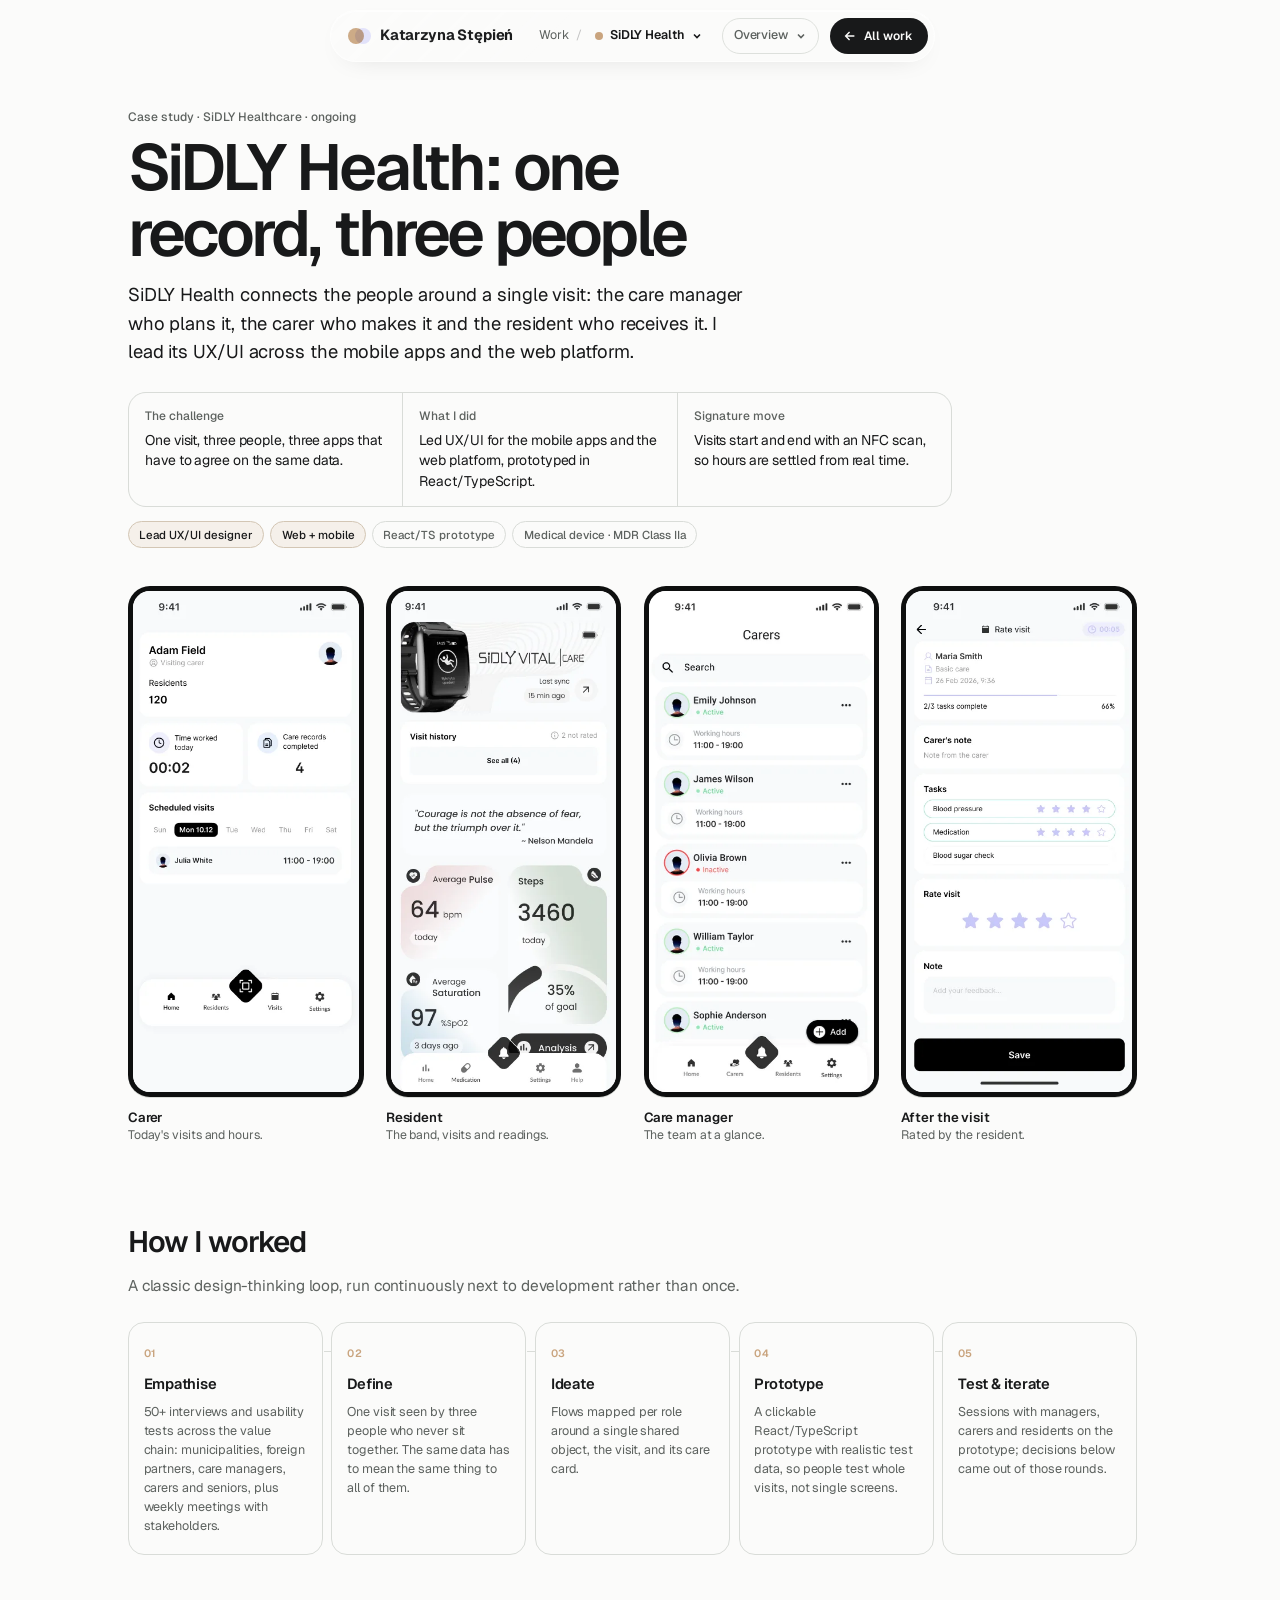
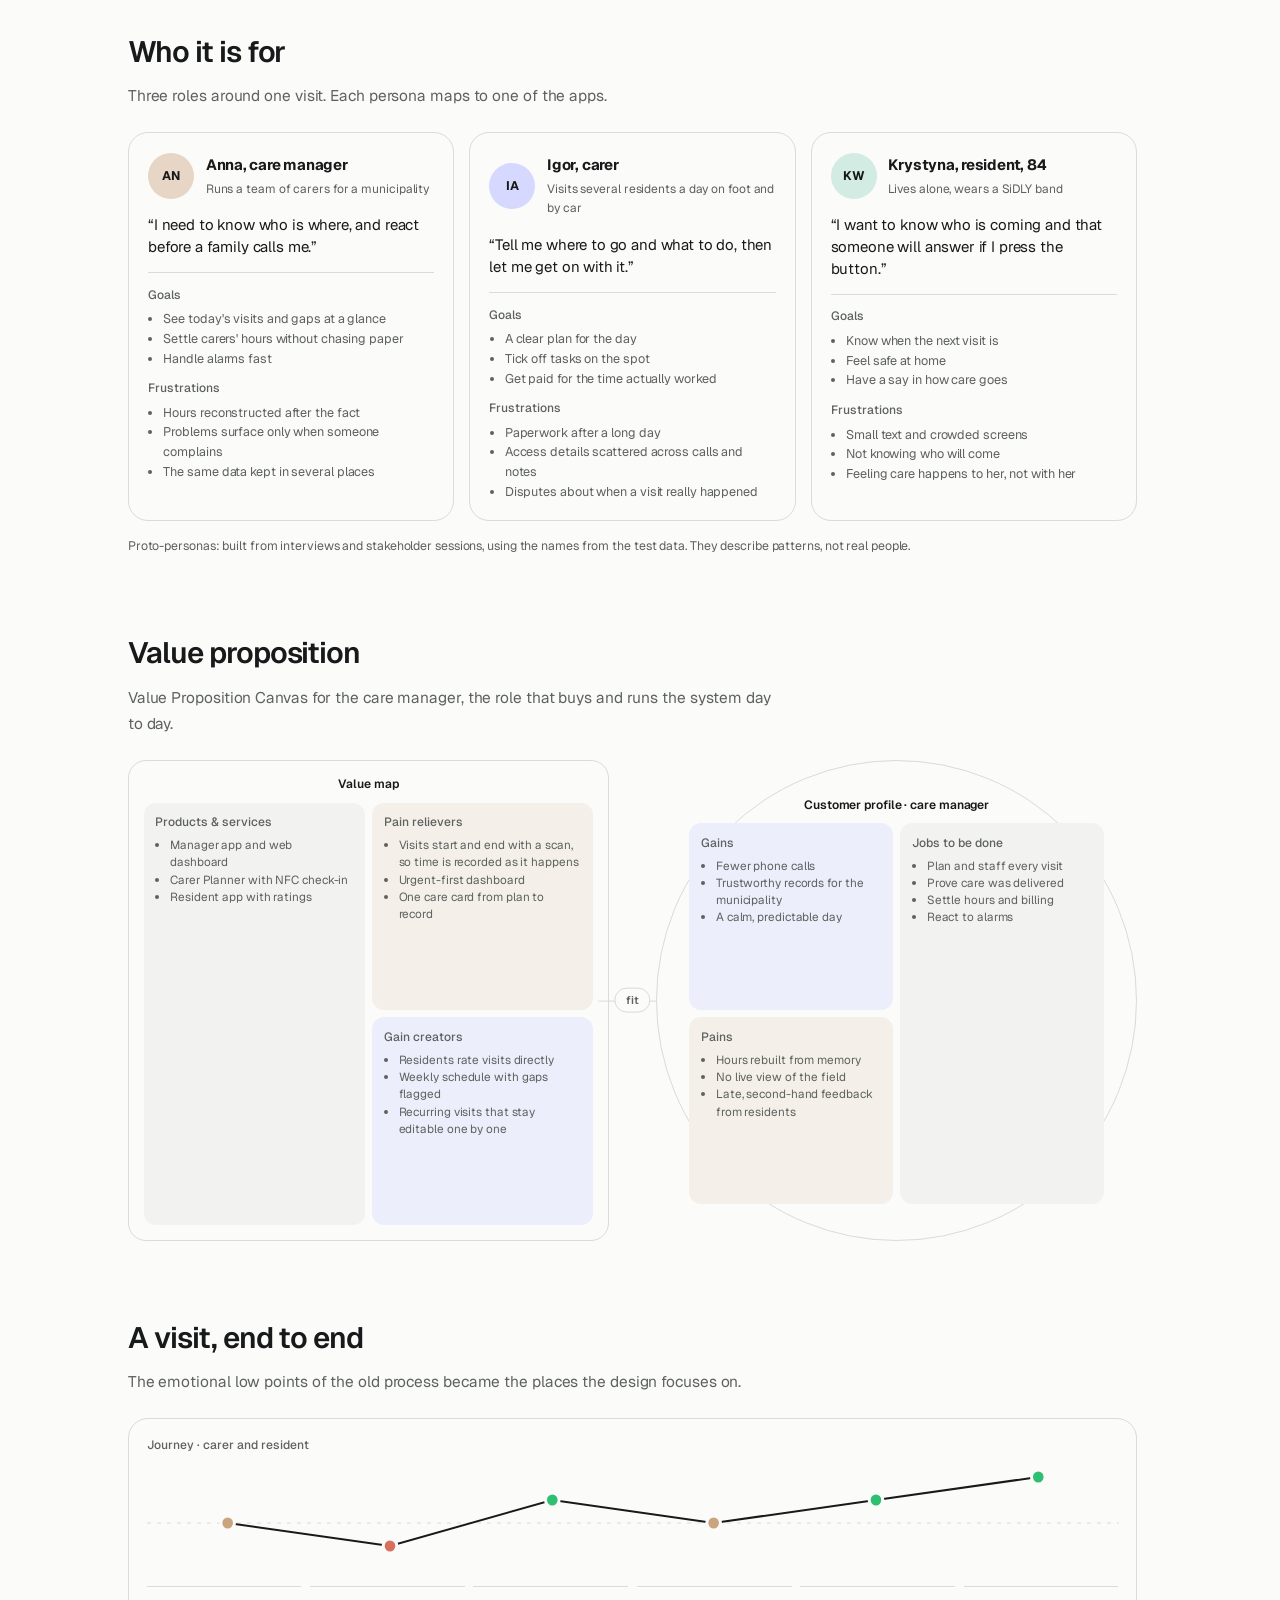
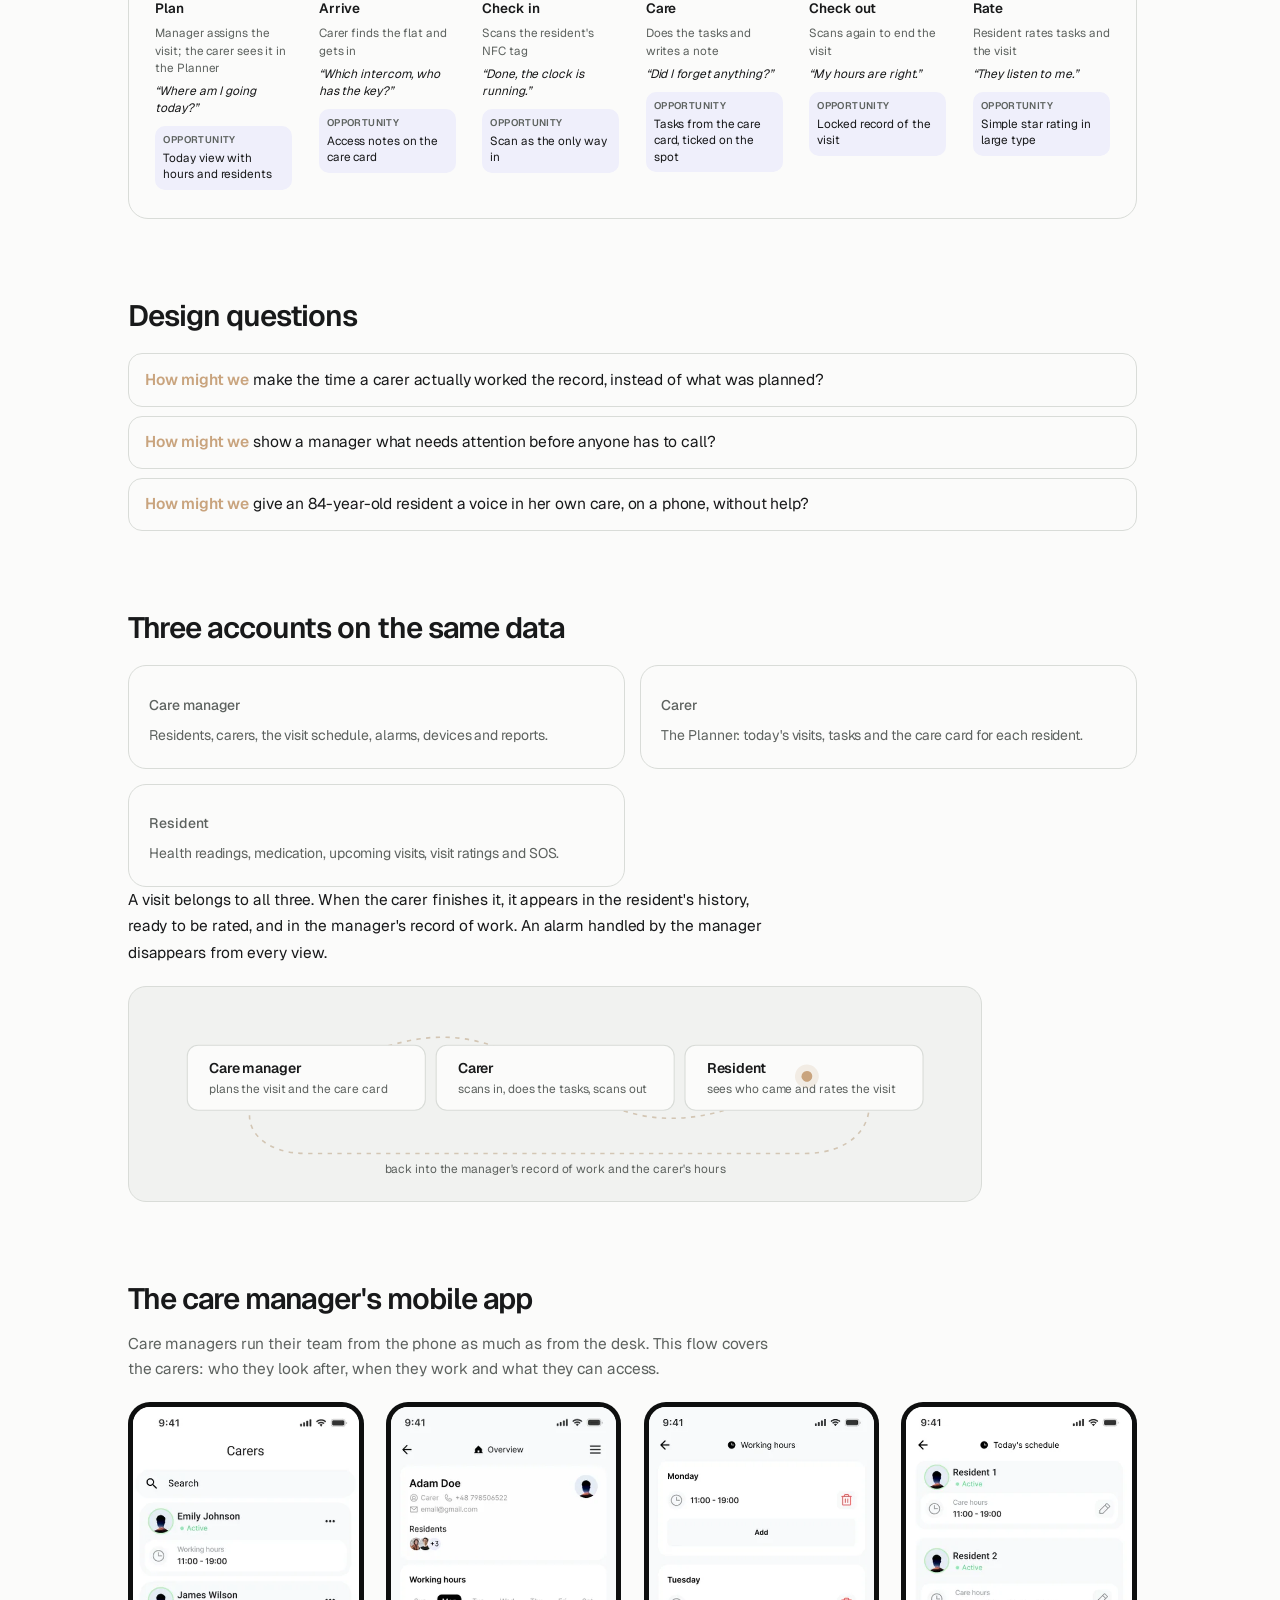
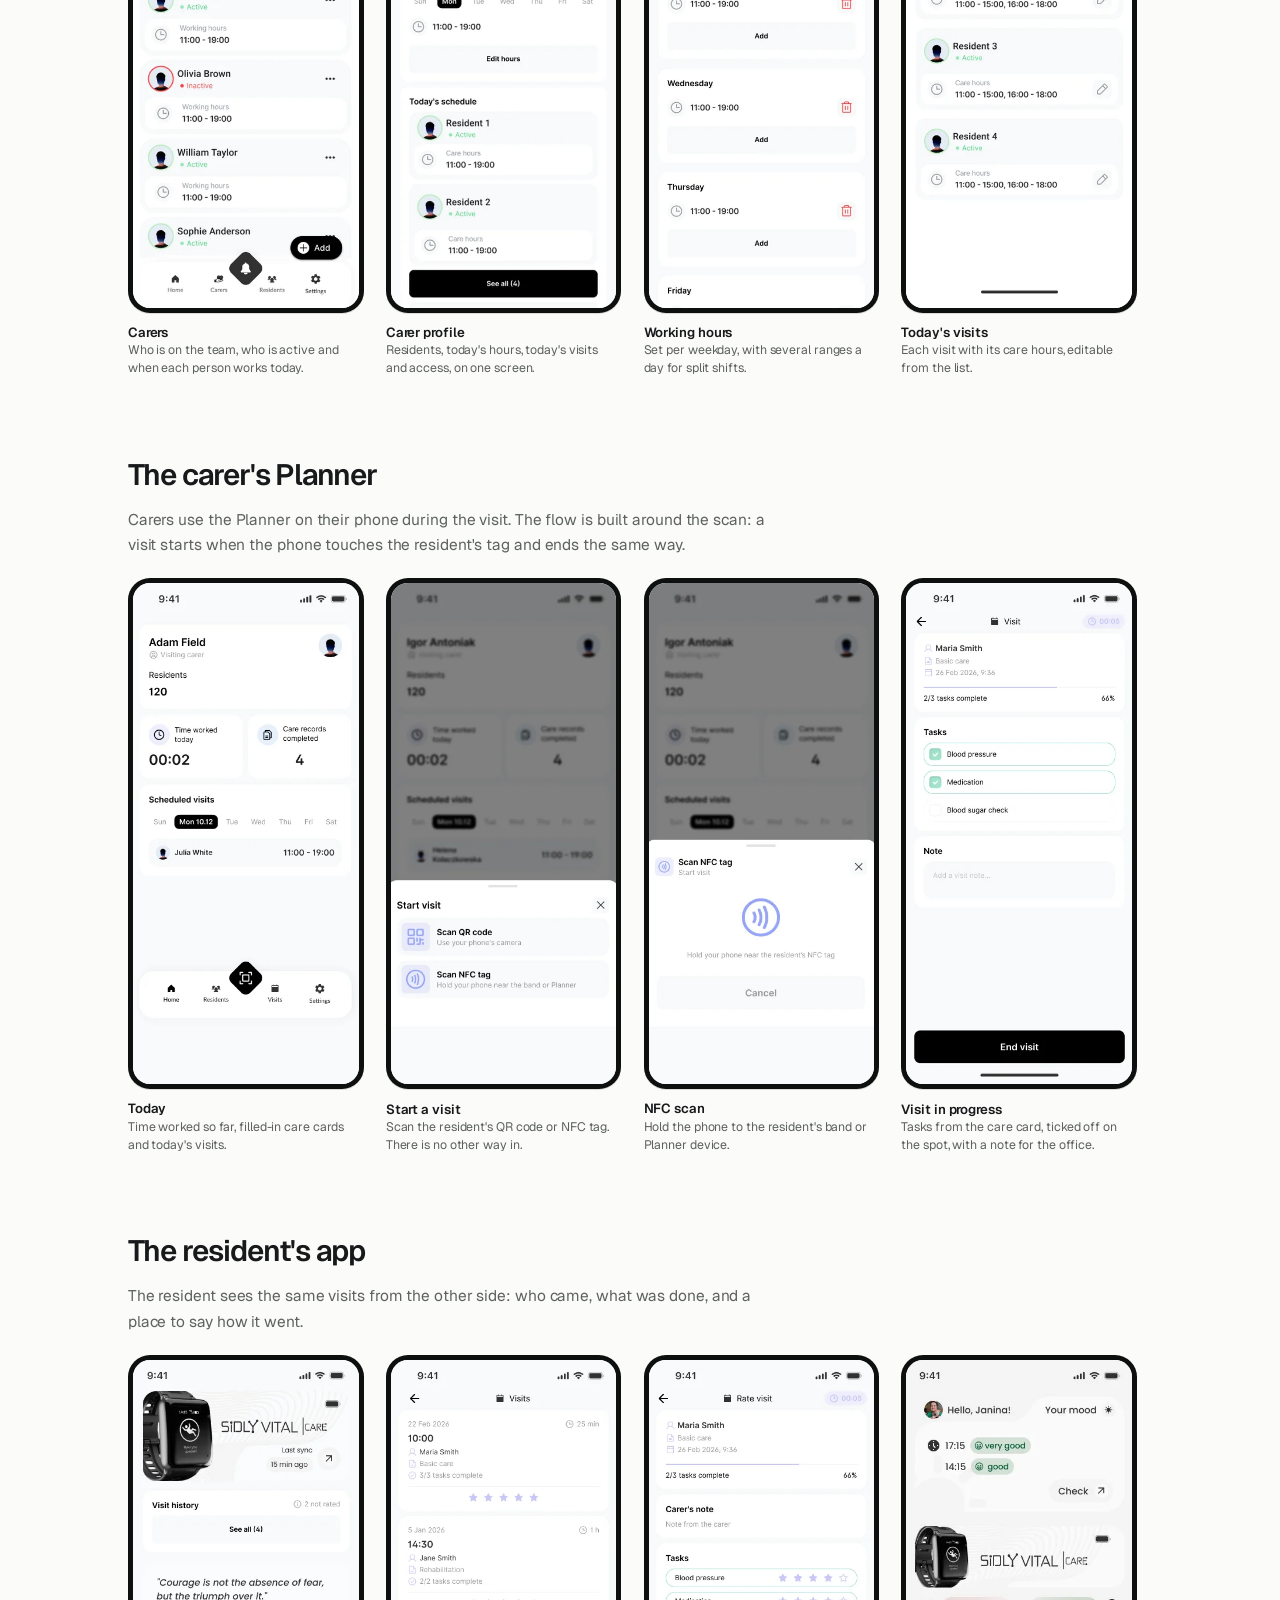
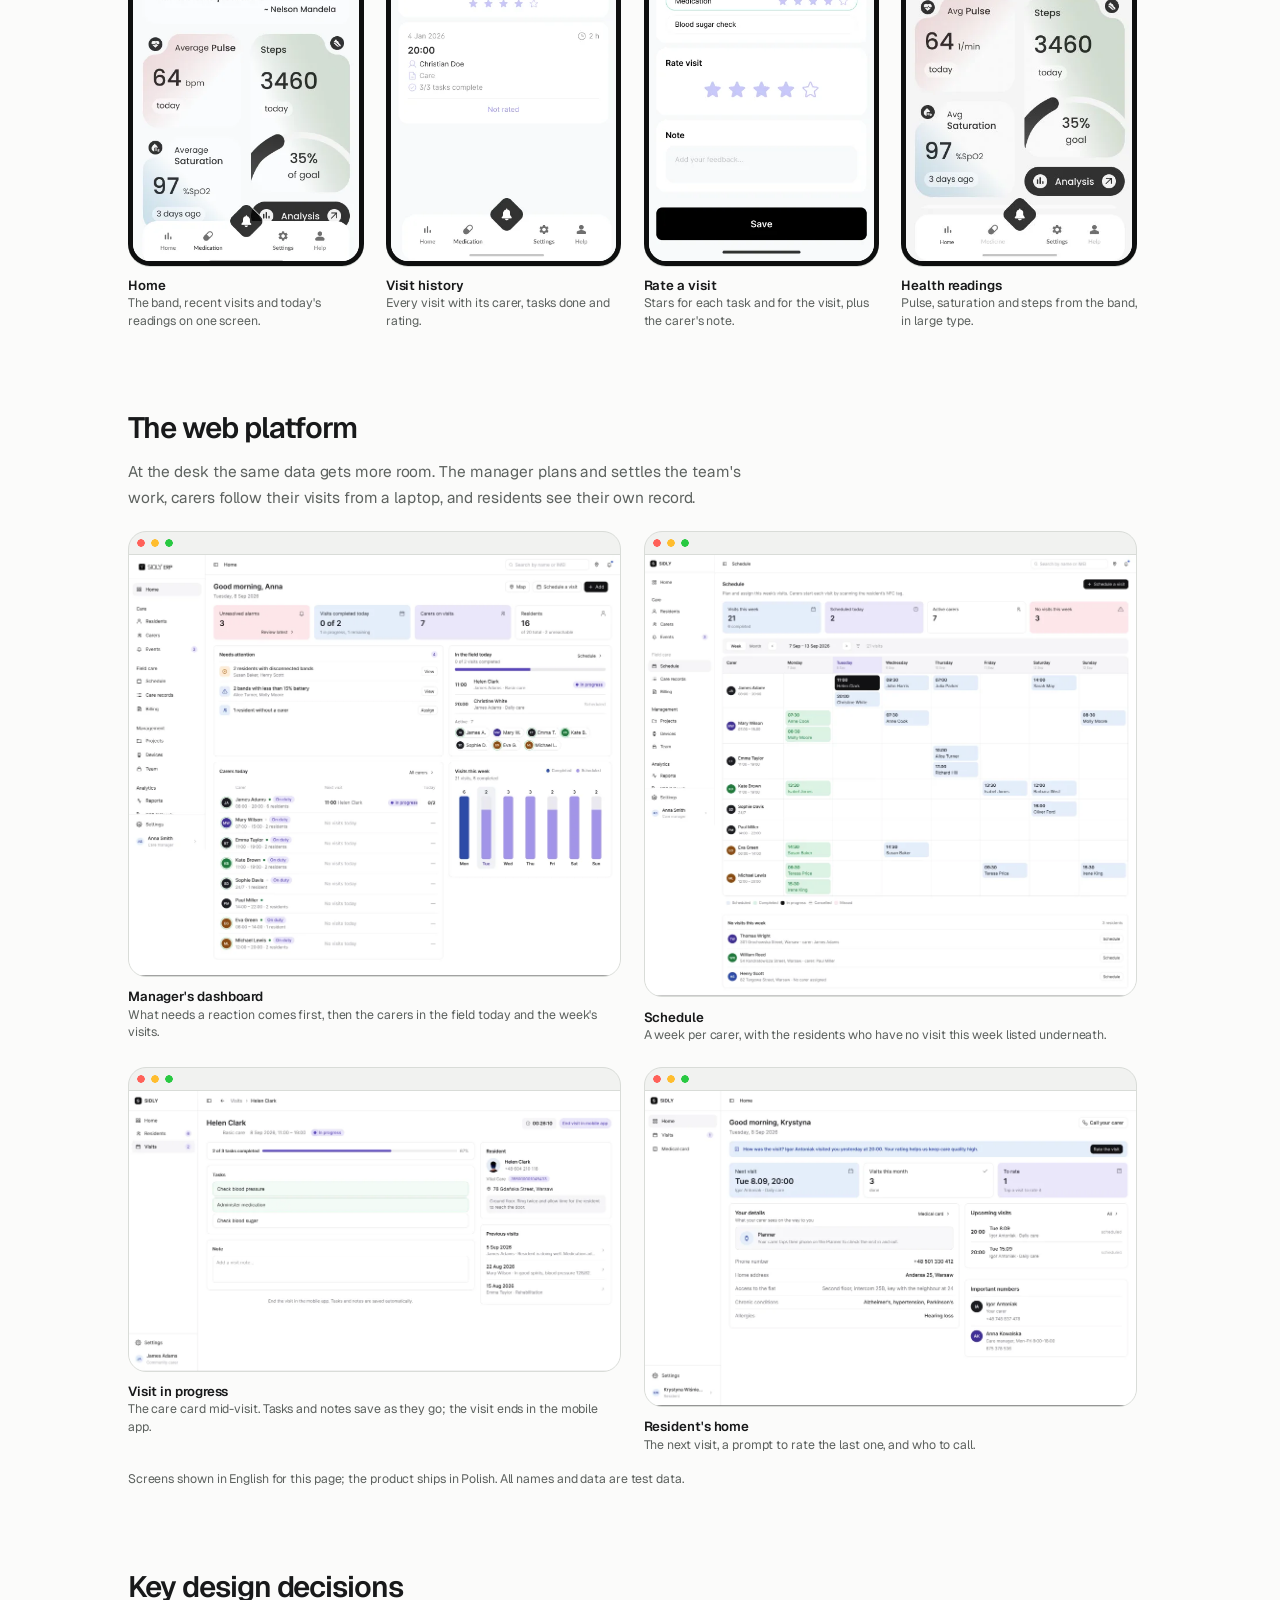
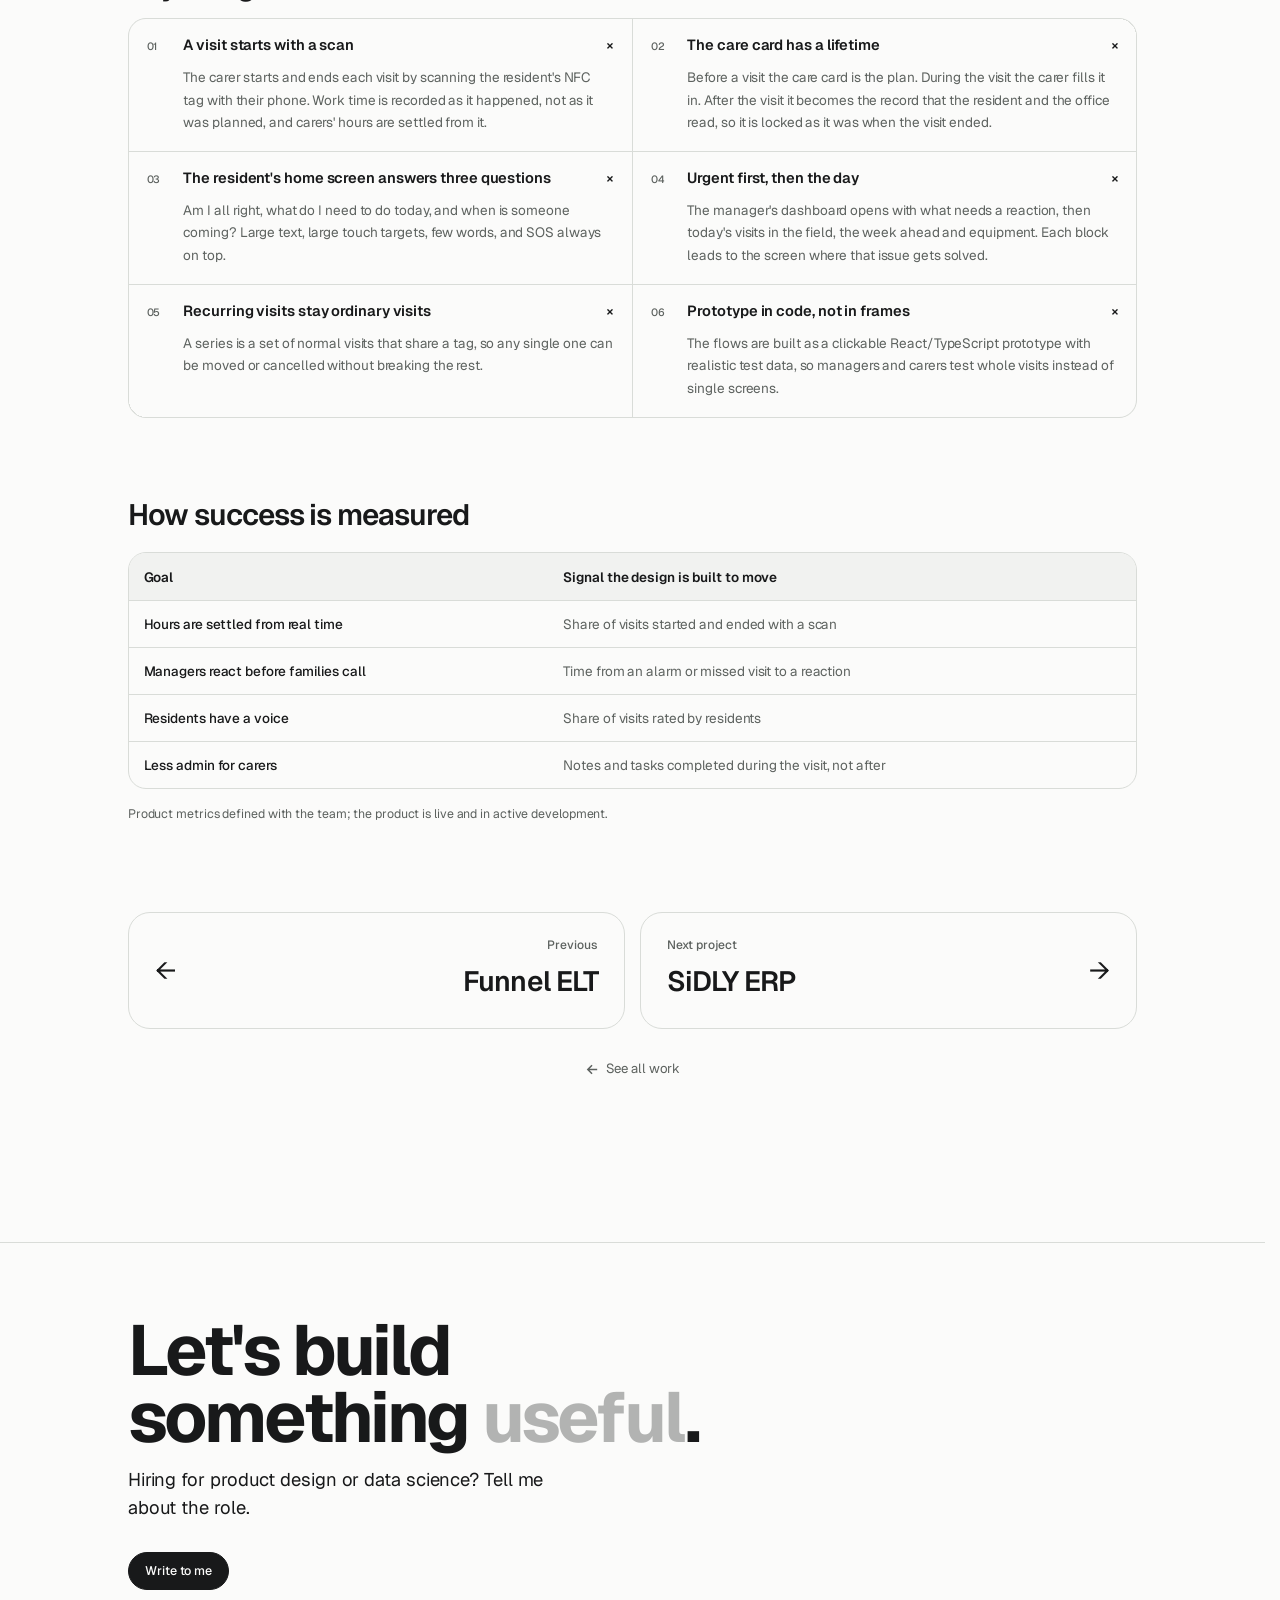
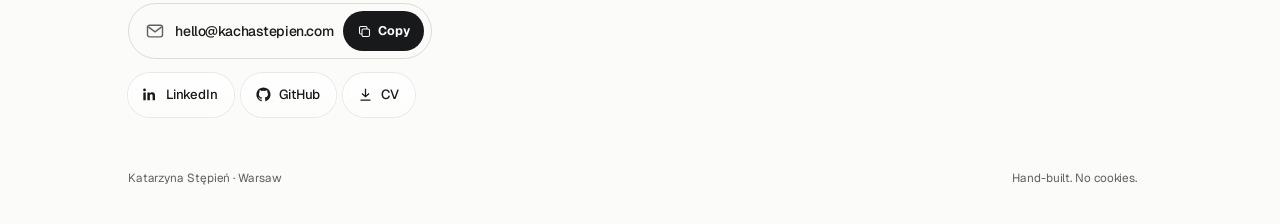
<file: work/sidly-health/index.html>
<!doctype html>
<html lang="en" data-view="design" data-theme="light">
<head>
<meta charset="utf-8">
<meta name="build" content="1792419099">
<script>
/* GitHub Pages lets browsers keep the page for 10 minutes; if a newer build is live, reload once to get it. */
(function(){try{var b=document.querySelector('meta[name="build"]').content;fetch('/version.txt?'+Date.now(),{cache:'no-store'}).then(function(r){return r.ok?r.text():''}).then(function(v){v=(v||'').trim();if(v&&v!==b&&!sessionStorage.getItem('ks-rl-'+v)){sessionStorage.setItem('ks-rl-'+v,'1');location.reload()}}).catch(function(){})}catch(e){}})();
</script>

<meta name="viewport" content="width=device-width,initial-scale=1,viewport-fit=cover">
<title>SiDLY Health: one record, three people · Katarzyna Stępień</title>
<meta name="description" content="How Katarzyna Stępień designed SiDLY Health: mobile and web apps that connect care managers, carers and residents around one visit.">
<link rel="canonical" href="https://kachastepien.com/work/sidly-health/">
<meta property="og:type" content="article">
<meta property="og:title" content="SiDLY Health: one record, three people · Katarzyna Stępień">
<meta property="og:description" content="How Katarzyna Stępień designed SiDLY Health: mobile and web apps that connect care managers, carers and residents around one visit.">
<meta property="og:url" content="https://kachastepien.com/work/sidly-health/">
<meta property="og:image" content="https://kachastepien.com/assets/og-portrait.png">
<meta name="twitter:card" content="summary_large_image">
<meta name="theme-color" content="#fbfbfa">
<link rel="icon" href="../../favicon.svg" type="image/svg+xml">
<link rel="icon" href="../../favicon-32.png" sizes="32x32" type="image/png">
<link rel="apple-touch-icon" href="../../apple-touch-icon.png">
<link rel="preconnect" href="https://fonts.googleapis.com">
<link rel="preconnect" href="https://fonts.gstatic.com" crossorigin>
<link rel="stylesheet" href="https://fonts.googleapis.com/css2?family=Geist:wght@400;500;600;700&display=swap">
<link rel="stylesheet" href="../../assets/site.css?v=fde129a937">
<script>document.documentElement.classList.add('js')</script>
<script type="application/ld+json">[{"@context": "https://schema.org", "@type": "CreativeWork", "name": "SiDLY Health: one record, three people", "description": "How Katarzyna Stępień designed SiDLY Health: mobile and web apps that connect care managers, carers and residents around one visit.", "url": "https://kachastepien.com/work/sidly-health/", "inLanguage": "en", "author": {"@type": "Person", "@id": "https://kachastepien.com/#person", "name": "Katarzyna Stępień", "alternateName": "Kacha", "url": "https://kachastepien.com/"}, "image": "https://kachastepien.com/assets/og-portrait.png"}, {"@context": "https://schema.org", "@type": "BreadcrumbList", "itemListElement": [{"@type": "ListItem", "position": 1, "name": "Katarzyna Stępień", "item": "https://kachastepien.com/"}, {"@type": "ListItem", "position": 2, "name": "Work", "item": "https://kachastepien.com/#work"}, {"@type": "ListItem", "position": 3, "name": "SiDLY Health", "item": "https://kachastepien.com/work/sidly-health/"}]}]</script>
<script data-goatcounter="https://kachastepien.goatcounter.com/count" async src="//gc.zgo.at/count.js"></script>
</head>
<body class="cp">
<a class="skip" href="#main">Skip to content</a>
<div class="progress" aria-hidden="true"></div>
<header class="top">
  <div class="wrap glass">
    <a class="brand" href="../../" aria-label="Katarzyna Stępień, home"><span class="mark" aria-hidden="true"><i></i><i></i></span><span>Katarzyna Stępień</span></a>
    <nav class="crumb" aria-label="Breadcrumb"><a class="crumb-home" href="../../?view=design#work">Work</a><span class="sep" aria-hidden="true">/</span>
      <details class="pmenu"><summary aria-label="Switch project"><span class="dot design"></span><span class="pm-cur">SiDLY Health</span><svg viewBox="0 0 12 12" fill="none" stroke="currentColor" stroke-width="1.6" aria-hidden="true"><path d="M3 4.5 6 7.5l3-3"/></svg></summary><div class="pm-list glass"><p class="label">Product design</p><a href="../sidly-health/" aria-current="page"><span class="dot design"></span>SiDLY Health</a><a href="../sidly-erp/"><span class="dot design"></span>SiDLY ERP</a><a href="../lemi/"><span class="dot design"></span>Lemi</a><a href="../govbot/"><span class="dot design"></span>GovBot</a><p class="label">Data science</p><a href="../unmasked/"><span class="dot data"></span>Unmasked</a><a href="../healthplatform/"><span class="dot data"></span>HealthPlatform</a><a href="../ux-friction/"><span class="dot data"></span>UX friction detection</a><a href="../funnel-elt/"><span class="dot data"></span>Funnel ELT</a><a class="pm-all" href="../../?view=design#work"><svg viewBox="0 0 16 16" fill="none" stroke="currentColor" stroke-width="1.6" aria-hidden="true"><path d="M13 8H3M7.5 3.5 3 8l4.5 4.5"/></svg>All work</a></div></details>
    </nav>
    <details class="pmenu smenu"><summary aria-label="Jump to a section"><span class="sm-now">Overview</span><svg viewBox="0 0 12 12" fill="none" stroke="currentColor" stroke-width="1.6" aria-hidden="true"><path d="M3 4.5 6 7.5l3-3"/></svg></summary><div class="pm-list glass"><p class="label">On this page</p><a href="#overview" data-id="overview">Overview</a><a href="#how-i-worked" data-id="how-i-worked">How I worked</a><a href="#who-it-is-for" data-id="who-it-is-for">Who it is for</a><a href="#value-proposition" data-id="value-proposition">Value proposition</a><a href="#a-visit-end-to-end" data-id="a-visit-end-to-end">A visit, end to end</a><a href="#design-questions" data-id="design-questions">Design questions</a><a href="#three-accounts-on-the-same-data" data-id="three-accounts-on-the-same-data">Three accounts on the same data</a><a href="#the-care-manager-s-mobile-app" data-id="the-care-manager-s-mobile-app">The care manager&#x27;s mobile app</a><a href="#the-carer-s-planner" data-id="the-carer-s-planner">The carer&#x27;s Planner</a><a href="#the-resident-s-app" data-id="the-resident-s-app">The resident&#x27;s app</a><a href="#the-web-platform" data-id="the-web-platform">The web platform</a><a href="#key-design-decisions" data-id="key-design-decisions">Key design decisions</a><a href="#how-success-is-measured" data-id="how-success-is-measured">How success is measured</a></div></details>
    <a class="btn-all" href="../../?view=design#work"><svg viewBox="0 0 16 16" fill="none" stroke="currentColor" stroke-width="1.6" aria-hidden="true"><path d="M13 8H3M7.5 3.5 3 8l4.5 4.5"/></svg><span>All work</span></a>
  </div>
</header>
<nav class="rail" aria-label="Sections"><a href="#overview" data-id="overview"><i></i><span>Overview</span></a><a href="#how-i-worked" data-id="how-i-worked"><i></i><span>How I worked</span></a><a href="#who-it-is-for" data-id="who-it-is-for"><i></i><span>Who it is for</span></a><a href="#value-proposition" data-id="value-proposition"><i></i><span>Value proposition</span></a><a href="#a-visit-end-to-end" data-id="a-visit-end-to-end"><i></i><span>A visit, end to end</span></a><a href="#design-questions" data-id="design-questions"><i></i><span>Design questions</span></a><a href="#three-accounts-on-the-same-data" data-id="three-accounts-on-the-same-data"><i></i><span>Three accounts on the same data</span></a><a href="#the-care-manager-s-mobile-app" data-id="the-care-manager-s-mobile-app"><i></i><span>The care manager&#x27;s mobile app</span></a><a href="#the-carer-s-planner" data-id="the-carer-s-planner"><i></i><span>The carer&#x27;s Planner</span></a><a href="#the-resident-s-app" data-id="the-resident-s-app"><i></i><span>The resident&#x27;s app</span></a><a href="#the-web-platform" data-id="the-web-platform"><i></i><span>The web platform</span></a><a href="#key-design-decisions" data-id="key-design-decisions"><i></i><span>Key design decisions</span></a><a href="#how-success-is-measured" data-id="how-success-is-measured"><i></i><span>How success is measured</span></a></nav>
<main id="main">
  <article class="wrap cp-wrap">
    <header class="cp-head" id="overview" data-rail="Overview">
      <p class="label reveal">Case study · SiDLY Healthcare · ongoing</p>
      <h1 class="case-title reveal">SiDLY Health: one record, three people</h1>
      <p class="lede reveal d1">SiDLY Health connects the people around a single visit: the care manager who plans it, the carer who makes it and the resident who receives it. I lead its UX/UI across the mobile apps and the web platform.</p>
      <div class="tldr reveal d1"><div><p class="label">The challenge</p><p>One visit, three people, three apps that have to agree on the same data.</p></div><div><p class="label">What I did</p><p>Led UX/UI for the mobile apps and the web platform, prototyped in React/TypeScript.</p></div><div><p class="label">Signature move</p><p>Visits start and end with an NFC scan, so hours are settled from real time.</p></div></div>
      <div class="chips reveal"><span class="chip on">Lead UX/UI designer</span><span class="chip on">Web + mobile</span><span class="chip">React/TS prototype</span><span class="chip">Medical device · MDR Class IIa</span></div>
    </header>
    <div class="cp-hero"><div class="phones"><figure class="phone reveal"><div class="device"><img decoding="async" src="../../assets/health/carer-home.webp" alt="Carer&#x27;s home screen" loading="lazy" width="393" height="851"></div><figcaption><b>Carer</b>Today's visits and hours.</figcaption></figure><figure class="phone reveal"><div class="device"><img decoding="async" src="../../assets/health/res-home.webp" alt="Resident&#x27;s home screen" loading="lazy" width="393" height="851"></div><figcaption><b>Resident</b>The band, visits and readings.</figcaption></figure><figure class="phone reveal"><div class="device"><img decoding="async" src="../../assets/health/mgr-carers.webp" alt="Care manager&#x27;s carers list" loading="lazy" width="393" height="851"></div><figcaption><b>Care manager</b>The team at a glance.</figcaption></figure><figure class="phone reveal"><div class="device"><img decoding="async" src="../../assets/health/res-rate.webp" alt="Rating a visit" loading="lazy" width="393" height="851"></div><figcaption><b>After the visit</b>Rated by the resident.</figcaption></figure></div></div>
    <section class="cp-sec" id="how-i-worked" data-rail="How I worked"><h2 class="reveal">How I worked</h2><p class="cp-lead reveal">A classic design-thinking loop, run continuously next to development rather than once.</p><ol class="process reveal"><li><span class="pr-n">01</span><b>Empathise</b><p>50+ interviews and usability tests across the value chain: municipalities, foreign partners, care managers, carers and seniors, plus weekly meetings with stakeholders.</p></li><li><span class="pr-n">02</span><b>Define</b><p>One visit seen by three people who never sit together. The same data has to mean the same thing to all of them.</p></li><li><span class="pr-n">03</span><b>Ideate</b><p>Flows mapped per role around a single shared object, the visit, and its care card.</p></li><li><span class="pr-n">04</span><b>Prototype</b><p>A clickable React/TypeScript prototype with realistic test data, so people test whole visits, not single screens.</p></li><li><span class="pr-n">05</span><b>Test &amp; iterate</b><p>Sessions with managers, carers and residents on the prototype; decisions below came out of those rounds.</p></li></ol></section>
<section class="cp-sec" id="who-it-is-for" data-rail="Who it is for"><h2 class="reveal">Who it is for</h2><p class="cp-lead reveal">Three roles around one visit. Each persona maps to one of the apps.</p><div class="personas"><article class="persona reveal"><header><span class="pa" style="--c:#c9a47e">AN</span><div><b>Anna, care manager</b><span>Runs a team of carers for a municipality</span></div></header><p class="pq">“I need to know who is where, and react before a family calls me.”</p><div class="pgp"><div><p class="label">Goals</p><ul><li>See today's visits and gaps at a glance</li><li>Settle carers' hours without chasing paper</li><li>Handle alarms fast</li></ul></div><div><p class="label">Frustrations</p><ul><li>Hours reconstructed after the fact</li><li>Problems surface only when someone complains</li><li>The same data kept in several places</li></ul></div></div></article><article class="persona reveal"><header><span class="pa" style="--c:#a6a8ff">IA</span><div><b>Igor, carer</b><span>Visits several residents a day on foot and by car</span></div></header><p class="pq">“Tell me where to go and what to do, then let me get on with it.”</p><div class="pgp"><div><p class="label">Goals</p><ul><li>A clear plan for the day</li><li>Tick off tasks on the spot</li><li>Get paid for the time actually worked</li></ul></div><div><p class="label">Frustrations</p><ul><li>Paperwork after a long day</li><li>Access details scattered across calls and notes</li><li>Disputes about when a visit really happened</li></ul></div></div></article><article class="persona reveal"><header><span class="pa" style="--c:#9bd3c0">KW</span><div><b>Krystyna, resident, 84</b><span>Lives alone, wears a SiDLY band</span></div></header><p class="pq">“I want to know who is coming and that someone will answer if I press the button.”</p><div class="pgp"><div><p class="label">Goals</p><ul><li>Know when the next visit is</li><li>Feel safe at home</li><li>Have a say in how care goes</li></ul></div><div><p class="label">Frustrations</p><ul><li>Small text and crowded screens</li><li>Not knowing who will come</li><li>Feeling care happens to her, not with her</li></ul></div></div></article></div><p class="note reveal">Proto-personas: built from interviews and stakeholder sessions, using the names from the test data. They describe patterns, not real people.</p></section>
<section class="cp-sec" id="value-proposition" data-rail="Value proposition"><h2 class="reveal">Value proposition</h2><p class="cp-lead reveal">Value Proposition Canvas for the care manager, the role that buys and runs the system day to day.</p><div class="vpc reveal"><div class="vpc-map"><p class="vpc-h">Value map</p><div class="vq vq-p"><p class="label">Products &amp; services</p><ul><li>Manager app and web dashboard</li><li>Carer Planner with NFC check-in</li><li>Resident app with ratings</li></ul></div><div class="vq vq-r"><p class="label">Pain relievers</p><ul><li>Visits start and end with a scan, so time is recorded as it happens</li><li>Urgent-first dashboard</li><li>One care card from plan to record</li></ul></div><div class="vq vq-c"><p class="label">Gain creators</p><ul><li>Residents rate visits directly</li><li>Weekly schedule with gaps flagged</li><li>Recurring visits that stay editable one by one</li></ul></div></div><span class="vpc-fit" aria-hidden="true">fit</span><div class="vpc-prof"><p class="vpc-h">Customer profile · care manager</p><div class="vq vq-j"><p class="label">Jobs to be done</p><ul><li>Plan and staff every visit</li><li>Prove care was delivered</li><li>Settle hours and billing</li><li>React to alarms</li></ul></div><div class="vq vq-pa"><p class="label">Pains</p><ul><li>Hours rebuilt from memory</li><li>No live view of the field</li><li>Late, second-hand feedback from residents</li></ul></div><div class="vq vq-g"><p class="label">Gains</p><ul><li>Fewer phone calls</li><li>Trustworthy records for the municipality</li><li>A calm, predictable day</li></ul></div></div></div></section>
<section class="cp-sec" id="a-visit-end-to-end" data-rail="A visit, end to end"><h2 class="reveal">A visit, end to end</h2><p class="cp-lead reveal">The emotional low points of the old process became the places the design focuses on.</p><div class="journey reveal" style="--n:6"><p class="label">Journey · carer and resident</p><svg class="jcurve" viewBox="0 0 1000 120" preserveAspectRatio="none" aria-hidden="true"><line x1="0" x2="1000" y1="60.0" y2="60.0" class="mid-l"/><path d="M83,60 L250,83 L417,37 L583,60 L750,37 L917,14"/><circle cx="83" cy="60" r="7" class="mid"/><circle cx="250" cy="83" r="7" class="lo"/><circle cx="417" cy="37" r="7" class="hi"/><circle cx="583" cy="60" r="7" class="mid"/><circle cx="750" cy="37" r="7" class="hi"/><circle cx="917" cy="14" r="7" class="hi"/></svg><div class="jcols"><div class="jc"><p class="js">Plan</p><p class="jd">Manager assigns the visit; the carer sees it in the Planner</p><p class="jt">“Where am I going today?”</p><p class="jo"><span>Opportunity</span>Today view with hours and residents</p></div><div class="jc"><p class="js">Arrive</p><p class="jd">Carer finds the flat and gets in</p><p class="jt">“Which intercom, who has the key?”</p><p class="jo"><span>Opportunity</span>Access notes on the care card</p></div><div class="jc"><p class="js">Check in</p><p class="jd">Scans the resident's NFC tag</p><p class="jt">“Done, the clock is running.”</p><p class="jo"><span>Opportunity</span>Scan as the only way in</p></div><div class="jc"><p class="js">Care</p><p class="jd">Does the tasks and writes a note</p><p class="jt">“Did I forget anything?”</p><p class="jo"><span>Opportunity</span>Tasks from the care card, ticked on the spot</p></div><div class="jc"><p class="js">Check out</p><p class="jd">Scans again to end the visit</p><p class="jt">“My hours are right.”</p><p class="jo"><span>Opportunity</span>Locked record of the visit</p></div><div class="jc"><p class="js">Rate</p><p class="jd">Resident rates tasks and the visit</p><p class="jt">“They listen to me.”</p><p class="jo"><span>Opportunity</span>Simple star rating in large type</p></div></div></div></section>
<section class="cp-sec" id="design-questions" data-rail="Design questions"><h2 class="reveal">Design questions</h2><ul class="hmw reveal"><li><span>How might we</span> make the time a carer actually worked the record, instead of what was planned?</li><li><span>How might we</span> show a manager what needs attention before anyone has to call?</li><li><span>How might we</span> give an 84-year-old resident a voice in her own care, on a phone, without help?</li></ul></section>
<section class="cp-sec" id="three-accounts-on-the-same-data" data-rail="Three accounts on the same data"><h2 class="reveal">Three accounts on the same data</h2><div class="cards"><div class="card reveal"><p class="label">Care manager</p><p>Residents, carers, the visit schedule, alarms, devices and reports.</p></div><div class="card reveal"><p class="label">Carer</p><p>The Planner: today's visits, tasks and the care card for each resident.</p></div><div class="card reveal"><p class="label">Resident</p><p>Health readings, medication, upcoming visits, visit ratings and SOS.</p></div></div><p class="cp-p reveal">A visit belongs to all three. When the carer finishes it, it appears in the resident's history, ready to be rated, and in the manager's record of work. An alarm handled by the manager disappears from every view.</p><div class="loop reveal"><svg viewBox="0 0 760 170" role="img" aria-labelledby="loop-t">
        <title id="loop-t">A visit moves from the care manager who plans it, to the carer who makes it, to the resident who rates it, and back into the manager's record</title>
        <path id="loopPath" class="path" d="M150,70 C260,20 300,20 380,70 S510,120 610,70 C680,35 700,140 610,140 L150,140 C80,140 80,70 150,70 Z"/>
        <rect class="node" x="40" y="40" width="220" height="60" rx="10"/><text class="nt" x="60" y="66">Care manager</text><text class="ns" x="60" y="84">plans the visit and the care card</text>
        <rect class="node" x="270" y="40" width="220" height="60" rx="10"/><text class="nt" x="290" y="66">Carer</text><text class="ns" x="290" y="84">scans in, does the tasks, scans out</text>
        <rect class="node" x="500" y="40" width="220" height="60" rx="10"/><text class="nt" x="520" y="66">Resident</text><text class="ns" x="520" y="84">sees who came and rates the visit</text>
        <text class="ns" x="380" y="158" text-anchor="middle">back into the manager's record of work and the carer's hours</text>
        <circle class="halo" r="11"><animateMotion dur="7s" repeatCount="indefinite" rotate="auto"><mpath href="#loopPath"/></animateMotion></circle>
        <circle class="dot" r="5"><animateMotion dur="7s" repeatCount="indefinite" rotate="auto"><mpath href="#loopPath"/></animateMotion></circle>
      </svg></div></section>
<section class="cp-sec" id="the-care-manager-s-mobile-app" data-rail="The care manager&#x27;s mobile app"><h2 class="reveal">The care manager's mobile app</h2><p class="cp-lead reveal">Care managers run their team from the phone as much as from the desk. This flow covers the carers: who they look after, when they work and what they can access.</p><div class="phones"><figure class="phone reveal"><div class="device"><img decoding="async" src="../../assets/health/mgr-carers.webp" alt="Carers screen" loading="lazy" width="393" height="851"></div><figcaption><b>Carers</b>Who is on the team, who is active and when each person works today.</figcaption></figure><figure class="phone reveal"><div class="device"><img decoding="async" src="../../assets/health/mgr-profile.webp" alt="Carer profile" loading="lazy" width="393" height="851"></div><figcaption><b>Carer profile</b>Residents, today's hours, today's visits and access, on one screen.</figcaption></figure><figure class="phone reveal"><div class="device"><img decoding="async" src="../../assets/health/mgr-hours.webp" alt="Working hours" loading="lazy" width="393" height="851"></div><figcaption><b>Working hours</b>Set per weekday, with several ranges a day for split shifts.</figcaption></figure><figure class="phone reveal"><div class="device"><img decoding="async" src="../../assets/health/mgr-visits.webp" alt="Today&#x27;s visits" loading="lazy" width="393" height="851"></div><figcaption><b>Today's visits</b>Each visit with its care hours, editable from the list.</figcaption></figure></div></section>
<section class="cp-sec" id="the-carer-s-planner" data-rail="The carer&#x27;s Planner"><h2 class="reveal">The carer's Planner</h2><p class="cp-lead reveal">Carers use the Planner on their phone during the visit. The flow is built around the scan: a visit starts when the phone touches the resident's tag and ends the same way.</p><div class="phones"><figure class="phone reveal"><div class="device"><img decoding="async" src="../../assets/health/carer-home.webp" alt="Planner home" loading="lazy" width="393" height="851"></div><figcaption><b>Today</b>Time worked so far, filled-in care cards and today's visits.</figcaption></figure><figure class="phone reveal"><div class="device"><img decoding="async" src="../../assets/health/carer-start.webp" alt="Start a visit" loading="lazy" width="393" height="851"></div><figcaption><b>Start a visit</b>Scan the resident's QR code or NFC tag. There is no other way in.</figcaption></figure><figure class="phone reveal"><div class="device"><img decoding="async" src="../../assets/health/carer-nfc.webp" alt="NFC scan" loading="lazy" width="393" height="851"></div><figcaption><b>NFC scan</b>Hold the phone to the resident's band or Planner device.</figcaption></figure><figure class="phone reveal"><div class="device"><img decoding="async" src="../../assets/health/carer-visit.webp" alt="Visit in progress" loading="lazy" width="393" height="851"></div><figcaption><b>Visit in progress</b>Tasks from the care card, ticked off on the spot, with a note for the office.</figcaption></figure></div></section>
<section class="cp-sec" id="the-resident-s-app" data-rail="The resident&#x27;s app"><h2 class="reveal">The resident's app</h2><p class="cp-lead reveal">The resident sees the same visits from the other side: who came, what was done, and a place to say how it went.</p><div class="phones"><figure class="phone reveal"><div class="device"><img decoding="async" src="../../assets/health/res-home.webp" alt="Resident home" loading="lazy" width="393" height="851"></div><figcaption><b>Home</b>The band, recent visits and today's readings on one screen.</figcaption></figure><figure class="phone reveal"><div class="device"><img decoding="async" src="../../assets/health/res-history.webp" alt="Visit history" loading="lazy" width="393" height="851"></div><figcaption><b>Visit history</b>Every visit with its carer, tasks done and rating.</figcaption></figure><figure class="phone reveal"><div class="device"><img decoding="async" src="../../assets/health/res-rate.webp" alt="Rate a visit" loading="lazy" width="393" height="851"></div><figcaption><b>Rate a visit</b>Stars for each task and for the visit, plus the carer's note.</figcaption></figure><figure class="phone reveal"><div class="device"><img decoding="async" src="../../assets/health/res-health.webp" alt="Health readings" loading="lazy" width="393" height="851"></div><figcaption><b>Health readings</b>Pulse, saturation and steps from the band, in large type.</figcaption></figure></div></section>
<section class="cp-sec" id="the-web-platform" data-rail="The web platform"><h2 class="reveal">The web platform</h2><p class="cp-lead reveal">At the desk the same data gets more room. The manager plans and settles the team's work, carers follow their visits from a laptop, and residents see their own record.</p><div class="shots"><figure class="shot reveal"><div class="browser"><img decoding="async" src="../../assets/health/web-dashboard.webp" alt="Manager&#x27;s dashboard" loading="lazy"></div><figcaption><b>Manager's dashboard</b>What needs a reaction comes first, then the carers in the field today and the week's visits.</figcaption></figure><figure class="shot reveal"><div class="browser"><img decoding="async" src="../../assets/health/web-schedule.webp" alt="Weekly schedule" loading="lazy"></div><figcaption><b>Schedule</b>A week per carer, with the residents who have no visit this week listed underneath.</figcaption></figure><figure class="shot reveal"><div class="browser"><img decoding="async" src="../../assets/health/web-visit.webp" alt="Visit in progress" loading="lazy"></div><figcaption><b>Visit in progress</b>The care card mid-visit. Tasks and notes save as they go; the visit ends in the mobile app.</figcaption></figure><figure class="shot reveal"><div class="browser"><img decoding="async" src="../../assets/health/web-res-home.webp" alt="Resident&#x27;s home" loading="lazy"></div><figcaption><b>Resident's home</b>The next visit, a prompt to rate the last one, and who to call.</figcaption></figure></div><p class="note">Screens shown in English for this page; the product ships in Polish. All names and data are test data.</p></section>
<section class="cp-sec" id="key-design-decisions" data-rail="Key design decisions"><h2 class="reveal">Key design decisions</h2><ol class="decisions reveal"><li><details open><summary>A visit starts with a scan</summary><p>The carer starts and ends each visit by scanning the resident's NFC tag with their phone. Work time is recorded as it happened, not as it was planned, and carers' hours are settled from it.</p></details></li><li><details open><summary>The care card has a lifetime</summary><p>Before a visit the care card is the plan. During the visit the carer fills it in. After the visit it becomes the record that the resident and the office read, so it is locked as it was when the visit ended.</p></details></li><li><details open><summary>The resident's home screen answers three questions</summary><p>Am I all right, what do I need to do today, and when is someone coming? Large text, large touch targets, few words, and SOS always on top.</p></details></li><li><details open><summary>Urgent first, then the day</summary><p>The manager's dashboard opens with what needs a reaction, then today's visits in the field, the week ahead and equipment. Each block leads to the screen where that issue gets solved.</p></details></li><li><details open><summary>Recurring visits stay ordinary visits</summary><p>A series is a set of normal visits that share a tag, so any single one can be moved or cancelled without breaking the rest.</p></details></li><li><details open><summary>Prototype in code, not in frames</summary><p>The flows are built as a clickable React/TypeScript prototype with realistic test data, so managers and carers test whole visits instead of single screens.</p></details></li></ol></section>
<section class="cp-sec" id="how-success-is-measured" data-rail="How success is measured"><h2 class="reveal">How success is measured</h2><div class="tbl reveal"><table><thead><tr><th>Goal</th><th>Signal the design is built to move</th></tr></thead><tbody><tr><td>Hours are settled from real time</td><td>Share of visits started and ended with a scan</td></tr><tr><td>Managers react before families call</td><td>Time from an alarm or missed visit to a reaction</td></tr><tr><td>Residents have a voice</td><td>Share of visits rated by residents</td></tr><tr><td>Less admin for carers</td><td>Notes and tasks completed during the visit, not after</td></tr></tbody></table></div><p class="note">Product metrics defined with the team; the product is live and in active development.</p></section>
    <nav class="pn reveal" aria-label="More projects">
      <a class="next prev" href="../funnel-elt/"><span class="label">Previous</span><b>Funnel ELT</b><span class="arrow" aria-hidden="true">←</span></a>
      <a class="next" href="../sidly-erp/"><span class="label">Next project</span><b>SiDLY ERP</b><span class="arrow" aria-hidden="true">→</span></a>
    </nav>
    <p class="pn-all reveal"><a class="back" href="../../?view=design#work"><svg viewBox="0 0 16 16" fill="none" stroke="currentColor" stroke-width="1.6" aria-hidden="true"><path d="M13 8H3M7.5 3.5 3 8l4.5 4.5"/></svg>See all work</a></p>
  </article>
</main>
<footer class="end" id="contact">
  <div class="wrap">
    <h2 class="reveal">Let's build<br>something <em>useful</em>.</h2>
    <p class="lede reveal d1" style="max-width:30rem">Hiring for product design or data science? Tell me about the role.</p>
    <div class="row reveal d1">
      <a class="btn solid" href="../../#contact">Write to me</a>
      <button class="mailchip" type="button" id="copy-email" aria-label="Copy email address hello@kachastepien.com"><svg viewBox="0 0 24 24" fill="none" stroke="currentColor" stroke-width="1.7" aria-hidden="true"><rect x="3" y="5" width="18" height="14" rx="2.5"/><path d="m4 7 8 6 8-6"/></svg><span id="email">hello@kachastepien.com</span><span class="mc"><svg class="ic-copy" viewBox="0 0 24 24" fill="none" stroke="currentColor" stroke-width="1.7" aria-hidden="true"><rect x="8" y="8" width="12" height="12" rx="2.5"/><path d="M16 8V6a2 2 0 0 0-2-2H6a2 2 0 0 0-2 2v8a2 2 0 0 0 2 2h2"/></svg><b>Copy</b></span></button>
        <div class="socials"><a class="soc" href="https://www.linkedin.com/in/kachastepien" target="_blank" rel="noopener"><svg viewBox="0 0 24 24" aria-hidden="true"><path fill="currentColor" d="M5 3.5a2 2 0 1 1 0 4 2 2 0 0 1 0-4zM3.3 9h3.4v11H3.3zM9 9h3.3v1.5h.1c.5-.9 1.6-1.8 3.3-1.8 3.5 0 4.1 2.3 4.1 5.3V20h-3.4v-5.3c0-1.3 0-2.9-1.8-2.9s-2.1 1.4-2.1 2.8V20H9z"/></svg>LinkedIn</a><a class="soc" href="https://github.com/kachastepien" target="_blank" rel="noopener"><svg viewBox="0 0 24 24" aria-hidden="true"><path fill="currentColor" d="M12 2a10 10 0 0 0-3.2 19.5c.5.1.7-.2.7-.5v-1.7c-2.8.6-3.4-1.3-3.4-1.3-.5-1.2-1.1-1.5-1.1-1.5-.9-.6.1-.6.1-.6 1 .1 1.5 1 1.5 1 .9 1.5 2.4 1.1 2.9.8.1-.6.4-1.1.6-1.3-2.2-.3-4.6-1.1-4.6-5 0-1.1.4-2 1-2.7-.1-.2-.4-1.3.1-2.7 0 0 .8-.3 2.8 1a9.6 9.6 0 0 1 5 0c1.9-1.3 2.8-1 2.8-1 .5 1.4.2 2.5.1 2.7.6.7 1 1.6 1 2.7 0 3.9-2.4 4.7-4.6 5 .4.3.7.9.7 1.9V21c0 .3.2.6.7.5A10 10 0 0 0 12 2z"/></svg>GitHub</a><a class="soc" href="../../assets/katarzyna-stepien-cv.pdf" download="Katarzyna-Stepien-CV.pdf" data-goatcounter-click="cv-download-footer"><svg viewBox="0 0 24 24" fill="none" stroke="currentColor" stroke-width="1.8" aria-hidden="true"><path d="M12 4v11M7 10.5 12 15l5-4.5M5 20h14"/></svg>CV</a></div>
    </div>
    <div class="fine"><span>Katarzyna Stępień · Warsaw</span><span>Hand-built. No cookies.</span></div>
  </div>
</footer>
<script>
(function(){
  var reduce=matchMedia('(prefers-reduced-motion: reduce)').matches;
  var io='IntersectionObserver' in window?new IntersectionObserver(function(es){es.forEach(function(e){if(e.isIntersecting){e.target.classList.add('in');io.unobserve(e.target)}})},{rootMargin:'0px 0px -8% 0px',threshold:.06}):null;
  document.querySelectorAll('.reveal,.metrics').forEach(function(el){io?io.observe(el):el.classList.add('in')});
  var top=document.querySelector('.top'),bar=document.querySelector('.progress');
  function onScroll(){var h=document.documentElement.scrollHeight-innerHeight;bar.style.transform='scaleX('+(h>0?scrollY/h:0)+')';top.classList.toggle('scrolled',scrollY>8)}
  addEventListener('scroll',onScroll,{passive:true});onScroll();
  var now=document.querySelector('.sm-now'),rail=document.querySelector('.rail'),secs=[].slice.call(document.querySelectorAll('[data-rail]'));
  if('IntersectionObserver' in window){var spy=new IntersectionObserver(function(es){es.forEach(function(e){if(!e.isIntersecting)return;var id=e.target.id;now.textContent=e.target.dataset.rail;
    document.querySelectorAll('[data-id]').forEach(function(a){a.classList.toggle('on',a.dataset.id===id)})})},{rootMargin:'-40% 0px -55% 0px'});secs.forEach(function(x){spy.observe(x)})}
  addEventListener('scroll',function(){rail.classList.toggle('show',scrollY>innerHeight*.5)},{passive:true});
  var menus=[].slice.call(document.querySelectorAll('details.pmenu'));
  menus.forEach(function(d){d.addEventListener('toggle',function(){if(d.open)menus.forEach(function(o){if(o!==d)o.open=false})});d.querySelectorAll('a').forEach(function(a){a.addEventListener('click',function(){d.open=false})})});
  document.addEventListener('click',function(e){menus.forEach(function(d){if(d.open&&!d.contains(e.target))d.open=false})});
  document.addEventListener('keydown',function(e){if(e.key==='Escape')menus.forEach(function(d){if(d.open){d.open=false;d.querySelector('summary').focus()}})});
  document.querySelectorAll('.loop,.flow,.pipe').forEach(function(d){var h=document.createElement('p');h.className='swipe-hint';h.textContent='Swipe to see the whole flow →';d.parentNode.insertBefore(h,d.nextSibling)});
  var cb=document.getElementById('copy-email'),em=document.getElementById('email');
  cb.addEventListener('click',function(){try{navigator.clipboard.writeText(em.textContent.trim()).then(function(){cb.classList.add('ok');cb.querySelector('b').textContent='Copied';setTimeout(function(){cb.classList.remove('ok');cb.querySelector('b').textContent='Copy'},1800)})}catch(e){}});
})();
</script>
</body>
</html>
</file>
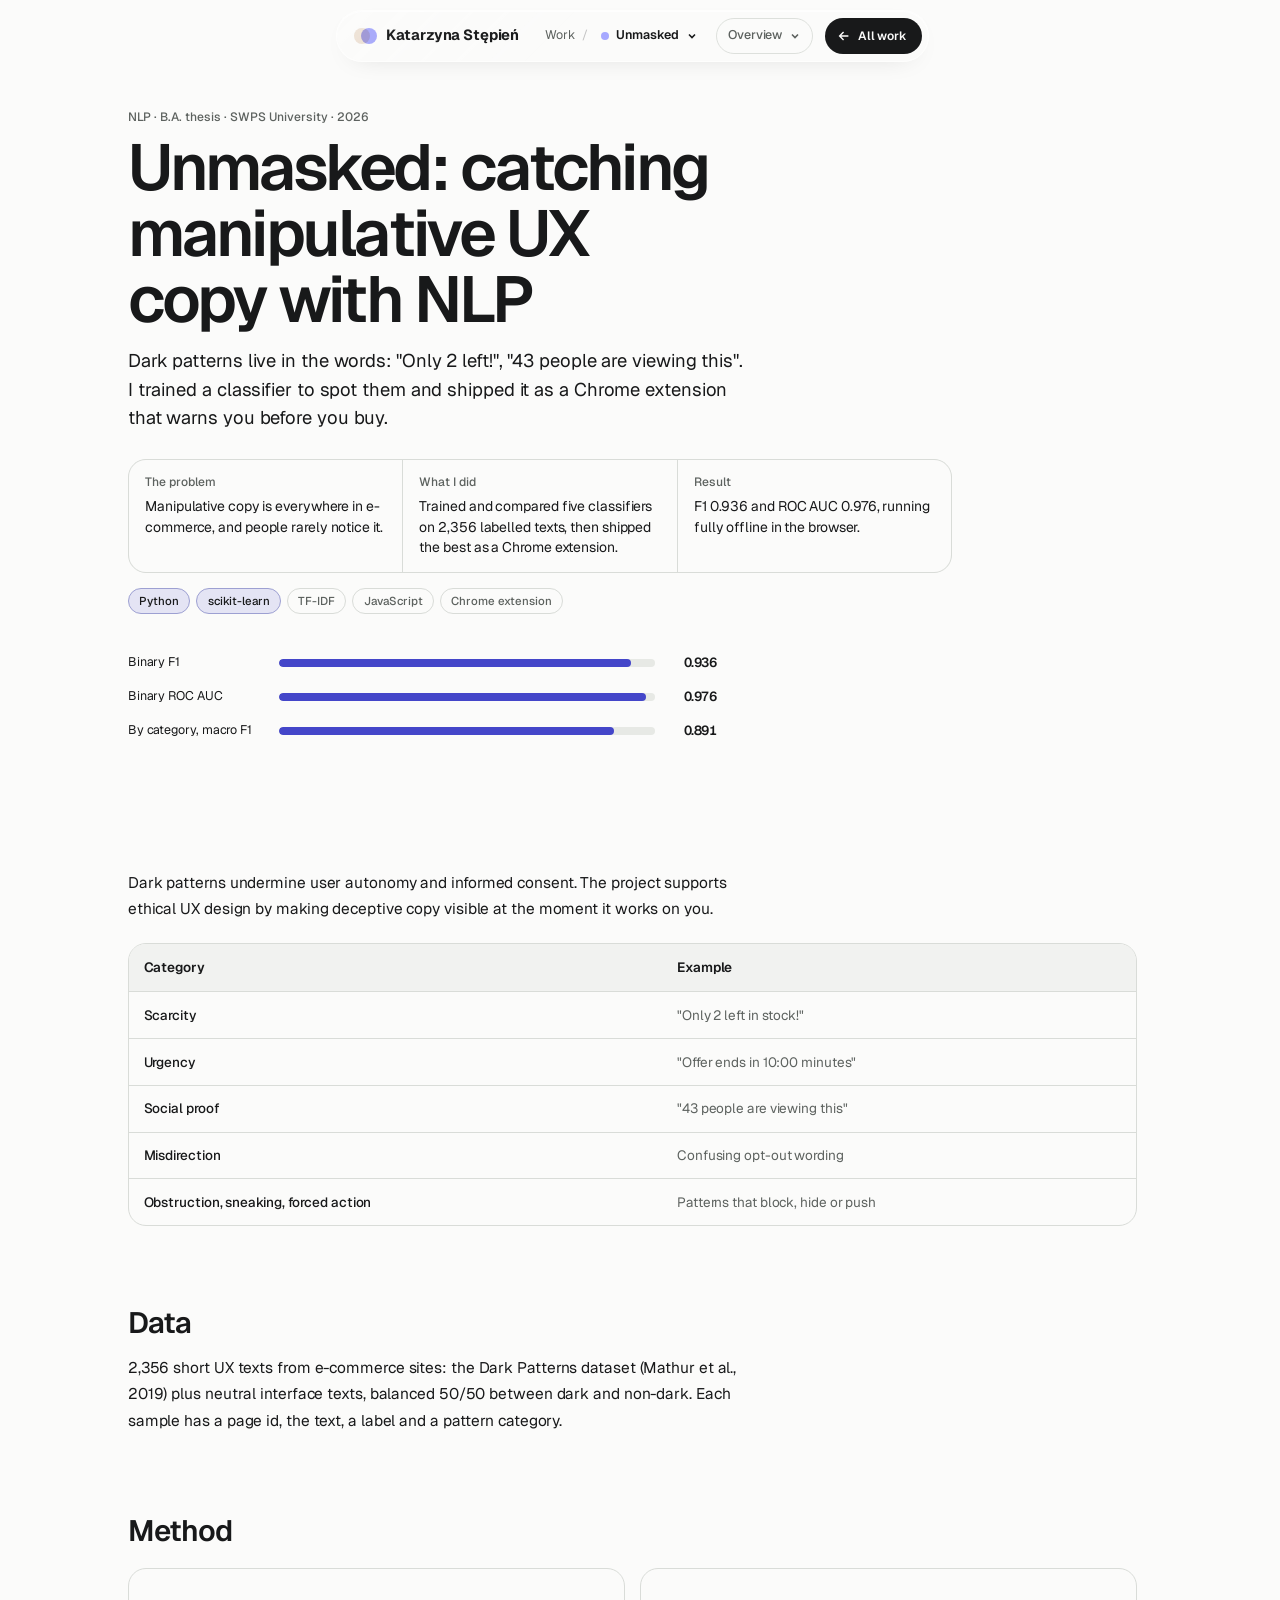
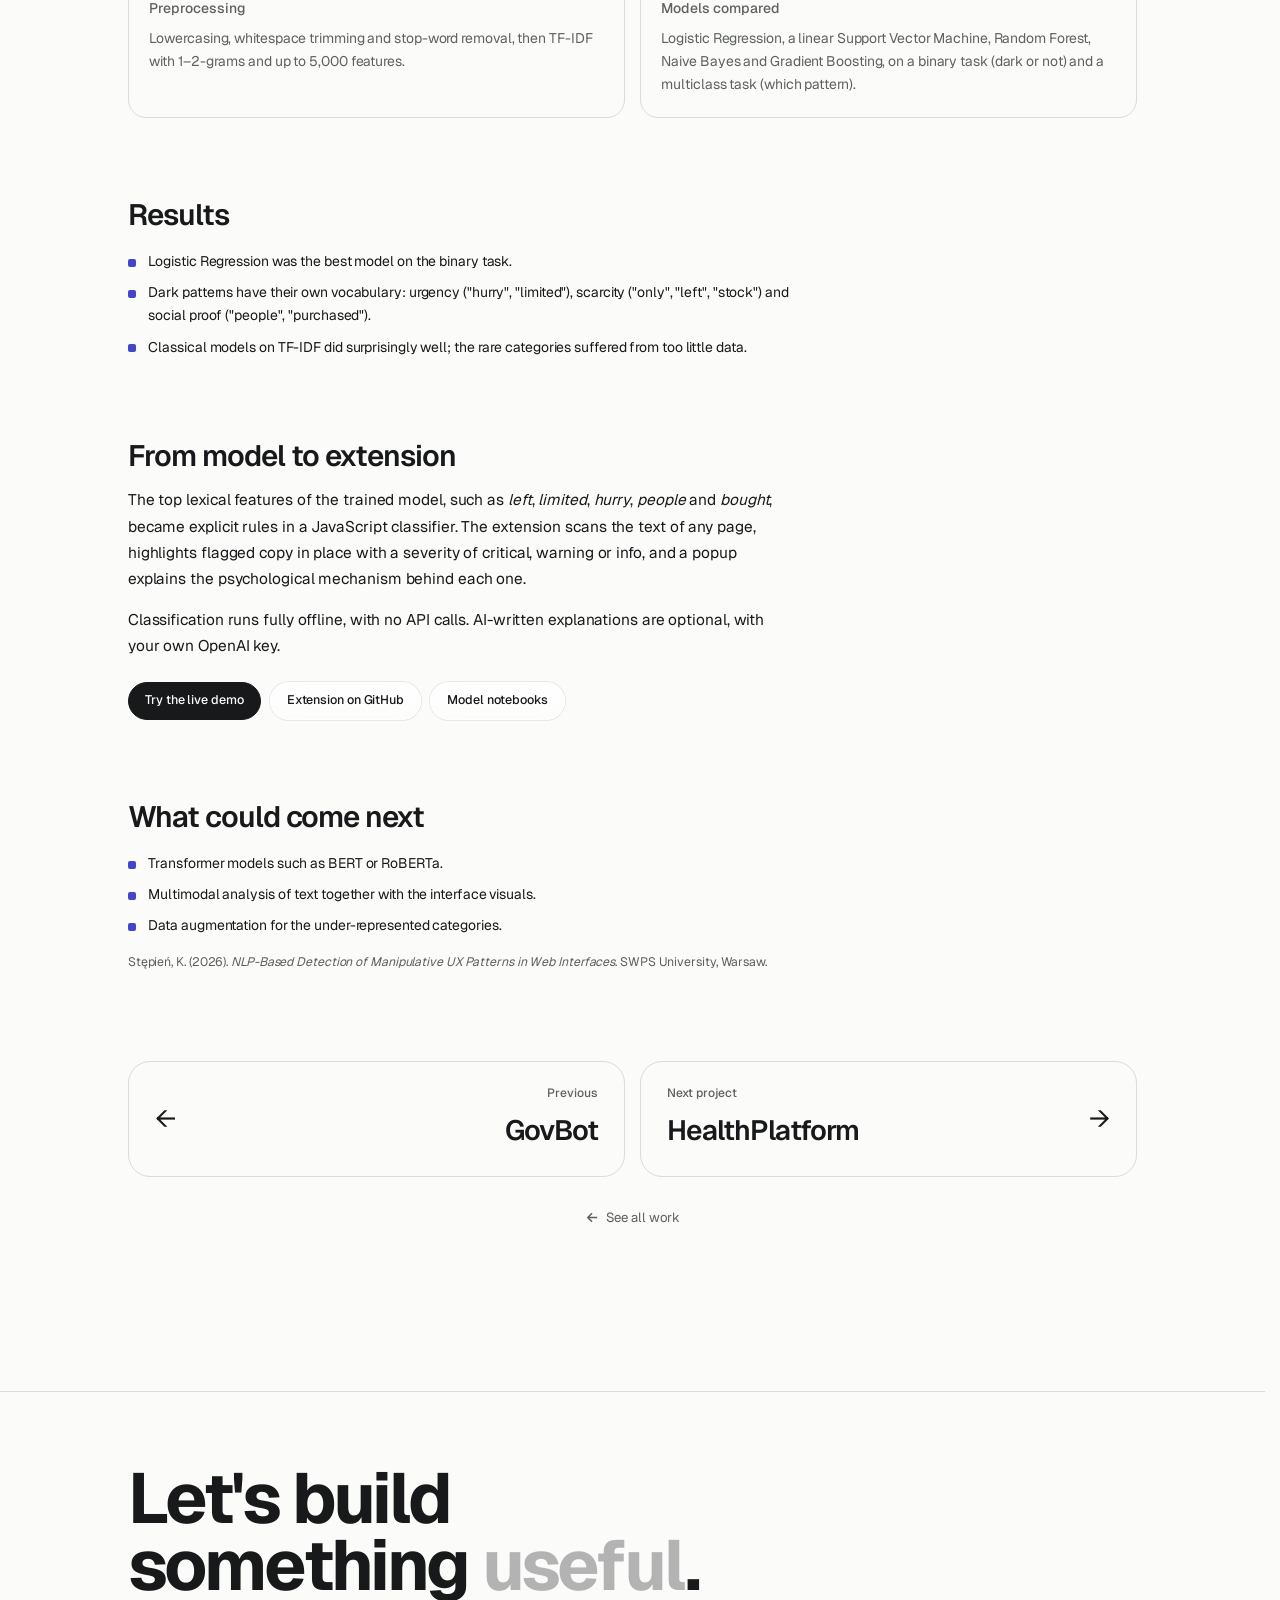
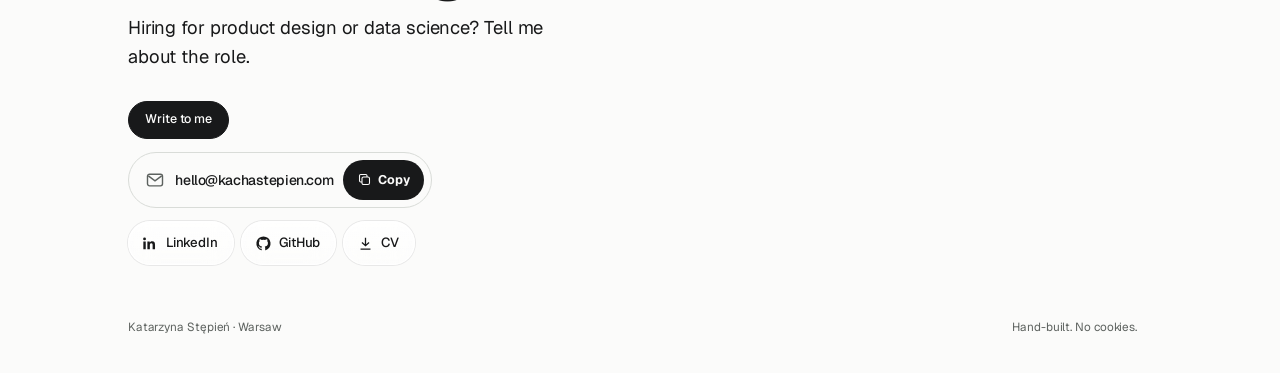
<file: work/unmasked/index.html>
<!doctype html>
<html lang="en" data-view="data" data-theme="light">
<head>
<meta charset="utf-8">
<meta name="build" content="1792419099">
<script>
/* GitHub Pages lets browsers keep the page for 10 minutes; if a newer build is live, reload once to get it. */
(function(){try{var b=document.querySelector('meta[name="build"]').content;fetch('/version.txt?'+Date.now(),{cache:'no-store'}).then(function(r){return r.ok?r.text():''}).then(function(v){v=(v||'').trim();if(v&&v!==b&&!sessionStorage.getItem('ks-rl-'+v)){sessionStorage.setItem('ks-rl-'+v,'1');location.reload()}}).catch(function(){})}catch(e){}})();
</script>

<meta name="viewport" content="width=device-width,initial-scale=1,viewport-fit=cover">
<title>Unmasked: catching manipulative UX copy with NLP · Katarzyna Stępień</title>
<meta name="description" content="Unmasked, Katarzyna Stępień&#x27;s NLP project: a classifier for dark patterns in e-commerce copy (F1 0.936) shipped as an offline Chrome extension.">
<link rel="canonical" href="https://kachastepien.com/work/unmasked/">
<meta property="og:type" content="article">
<meta property="og:title" content="Unmasked: catching manipulative UX copy with NLP · Katarzyna Stępień">
<meta property="og:description" content="Unmasked, Katarzyna Stępień&#x27;s NLP project: a classifier for dark patterns in e-commerce copy (F1 0.936) shipped as an offline Chrome extension.">
<meta property="og:url" content="https://kachastepien.com/work/unmasked/">
<meta property="og:image" content="https://kachastepien.com/assets/og-portrait.png">
<meta name="twitter:card" content="summary_large_image">
<meta name="theme-color" content="#fbfbfa">
<link rel="icon" href="../../favicon.svg" type="image/svg+xml">
<link rel="icon" href="../../favicon-32.png" sizes="32x32" type="image/png">
<link rel="apple-touch-icon" href="../../apple-touch-icon.png">
<link rel="preconnect" href="https://fonts.googleapis.com">
<link rel="preconnect" href="https://fonts.gstatic.com" crossorigin>
<link rel="stylesheet" href="https://fonts.googleapis.com/css2?family=Geist:wght@400;500;600;700&display=swap">
<link rel="stylesheet" href="../../assets/site.css?v=fde129a937">
<script>document.documentElement.classList.add('js')</script>
<script type="application/ld+json">[{"@context": "https://schema.org", "@type": "CreativeWork", "name": "Unmasked: catching manipulative UX copy with NLP", "description": "Unmasked, Katarzyna Stępień's NLP project: a classifier for dark patterns in e-commerce copy (F1 0.936) shipped as an offline Chrome extension.", "url": "https://kachastepien.com/work/unmasked/", "inLanguage": "en", "author": {"@type": "Person", "@id": "https://kachastepien.com/#person", "name": "Katarzyna Stępień", "alternateName": "Kacha", "url": "https://kachastepien.com/"}, "image": "https://kachastepien.com/assets/og-portrait.png"}, {"@context": "https://schema.org", "@type": "BreadcrumbList", "itemListElement": [{"@type": "ListItem", "position": 1, "name": "Katarzyna Stępień", "item": "https://kachastepien.com/"}, {"@type": "ListItem", "position": 2, "name": "Work", "item": "https://kachastepien.com/#work"}, {"@type": "ListItem", "position": 3, "name": "Unmasked", "item": "https://kachastepien.com/work/unmasked/"}]}]</script>
<script data-goatcounter="https://kachastepien.goatcounter.com/count" async src="//gc.zgo.at/count.js"></script>
</head>
<body class="cp">
<a class="skip" href="#main">Skip to content</a>
<div class="progress" aria-hidden="true"></div>
<header class="top">
  <div class="wrap glass">
    <a class="brand" href="../../" aria-label="Katarzyna Stępień, home"><span class="mark" aria-hidden="true"><i></i><i></i></span><span>Katarzyna Stępień</span></a>
    <nav class="crumb" aria-label="Breadcrumb"><a class="crumb-home" href="../../?view=data#work">Work</a><span class="sep" aria-hidden="true">/</span>
      <details class="pmenu"><summary aria-label="Switch project"><span class="dot data"></span><span class="pm-cur">Unmasked</span><svg viewBox="0 0 12 12" fill="none" stroke="currentColor" stroke-width="1.6" aria-hidden="true"><path d="M3 4.5 6 7.5l3-3"/></svg></summary><div class="pm-list glass"><p class="label">Product design</p><a href="../sidly-health/"><span class="dot design"></span>SiDLY Health</a><a href="../sidly-erp/"><span class="dot design"></span>SiDLY ERP</a><a href="../lemi/"><span class="dot design"></span>Lemi</a><a href="../govbot/"><span class="dot design"></span>GovBot</a><p class="label">Data science</p><a href="../unmasked/" aria-current="page"><span class="dot data"></span>Unmasked</a><a href="../healthplatform/"><span class="dot data"></span>HealthPlatform</a><a href="../ux-friction/"><span class="dot data"></span>UX friction detection</a><a href="../funnel-elt/"><span class="dot data"></span>Funnel ELT</a><a class="pm-all" href="../../?view=data#work"><svg viewBox="0 0 16 16" fill="none" stroke="currentColor" stroke-width="1.6" aria-hidden="true"><path d="M13 8H3M7.5 3.5 3 8l4.5 4.5"/></svg>All work</a></div></details>
    </nav>
    <details class="pmenu smenu"><summary aria-label="Jump to a section"><span class="sm-now">Overview</span><svg viewBox="0 0 12 12" fill="none" stroke="currentColor" stroke-width="1.6" aria-hidden="true"><path d="M3 4.5 6 7.5l3-3"/></svg></summary><div class="pm-list glass"><p class="label">On this page</p><a href="#overview" data-id="overview">Overview</a><a href="#why-it-matters" data-id="why-it-matters">Why it matters</a><a href="#data" data-id="data">Data</a><a href="#method" data-id="method">Method</a><a href="#results" data-id="results">Results</a><a href="#from-model-to-extension" data-id="from-model-to-extension">From model to extension</a><a href="#what-could-come-next" data-id="what-could-come-next">What could come next</a></div></details>
    <a class="btn-all" href="../../?view=data#work"><svg viewBox="0 0 16 16" fill="none" stroke="currentColor" stroke-width="1.6" aria-hidden="true"><path d="M13 8H3M7.5 3.5 3 8l4.5 4.5"/></svg><span>All work</span></a>
  </div>
</header>
<nav class="rail" aria-label="Sections"><a href="#overview" data-id="overview"><i></i><span>Overview</span></a><a href="#why-it-matters" data-id="why-it-matters"><i></i><span>Why it matters</span></a><a href="#data" data-id="data"><i></i><span>Data</span></a><a href="#method" data-id="method"><i></i><span>Method</span></a><a href="#results" data-id="results"><i></i><span>Results</span></a><a href="#from-model-to-extension" data-id="from-model-to-extension"><i></i><span>From model to extension</span></a><a href="#what-could-come-next" data-id="what-could-come-next"><i></i><span>What could come next</span></a></nav>
<main id="main">
  <article class="wrap cp-wrap">
    <header class="cp-head" id="overview" data-rail="Overview">
      <p class="label reveal">NLP · B.A. thesis · SWPS University · 2026</p>
      <h1 class="case-title reveal">Unmasked: catching manipulative UX copy with NLP</h1>
      <p class="lede reveal d1">Dark patterns live in the words: "Only 2 left!", "43 people are viewing this". I trained a classifier to spot them and shipped it as a Chrome extension that warns you before you buy.</p>
      <div class="tldr reveal d1"><div><p class="label">The problem</p><p>Manipulative copy is everywhere in e-commerce, and people rarely notice it.</p></div><div><p class="label">What I did</p><p>Trained and compared five classifiers on 2,356 labelled texts, then shipped the best as a Chrome extension.</p></div><div><p class="label">Result</p><p>F1 0.936 and ROC AUC 0.976, running fully offline in the browser.</p></div></div>
      <div class="chips reveal"><span class="chip on">Python</span><span class="chip on">scikit-learn</span><span class="chip">TF-IDF</span><span class="chip">JavaScript</span><span class="chip">Chrome extension</span></div>
    </header>
    <div class="cp-hero"><div class="metrics reveal"><div class="metric"><span>Binary F1</span><span class="bar"><i style="--v:93.6%"></i></span><b>0.936</b></div><div class="metric"><span>Binary ROC AUC</span><span class="bar"><i style="--v:97.6%"></i></span><b>0.976</b></div><div class="metric"><span>By category, macro F1</span><span class="bar"><i style="--v:89.1%"></i></span><b>0.891</b></div></div></div>
    <section class="cp-sec" id="why-it-matters" data-rail="Why it matters"><h2 class="reveal">Why it matters</h2><p class="cp-p reveal">Dark patterns undermine user autonomy and informed consent. The project supports ethical UX design by making deceptive copy visible at the moment it works on you.</p><div class="tbl reveal"><table><thead><tr><th>Category</th><th>Example</th></tr></thead><tbody><tr><td>Scarcity</td><td>"Only 2 left in stock!"</td></tr><tr><td>Urgency</td><td>"Offer ends in 10:00 minutes"</td></tr><tr><td>Social proof</td><td>"43 people are viewing this"</td></tr><tr><td>Misdirection</td><td>Confusing opt-out wording</td></tr><tr><td>Obstruction, sneaking, forced action</td><td>Patterns that block, hide or push</td></tr></tbody></table></div></section>
<section class="cp-sec" id="data" data-rail="Data"><h2 class="reveal">Data</h2><p class="cp-p reveal">2,356 short UX texts from e-commerce sites: the Dark Patterns dataset (Mathur et al., 2019) plus neutral interface texts, balanced 50/50 between dark and non-dark. Each sample has a page id, the text, a label and a pattern category.</p></section>
<section class="cp-sec" id="method" data-rail="Method"><h2 class="reveal">Method</h2><div class="cards"><div class="card reveal"><p class="label">Preprocessing</p><p>Lowercasing, whitespace trimming and stop-word removal, then TF-IDF with 1–2-grams and up to 5,000 features.</p></div><div class="card reveal"><p class="label">Models compared</p><p>Logistic Regression, a linear Support Vector Machine, Random Forest, Naive Bayes and Gradient Boosting, on a binary task (dark or not) and a multiclass task (which pattern).</p></div></div></section>
<section class="cp-sec" id="results" data-rail="Results"><h2 class="reveal">Results</h2><ul class="feat reveal"><li>Logistic Regression was the best model on the binary task.</li><li>Dark patterns have their own vocabulary: urgency ("hurry", "limited"), scarcity ("only", "left", "stock") and social proof ("people", "purchased").</li><li>Classical models on TF-IDF did surprisingly well; the rare categories suffered from too little data.</li></ul></section>
<section class="cp-sec" id="from-model-to-extension" data-rail="From model to extension"><h2 class="reveal">From model to extension</h2><p class="cp-p reveal">The top lexical features of the trained model, such as <i>left</i>, <i>limited</i>, <i>hurry</i>, <i>people</i> and <i>bought</i>, became explicit rules in a JavaScript classifier. The extension scans the text of any page, highlights flagged copy in place with a severity of critical, warning or info, and a popup explains the psychological mechanism behind each one.</p><p class="cp-p reveal">Classification runs fully offline, with no API calls. AI-written explanations are optional, with your own OpenAI key.</p><div class="links reveal"><a class="btn solid" href="../../?view=data#unmasked">Try the live demo</a><a class="btn" href="https://github.com/kachastepien/unmasked">Extension on GitHub</a><a class="btn" href="https://github.com/kachastepien/automated-dark-pattern-detection">Model notebooks</a></div></section>
<section class="cp-sec" id="what-could-come-next" data-rail="What could come next"><h2 class="reveal">What could come next</h2><ul class="feat reveal"><li>Transformer models such as BERT or RoBERTa.</li><li>Multimodal analysis of text together with the interface visuals.</li><li>Data augmentation for the under-represented categories.</li></ul></section>
<p class="note">Stępień, K. (2026). <i>NLP-Based Detection of Manipulative UX Patterns in Web Interfaces</i>. SWPS University, Warsaw.</p>
    <nav class="pn reveal" aria-label="More projects">
      <a class="next prev" href="../govbot/"><span class="label">Previous</span><b>GovBot</b><span class="arrow" aria-hidden="true">←</span></a>
      <a class="next" href="../healthplatform/"><span class="label">Next project</span><b>HealthPlatform</b><span class="arrow" aria-hidden="true">→</span></a>
    </nav>
    <p class="pn-all reveal"><a class="back" href="../../?view=data#work"><svg viewBox="0 0 16 16" fill="none" stroke="currentColor" stroke-width="1.6" aria-hidden="true"><path d="M13 8H3M7.5 3.5 3 8l4.5 4.5"/></svg>See all work</a></p>
  </article>
</main>
<footer class="end" id="contact">
  <div class="wrap">
    <h2 class="reveal">Let's build<br>something <em>useful</em>.</h2>
    <p class="lede reveal d1" style="max-width:30rem">Hiring for product design or data science? Tell me about the role.</p>
    <div class="row reveal d1">
      <a class="btn solid" href="../../#contact">Write to me</a>
      <button class="mailchip" type="button" id="copy-email" aria-label="Copy email address hello@kachastepien.com"><svg viewBox="0 0 24 24" fill="none" stroke="currentColor" stroke-width="1.7" aria-hidden="true"><rect x="3" y="5" width="18" height="14" rx="2.5"/><path d="m4 7 8 6 8-6"/></svg><span id="email">hello@kachastepien.com</span><span class="mc"><svg class="ic-copy" viewBox="0 0 24 24" fill="none" stroke="currentColor" stroke-width="1.7" aria-hidden="true"><rect x="8" y="8" width="12" height="12" rx="2.5"/><path d="M16 8V6a2 2 0 0 0-2-2H6a2 2 0 0 0-2 2v8a2 2 0 0 0 2 2h2"/></svg><b>Copy</b></span></button>
        <div class="socials"><a class="soc" href="https://www.linkedin.com/in/kachastepien" target="_blank" rel="noopener"><svg viewBox="0 0 24 24" aria-hidden="true"><path fill="currentColor" d="M5 3.5a2 2 0 1 1 0 4 2 2 0 0 1 0-4zM3.3 9h3.4v11H3.3zM9 9h3.3v1.5h.1c.5-.9 1.6-1.8 3.3-1.8 3.5 0 4.1 2.3 4.1 5.3V20h-3.4v-5.3c0-1.3 0-2.9-1.8-2.9s-2.1 1.4-2.1 2.8V20H9z"/></svg>LinkedIn</a><a class="soc" href="https://github.com/kachastepien" target="_blank" rel="noopener"><svg viewBox="0 0 24 24" aria-hidden="true"><path fill="currentColor" d="M12 2a10 10 0 0 0-3.2 19.5c.5.1.7-.2.7-.5v-1.7c-2.8.6-3.4-1.3-3.4-1.3-.5-1.2-1.1-1.5-1.1-1.5-.9-.6.1-.6.1-.6 1 .1 1.5 1 1.5 1 .9 1.5 2.4 1.1 2.9.8.1-.6.4-1.1.6-1.3-2.2-.3-4.6-1.1-4.6-5 0-1.1.4-2 1-2.7-.1-.2-.4-1.3.1-2.7 0 0 .8-.3 2.8 1a9.6 9.6 0 0 1 5 0c1.9-1.3 2.8-1 2.8-1 .5 1.4.2 2.5.1 2.7.6.7 1 1.6 1 2.7 0 3.9-2.4 4.7-4.6 5 .4.3.7.9.7 1.9V21c0 .3.2.6.7.5A10 10 0 0 0 12 2z"/></svg>GitHub</a><a class="soc" href="../../assets/katarzyna-stepien-cv.pdf" download="Katarzyna-Stepien-CV.pdf" data-goatcounter-click="cv-download-footer"><svg viewBox="0 0 24 24" fill="none" stroke="currentColor" stroke-width="1.8" aria-hidden="true"><path d="M12 4v11M7 10.5 12 15l5-4.5M5 20h14"/></svg>CV</a></div>
    </div>
    <div class="fine"><span>Katarzyna Stępień · Warsaw</span><span>Hand-built. No cookies.</span></div>
  </div>
</footer>
<script>
(function(){
  var reduce=matchMedia('(prefers-reduced-motion: reduce)').matches;
  var io='IntersectionObserver' in window?new IntersectionObserver(function(es){es.forEach(function(e){if(e.isIntersecting){e.target.classList.add('in');io.unobserve(e.target)}})},{rootMargin:'0px 0px -8% 0px',threshold:.06}):null;
  document.querySelectorAll('.reveal,.metrics').forEach(function(el){io?io.observe(el):el.classList.add('in')});
  var top=document.querySelector('.top'),bar=document.querySelector('.progress');
  function onScroll(){var h=document.documentElement.scrollHeight-innerHeight;bar.style.transform='scaleX('+(h>0?scrollY/h:0)+')';top.classList.toggle('scrolled',scrollY>8)}
  addEventListener('scroll',onScroll,{passive:true});onScroll();
  var now=document.querySelector('.sm-now'),rail=document.querySelector('.rail'),secs=[].slice.call(document.querySelectorAll('[data-rail]'));
  if('IntersectionObserver' in window){var spy=new IntersectionObserver(function(es){es.forEach(function(e){if(!e.isIntersecting)return;var id=e.target.id;now.textContent=e.target.dataset.rail;
    document.querySelectorAll('[data-id]').forEach(function(a){a.classList.toggle('on',a.dataset.id===id)})})},{rootMargin:'-40% 0px -55% 0px'});secs.forEach(function(x){spy.observe(x)})}
  addEventListener('scroll',function(){rail.classList.toggle('show',scrollY>innerHeight*.5)},{passive:true});
  var menus=[].slice.call(document.querySelectorAll('details.pmenu'));
  menus.forEach(function(d){d.addEventListener('toggle',function(){if(d.open)menus.forEach(function(o){if(o!==d)o.open=false})});d.querySelectorAll('a').forEach(function(a){a.addEventListener('click',function(){d.open=false})})});
  document.addEventListener('click',function(e){menus.forEach(function(d){if(d.open&&!d.contains(e.target))d.open=false})});
  document.addEventListener('keydown',function(e){if(e.key==='Escape')menus.forEach(function(d){if(d.open){d.open=false;d.querySelector('summary').focus()}})});
  document.querySelectorAll('.loop,.flow,.pipe').forEach(function(d){var h=document.createElement('p');h.className='swipe-hint';h.textContent='Swipe to see the whole flow →';d.parentNode.insertBefore(h,d.nextSibling)});
  var cb=document.getElementById('copy-email'),em=document.getElementById('email');
  cb.addEventListener('click',function(){try{navigator.clipboard.writeText(em.textContent.trim()).then(function(){cb.classList.add('ok');cb.querySelector('b').textContent='Copied';setTimeout(function(){cb.classList.remove('ok');cb.querySelector('b').textContent='Copy'},1800)})}catch(e){}});
})();
</script>
</body>
</html>
</file>
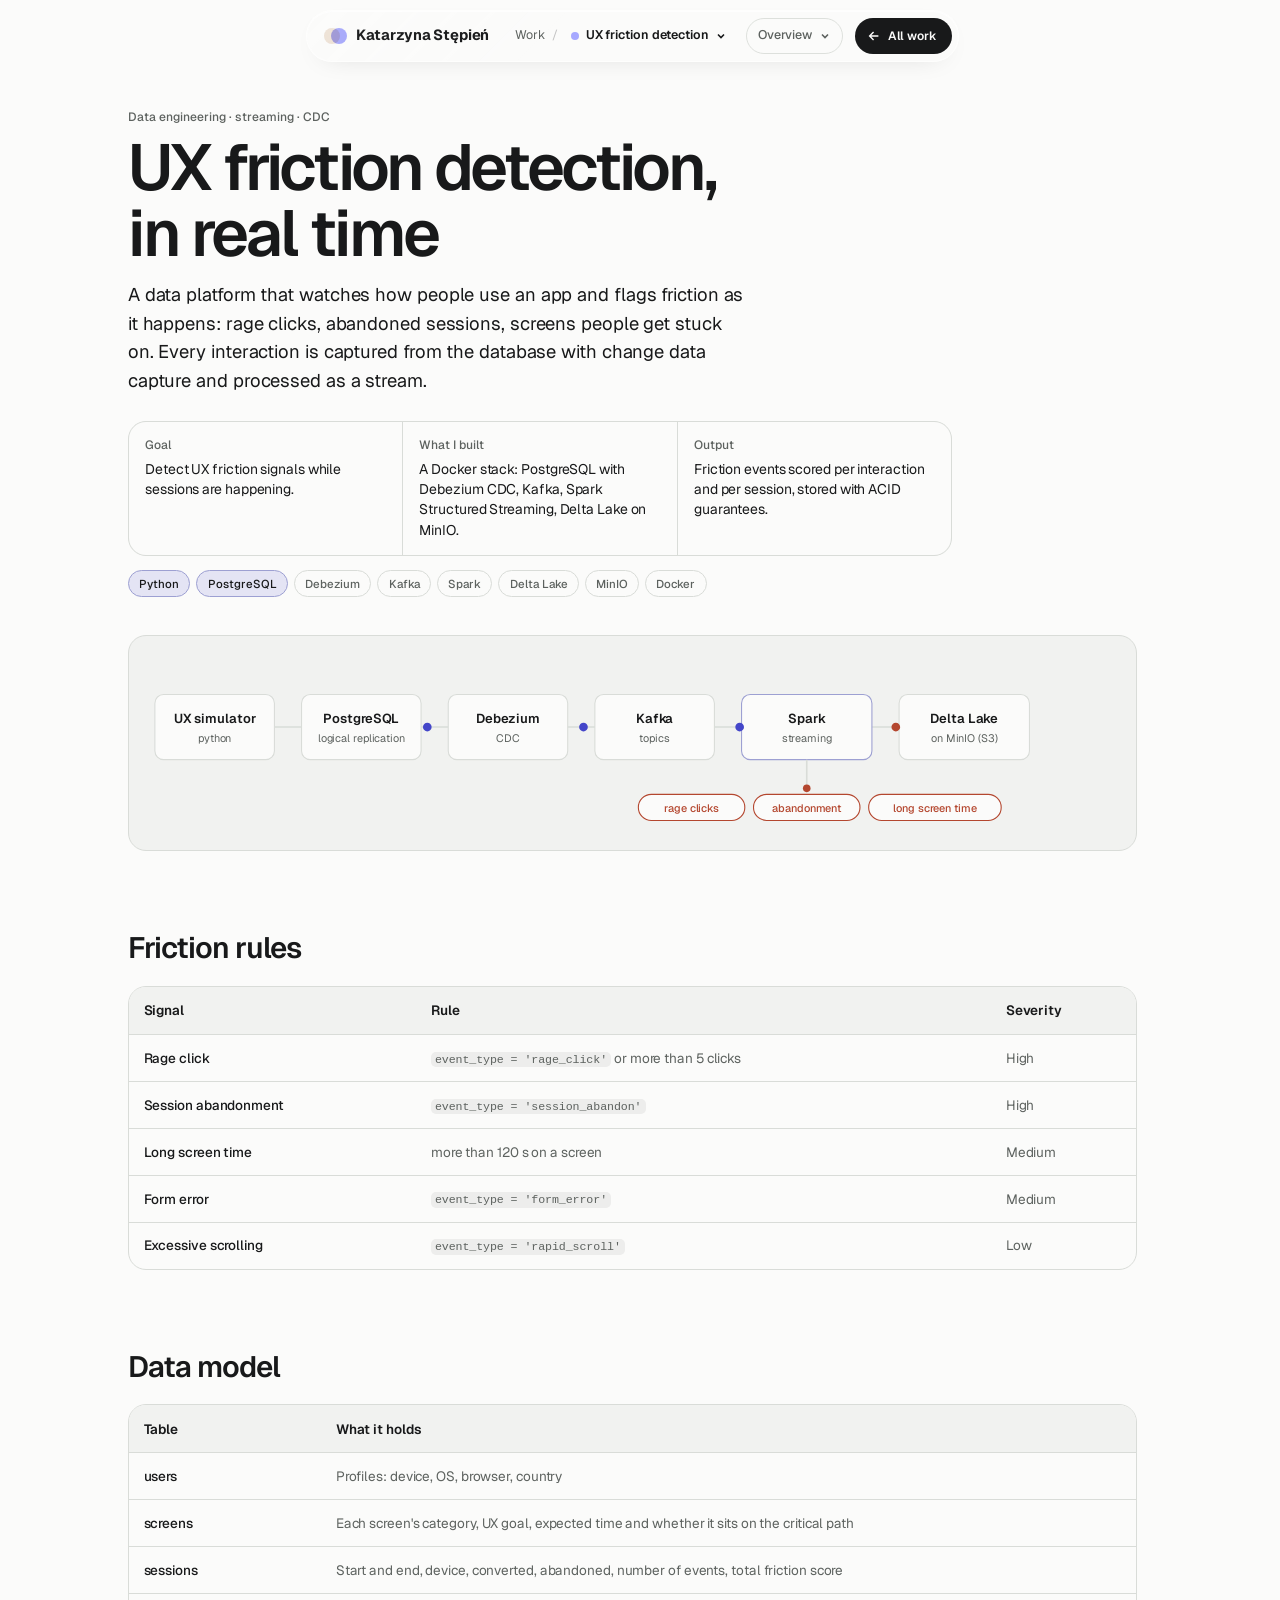
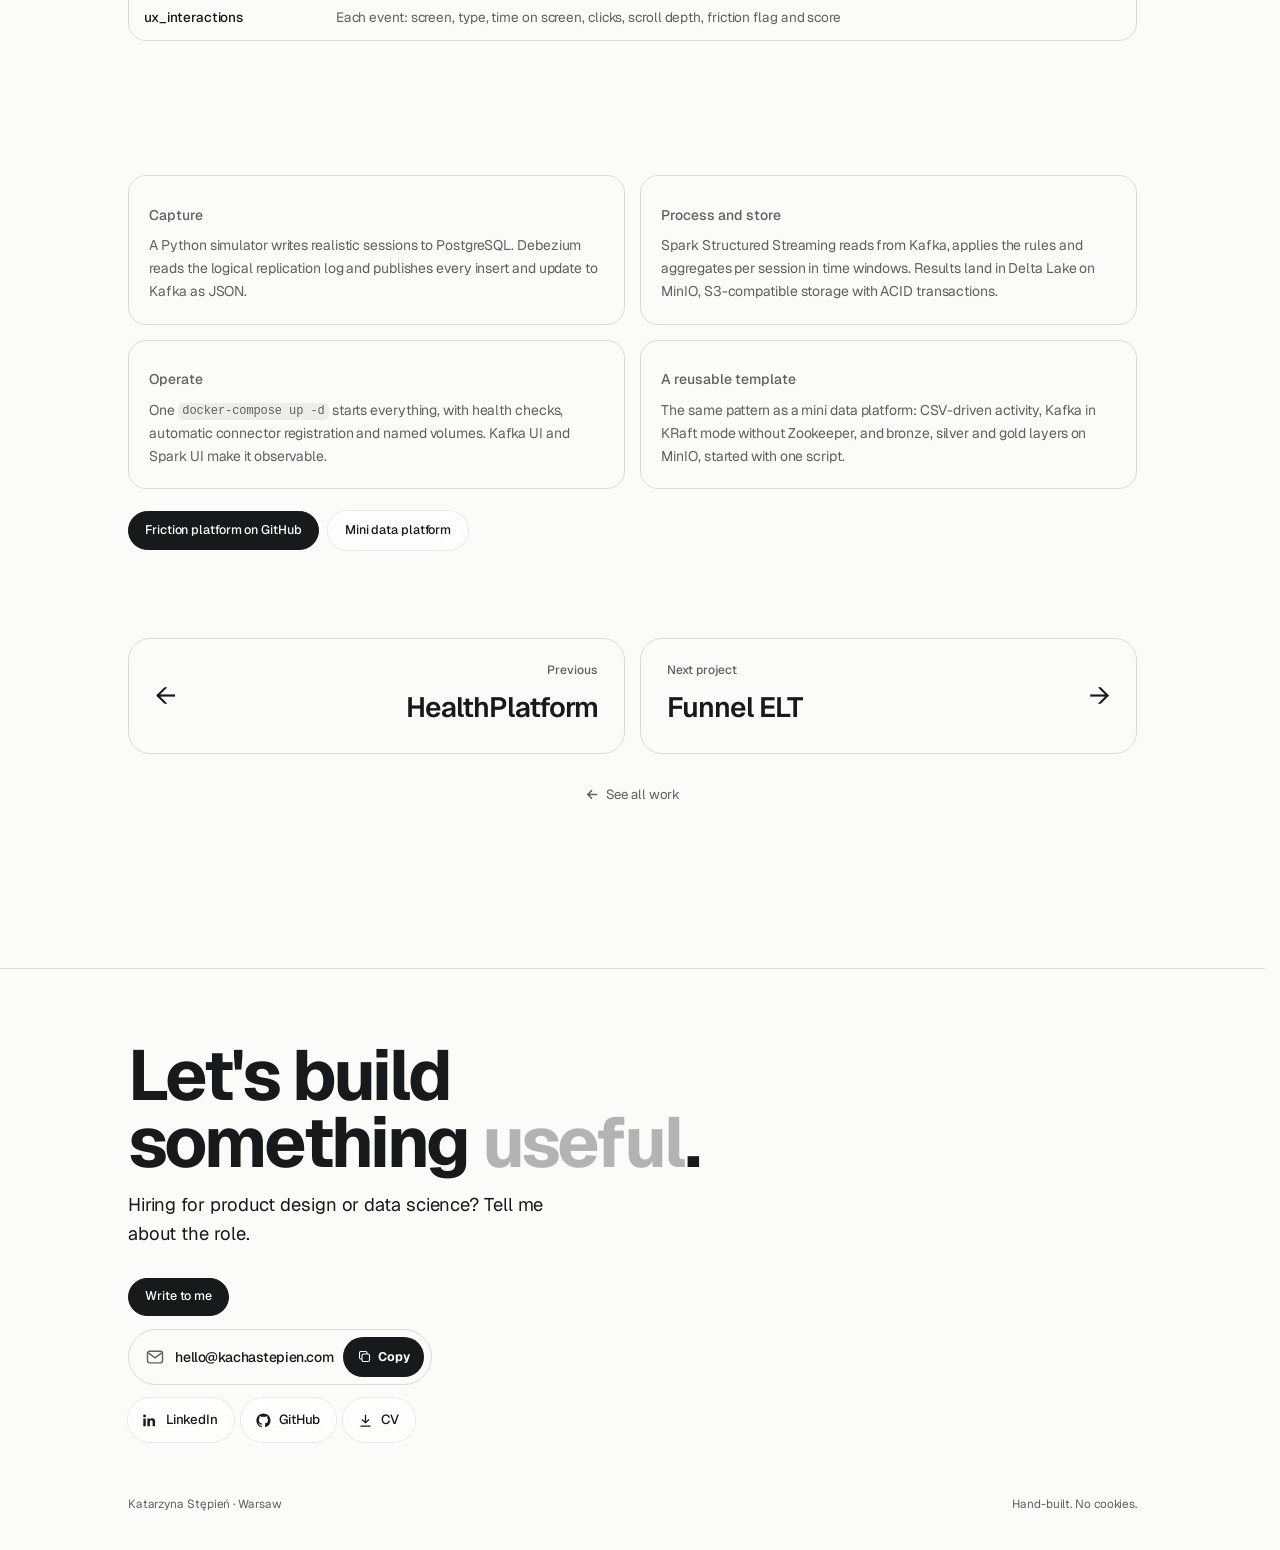
<file: work/ux-friction/index.html>
<!doctype html>
<html lang="en" data-view="data" data-theme="light">
<head>
<meta charset="utf-8">
<meta name="build" content="1792419099">
<script>
/* GitHub Pages lets browsers keep the page for 10 minutes; if a newer build is live, reload once to get it. */
(function(){try{var b=document.querySelector('meta[name="build"]').content;fetch('/version.txt?'+Date.now(),{cache:'no-store'}).then(function(r){return r.ok?r.text():''}).then(function(v){v=(v||'').trim();if(v&&v!==b&&!sessionStorage.getItem('ks-rl-'+v)){sessionStorage.setItem('ks-rl-'+v,'1');location.reload()}}).catch(function(){})}catch(e){}})();
</script>

<meta name="viewport" content="width=device-width,initial-scale=1,viewport-fit=cover">
<title>UX friction detection, in real time · Katarzyna Stępień</title>
<meta name="description" content="A real-time data platform by Katarzyna Stępień that detects rage clicks, abandonment and long screen times with Debezium, Kafka, Spark and Delta Lake.">
<link rel="canonical" href="https://kachastepien.com/work/ux-friction/">
<meta property="og:type" content="article">
<meta property="og:title" content="UX friction detection, in real time · Katarzyna Stępień">
<meta property="og:description" content="A real-time data platform by Katarzyna Stępień that detects rage clicks, abandonment and long screen times with Debezium, Kafka, Spark and Delta Lake.">
<meta property="og:url" content="https://kachastepien.com/work/ux-friction/">
<meta property="og:image" content="https://kachastepien.com/assets/og-portrait.png">
<meta name="twitter:card" content="summary_large_image">
<meta name="theme-color" content="#fbfbfa">
<link rel="icon" href="../../favicon.svg" type="image/svg+xml">
<link rel="icon" href="../../favicon-32.png" sizes="32x32" type="image/png">
<link rel="apple-touch-icon" href="../../apple-touch-icon.png">
<link rel="preconnect" href="https://fonts.googleapis.com">
<link rel="preconnect" href="https://fonts.gstatic.com" crossorigin>
<link rel="stylesheet" href="https://fonts.googleapis.com/css2?family=Geist:wght@400;500;600;700&display=swap">
<link rel="stylesheet" href="../../assets/site.css?v=fde129a937">
<script>document.documentElement.classList.add('js')</script>
<script type="application/ld+json">[{"@context": "https://schema.org", "@type": "CreativeWork", "name": "UX friction detection, in real time", "description": "A real-time data platform by Katarzyna Stępień that detects rage clicks, abandonment and long screen times with Debezium, Kafka, Spark and Delta Lake.", "url": "https://kachastepien.com/work/ux-friction/", "inLanguage": "en", "author": {"@type": "Person", "@id": "https://kachastepien.com/#person", "name": "Katarzyna Stępień", "alternateName": "Kacha", "url": "https://kachastepien.com/"}, "image": "https://kachastepien.com/assets/og-portrait.png"}, {"@context": "https://schema.org", "@type": "BreadcrumbList", "itemListElement": [{"@type": "ListItem", "position": 1, "name": "Katarzyna Stępień", "item": "https://kachastepien.com/"}, {"@type": "ListItem", "position": 2, "name": "Work", "item": "https://kachastepien.com/#work"}, {"@type": "ListItem", "position": 3, "name": "UX friction detection", "item": "https://kachastepien.com/work/ux-friction/"}]}]</script>
<script data-goatcounter="https://kachastepien.goatcounter.com/count" async src="//gc.zgo.at/count.js"></script>
</head>
<body class="cp">
<a class="skip" href="#main">Skip to content</a>
<div class="progress" aria-hidden="true"></div>
<header class="top">
  <div class="wrap glass">
    <a class="brand" href="../../" aria-label="Katarzyna Stępień, home"><span class="mark" aria-hidden="true"><i></i><i></i></span><span>Katarzyna Stępień</span></a>
    <nav class="crumb" aria-label="Breadcrumb"><a class="crumb-home" href="../../?view=data#work">Work</a><span class="sep" aria-hidden="true">/</span>
      <details class="pmenu"><summary aria-label="Switch project"><span class="dot data"></span><span class="pm-cur">UX friction detection</span><svg viewBox="0 0 12 12" fill="none" stroke="currentColor" stroke-width="1.6" aria-hidden="true"><path d="M3 4.5 6 7.5l3-3"/></svg></summary><div class="pm-list glass"><p class="label">Product design</p><a href="../sidly-health/"><span class="dot design"></span>SiDLY Health</a><a href="../sidly-erp/"><span class="dot design"></span>SiDLY ERP</a><a href="../lemi/"><span class="dot design"></span>Lemi</a><a href="../govbot/"><span class="dot design"></span>GovBot</a><p class="label">Data science</p><a href="../unmasked/"><span class="dot data"></span>Unmasked</a><a href="../healthplatform/"><span class="dot data"></span>HealthPlatform</a><a href="../ux-friction/" aria-current="page"><span class="dot data"></span>UX friction detection</a><a href="../funnel-elt/"><span class="dot data"></span>Funnel ELT</a><a class="pm-all" href="../../?view=data#work"><svg viewBox="0 0 16 16" fill="none" stroke="currentColor" stroke-width="1.6" aria-hidden="true"><path d="M13 8H3M7.5 3.5 3 8l4.5 4.5"/></svg>All work</a></div></details>
    </nav>
    <details class="pmenu smenu"><summary aria-label="Jump to a section"><span class="sm-now">Overview</span><svg viewBox="0 0 12 12" fill="none" stroke="currentColor" stroke-width="1.6" aria-hidden="true"><path d="M3 4.5 6 7.5l3-3"/></svg></summary><div class="pm-list glass"><p class="label">On this page</p><a href="#overview" data-id="overview">Overview</a><a href="#friction-rules" data-id="friction-rules">Friction rules</a><a href="#data-model" data-id="data-model">Data model</a><a href="#how-it-runs" data-id="how-it-runs">How it runs</a></div></details>
    <a class="btn-all" href="../../?view=data#work"><svg viewBox="0 0 16 16" fill="none" stroke="currentColor" stroke-width="1.6" aria-hidden="true"><path d="M13 8H3M7.5 3.5 3 8l4.5 4.5"/></svg><span>All work</span></a>
  </div>
</header>
<nav class="rail" aria-label="Sections"><a href="#overview" data-id="overview"><i></i><span>Overview</span></a><a href="#friction-rules" data-id="friction-rules"><i></i><span>Friction rules</span></a><a href="#data-model" data-id="data-model"><i></i><span>Data model</span></a><a href="#how-it-runs" data-id="how-it-runs"><i></i><span>How it runs</span></a></nav>
<main id="main">
  <article class="wrap cp-wrap">
    <header class="cp-head" id="overview" data-rail="Overview">
      <p class="label reveal">Data engineering · streaming · CDC</p>
      <h1 class="case-title reveal">UX friction detection, in real time</h1>
      <p class="lede reveal d1">A data platform that watches how people use an app and flags friction as it happens: rage clicks, abandoned sessions, screens people get stuck on. Every interaction is captured from the database with change data capture and processed as a stream.</p>
      <div class="tldr reveal d1"><div><p class="label">Goal</p><p>Detect UX friction signals while sessions are happening.</p></div><div><p class="label">What I built</p><p>A Docker stack: PostgreSQL with Debezium CDC, Kafka, Spark Structured Streaming, Delta Lake on MinIO.</p></div><div><p class="label">Output</p><p>Friction events scored per interaction and per session, stored with ACID guarantees.</p></div></div>
      <div class="chips reveal"><span class="chip on">Python</span><span class="chip on">PostgreSQL</span><span class="chip">Debezium</span><span class="chip">Kafka</span><span class="chip">Spark</span><span class="chip">Delta Lake</span><span class="chip">MinIO</span><span class="chip">Docker</span></div>
    </header>
    <div class="cp-hero"><div class="pipe reveal"><svg viewBox="0 0 900 170" role="img" aria-labelledby="pipe-t">
        <title id="pipe-t">UX events flow from a Python simulator into PostgreSQL, are captured by Debezium, streamed through Kafka, processed by Spark Structured Streaming, and stored in Delta Lake on MinIO, with friction signals flagged</title>
        <path id="w" class="wire" d="M120,70 H780"/>
        <g><rect class="pn" x="10" y="40" width="110" height="60" rx="8"/><text class="pt" x="65" y="66" text-anchor="middle">UX simulator</text><text class="ps" x="65" y="84" text-anchor="middle">python</text></g>
        <g><rect class="pn" x="145" y="40" width="110" height="60" rx="8"/><text class="pt" x="200" y="66" text-anchor="middle">PostgreSQL</text><text class="ps" x="200" y="84" text-anchor="middle">logical replication</text></g>
        <g><rect class="pn" x="280" y="40" width="110" height="60" rx="8"/><text class="pt" x="335" y="66" text-anchor="middle">Debezium</text><text class="ps" x="335" y="84" text-anchor="middle">CDC</text></g>
        <g><rect class="pn" x="415" y="40" width="110" height="60" rx="8"/><text class="pt" x="470" y="66" text-anchor="middle">Kafka</text><text class="ps" x="470" y="84" text-anchor="middle">topics</text></g>
        <g><rect class="pn hot" x="550" y="40" width="120" height="60" rx="8"/><text class="pt" x="610" y="66" text-anchor="middle">Spark</text><text class="ps" x="610" y="84" text-anchor="middle">streaming</text></g>
        <g><rect class="pn" x="695" y="40" width="120" height="60" rx="8"/><text class="pt" x="755" y="66" text-anchor="middle">Delta Lake</text><text class="ps" x="755" y="84" text-anchor="middle">on MinIO (S3)</text></g>
        <path class="wire" d="M610,100 V130"/>
        <g class="flag"><rect class="tag" x="455" y="132" width="98" height="24" rx="12"/><text class="tt" x="504" y="148" text-anchor="middle">rage clicks</text></g>
        <g class="flag"><rect class="tag" x="561" y="132" width="98" height="24" rx="12"/><text class="tt" x="610" y="148" text-anchor="middle">abandonment</text></g>
        <g class="flag"><rect class="tag" x="667" y="132" width="122" height="24" rx="12"/><text class="tt" x="728" y="148" text-anchor="middle">long screen time</text></g>
        <circle class="pkt" r="4"><animateMotion dur="3.2s" repeatCount="indefinite" path="M120,70 H695"/></circle>
        <circle class="pkt" r="4"><animateMotion dur="3.2s" begin="-0.8s" repeatCount="indefinite" path="M120,70 H695"/></circle>
        <circle class="bad" r="4"><animateMotion dur="3.2s" begin="-1.6s" repeatCount="indefinite" path="M120,70 H695"/></circle>
        <circle class="pkt" r="4"><animateMotion dur="3.2s" begin="-2.4s" repeatCount="indefinite" path="M120,70 H695"/></circle>
        <circle class="bad" r="3.5"><animateMotion dur="2.4s" begin="-0.4s" repeatCount="indefinite" path="M610,100 V132"/></circle>
      </svg></div></div>
    <section class="cp-sec" id="friction-rules" data-rail="Friction rules"><h2 class="reveal">Friction rules</h2><div class="tbl reveal"><table><thead><tr><th>Signal</th><th>Rule</th><th>Severity</th></tr></thead><tbody><tr><td>Rage click</td><td><code>event_type = 'rage_click'</code> or more than 5 clicks</td><td>High</td></tr><tr><td>Session abandonment</td><td><code>event_type = 'session_abandon'</code></td><td>High</td></tr><tr><td>Long screen time</td><td>more than 120 s on a screen</td><td>Medium</td></tr><tr><td>Form error</td><td><code>event_type = 'form_error'</code></td><td>Medium</td></tr><tr><td>Excessive scrolling</td><td><code>event_type = 'rapid_scroll'</code></td><td>Low</td></tr></tbody></table></div></section>
<section class="cp-sec" id="data-model" data-rail="Data model"><h2 class="reveal">Data model</h2><div class="tbl reveal"><table><thead><tr><th>Table</th><th>What it holds</th></tr></thead><tbody><tr><td>users</td><td>Profiles: device, OS, browser, country</td></tr><tr><td>screens</td><td>Each screen's category, UX goal, expected time and whether it sits on the critical path</td></tr><tr><td>sessions</td><td>Start and end, device, converted, abandoned, number of events, total friction score</td></tr><tr><td>ux_interactions</td><td>Each event: screen, type, time on screen, clicks, scroll depth, friction flag and score</td></tr></tbody></table></div></section>
<section class="cp-sec" id="how-it-runs" data-rail="How it runs"><h2 class="reveal">How it runs</h2><div class="cards"><div class="card reveal"><p class="label">Capture</p><p>A Python simulator writes realistic sessions to PostgreSQL. Debezium reads the logical replication log and publishes every insert and update to Kafka as JSON.</p></div><div class="card reveal"><p class="label">Process and store</p><p>Spark Structured Streaming reads from Kafka, applies the rules and aggregates per session in time windows. Results land in Delta Lake on MinIO, S3-compatible storage with ACID transactions.</p></div><div class="card reveal"><p class="label">Operate</p><p>One <code>docker-compose up -d</code> starts everything, with health checks, automatic connector registration and named volumes. Kafka UI and Spark UI make it observable.</p></div><div class="card reveal"><p class="label">A reusable template</p><p>The same pattern as a mini data platform: CSV-driven activity, Kafka in KRaft mode without Zookeeper, and bronze, silver and gold layers on MinIO, started with one script.</p></div></div></section>
<div class="links reveal"><a class="btn solid" href="https://github.com/kachastepien/ux-friction-detection-platform">Friction platform on GitHub</a><a class="btn" href="https://github.com/kachastepien/mini-data-platform">Mini data platform</a></div>
    <nav class="pn reveal" aria-label="More projects">
      <a class="next prev" href="../healthplatform/"><span class="label">Previous</span><b>HealthPlatform</b><span class="arrow" aria-hidden="true">←</span></a>
      <a class="next" href="../funnel-elt/"><span class="label">Next project</span><b>Funnel ELT</b><span class="arrow" aria-hidden="true">→</span></a>
    </nav>
    <p class="pn-all reveal"><a class="back" href="../../?view=data#work"><svg viewBox="0 0 16 16" fill="none" stroke="currentColor" stroke-width="1.6" aria-hidden="true"><path d="M13 8H3M7.5 3.5 3 8l4.5 4.5"/></svg>See all work</a></p>
  </article>
</main>
<footer class="end" id="contact">
  <div class="wrap">
    <h2 class="reveal">Let's build<br>something <em>useful</em>.</h2>
    <p class="lede reveal d1" style="max-width:30rem">Hiring for product design or data science? Tell me about the role.</p>
    <div class="row reveal d1">
      <a class="btn solid" href="../../#contact">Write to me</a>
      <button class="mailchip" type="button" id="copy-email" aria-label="Copy email address hello@kachastepien.com"><svg viewBox="0 0 24 24" fill="none" stroke="currentColor" stroke-width="1.7" aria-hidden="true"><rect x="3" y="5" width="18" height="14" rx="2.5"/><path d="m4 7 8 6 8-6"/></svg><span id="email">hello@kachastepien.com</span><span class="mc"><svg class="ic-copy" viewBox="0 0 24 24" fill="none" stroke="currentColor" stroke-width="1.7" aria-hidden="true"><rect x="8" y="8" width="12" height="12" rx="2.5"/><path d="M16 8V6a2 2 0 0 0-2-2H6a2 2 0 0 0-2 2v8a2 2 0 0 0 2 2h2"/></svg><b>Copy</b></span></button>
        <div class="socials"><a class="soc" href="https://www.linkedin.com/in/kachastepien" target="_blank" rel="noopener"><svg viewBox="0 0 24 24" aria-hidden="true"><path fill="currentColor" d="M5 3.5a2 2 0 1 1 0 4 2 2 0 0 1 0-4zM3.3 9h3.4v11H3.3zM9 9h3.3v1.5h.1c.5-.9 1.6-1.8 3.3-1.8 3.5 0 4.1 2.3 4.1 5.3V20h-3.4v-5.3c0-1.3 0-2.9-1.8-2.9s-2.1 1.4-2.1 2.8V20H9z"/></svg>LinkedIn</a><a class="soc" href="https://github.com/kachastepien" target="_blank" rel="noopener"><svg viewBox="0 0 24 24" aria-hidden="true"><path fill="currentColor" d="M12 2a10 10 0 0 0-3.2 19.5c.5.1.7-.2.7-.5v-1.7c-2.8.6-3.4-1.3-3.4-1.3-.5-1.2-1.1-1.5-1.1-1.5-.9-.6.1-.6.1-.6 1 .1 1.5 1 1.5 1 .9 1.5 2.4 1.1 2.9.8.1-.6.4-1.1.6-1.3-2.2-.3-4.6-1.1-4.6-5 0-1.1.4-2 1-2.7-.1-.2-.4-1.3.1-2.7 0 0 .8-.3 2.8 1a9.6 9.6 0 0 1 5 0c1.9-1.3 2.8-1 2.8-1 .5 1.4.2 2.5.1 2.7.6.7 1 1.6 1 2.7 0 3.9-2.4 4.7-4.6 5 .4.3.7.9.7 1.9V21c0 .3.2.6.7.5A10 10 0 0 0 12 2z"/></svg>GitHub</a><a class="soc" href="../../assets/katarzyna-stepien-cv.pdf" download="Katarzyna-Stepien-CV.pdf" data-goatcounter-click="cv-download-footer"><svg viewBox="0 0 24 24" fill="none" stroke="currentColor" stroke-width="1.8" aria-hidden="true"><path d="M12 4v11M7 10.5 12 15l5-4.5M5 20h14"/></svg>CV</a></div>
    </div>
    <div class="fine"><span>Katarzyna Stępień · Warsaw</span><span>Hand-built. No cookies.</span></div>
  </div>
</footer>
<script>
(function(){
  var reduce=matchMedia('(prefers-reduced-motion: reduce)').matches;
  var io='IntersectionObserver' in window?new IntersectionObserver(function(es){es.forEach(function(e){if(e.isIntersecting){e.target.classList.add('in');io.unobserve(e.target)}})},{rootMargin:'0px 0px -8% 0px',threshold:.06}):null;
  document.querySelectorAll('.reveal,.metrics').forEach(function(el){io?io.observe(el):el.classList.add('in')});
  var top=document.querySelector('.top'),bar=document.querySelector('.progress');
  function onScroll(){var h=document.documentElement.scrollHeight-innerHeight;bar.style.transform='scaleX('+(h>0?scrollY/h:0)+')';top.classList.toggle('scrolled',scrollY>8)}
  addEventListener('scroll',onScroll,{passive:true});onScroll();
  var now=document.querySelector('.sm-now'),rail=document.querySelector('.rail'),secs=[].slice.call(document.querySelectorAll('[data-rail]'));
  if('IntersectionObserver' in window){var spy=new IntersectionObserver(function(es){es.forEach(function(e){if(!e.isIntersecting)return;var id=e.target.id;now.textContent=e.target.dataset.rail;
    document.querySelectorAll('[data-id]').forEach(function(a){a.classList.toggle('on',a.dataset.id===id)})})},{rootMargin:'-40% 0px -55% 0px'});secs.forEach(function(x){spy.observe(x)})}
  addEventListener('scroll',function(){rail.classList.toggle('show',scrollY>innerHeight*.5)},{passive:true});
  var menus=[].slice.call(document.querySelectorAll('details.pmenu'));
  menus.forEach(function(d){d.addEventListener('toggle',function(){if(d.open)menus.forEach(function(o){if(o!==d)o.open=false})});d.querySelectorAll('a').forEach(function(a){a.addEventListener('click',function(){d.open=false})})});
  document.addEventListener('click',function(e){menus.forEach(function(d){if(d.open&&!d.contains(e.target))d.open=false})});
  document.addEventListener('keydown',function(e){if(e.key==='Escape')menus.forEach(function(d){if(d.open){d.open=false;d.querySelector('summary').focus()}})});
  document.querySelectorAll('.loop,.flow,.pipe').forEach(function(d){var h=document.createElement('p');h.className='swipe-hint';h.textContent='Swipe to see the whole flow →';d.parentNode.insertBefore(h,d.nextSibling)});
  var cb=document.getElementById('copy-email'),em=document.getElementById('email');
  cb.addEventListener('click',function(){try{navigator.clipboard.writeText(em.textContent.trim()).then(function(){cb.classList.add('ok');cb.querySelector('b').textContent='Copied';setTimeout(function(){cb.classList.remove('ok');cb.querySelector('b').textContent='Copy'},1800)})}catch(e){}});
})();
</script>
</body>
</html>
</file>
<file: assets/site.css>
/* Two perspectives on one person: the same page re-tunes its accent, hero and work list
   between product design (care green) and data science (model indigo). */
:root{
  --bg:#fbfbfa; --surface:#f1f2f0; --surface-2:#e7e9e5; --fg:#18191a; --muted:#5d625f; --line:#d9dcd8;
  --design:#2c6b5a; --data:#4446c9; --warn:#b4472f;
  --accent:var(--design);color-scheme:light;
  --display:"Geist",ui-sans-serif,system-ui,-apple-system,"Segoe UI",sans-serif;
  --body:"Geist",ui-sans-serif,system-ui,-apple-system,"Segoe UI",sans-serif;
  --mono:"Geist",ui-sans-serif,system-ui,-apple-system,"Segoe UI",sans-serif;
  --col:44rem; --wide:74rem; --ease:cubic-bezier(.2,.7,.2,1);
}
@media (prefers-color-scheme:dark){:root:not([data-theme="light"]){
  --bg:#121413; --surface:#1b1e1c; --surface-2:#242826; --fg:#ecedeb; --muted:#9ba29e; --line:#2e3330;
  --design:#7cc4ad; --data:#a6a8ff; --warn:#f08a70; color-scheme:dark}}
:root[data-theme="dark"]{--bg:#121413; --surface:#1b1e1c; --surface-2:#242826; --fg:#ecedeb; --muted:#9ba29e; --line:#2e3330;
  --design:#7cc4ad; --data:#a6a8ff; --warn:#f08a70; color-scheme:dark}
:root[data-view="data"]{--accent:var(--data)}
/* Design perspective keeps neutral surfaces; beige from the portrait's backdrop is only an accent.
   --accent fills and strokes, --ink is the accent for small text, dark enough to read. */
:root{--ink:var(--fg)}
:root[data-view="design"]{--design:#c9a47e}
@media (prefers-color-scheme:dark){:root:not([data-theme="light"])[data-view="design"]{--design:#d6b591; --ink:#d6b591}}
:root[data-theme="dark"][data-view="design"]{--design:#d6b591; --ink:#d6b591}
:root{--accent-soft:color-mix(in srgb,var(--accent) 13%,transparent);--accent-line:color-mix(in srgb,var(--accent) 40%,var(--line))}

*{box-sizing:border-box}
html{scroll-behavior:smooth;-webkit-text-size-adjust:100%;scroll-padding-top:5rem}
@media (prefers-reduced-motion:reduce){html{scroll-behavior:auto}}
body{margin:0;background:var(--bg);color:var(--fg);font:400 1rem/1.65 var(--body);-webkit-font-smoothing:antialiased;overflow-x:hidden;transition:background-color .5s,color .5s}
img{max-width:100%;display:block}
a{color:inherit;text-decoration-color:var(--accent-line);text-underline-offset:3px;text-decoration-thickness:1px;transition:text-decoration-color .2s,color .2s}
a:hover{text-decoration-color:var(--accent)}
:focus-visible{outline:2px solid var(--accent);outline-offset:3px;border-radius:3px}
h1,h2,h3,h4{font-family:var(--display);font-weight:600;letter-spacing:-0.015em;line-height:1.12;text-wrap:balance;margin:0}
p{margin:0}
.label{font:500 .72rem/1.4 var(--mono);text-transform:uppercase;letter-spacing:.08em;color:var(--muted)}
.wrap{width:100%;max-width:var(--wide);margin:0 auto;padding:0 clamp(16px,4vw,40px)}
.col{max-width:var(--col)}
.skip{position:absolute;left:-999px;top:0;background:var(--fg);color:var(--bg);padding:.5rem .8rem;z-index:100}
.skip:focus{left:8px;top:8px}


/* ---- header + perspective switch ---- */
.progress{position:fixed;top:0;left:0;height:2px;width:100%;background:var(--accent);transform-origin:0 50%;transform:scaleX(0);z-index:60;transition:background-color .4s}
/* Liquid glass: translucent fill, heavy blur with saturation, a bright top edge and a soft specular sheen. */
:root{--glass:color-mix(in srgb,var(--bg) 66%,transparent);--glass-edge:rgba(255,255,255,.55);
  --glass-shade:0 8px 28px -18px rgba(20,20,20,.22),inset 0 1px 0 rgba(255,255,255,.7)}
@media (prefers-color-scheme:dark){:root:not([data-theme="light"]){--glass:color-mix(in srgb,var(--bg) 50%,transparent);--glass-edge:rgba(255,255,255,.13);
  --glass-shade:0 12px 40px -16px rgba(0,0,0,.7),inset 0 1px 0 rgba(255,255,255,.16),inset 0 -1px 1px rgba(255,255,255,.04)}}
:root[data-theme="dark"]{--glass:color-mix(in srgb,var(--bg) 50%,transparent);--glass-edge:rgba(255,255,255,.13);
  --glass-shade:0 12px 40px -16px rgba(0,0,0,.7),inset 0 1px 0 rgba(255,255,255,.16),inset 0 -1px 1px rgba(255,255,255,.04)}
.glass{position:relative;background:var(--glass);-webkit-backdrop-filter:blur(14px) saturate(1.35);backdrop-filter:blur(14px) saturate(1.35);border:1px solid var(--glass-edge);box-shadow:var(--glass-shade)}
.glass::after{content:"";position:absolute;inset:0;border-radius:inherit;pointer-events:none;background:linear-gradient(135deg,rgba(255,255,255,.2),rgba(255,255,255,0) 40%);mix-blend-mode:soft-light}
@supports not ((backdrop-filter:blur(1px)) or (-webkit-backdrop-filter:blur(1px))){.glass{background:color-mix(in srgb,var(--bg) 94%,transparent)}}
.top{position:sticky;top:0;z-index:50;padding:10px clamp(8px,2vw,24px) 0;pointer-events:none}
.top .wrap{--glass:color-mix(in srgb,var(--bg) 86%,transparent);pointer-events:auto;display:flex;align-items:center;gap:.5rem;height:3.5rem;border-radius:999px;width:fit-content;max-width:calc(100vw - 16px);margin:0 auto;padding:0 .4rem 0 1.15rem;transition:height .35s var(--ease),box-shadow .3s,background-color .3s}
.top.scrolled .wrap{height:3.2rem}
.top.scrolled .wrap{--glass:color-mix(in srgb,var(--bg) 90%,transparent)}
@media (max-width:420px){.top .wrap{padding-left:.9rem}}
.brand{font:700 1rem/1 var(--display);letter-spacing:-.01em;text-decoration:none;display:flex;align-items:center;gap:.55rem;white-space:nowrap}
.mark{position:relative;display:inline-block;width:24px;height:18px;flex:none}
.mark i{position:absolute;top:1px;width:16px;height:16px;border-radius:50%;transition:transform .6s var(--ease),opacity .8s var(--ease) .15s}
.mark i:first-child{left:0;background:#c9a47e}
.mark i+i{left:7.5px;background:#a6a8ff;mix-blend-mode:multiply}
:root[data-view="design"] .mark i+i{opacity:.32}
:root[data-view="data"] .mark i:first-child{opacity:.32}
.intro .mark i{opacity:1!important}
.brand:hover .mark i:first-child{transform:translateX(-2px)}.brand:hover .mark i+i{transform:translateX(2px)}
.switch{position:relative;display:inline-grid;grid-template-columns:1fr 1fr;background:color-mix(in srgb,var(--surface) 70%,transparent);border:1px solid color-mix(in srgb,var(--line) 70%,transparent);border-radius:999px;padding:3px}
.switch button{position:relative;z-index:1;appearance:none;border:0;background:none;color:var(--muted);font:500 .8rem/1 var(--body);padding:.6rem 1rem;border-radius:999px;cursor:pointer;white-space:nowrap;transition:color .3s}
.switch button[aria-pressed="true"]{color:var(--bg)}
.switch .pill{position:absolute;top:3px;bottom:3px;left:3px;width:calc(50% - 3px);border-radius:999px;background:var(--fg);transition:transform .45s var(--ease)}
:root[data-view="data"] .switch .pill{transform:translateX(100%)}
.nav{display:flex;gap:.1rem;font-size:.85rem;align-items:center;margin:0 .6rem 0 1.1rem}
.nav a{padding:.5rem .7rem;border-radius:999px;transition:color .2s,background-color .2s}
.nav a:hover{background:color-mix(in srgb,var(--fg) 6%,transparent)}
.nav a{text-decoration:none;color:var(--muted)}
.nav a:hover{color:var(--fg)}
@media (max-width:760px){.nav{display:none}.switch button{padding:.55rem .75rem;font-size:.76rem}}
@media (max-width:420px){.brand>span:not(.mark){display:none}}

/* ---- hero ---- */
.hero{position:relative;min-height:min(88vh,860px);display:flex;align-items:flex-start;padding:clamp(4.5rem,13vh,8.5rem) 0 3rem;overflow:hidden}
#signal{position:absolute;inset:0;width:100%;height:100%;pointer-events:none;opacity:.9}
.hero .wrap{position:relative}
.hero-id{display:flex;align-items:center;gap:1rem;margin-bottom:1.75rem}
.pf{position:relative;flex:none;width:64px;height:64px;border-radius:50%;box-shadow:0 0 0 3px var(--bg),0 0 0 4px var(--accent-line);transition:box-shadow .5s var(--ease)}
.pf img{position:absolute;inset:0;width:100%;height:100%;border-radius:50%;object-fit:cover;transition:opacity .7s var(--ease),transform .7s var(--ease)}
.pf{view-transition-name:portrait}
.pf .pf-a{clip-path:circle(0% at 105% 50%);transition:clip-path .95s cubic-bezier(.65,0,.25,1)}
:root[data-view="data"] .pf .pf-a{clip-path:circle(150% at 105% 50%)}
.pf .pf-d{transition:transform .95s cubic-bezier(.65,0,.25,1)}
:root[data-view="data"] .pf .pf-d{transform:scale(1.04)}
.pf.pop{animation:pfPop .7s cubic-bezier(.3,1.5,.5,1)}
@keyframes pfPop{40%{transform:scale(1.08)}}
::view-transition-group(portrait),::view-transition-new(portrait){animation:none}
::view-transition-old(portrait){display:none}
.hero h1{font-size:clamp(2.6rem,8.4vw,6.2rem);font-weight:700;letter-spacing:-.035em;line-height:.98}
.hero h1 .ch{display:inline-block;transform:translateY(105%);opacity:0;animation:rise .9s var(--ease) forwards;animation-delay:calc(var(--i) * 28ms + 120ms)}
.hero h1 .line{display:block;overflow:hidden;padding-bottom:.06em}
@keyframes rise{to{transform:none;opacity:1}}
.hero .kicker{display:flex;align-items:center;gap:.6rem;margin-bottom:1rem;color:var(--ink);transition:color .4s}
.hero .kicker::before{content:"";width:28px;height:1px;background:currentColor}
.statement{margin-top:1.75rem;max-width:40rem;font-size:clamp(1.12rem,2.2vw,1.38rem);line-height:1.5;color:var(--fg)}
.statement b{font-weight:600}
.statement em{font-style:normal;color:var(--ink);transition:color .4s}
.statement em{color:var(--fg);font-weight:600}
.sub{margin-top:.9rem;max-width:36rem;color:var(--muted)}
.stats{margin-top:2.25rem;display:grid;grid-template-columns:repeat(3,minmax(0,1fr));max-width:46rem;border-top:1px solid var(--line);border-bottom:1px solid var(--line)}
.stats div{padding:1rem 1rem 1rem 0}
.stats div + div{padding-left:1rem;border-left:1px solid var(--line)}
.stats b{display:block;font:500 clamp(1.4rem,3.6vw,2.1rem)/1.1 var(--mono);letter-spacing:-.02em;font-variant-numeric:tabular-nums}
.stats span{display:block;margin-top:.3rem;font-size:.82rem;color:var(--muted);line-height:1.35}
.cta{margin-top:1.75rem;display:flex;flex-wrap:wrap;gap:.6rem 1.2rem;align-items:center}
.btn{display:inline-flex;align-items:center;gap:.5rem;font:500 .85rem/1 var(--body);padding:.8rem 1.1rem;border-radius:999px;border:1px solid var(--line);background:var(--bg);color:var(--fg);text-decoration:none;cursor:pointer;transition:border-color .2s,background-color .2s,transform .2s}
.btn:hover{border-color:var(--fg);transform:translateY(-1px)}
.btn.solid{background:var(--fg);color:var(--bg);border-color:var(--fg)}
.btn svg{width:16px;height:16px}
.copy{font:500 .72rem/1 var(--mono);text-transform:uppercase;letter-spacing:.06em;background:none;border:1px solid var(--line);color:var(--fg);padding:.45rem .6rem;border-radius:3px;cursor:pointer}
.copy:hover{border-color:var(--fg)}
.scroll-hint{position:absolute;bottom:1.25rem;left:50%;transform:translateX(-50%);display:flex;flex-direction:column;align-items:center;gap:.4rem}
.scroll-hint i{width:1px;height:34px;background:linear-gradient(var(--accent),transparent);animation:drip 2.2s ease-in-out infinite}
@keyframes drip{0%{transform:scaleY(0);transform-origin:top}45%{transform:scaleY(1);transform-origin:top}55%{transform:scaleY(1);transform-origin:bottom}100%{transform:scaleY(0);transform-origin:bottom}}
@media (max-width:640px){.stats{grid-template-columns:1fr}.stats div + div{padding-left:0;border-left:0;border-top:1px solid var(--line)}.scroll-hint{display:none}}

/* 3D tilt on work tiles */
.tilt{transform-style:preserve-3d;transition:transform .5s var(--ease),border-color .3s,box-shadow .4s}
.tilt.tilting{transition:transform .08s linear,border-color .3s,box-shadow .4s}

/* ---- perspective visibility ---- */
:root[data-view="design"] [data-for="data"],:root[data-view="data"] [data-for="design"]{display:none!important}
.view-enter{animation:viewIn .6s var(--ease) both}
@keyframes viewIn{from{opacity:0;transform:translateY(14px)}to{opacity:1;transform:none}}

/* ---- work index ---- */
.index{padding-top:clamp(3rem,6vw,4.5rem)}
.tiles{display:grid;grid-template-columns:repeat(4,minmax(0,1fr));gap:.9rem}
.tiles.six{grid-template-columns:repeat(3,minmax(0,1fr))}
@media (max-width:980px){.tiles,.tiles.six{grid-template-columns:repeat(2,minmax(0,1fr))}}
@media (max-width:520px){.tiles,.tiles.six{grid-template-columns:1fr}}
.tile{display:flex;flex-direction:column;border:1px solid var(--line);border-radius:12px;overflow:hidden;text-decoration:none;background:var(--bg);transition:border-color .3s,transform .4s var(--ease),box-shadow .4s}
.tile:hover{border-color:var(--accent-line);transform:translateY(-3px);box-shadow:0 20px 36px -28px rgba(0,0,0,.4)}
.tile .vis{height:132px;background:var(--surface);position:relative;overflow:hidden;display:grid;place-items:center;border-bottom:1px solid var(--line)}
.tile .vis img{position:absolute;width:44%;top:14px;left:50%;transform:translateX(-50%);border-radius:12px;box-shadow:0 10px 30px -12px rgba(0,0,0,.35);transition:transform .6s var(--ease)}
.tile:hover .vis img{transform:translateX(-50%) translateY(-8px)}
.tile .vis img.l{width:36%;left:24%;top:30px;transform:translateX(-50%) rotate(-8deg)}
.tile .vis img.r{width:36%;left:76%;top:30px;transform:translateX(-50%) rotate(8deg)}
.tile:hover .vis img.l{transform:translateX(-50%) rotate(-11deg) translateY(-4px)}
.tile:hover .vis img.r{transform:translateX(-50%) rotate(11deg) translateY(-4px)}
.tile .vis .big{font:600 2.6rem/1 var(--mono);letter-spacing:-.04em;color:var(--ink);transition:transform .5s var(--ease)}
.tile:hover .vis .big{transform:scale(1.06)}
.tile .vis .big small{display:block;font:500 .66rem/1.3 var(--mono);letter-spacing:.08em;text-transform:uppercase;color:var(--muted);text-align:center;margin-top:.4rem}
.tile .vis svg{width:46px;height:46px;color:var(--ink)}
.tile .txt{padding:.95rem 1rem 1.05rem;display:flex;flex-direction:column;gap:.35rem;flex:1}
.tile .txt b{font:600 1rem/1.25 var(--display)}
.tile .txt span{font-size:.84rem;line-height:1.45;color:var(--muted)}
.tile .txt em{margin-top:auto;padding-top:.5rem;font:500 .68rem/1 var(--mono);text-transform:uppercase;letter-spacing:.07em;color:var(--ink);font-style:normal;display:flex;justify-content:space-between}
.tile .txt em::after{content:"→";transition:transform .3s}
.tile:hover .txt em::after{transform:translateX(4px)}

/* ---- at a glance ---- */
.tldr{margin-top:1.75rem;display:grid;grid-template-columns:repeat(3,minmax(0,1fr));gap:1px;background:var(--line);border:1px solid var(--line);border-radius:12px;overflow:hidden;max-width:62rem}
.tldr div{background:var(--bg);padding:1rem 1.1rem}
.tldr p:last-child{margin-top:.35rem;font-size:.95rem;line-height:1.45}
.tldr .label{color:var(--ink)}
@media (max-width:760px){.tldr{grid-template-columns:1fr}}
.facts-line{margin-top:1rem;display:flex;flex-wrap:wrap;gap:.4rem}

/* ---- read more ---- */
details.more{margin-top:1.25rem;max-width:62rem}
details.more > summary{list-style:none;cursor:pointer;display:inline-flex;align-items:center;gap:.55rem;font:500 .85rem/1 var(--body);padding:.7rem 1rem;border:1px solid var(--line);border-radius:999px;background:var(--bg);transition:border-color .2s}
details.more > summary::-webkit-details-marker{display:none}
details.more > summary:hover{border-color:var(--fg)}
details.more > summary::before{content:"+";font:500 1rem/1 var(--mono);color:var(--ink);transition:transform .3s}
details.more[open] > summary::before{transform:rotate(45deg)}
details.more > summary .when-open{display:none}
details.more[open] > summary .when-open{display:inline}
details.more[open] > summary .when-closed{display:none}
details.more[open] > .more-body{animation:viewIn .45s var(--ease) both}
.more-body{margin-top:1.1rem}

/* ---- chapter rail + back to top ---- */
.rail{position:fixed;left:clamp(14px,1.8vw,32px);top:50%;transform:translateY(-50%);z-index:40;display:none;flex-direction:column;gap:.1rem;opacity:0;transition:opacity .4s var(--ease)}
.rail.show{opacity:1}
@media (min-width:1380px){.rail{display:flex}}
.rail a{display:flex;align-items:center;gap:.65rem;text-decoration:none;font:500 .76rem/1 var(--body);color:var(--muted);padding:.42rem 0;transition:color .3s}
.rail a:hover{color:var(--fg)}
.rail a i{flex:none;width:12px;height:2px;border-radius:2px;background:var(--line);transition:width .4s var(--ease),background-color .3s}
.rail a span{opacity:0;transform:translateX(-4px);transition:opacity .3s,transform .3s;white-space:nowrap}
.rail:hover a span,.rail a.on span{opacity:1;transform:none}
.rail a.on{color:var(--fg);font-weight:600}
.rail a.on i{width:26px;background:var(--accent)}
@media (min-width:1640px){.rail a span{opacity:.75;transform:none}.rail a.on span{opacity:1}}
.totop{position:fixed;right:clamp(14px,2vw,28px);bottom:calc(clamp(14px,2vw,28px) + 66px);z-index:45;width:44px;height:44px;border-radius:50%;color:var(--fg);display:grid;place-items:center;cursor:pointer;opacity:0;transform:translateY(10px);pointer-events:none;transition:opacity .3s,transform .3s,border-color .2s}
.totop.show{opacity:1;transform:none;pointer-events:auto}
.totop:hover{border-color:var(--fg)}
.totop svg{width:16px;height:16px}

/* ---- marquee ---- */
.marquee{border-top:1px solid var(--line);border-bottom:1px solid var(--line);overflow:hidden;padding:.9rem 0;background:var(--surface)}
.marquee .track{display:flex;width:max-content;gap:2.5rem;animation:slide 48s linear infinite}
.marquee:hover .track{animation-play-state:paused}
.marquee span{font:500 .78rem/1 var(--mono);text-transform:uppercase;letter-spacing:.08em;color:var(--muted);white-space:nowrap;display:flex;align-items:center;gap:2.5rem}
.marquee span::after{content:"✦";color:var(--ink);transition:color .4s}
.marquee b{color:var(--fg);font-weight:500}
@keyframes slide{to{transform:translateX(-50%)}}

/* ---- sections ---- */
section.block{padding:clamp(4rem,9vw,7rem) 0 0}
.sec-head{display:flex;align-items:baseline;gap:1rem;margin-bottom:2rem;padding-bottom:.75rem;border-bottom:1px solid var(--line)}
.sec-head .num{font:500 .8rem/1 var(--mono);color:var(--ink);transition:color .4s}
.sec-head h2{font-size:clamp(1.05rem,2vw,1.2rem);font-weight:600}
.sec-head .label{margin-left:auto}
.case-title{font-size:clamp(2rem,5.4vw,3.6rem);font-weight:700;letter-spacing:-.03em;max-width:52rem}
.lede{margin-top:1rem;font-size:clamp(1.05rem,2vw,1.25rem);line-height:1.55;max-width:42rem}
.prose{max-width:var(--col);color:var(--fg)}
.prose + .prose{margin-top:.8rem}
.muted{color:var(--muted)}
h3.sub-h{font-size:1.25rem;margin:3rem 0 .8rem}
.meta{margin-top:1.75rem;display:grid;grid-template-columns:repeat(4,minmax(0,1fr));gap:1rem 1.5rem;padding:1.1rem 0;border-top:1px solid var(--line);border-bottom:1px solid var(--line);max-width:58rem}
.meta p:last-child{margin-top:.25rem;font-size:.92rem;line-height:1.4}
@media (max-width:640px){.meta{grid-template-columns:repeat(2,minmax(0,1fr))}}
.chips{display:flex;flex-wrap:wrap;gap:.4rem;margin-top:1rem}
.chip{font:500 .72rem/1 var(--mono);padding:.42rem .55rem;border:1px solid var(--line);border-radius:4px;color:var(--muted);background:var(--bg)}
.chip.on{color:var(--ink);border-color:var(--accent-line);background:var(--accent-soft)}
.links{display:flex;flex-wrap:wrap;gap:.6rem;margin-top:1.5rem}

/* reveal on scroll */
.js .reveal{opacity:0;transform:translateY(22px);transition:opacity .8s var(--ease),transform .8s var(--ease)}
.js .reveal.in{opacity:1;transform:none}
.js .reveal.d1{transition-delay:.08s}.js .reveal.d2{transition-delay:.16s}.js .reveal.d3{transition-delay:.24s}

/* ---- featured case layout ---- */
.feature{display:grid;grid-template-columns:minmax(0,1.05fr) minmax(0,.95fr);gap:clamp(1.5rem,4vw,4rem);align-items:center}
@media (max-width:900px){.feature{grid-template-columns:1fr}}

/* phone fan */
.fan{position:relative;aspect-ratio:1/1;max-width:560px;width:100%;margin:0 auto}
.fan .device{position:absolute;top:8%;left:50%;width:31%;transform:translateX(-50%) rotate(0deg);transition:transform 1.1s var(--ease);box-shadow:0 30px 60px -30px rgba(0,0,0,.45)}
.fan.in .device:nth-child(1){transform:translateX(-50%) translate(-98%,10%) rotate(-10deg)}
.fan.in .device:nth-child(2){transform:translateX(-50%) translate(-50%,3%) rotate(-5deg)}
.fan.in .device:nth-child(3){transform:translateX(-50%) translateY(-2%);z-index:3}
.fan.in .device:nth-child(4){transform:translateX(-50%) translate(50%,3%) rotate(5deg);z-index:2}
.fan.in .device:nth-child(5){transform:translateX(-50%) translate(98%,10%) rotate(10deg);z-index:1}
.fan .device:nth-child(3){z-index:3}.fan .device:nth-child(2){z-index:2}.fan .device:nth-child(1){z-index:1}
.device{aspect-ratio:9/19.5;border-radius:22px;padding:5px;background:#0e0f0f;box-shadow:0 1px 0 var(--line)}
.device img{width:100%;height:100%;object-fit:cover;object-position:top;border-radius:17px;background:#fff}
@media (max-width:520px){.fan .device:nth-child(1),.fan .device:nth-child(5){display:none}.fan .device{width:40%}}

/* visit loop */
.loop{margin-top:1.5rem;border:1px solid var(--line);border-radius:10px;padding:1rem;background:var(--surface);max-width:58rem;overflow-x:auto}
.loop svg{width:100%;min-width:640px;height:auto;display:block}
.loop .node{fill:var(--bg);stroke:var(--line)}
.loop .nt{fill:var(--fg);font:600 13px var(--body)}
.loop .ns{fill:var(--muted);font:400 11px var(--body)}
.loop .path{stroke:var(--accent-line);stroke-width:1.5;fill:none;stroke-dasharray:4 5}
.loop .dot{fill:var(--accent)}
.loop .halo{fill:var(--accent);opacity:.18}

/* gallery tabs */
.tabs{display:flex;flex-wrap:wrap;gap:.4rem;margin:1.25rem 0 1.25rem}
.tabs button{appearance:none;font:500 .8rem/1 var(--body);padding:.6rem .9rem;border-radius:999px;border:1px solid var(--line);background:var(--bg);color:var(--muted);cursor:pointer;transition:all .25s}
.tabs button:hover{color:var(--fg);border-color:var(--fg)}
.tabs button[aria-selected="true"]{background:var(--fg);color:var(--bg);border-color:var(--fg)}
.panel[hidden]{display:none}
.panel{animation:viewIn .5s var(--ease) both}
.panel > .prose{margin-bottom:1.25rem;color:var(--muted)}
.phones{display:grid;grid-template-columns:repeat(4,minmax(0,1fr));gap:clamp(.75rem,2vw,1.5rem)}
.phone{margin:0;min-width:0}
.phone .device{transition:transform .5s var(--ease),box-shadow .5s}
.phone:hover .device{transform:translateY(-6px);box-shadow:0 24px 40px -26px rgba(0,0,0,.5)}
.phone figcaption,.shot figcaption{margin-top:.7rem;font-size:.84rem;line-height:1.45;color:var(--muted)}
.phone figcaption b,.shot figcaption b{display:block;color:var(--fg);font-weight:600;font-size:.9rem}
@media (max-width:700px){.phones{grid-template-columns:repeat(2,minmax(0,1fr))}}
.shots{display:grid;grid-template-columns:repeat(2,minmax(0,1fr));gap:1.5rem}
@media (max-width:760px){.shots{grid-template-columns:1fr}}
.shot{margin:0;min-width:0}
.browser{border:1px solid var(--line);border-radius:10px;overflow:hidden;background:var(--surface);transition:transform .5s var(--ease),box-shadow .5s}
.browser::before{content:"";display:block;height:22px;background:radial-gradient(circle at 12px 11px,#ff6159 3.5px,transparent 4px),radial-gradient(circle at 26px 11px,#ffbd2e 3.5px,transparent 4px),radial-gradient(circle at 40px 11px,#28c941 3.5px,transparent 4px);border-bottom:1px solid var(--line)}
.browser img{width:100%;height:auto;background:#fff}
.shot:hover .browser{transform:translateY(-4px);box-shadow:0 24px 40px -28px rgba(0,0,0,.45)}
.note{margin-top:1rem;font-size:.84rem;color:var(--muted)}

/* decisions */
.decisions{list-style:none;margin:1rem 0 0;padding:0;display:grid;grid-template-columns:repeat(2,minmax(0,1fr));gap:1px;background:var(--line);border:1px solid var(--line);border-radius:10px;overflow:hidden;counter-reset:d}
.decisions li{background:var(--bg);counter-increment:d;position:relative;transition:background-color .3s}
.decisions li:hover{background:var(--surface)}
.decisions summary{list-style:none;cursor:pointer;display:grid;grid-template-columns:2rem minmax(0,1fr) 1rem;gap:.5rem;align-items:baseline;padding:1.1rem 1.2rem;font:600 1rem/1.3 var(--display)}
.decisions summary::-webkit-details-marker{display:none}
.decisions summary::before{content:counter(d,decimal-leading-zero);font:500 .72rem/1 var(--mono);color:var(--ink);transition:color .4s}
.decisions summary::after{content:"+";font:500 1rem/1 var(--mono);color:var(--muted);transition:transform .3s;justify-self:end}
.decisions details[open] summary::after{transform:rotate(45deg);color:var(--ink)}
.decisions details p{font-size:.92rem;color:var(--muted);padding:0 1.2rem 1.2rem 3.7rem;margin-top:-.3rem;animation:viewIn .35s var(--ease) both}
.dec-head{display:flex;align-items:baseline;justify-content:space-between;gap:1rem;max-width:none}
.dec-head .copy{white-space:nowrap}
.dec-head.sub-h{margin:3rem 0 .9rem}
@media (max-width:700px){.decisions{grid-template-columns:1fr}}

/* ERP flow */
.flow{margin-top:1.25rem;border:1px solid var(--line);border-radius:10px;padding:1rem;overflow-x:auto;background:var(--surface);max-width:58rem}
.flow svg{display:block;min-width:600px;width:100%;height:auto}
.flow .box{fill:var(--bg);stroke:var(--line)}
.flow .bt{fill:var(--fg);font:600 12px var(--body)}
.flow .bs{fill:var(--muted);font:400 10.5px var(--body)}
.flow .lane{fill:var(--muted);font:500 10px var(--mono);letter-spacing:.08em}
.flow .ar{stroke:var(--muted);stroke-width:1.2;fill:none}
.flow .ahp{fill:var(--muted)}
.flow .mk{fill:var(--accent)}
.flow .mt{fill:var(--bg);font:500 9px var(--mono)}
.lock{display:flex;gap:.8rem;align-items:flex-start;margin-top:1.5rem;padding:1rem 1.1rem;border:1px dashed var(--line);border-radius:10px;max-width:42rem;font-size:.92rem;color:var(--muted)}
.lock svg{flex:none;width:18px;height:18px;margin-top:.15rem;color:var(--fg)}

/* cards */
.cards{display:grid;grid-template-columns:repeat(2,minmax(0,1fr));gap:1rem}
@media (max-width:760px){.cards{grid-template-columns:1fr}}
.card{position:relative;border:1px solid var(--line);border-radius:12px;padding:1.4rem;background:var(--bg);overflow:hidden;transition:border-color .3s,transform .4s var(--ease)}
.card::before{content:"";position:absolute;inset:0;background:radial-gradient(420px circle at var(--mx,50%) var(--my,0%),var(--accent-soft),transparent 60%);opacity:0;transition:opacity .4s;pointer-events:none}
.card:hover{border-color:var(--accent-line)}
.card:hover::before{opacity:1}
.card > *{position:relative}
.card h3{font-size:1.3rem;margin-top:.5rem}
.card p{margin-top:.6rem;font-size:.95rem;color:var(--muted)}
.card .links{margin-top:1.1rem}
.card .chips{margin-top:1rem}

/* trophy / hackathons */
.award{display:grid;grid-template-columns:auto minmax(0,1fr);gap:1.5rem;align-items:center;border:1px solid var(--accent-line);background:linear-gradient(135deg,var(--accent-soft),transparent 60%);border-radius:14px;padding:clamp(1.25rem,3vw,2rem)}
.award .medal{width:clamp(84px,12vw,120px);aspect-ratio:1;border-radius:50%;display:grid;place-items:center;background:var(--fg);color:var(--bg);position:relative}
.award .medal b{font:700 clamp(1.8rem,4vw,2.6rem)/1 var(--display);letter-spacing:-.04em}
.award .medal b sup{font-size:.45em;vertical-align:top;margin-left:1px}
.award .medal::after{content:"";position:absolute;inset:-7px;border-radius:50%;border:1px dashed var(--accent);animation:spin 22s linear infinite}
@keyframes spin{to{transform:rotate(360deg)}}
.award h3{font-size:clamp(1.4rem,3vw,2rem)}
.award p{margin-top:.6rem;color:var(--fg);max-width:40rem}
.agent{display:flex;align-items:center;gap:.5rem;flex-wrap:wrap;margin-top:1rem;font:500 .75rem/1 var(--mono);color:var(--muted)}
.agent span{padding:.45rem .6rem;border:1px solid var(--line);border-radius:4px;background:var(--bg)}
.agent i{width:22px;height:1px;background:var(--accent);position:relative;overflow:hidden}
.agent i::after{content:"";position:absolute;inset:0;background:var(--bg);animation:wire 1.8s linear infinite}
@keyframes wire{from{transform:translateX(-100%)}to{transform:translateX(100%)}}
@media (max-width:560px){.award{grid-template-columns:1fr}}

.lemi{margin-top:2.5rem;display:grid;grid-template-columns:minmax(0,1fr) minmax(0,1fr);gap:clamp(1.5rem,4vw,3.5rem);align-items:start}
@media (max-width:900px){.lemi{grid-template-columns:1fr}}
.facts{display:grid;gap:.6rem;margin-top:1.25rem}
.fact{display:grid;grid-template-columns:5.4rem minmax(0,1fr);gap:.8rem;align-items:baseline;padding:.75rem 0;border-top:1px solid var(--line)}
.fact b{font:500 1.35rem/1 var(--mono);color:var(--ink);transition:color .4s}
.fact span{font-size:.9rem;color:var(--muted)}
.fact small{display:block;font-size:.75rem;opacity:.8}
.feat{list-style:none;padding:0;margin:1.25rem 0 0;display:grid;gap:.55rem}
.feat li{padding-left:1.4rem;position:relative;font-size:.95rem}
.feat li::before{content:"";position:absolute;left:0;top:.62em;width:.55rem;height:.55rem;border-radius:2px;background:var(--accent);transition:background-color .4s}
.lemi-phones{display:grid;grid-template-columns:repeat(2,minmax(0,1fr));gap:1rem}
.lemi-phones .phone:nth-child(even){translate:0 2.5rem}
.lemi-phones{padding-bottom:2.5rem}

/* ---- data: unmasked demo ---- */
.demo{border:1px solid var(--line);border-radius:14px;background:var(--surface);overflow:hidden}
.demo-top{display:flex;align-items:center;gap:.6rem;padding:.7rem .9rem;border-bottom:1px solid var(--line);font:500 .72rem/1 var(--mono);color:var(--muted);text-transform:uppercase;letter-spacing:.06em}
.demo-top .led{width:8px;height:8px;border-radius:50%;background:var(--accent);box-shadow:0 0 0 4px var(--accent-soft)}
.demo-top button{margin-left:auto}
.demo-body{position:relative;padding:1.1rem}
.page{background:var(--bg);border:1px solid var(--line);border-radius:10px;padding:1rem 1.1rem;position:relative;overflow:hidden}
.page .pt{font:600 1.05rem/1.3 var(--display)}
.page .price{font:500 1.1rem/1 var(--mono);margin:.5rem 0 .7rem}
.page p{font-size:.92rem;line-height:1.6;margin:.25rem 0}
.page .sweep{position:absolute;left:0;right:0;top:0;height:40%;background:linear-gradient(to bottom,transparent,var(--accent-soft) 70%,var(--accent) 100%);opacity:0;transform:translateY(-100%);pointer-events:none}
.page.scanning .sweep{animation:sweep 1.1s var(--ease)}
@keyframes sweep{0%{opacity:0;transform:translateY(-100%)}15%{opacity:.9}100%{opacity:0;transform:translateY(260%)}}
mark.dp{background:none;color:inherit;border-radius:3px;padding:0 .1em;box-shadow:inset 0 -.5em 0 var(--hl,transparent);transition:box-shadow .5s var(--ease)}
mark.dp[data-c]{--hl:color-mix(in srgb,var(--sev) 32%,transparent)}
mark.dp[data-sev="critical"]{--sev:#e5484d}mark.dp[data-sev="warning"]{--sev:#f5a524}mark.dp[data-sev="info"]{--sev:#3e9bff}
.page.pending mark.dp{--hl:transparent!important}
.findings{display:flex;flex-wrap:wrap;gap:.4rem;margin-top:.9rem;min-height:1.9rem}
.finding{font:500 .72rem/1 var(--mono);padding:.45rem .55rem;border-radius:4px;border:1px solid var(--line);background:var(--bg);display:flex;gap:.4rem;align-items:center;animation:viewIn .4s var(--ease) both}
.finding i{width:8px;height:8px;border-radius:2px;background:var(--sev)}
.finding[data-sev="critical"]{--sev:#e5484d}.finding[data-sev="warning"]{--sev:#f5a524}.finding[data-sev="info"]{--sev:#3e9bff}
.demo textarea{width:100%;min-height:5.2rem;margin-top:.9rem;resize:vertical;border:1px solid var(--line);border-radius:8px;background:var(--bg);color:var(--fg);font:400 .9rem/1.5 var(--body);padding:.7rem .8rem}
.demo textarea:focus{outline:2px solid var(--accent);outline-offset:1px}
.demo .hint{font-size:.78rem;color:var(--muted);margin-top:.5rem}

.metrics{margin-top:1.5rem;display:grid;gap:.9rem;max-width:34rem}
.metric{display:grid;grid-template-columns:9.5rem minmax(0,1fr) 3.4rem;gap:.8rem;align-items:center;font-size:.85rem}
.metric .bar{height:8px;border-radius:999px;background:var(--surface-2);overflow:hidden}
.metric .bar i{display:block;height:100%;width:0;background:var(--accent);border-radius:999px;transition:width 1.4s var(--ease)}
.metrics.in .bar i{width:var(--v)}
.metric b{font:500 .9rem/1 var(--mono);text-align:right}
.models{display:flex;flex-wrap:wrap;gap:.4rem;margin-top:1rem}

/* pipeline */
.pipe{margin-top:1.5rem;border:1px solid var(--line);border-radius:12px;background:var(--surface);padding:1rem;overflow-x:auto}
.pipe svg{display:block;min-width:720px;width:100%;height:auto}
.pipe .pn{fill:var(--bg);stroke:var(--line)}
.pipe .pn.hot{stroke:var(--accent-line)}
.pipe .pt{fill:var(--fg);font:600 12px var(--body)}
.pipe .ps{fill:var(--muted);font:400 10px var(--mono)}
.pipe .wire{stroke:var(--line);stroke-width:1.5;fill:none}
.pipe .pkt{fill:var(--accent)}
.pipe .bad{fill:var(--warn)}
.pipe .tag{fill:var(--bg);stroke:var(--warn)}
.pipe .tt{fill:var(--warn);font:500 10px var(--mono)}

.medallion{display:flex;gap:.4rem;margin-top:1rem;align-items:stretch}
.medallion span{flex:1;text-align:center;padding:.65rem .4rem;border-radius:6px;font:500 .72rem/1.2 var(--mono);text-transform:uppercase;letter-spacing:.06em;color:#1b1b1b}
.medallion .b{background:#c88a5a}.medallion .s{background:#c9cdd1}.medallion .g{background:#e2bd4f}
.funnel{display:grid;gap:.35rem;margin-top:1rem}
.funnel div{height:26px;border-radius:4px;background:var(--accent-soft);border:1px solid var(--accent-line);display:flex;align-items:center;padding:0 .6rem;font:500 .72rem/1 var(--mono);color:var(--fg);width:0;transition:width 1.2s var(--ease);white-space:nowrap;overflow:hidden}
.funnel.in div:nth-child(1){width:100%}.funnel.in div:nth-child(2){width:78%;transition-delay:.12s}.funnel.in div:nth-child(3){width:56%;transition-delay:.24s}.funnel.in div:nth-child(4){width:38%;transition-delay:.36s}
.dq{list-style:none;padding:0;margin:1rem 0 0;display:grid;gap:.35rem;font-size:.85rem}
.dq li{display:grid;grid-template-columns:3rem minmax(0,1fr);gap:.5rem;color:var(--muted)}
.dq b{font:500 .75rem/1.6 var(--mono);color:var(--ink)}

.arch{display:grid;grid-template-columns:repeat(5,minmax(0,1fr));gap:.5rem;margin-top:1.25rem}
.arch div{border:1px solid var(--line);border-radius:8px;padding:.7rem;background:var(--bg);font-size:.8rem;position:relative}
.arch div b{display:block;font:600 .85rem/1.25 var(--display);margin-bottom:.25rem}
.arch div span{color:var(--muted);line-height:1.35;display:block}
.arch div:not(:last-child)::after{content:"";position:absolute;right:-.5rem;top:50%;width:.5rem;height:1px;background:var(--accent)}
@media (max-width:760px){.arch{grid-template-columns:1fr 1fr}.arch div::after{display:none}}

/* github list */
.repos{display:grid;grid-template-columns:repeat(3,minmax(0,1fr));gap:.75rem}
@media (max-width:900px){.repos{grid-template-columns:repeat(2,minmax(0,1fr))}}
@media (max-width:560px){.repos{grid-template-columns:1fr}}
.repo{display:flex;flex-direction:column;gap:.45rem;border:1px solid var(--line);border-radius:10px;padding:1rem;text-decoration:none;background:var(--bg);transition:border-color .25s,transform .3s var(--ease)}
.repo:hover{border-color:var(--accent);transform:translateY(-2px)}
.repo b{font:600 .95rem/1.25 var(--mono);word-break:break-word}
.repo p{font-size:.84rem;color:var(--muted);line-height:1.45}
.repo .rm{margin-top:auto;display:flex;gap:.8rem;font:400 .72rem/1 var(--mono);color:var(--muted);padding-top:.4rem}
.repo .rm i{display:inline-block;width:8px;height:8px;border-radius:50%;background:var(--accent);margin-right:.3rem;vertical-align:-1px}

/* about */
.about{display:grid;grid-template-columns:minmax(0,1fr) minmax(0,1fr);gap:clamp(1.5rem,4vw,4rem)}
@media (max-width:860px){.about{grid-template-columns:1fr}}
.about .big{font-size:clamp(1.15rem,2.2vw,1.4rem);line-height:1.5}
.edu{list-style:none;padding:0;margin:0;display:grid}
.edu li{display:grid;grid-template-columns:7rem minmax(0,1fr);gap:1rem;padding:.9rem 0;border-top:1px solid var(--line)}
.edu li:last-child{border-bottom:1px solid var(--line)}
.edu .when{font:400 .78rem/1.5 var(--mono);color:var(--muted)}
.edu b{font-weight:600;display:block}
.edu span{font-size:.9rem;color:var(--muted)}
.skills{margin-top:2.5rem;display:grid;grid-template-columns:repeat(3,minmax(0,1fr));gap:1.5rem}
@media (max-width:760px){.skills{grid-template-columns:1fr}}
.skills h4{font:500 .72rem/1.4 var(--mono);text-transform:uppercase;letter-spacing:.08em;color:var(--muted);margin-bottom:.6rem}
.skills .chips{margin-top:0}

/* contact */
.contact-grid{display:grid;grid-template-columns:minmax(0,1.05fr) minmax(0,.95fr);gap:clamp(2rem,5vw,4rem);align-items:start}
@media (max-width:900px){.contact-grid{grid-template-columns:1fr}}
.contact{border-radius:22px;padding:clamp(1.25rem,3vw,1.75rem);display:grid;gap:1rem}
.contact > *{position:relative;z-index:1}
.contact label{display:grid;gap:.35rem;font:500 .8rem/1.2 var(--body);color:var(--muted)}
.contact input,.contact textarea{width:100%;font:400 1rem/1.45 var(--body);color:var(--fg);background:color-mix(in srgb,var(--bg) 70%,transparent);border:1px solid var(--line);border-radius:12px;padding:.75rem .85rem;transition:border-color .2s,box-shadow .2s}
.contact textarea{min-height:7.5rem;resize:vertical}
.contact input:focus,.contact textarea:focus{outline:none;border-color:var(--accent);box-shadow:0 0 0 4px var(--accent-soft)}
.contact .row2{display:grid;grid-template-columns:1fr 1fr;gap:.75rem}
@media (max-width:520px){.contact .row2{grid-template-columns:1fr}}
.topics{border:0;padding:0;margin:0;display:flex;flex-wrap:wrap;gap:.4rem}
.topics legend{margin-bottom:.5rem;padding:0}
.topics input{position:absolute;opacity:0;pointer-events:none}
.topics label{display:inline-flex;font:500 .8rem/1 var(--body);color:var(--fg);padding:.55rem .8rem;border:1px solid var(--line);border-radius:999px;cursor:pointer;background:color-mix(in srgb,var(--bg) 60%,transparent);transition:all .2s}
.topics input:checked + label{background:var(--fg);color:var(--bg);border-color:var(--fg)}
.topics input:focus-visible + label{outline:2px solid var(--accent);outline-offset:2px}
.hp{position:absolute!important;left:-9999px!important;width:1px;height:1px;opacity:0}
.contact .send{justify-self:start}
.contact .send[disabled]{opacity:.6;cursor:progress}
.form-status{font-size:.88rem;min-height:1.3em;color:var(--muted)}
.form-status.err{color:var(--warn)}
.sent{display:none;text-align:center;padding:1.5rem .5rem}
.contact.done .sent{display:block;animation:viewIn .5s var(--ease) both}
.contact.done > :not(.sent){display:none}
.sent svg{width:56px;height:56px;margin:0 auto .8rem;color:var(--accent)}
.sent svg path{stroke-dasharray:40;stroke-dashoffset:40;animation:tick .7s .15s var(--ease) forwards}
@keyframes tick{to{stroke-dashoffset:0}}
.sent h3{font-size:1.3rem}
.sent p{color:var(--muted);margin-top:.4rem}

/* chat */
.chat-btn{position:fixed;right:clamp(14px,2vw,28px);bottom:clamp(14px,2vw,28px);z-index:70;display:flex;align-items:center;gap:.6rem;height:54px;padding:0 1.15rem 0 .6rem;border-radius:999px;color:var(--fg);font:600 .88rem/1 var(--body);cursor:pointer;transition:transform .3s var(--ease)}
.chat-btn:hover{transform:translateY(-2px)}
.chat-btn .txt{display:flex;flex-direction:column;align-items:flex-start;line-height:1.15;text-align:left}
.chat-btn .txt b{font-weight:600;font-size:.88rem}
.chat-btn .txt small{font-weight:400;font-size:.74rem;color:var(--muted)}
.cb-av{position:relative;flex:none;display:block}
.cb-av .venn-av{width:36px;height:36px;border-radius:11px}
.cb-av .venn-av i{width:16px;height:16px;top:10px}.cb-av .venn-av i:first-child{left:6.5px}.cb-av .venn-av i+i{left:13.5px}
.chat-btn .q{position:absolute;top:-7px;right:-7px;width:19px;height:19px;border-radius:50%;background:var(--accent);color:#fff;font:700 .7rem/19px var(--body);text-align:center;box-shadow:0 0 0 2.5px var(--bg);animation:nudge 5s var(--ease) infinite}
@keyframes nudge{0%,82%,100%{transform:none}86%{transform:translateY(-4px) rotate(-12deg)}90%{transform:none}94%{transform:translateY(-2px) rotate(8deg)}}
.chat-btn[aria-expanded="true"] .q{animation:none}
.chat-teaser{position:fixed;right:clamp(14px,2vw,28px);bottom:calc(clamp(14px,2vw,28px) + 64px);z-index:69;display:flex;align-items:center;gap:.2rem;padding:.3rem .3rem .3rem .2rem;border-radius:18px 18px 6px 18px;animation:tz .5s var(--ease) both}
.chat-teaser[hidden]{display:none}
.chat-teaser > *{position:relative;z-index:1}
.chat-teaser .tz-open{appearance:none;border:0;background:none;color:var(--fg);font:400 .86rem/1.3 var(--body);padding:.55rem .6rem;cursor:pointer;text-align:left}
.chat-teaser .tz-open b{font-weight:600}
.chat-teaser .tz-x{appearance:none;border:0;background:none;color:var(--muted);width:28px;height:28px;border-radius:50%;cursor:pointer;font-size:1.05rem}
.chat-teaser .tz-x:hover{background:color-mix(in srgb,var(--fg) 7%,transparent);color:var(--fg)}
@keyframes tz{from{opacity:0;transform:translateY(8px) scale(.97)}}
.msg .sum{margin-top:.55rem;padding:.65rem .75rem;border-radius:12px;background:color-mix(in srgb,var(--fg) 4%,transparent);border:1px solid var(--line);font-size:.85rem}
.msg .sum span{color:var(--muted)}
.msg .sum p{margin-top:.35rem;white-space:pre-wrap}
@media (prefers-reduced-motion:reduce){.chat-btn .q{animation:none}}
@media (max-width:520px){.chat-btn .txt{display:none}.chat-btn{width:54px;padding:0;justify-content:center}}
.chat{position:fixed;right:clamp(14px,2vw,28px);bottom:calc(clamp(14px,2vw,28px) + 66px);z-index:70;width:min(390px,calc(100vw - 28px));height:min(600px,calc(100vh - 120px));border-radius:24px;display:flex;flex-direction:column;overflow:hidden;transform-origin:bottom right;transition:opacity .3s var(--ease),transform .4s var(--ease),visibility .3s}
.chat[hidden]{display:flex;visibility:hidden;opacity:0;transform:translateY(12px) scale(.96);pointer-events:none}
.chat > *{position:relative;z-index:1}
.chat-head{display:flex;align-items:center;gap:.7rem;padding:.9rem 1rem;border-bottom:1px solid color-mix(in srgb,var(--line) 70%,transparent)}
.venn-av{position:relative;flex:none;width:38px;height:38px;border-radius:12px;background:#161718;display:grid;place-items:center;overflow:hidden}
.venn-av i{position:absolute;width:17px;height:17px;border-radius:50%;top:10.5px;transition:transform .5s var(--ease)}
.venn-av i:first-child{left:7px;background:#c9a47e}
.venn-av i+i{left:14px;background:#a6a8ff;opacity:.88}
.chat.busy .venn-av i:first-child{animation:vennL 1s ease-in-out infinite}
.chat.busy .venn-av i+i{animation:vennR 1s ease-in-out infinite}
@keyframes vennL{50%{transform:translateX(-3px)}}
@keyframes vennR{50%{transform:translateX(3px)}}
.chat-head b{display:block;font:600 .95rem/1.2 var(--display)}
.chat-head span{font-size:.75rem;color:var(--muted)}
.chat-head button{margin-left:auto;appearance:none;border:0;background:none;color:var(--muted);width:34px;height:34px;border-radius:50%;cursor:pointer;font-size:1.3rem;line-height:1}
.chat-head button:hover{background:color-mix(in srgb,var(--fg) 8%,transparent);color:var(--fg)}
.chat-log{flex:1;overflow-y:auto;padding:1rem;display:flex;flex-direction:column;gap:.6rem;scroll-behavior:smooth;overscroll-behavior:contain}
.msg{max-width:88%;padding:.65rem .85rem;border-radius:18px;font-size:.9rem;line-height:1.5;animation:viewIn .35s var(--ease) both}
.msg.bot{align-self:flex-start;background:color-mix(in srgb,var(--bg) 78%,transparent);border:1px solid color-mix(in srgb,var(--line) 80%,transparent);border-bottom-left-radius:6px}
.msg.me{align-self:flex-end;background:var(--fg);color:var(--bg);border-bottom-right-radius:6px}
.msg a{color:inherit}
.msg .acts{display:flex;flex-wrap:wrap;gap:.35rem;margin-top:.6rem}
.msg .acts button,.msg .acts a{appearance:none;font:500 .75rem/1 var(--body);padding:.5rem .7rem;border-radius:999px;border:1px solid var(--accent-line);background:var(--accent-soft);color:var(--fg);cursor:pointer;text-decoration:none}
.typing{display:inline-flex;gap:4px;padding:.8rem .9rem}
.typing i{width:6px;height:6px;border-radius:50%;background:var(--muted);animation:bob 1s infinite}
.typing i:nth-child(2){animation-delay:.15s}.typing i:nth-child(3){animation-delay:.3s}
@keyframes bob{0%,60%,100%{transform:none;opacity:.5}30%{transform:translateY(-4px);opacity:1}}
.chat-sugg{display:flex;gap:.4rem;overflow-x:auto;padding:0 1rem .6rem;scrollbar-width:none}
.chat-sugg::-webkit-scrollbar{display:none}
.chat-sugg button{flex:none;appearance:none;font:500 .76rem/1 var(--body);padding:.55rem .75rem;border-radius:999px;border:1px solid var(--line);background:color-mix(in srgb,var(--bg) 70%,transparent);color:var(--fg);cursor:pointer;white-space:nowrap}
.chat-sugg button:hover{border-color:var(--fg)}
.chat-form{display:flex;gap:.5rem;padding:.7rem;border-top:1px solid color-mix(in srgb,var(--line) 70%,transparent)}
.chat-form input{flex:1;min-width:0;font:400 .95rem/1.3 var(--body);color:var(--fg);background:color-mix(in srgb,var(--bg) 75%,transparent);border:1px solid var(--line);border-radius:999px;padding:.7rem .95rem}
.chat-form input:focus{outline:none;border-color:var(--accent);box-shadow:0 0 0 3px var(--accent-soft)}
.chat-form button{appearance:none;border:0;width:42px;height:42px;border-radius:50%;background:var(--fg);color:var(--bg);cursor:pointer;display:grid;place-items:center}
.chat-form button svg{width:16px;height:16px}
.chat-note{font-size:.7rem;color:var(--muted);text-align:center;padding:0 1rem .7rem}
@media (max-width:520px){
  .chat{left:0;right:0;top:var(--vvt,0px);bottom:auto;width:100%;height:var(--vvh,100dvh);max-height:none;border-radius:0;transform-origin:bottom center;padding-bottom:env(safe-area-inset-bottom)}
  .chat[hidden]{transform:translateY(24px)}
  .chat-head{padding-top:max(.9rem,env(safe-area-inset-top))}
  .chat-x{width:40px;height:40px;font-size:1.4rem}
  .chat-note{display:none}
  .chat-sugg{flex-wrap:nowrap;overflow-x:auto;-webkit-overflow-scrolling:touch;scrollbar-width:none}
  .chat-sugg::-webkit-scrollbar{display:none}
  .chat-sugg button{flex:none}
  html.chat-open .chat-btn,html.chat-open .totop,html.chat-open .welcome{opacity:0;pointer-events:none}
}

/* footer */
.end{margin-top:clamp(5rem,10vw,8rem);border-top:1px solid var(--line);padding:clamp(3rem,7vw,5rem) 0 2.5rem}
.end h2{font-size:clamp(2.5rem,6.4vw,4.8rem);font-weight:700;letter-spacing:-.04em;line-height:.95}
.end h2 em{font-style:normal;color:var(--ink);transition:color .4s}
.end .row{margin-top:2rem;display:flex;flex-wrap:wrap;gap:.8rem 1.4rem;align-items:center;font-size:1.05rem}
.end .fine{margin-top:3.5rem;display:flex;justify-content:space-between;gap:1rem;flex-wrap:wrap;font-size:.8rem;color:var(--muted)}
#email{font-family:var(--mono);font-size:.95rem}

@media (prefers-reduced-motion:reduce){
  *,*::before,*::after{animation-duration:.001ms!important;animation-iteration-count:1!important;transition-duration:.001ms!important}
  .hero h1 .ch{transform:none;opacity:1}
  .marquee .track{animation:none;flex-wrap:wrap;width:auto}
}

/* ---- type system: one family, hierarchy from size and weight only ---- */
body{font-size:1.02rem;letter-spacing:-.006em;font-feature-settings:"ss01","cv11"}
h1,h2,h3,h4{font-weight:600;letter-spacing:-.03em}
.hero h1{font-weight:700;letter-spacing:-.055em;line-height:.95}
.case-title{font-weight:600;letter-spacing:-.045em;line-height:1.02}
.label,.copy,.tile .txt em,.tile .vis .big small,.medallion span,.skills h4,.rail a,.demo-top,.sec-head .num,.finding,.chip,.repo .rm,.agent,.fact small,.tldr .label,.meta .label,.dq b,.chat-sugg button{font-family:var(--body);text-transform:none;letter-spacing:0}
.label{font-size:.82rem;font-weight:500;color:var(--muted)}
.tldr .label{color:var(--muted)}
.chip{font-size:.78rem;font-weight:500;padding:.45rem .7rem;border-radius:999px}
.chip.on{color:var(--fg);background:var(--accent-soft);border-color:var(--accent-line)}
.stats b,.metric b,.fact b,.tile .vis .big,.repo b,#email{font-family:var(--body);font-variant-numeric:tabular-nums;letter-spacing:-.03em}
.stats b{font-weight:600}
.fact b,.metric b{color:var(--fg);font-weight:600}
.tile .vis .big{color:var(--fg);font-weight:600;letter-spacing:-.04em}
.tile .txt em{font-size:.78rem;color:var(--muted)}
.repo b{font-weight:600;letter-spacing:-.01em}
.copy{font-size:.78rem;font-weight:500;border-radius:999px;padding:.5rem .8rem}
.sec-head{border-bottom:0;padding-bottom:0;margin-bottom:1.6rem;gap:.8rem}
.sec-head .num{color:var(--muted);font-size:.85rem;font-weight:500}
.sec-head h2{font-size:clamp(1.3rem,2.4vw,1.6rem);font-weight:600}
.rail a{font-size:.78rem}
.medallion span{font-size:.75rem;font-weight:500}
.end h2 em{color:color-mix(in srgb,var(--fg) 32%,var(--bg))}
.decisions summary::before{color:var(--muted)}
.dq b{color:var(--muted)}
.card,.tile,.decisions,.tldr,.demo,.pipe,.flow,.loop,.browser,.award{border-radius:18px}
.flow svg .lane,.pipe .ps,.pipe .tt{font-family:var(--body)}

/* ---- smooth perspective change: the page dissolves into the other view ---- */
@view-transition{navigation:auto}
.top{view-transition-name:topbar}
#signal{view-transition-name:signal}
::view-transition-old(root){animation:none}
::view-transition-new(root){animation:vt-in .75s cubic-bezier(.65,0,.25,1) both}
::view-transition-group(signal),::view-transition-new(signal){animation:none}
::view-transition-old(signal){display:none}
@keyframes vt-in{from{clip-path:circle(0 at var(--vx,50%) var(--vy,60px))}to{clip-path:circle(150vmax at var(--vx,50%) var(--vy,60px))}}
@media (prefers-reduced-motion:reduce){::view-transition-group(*),::view-transition-old(*),::view-transition-new(*){animation:none!important}}

/* ---- intro: design and data slide together, the overlap is where they meet, then it lands in the logo ---- */
.intro-ov{display:none}
.intro .intro-ov{display:grid;place-items:center;position:fixed;inset:0;z-index:200;background:var(--bg);animation:introFail .01s 5s forwards}
@keyframes introFail{to{visibility:hidden;opacity:0}}
.intro-ov .iw{display:flex;flex-direction:column;align-items:center;text-align:center}
.intro-ov .iv{width:min(78vw,520px);overflow:visible}
.intro-ov .ia{fill:#c9a47e;opacity:0}
.intro-ov .ib{fill:#a6a8ff;opacity:0;mix-blend-mode:multiply}
.intro-ov .il{fill:#161718;opacity:0}
.intro-ov .it{font:600 27px var(--body);letter-spacing:-.03em;fill:#161718;opacity:0}
.intro-ov .in{font:600 22px var(--body);letter-spacing:-.02em;fill:#fff;opacity:0}
.intro-ov .iname{margin:clamp(1.4rem,4vh,2.2rem) 0 0;overflow:hidden;font:600 clamp(1.4rem,3.2vw,2.1rem)/1.15 var(--body);letter-spacing:-.035em;color:var(--fg);padding-bottom:.08em}
.intro-ov .iname span{display:block;transform:translateY(105%)}
.intro .mark{opacity:0}
.intro .hero h1 .ch{animation-play-state:paused}

/* ---- about: the same venn, with skills in each region ---- */
.venn-about{position:relative;margin:2.5rem auto 0;max-width:720px;aspect-ratio:600/360}
.venn-about svg{position:absolute;inset:0;width:100%;height:100%;overflow:visible}
.venn-about .va-a{fill:color-mix(in srgb,#c9a47e 30%,transparent);stroke:#c9a47e;stroke-width:1.2;transform-box:fill-box;transform-origin:center;transform:translateX(-14%);transition:transform 1.2s var(--ease)}
.venn-about .va-b{fill:color-mix(in srgb,#a6a8ff 30%,transparent);stroke:#a6a8ff;stroke-width:1.2;transform-box:fill-box;transform-origin:center;transform:translateX(14%);transition:transform 1.2s var(--ease)}
.venn-about .va-l{fill:#161718;opacity:0;transition:opacity .6s .9s var(--ease)}
.venn-about.in .va-a,.venn-about.in .va-b{transform:none}
.venn-about.in .va-l{opacity:1}
.vt{position:absolute;top:50%;transform:translateY(-50%);display:flex;flex-direction:column;align-items:center;gap:.15rem;text-align:center;font-size:clamp(.62rem,1.7vw,.9rem);line-height:1.35;color:var(--fg)}
.vt b{font-size:1.25em;font-weight:600;margin-bottom:.2rem;letter-spacing:-.02em}
.vt-a{left:4%;width:28%}.vt-b{right:4%;width:28%}
.vt-m{left:50%;transform:translate(-50%,-50%);width:26%;color:#fff;opacity:0;transition:opacity .6s 1.1s var(--ease)}
.venn-about.in .vt-m{opacity:1}
.vt-m span{color:rgba(255,255,255,.75)}
@media (max-width:520px){.vt span:nth-of-type(n+4){display:none}.vt-m span:nth-of-type(n+3){display:none}}
@media (prefers-reduced-motion:reduce){.venn-about .va-a,.venn-about .va-b{transform:none}.venn-about .va-l,.vt-m{opacity:1}}

/* ---- project pages ---- */
.cp-wrap{padding-top:3.2rem;padding-bottom:1rem}
.back{display:inline-flex;align-items:center;gap:.45rem;font-size:.9rem;color:var(--muted);text-decoration:none;padding:.4rem .2rem;margin-bottom:1.6rem}
.back:hover{color:var(--fg)}
.back svg{width:15px;height:15px;transition:transform .3s var(--ease)}
.back:hover svg{transform:translateX(-3px)}
.cp-head{max-width:56rem}
.cp-head .case-title{margin-top:.6rem;font-size:clamp(2.3rem,6vw,4.4rem)}
.cp-head .tldr{grid-template-columns:repeat(3,minmax(0,1fr))}
@media (max-width:760px){.cp-head .tldr{grid-template-columns:1fr}}
.cp-hero{margin-top:2.6rem}
.cp-hero .metrics{max-width:40rem}
.cp-sec{margin-top:clamp(3.5rem,8vw,5.5rem)}
.cp-sec > h2{font-size:clamp(1.5rem,3vw,2rem);font-weight:600;letter-spacing:-.035em;margin-bottom:1rem}
.cp-lead{max-width:44rem;color:var(--muted);font-size:1.05rem;margin-bottom:1.4rem}
.cp-p{max-width:44rem;font-size:1.05rem;line-height:1.7}
.cp-p + .cp-p{margin-top:1rem}
.cp-sec .cards,.cp-sec .facts,.cp-sec .tbl,.cp-sec .loop,.cp-sec .flow{margin-top:1.4rem}
.cp-sec .feat{max-width:46rem}
.tbl{overflow-x:auto;border:1px solid var(--line);border-radius:18px;background:var(--bg)}
.tbl table{width:100%;border-collapse:collapse;font-size:.92rem;min-width:520px}
.tbl th{text-align:left;font-weight:600;padding:.85rem 1rem;border-bottom:1px solid var(--line);background:var(--surface)}
.tbl td{padding:.8rem 1rem;border-bottom:1px solid var(--line);vertical-align:top;color:var(--muted)}
.tbl td:first-child{color:var(--fg);font-weight:500}
.tbl tr:last-child td{border-bottom:0}
code{font:500 .86em ui-monospace,SFMono-Regular,Menlo,monospace;background:color-mix(in srgb,var(--fg) 6%,transparent);padding:.1em .35em;border-radius:5px}
.next{display:grid;grid-template-columns:1fr auto;align-items:center;gap:.3rem 1rem;margin-top:clamp(4rem,9vw,6rem);padding:1.6rem 1.8rem;border:1px solid var(--line);border-radius:22px;text-decoration:none;background:var(--bg);transition:border-color .3s,transform .4s var(--ease)}
.next:hover{border-color:var(--accent);transform:translateY(-3px)}
.next b{grid-column:1;font-size:clamp(1.3rem,3vw,1.9rem);font-weight:600;letter-spacing:-.035em}
.next .arrow{grid-row:1/3;grid-column:2;font-size:1.8rem;transition:transform .35s var(--ease)}
.next:hover .arrow{transform:translateX(6px)}
.case-more{margin-top:1.4rem}

/* ---- welcome bar: bottom centre, one question ---- */
.welcome{position:fixed;left:50%;bottom:clamp(14px,3vh,28px);transform:translateX(-50%);z-index:68;width:min(640px,calc(100vw - 24px));border-radius:26px;padding:1.3rem 1.3rem 1.2rem;--glass:color-mix(in srgb,var(--bg) 90%,transparent);box-shadow:0 30px 70px -20px rgba(20,20,30,.28),0 0 0 1px var(--line);animation:wlIn .7s var(--ease) both}
.welcome[hidden]{display:none}
.welcome > *{position:relative;z-index:1}
.welcome.bye{animation:wlOut .25s var(--ease) both}
.wl-k{margin:0;font-size:.9rem;color:var(--muted)}
.welcome h2{margin:.15rem 0 0;font-size:clamp(1.35rem,3vw,1.7rem);font-weight:700;letter-spacing:-.035em;line-height:1.15}
.wl-x{position:absolute;top:.75rem;right:.75rem;appearance:none;border:0;background:none;width:36px;height:36px;border-radius:50%;font-size:1.25rem;color:var(--muted);cursor:pointer}
.wl-x:hover{background:color-mix(in srgb,var(--fg) 7%,transparent);color:var(--fg)}
.wl-opts{display:grid;grid-template-columns:repeat(3,minmax(0,1fr));gap:.55rem;margin-top:1rem}
.wl-opts button{appearance:none;text-align:left;border:1px solid var(--line);background:var(--bg);border-radius:16px;padding:.85rem .9rem .9rem;cursor:pointer;color:var(--fg);display:grid;gap:.25rem;align-content:start;transition:border-color .2s,transform .3s var(--ease),background-color .2s}
.wl-opts button:hover{border-color:var(--fg);transform:translateY(-2px)}
.wl-opts i{width:10px;height:10px;border-radius:50%;margin-bottom:.35rem}
.wl-opts i.d{background:#c9a47e}.wl-opts i.a{background:#a6a8ff}.wl-opts i.e{background:none;border:1.5px solid var(--muted)}
.wl-opts b{font-size:.92rem;font-weight:600;line-height:1.25}
.wl-opts span{font-size:.78rem;color:var(--muted)}
.wl-opts [data-pick="design"]:hover{background:color-mix(in srgb,#c9a47e 14%,var(--bg))}
.wl-opts [data-pick="data"]:hover{background:color-mix(in srgb,#a6a8ff 16%,var(--bg))}
@media (max-width:600px){.welcome{padding:1.1rem 1rem 1rem;border-radius:22px}.wl-opts{grid-template-columns:1fr;gap:.4rem}.wl-opts button{grid-template-columns:auto 1fr;align-items:center;column-gap:.6rem;padding:.75rem .85rem}.wl-opts i{grid-row:1/3;margin:0}.wl-opts span{grid-column:2}}

/* ---- story: sticky venn that follows the steps ---- */
.story-grid{display:grid;grid-template-columns:minmax(0,1fr) minmax(0,1fr);gap:clamp(1.5rem,5vw,4.5rem);align-items:start}
.story-vis{position:sticky;top:22vh}
.sv{position:relative;aspect-ratio:600/360}
.sv svg{position:absolute;inset:0;width:100%;height:100%;overflow:visible}
.sv .sa,.sv .sb{transition:fill-opacity .7s var(--ease),stroke-opacity .7s var(--ease),transform .9s cubic-bezier(.65,0,.25,1);transform-box:fill-box;transform-origin:center;stroke-width:1.2}
.sv .sa{transform:translateX(-46px)}.sv .sb{transform:translateX(46px)}
.sv .sa{fill:#c9a47e;stroke:#c9a47e}.sv .sb{fill:#a6a8ff;stroke:#a6a8ff}
.sv .sl{fill:#161718;fill-opacity:0;transition:fill-opacity .25s var(--ease)}
.svt{position:absolute;top:50%;transform:translate(-50%,-50%);font:600 clamp(.95rem,1.7vw,1.3rem)/1 var(--body);letter-spacing:-.035em;color:var(--fg);transition:opacity .6s var(--ease)}
.svt-a{left:21%}.svt-b{left:79%}.svt-m{left:50%;font-size:clamp(1.4rem,2.8vw,2.2rem);font-weight:800;letter-spacing:-.06em;color:#fff;opacity:0;transform:translate(-50%,-50%);transition:opacity .2s var(--ease)}
.sv[data-step="1"] .sa,.sv[data-step="2"] .sa{fill-opacity:.42;stroke-opacity:1}
.sv[data-step="1"] .sb,.sv[data-step="2"] .sb{fill-opacity:.08;stroke-opacity:.35}
.sv[data-step="2"] .sa{transform:translateX(-46px) scale(1.04)}
.sv[data-step="1"] .svt-b,.sv[data-step="2"] .svt-b{opacity:.35}
.sv[data-step="3"] .sb{fill-opacity:.42;stroke-opacity:1;transform:translateX(46px) scale(1.04)}
.sv[data-step="3"] .sa{fill-opacity:.08;stroke-opacity:.35}
.sv[data-step="3"] .svt-a{opacity:.35}
.sv[data-step="4"] .sa,.sv[data-step="4"] .sb{fill-opacity:.3;stroke-opacity:.9;transform:none}
.sv[data-step="4"] .sl{fill-opacity:1;transition:fill-opacity .6s .55s var(--ease)}
.sv[data-step="4"] .svt-m{opacity:1;transition:opacity .5s .8s var(--ease)}
.story-steps{list-style:none;margin:0;padding:0}
.st{min-height:62vh;display:flex;flex-direction:column;justify-content:center;gap:.5rem;opacity:.3;transition:opacity .5s var(--ease)}
.st.on{opacity:1}
.st:first-child{min-height:48vh}.st:last-child{min-height:56vh}
.st-n{font-size:.85rem;color:var(--muted);font-weight:500}
.st h3{font-size:clamp(1.6rem,3.2vw,2.4rem);font-weight:600;letter-spacing:-.04em}
.st p{color:var(--muted);font-size:1.05rem;max-width:30rem}
.st a,.st button{appearance:none;border:0;background:none;padding:0;font:500 .95rem var(--body);color:var(--fg);text-decoration:underline;text-decoration-color:var(--accent-line);text-underline-offset:4px;cursor:pointer;margin-right:1rem;align-self:flex-start;display:inline}
.st li{display:block}
@media (max-width:860px){
  .story-grid{grid-template-columns:1fr}
  .story-vis{top:74px;z-index:2;background:color-mix(in srgb,var(--bg) 88%,transparent);backdrop-filter:blur(8px);-webkit-backdrop-filter:blur(8px);padding:.5rem 0;border-radius:18px}
  .sv{max-width:360px;margin:0 auto}
  .st{min-height:58vh}
}
@media (prefers-reduced-motion:reduce){.sv .sa,.sv .sb{transform:none!important}}

/* hero: quieter numbers */
.hero .stats{border:0;margin-top:2rem;gap:0;max-width:40rem}
.hero .stats div{padding:0 1.6rem 0 0;border:0!important}
.hero .stats div + div{padding-left:1.6rem;border-left:1px solid var(--line)!important}
.hero .stats b{font-size:clamp(1.15rem,2.2vw,1.45rem)}
.hero .stats span{font-size:.78rem}
.hero .cta{margin-top:2rem}
.hero .statement{max-width:34rem}
@media (max-width:640px){.hero .stats{grid-template-columns:repeat(3,minmax(0,1fr))}.hero .stats div{padding:0 .7rem 0 0}.hero .stats div + div{padding-left:.7rem;border-top:0!important}.hero .stats span{font-size:.7rem}}

/* ---- motion polish ---- */
.js .case-title .w{display:inline-block;opacity:0;transform:translateY(.7em) rotate(7deg);transform-origin:0 100%;transition:opacity .5s var(--ease),transform .9s cubic-bezier(.2,1.3,.4,1);transition-delay:calc(var(--k) * 45ms)}
.js .case-title.in .w,.js .reveal.in .case-title .w{opacity:1;transform:none}
.js .sec-head.reveal h2{transition:letter-spacing 1s var(--ease)}
.js .sec-head.reveal:not(.in) h2{letter-spacing:.02em}
.mag{transition:transform .35s var(--ease)}
.hero .wrap{will-change:transform}
.tile .vis{transition:background-color .4s}
.tile:hover .vis{background:color-mix(in srgb,var(--accent) 12%,var(--surface))}
.card,.repo,.tile{transition:border-color .3s,transform .5s var(--ease),box-shadow .5s}
@media (prefers-reduced-motion:reduce){.js .case-title .w{opacity:1;transform:none}}

/* ---- kinetic line ---- */
.kin{overflow:hidden;padding:clamp(2.5rem,6vw,4.5rem) 0 0;pointer-events:none}
.kin-t{display:flex;align-items:center;gap:clamp(1.5rem,3vw,3rem);width:max-content;will-change:transform;padding-left:6vw}
.kin-t span{font:700 clamp(3rem,9vw,8rem)/1 var(--body);letter-spacing:-.055em;white-space:nowrap;color:color-mix(in srgb,var(--fg) 10%,var(--bg))}
.kin-t span:nth-child(4n+1){color:var(--fg)}
.kin-t em{font:300 clamp(2.4rem,7vw,6rem)/1 var(--body);font-style:normal;color:var(--accent)}
.kin-t i{flex:none;width:clamp(28px,5vw,64px);height:clamp(28px,5vw,64px);border-radius:50%;background:#c9a47e;position:relative}
.kin-t i::after{content:"";position:absolute;inset:0;left:45%;border-radius:50%;background:#a6a8ff;mix-blend-mode:multiply}

/* ---- scroll-driven reveals where the browser supports them ---- */
@supports (animation-timeline:view()){
  @media (prefers-reduced-motion:no-preference){
    .phones .phone,.shots .shot{animation:sv-rise linear both;animation-timeline:view();animation-range:entry 0% entry 75%}
    .loop,.flow,.pipe,.demo{animation:sv-wipe linear both;animation-timeline:view();animation-range:entry 0% cover 22%}
    .decisions li{animation:sv-slide linear both;animation-timeline:view();animation-range:entry 0% cover 25%}
    .case-title{animation:sv-title linear both;animation-timeline:view();animation-range:entry 10% cover 40%}
    .fan{animation:sv-fan linear both;animation-timeline:view();animation-range:entry 0% cover 50%}
  }
}
@keyframes sv-rise{from{opacity:0;transform:translateY(28px)}to{opacity:1;transform:none}}
@keyframes sv-curtain{from{clip-path:inset(0 0 100% 0 round 24px);transform:translateY(40px)}to{clip-path:inset(-20% -20% -20% -20% round 0);transform:none}}
@keyframes sv-wipe{from{clip-path:inset(-20% 100% -20% -20%)}to{clip-path:inset(-20% -20% -20% -20%)}}
@keyframes sv-slide{from{opacity:0;transform:translateX(-40px)}to{opacity:1;transform:none}}
@keyframes sv-title{from{transform:translateY(30px);opacity:.4}to{transform:none;opacity:1}}
@keyframes sv-fan{from{transform:scale(.85) rotate(-4deg)}to{transform:none}}

/* ---- recruiter checklist ---- */
.chk-btn{appearance:none;display:inline-flex;align-items:center;gap:.4rem;height:36px;border:0;background:none;color:var(--fg);font:600 .8rem/1 var(--body);padding:0 .7rem 0 .55rem;border-radius:999px;cursor:pointer;font-variant-numeric:tabular-nums;transition:border-color .2s,background-color .3s}
.chk-btn:hover{background:color-mix(in srgb,var(--fg) 6%,transparent)}
.chk-btn .ring{width:20px;height:20px;transform:rotate(-90deg);overflow:visible}
.chk-btn .ring circle{fill:none;stroke-width:2.4}
.chk-btn .tr{stroke:color-mix(in srgb,var(--fg) 12%,transparent)}
.chk-btn .pr{stroke:var(--accent);stroke-linecap:round;stroke-dasharray:calc(var(--c,0) * 1) 7;transition:stroke-dasharray .7s var(--ease)}
.chk-btn .ok{fill:none;stroke:var(--bg);stroke-width:2;stroke-linecap:round;stroke-linejoin:round;transform:rotate(90deg);transform-origin:10px 10px;opacity:0;transition:opacity .3s}
.chk-btn.full .tr{stroke:var(--accent);fill:var(--accent)}.chk-btn.full .ok{opacity:1}
.chk-btn.pop{animation:pop .5s var(--ease)}
@keyframes pop{40%{transform:scale(1.14)}}
.chk{position:fixed;top:78px;left:50%;transform:translateX(-50%);z-index:60;width:min(340px,calc(100vw - 24px));border-radius:22px;padding:1.1rem 1.1rem .9rem;animation:wlIn .35s var(--ease) both}
.chk[hidden]{display:none}
.chk > *{position:relative;z-index:1}
.chk-top h2{font-size:1.05rem;font-weight:600;letter-spacing:-.02em}
.chk-s{display:block;font-size:.84rem;color:var(--muted);margin-top:.15rem}
.chk-bar{height:5px;border-radius:999px;background:var(--surface-2);margin:.8rem 0 .5rem;overflow:hidden}
.chk-bar i{display:block;height:100%;width:0;border-radius:999px;background:linear-gradient(90deg,#c9a47e,#a6a8ff);transition:width .6s var(--ease)}
.chk-list{list-style:none;margin:0;padding:0;display:grid}
.chk-list li{position:relative;padding:.5rem 0 .5rem 1.8rem;font-size:.9rem;color:var(--muted);border-bottom:1px solid color-mix(in srgb,var(--line) 70%,transparent)}
.chk-list li:last-child{border-bottom:0}
.chk-list li::before{content:"";position:absolute;left:0;top:50%;width:16px;height:16px;margin-top:-8px;border-radius:5px;border:1.5px solid var(--line);background:var(--bg);transition:all .3s var(--ease)}
.chk-list li.on{color:var(--fg)}
.chk-list li.on::before{background:var(--fg);border-color:var(--fg)}
.chk-list li.on::after{content:"";position:absolute;left:5px;top:50%;width:6px;height:9px;margin-top:-6px;border:solid var(--bg);border-width:0 2px 2px 0;transform:rotate(45deg)}
.chk-f{font-size:.74rem;color:var(--muted);margin-top:.6rem}
.chk-toast{position:fixed;top:78px;left:50%;transform:translateX(-50%);z-index:59;padding:.6rem 1rem;border-radius:999px;font-size:.86rem;white-space:nowrap}
.chk-toast[hidden]{display:none}
.chk-toast > *{position:relative;z-index:1}
.chk-toast.go{animation:toast 2.6s var(--ease) both}
@keyframes toast{0%{opacity:0;transform:translate(-50%,-10px)}10%,85%{opacity:1;transform:translate(-50%,0)}100%{opacity:0;transform:translate(-50%,-6px)}}
.chk-toast b{color:var(--accent)}
.chk-toast span{color:var(--muted);margin-left:.3rem}
.chk-toast em{font-style:normal;font-weight:600}
i.cf{position:fixed;z-index:300;width:8px;height:8px;border-radius:50%;pointer-events:none;margin:-4px 0 0 -4px}

.sr-only{position:absolute;width:1px;height:1px;overflow:hidden;clip:rect(0 0 0 0);white-space:nowrap}

/* ---- project finder ---- */
.cmd-btn{appearance:none;display:inline-flex;align-items:center;gap:.5rem;height:36px;border:1px solid color-mix(in srgb,var(--line) 85%,transparent);background:color-mix(in srgb,var(--surface) 70%,var(--bg));color:var(--muted);font:inherit;font-size:.82rem;cursor:pointer;padding:0 .4rem 0 .8rem;border-radius:999px;min-width:12.5rem;transition:border-color .2s,color .2s}
.cmd-btn kbd{margin-left:auto}
.cmd-btn:hover{color:var(--fg);border-color:var(--fg)}
.cmd-btn svg{width:14px;height:14px}
kbd{font:500 .68rem/1 var(--body);padding:.22rem .38rem;border-radius:6px;border:1px solid var(--line);background:color-mix(in srgb,var(--bg) 70%,transparent);color:var(--muted)}
.cmd-ov{position:fixed;inset:0;z-index:150;background:color-mix(in srgb,#1b1c1d 22%,transparent);-webkit-backdrop-filter:blur(4px);backdrop-filter:blur(4px);display:flex;justify-content:center;align-items:flex-start;padding:12vh 12px 12px;animation:fadeIn .2s ease both}
.cmd-ov[hidden]{display:none}
@keyframes fadeIn{from{opacity:0}}
.cmd{width:min(620px,100%);border-radius:24px;overflow:hidden;display:flex;flex-direction:column;max-height:76vh;--glass:color-mix(in srgb,var(--bg) 86%,transparent);animation:cmdIn .35s var(--ease) both}
@keyframes cmdIn{from{opacity:0;transform:translateY(-10px) scale(.98)}}
.cmd > *{position:relative;z-index:1}
.cmd-in{display:flex;align-items:center;gap:.7rem;padding:1rem 1.1rem;border-bottom:1px solid color-mix(in srgb,var(--line) 80%,transparent)}
.cmd-in svg{width:18px;height:18px;color:var(--muted);flex:none}
.cmd-in input{flex:1;min-width:0;border:0;background:none;font:400 1.05rem var(--body);color:var(--fg);outline:none}
.cmd-f{display:flex;gap:.35rem;padding:.7rem 1rem .3rem;flex-wrap:wrap}
.cmd-f button{appearance:none;display:inline-flex;align-items:center;gap:.35rem;border:1px solid var(--line);background:var(--bg);color:var(--muted);font:500 .8rem/1 var(--body);padding:.45rem .7rem;border-radius:999px;cursor:pointer}
.cmd-f button[aria-selected="true"]{background:var(--fg);color:var(--bg);border-color:var(--fg)}
.cmd-f i{width:8px;height:8px;border-radius:50%}.cmd-f i.d{background:#c9a47e}.cmd-f i.a{background:#a6a8ff}
.cmd-list{list-style:none;margin:0;padding:.4rem;overflow-y:auto;overscroll-behavior:contain}
.cmd-list li[data-k]{display:grid;grid-template-columns:auto minmax(0,1fr) auto;align-items:center;gap:.8rem;padding:.6rem .7rem;border-radius:14px;cursor:pointer}
.cmd-list li[aria-selected="true"]{background:color-mix(in srgb,var(--fg) 6%,transparent)}
.ci{width:38px;height:38px;border-radius:11px;display:grid;place-items:center;background:var(--surface);color:var(--fg)}
.ci svg{width:19px;height:19px}
.g-design .ci{background:color-mix(in srgb,#c9a47e 22%,var(--bg));color:#6d4f35}
.g-data .ci{background:color-mix(in srgb,#a6a8ff 24%,var(--bg));color:#3c3eaa}
.ct b{display:block;font-weight:600;font-size:.95rem;letter-spacing:-.01em}
.ct span{display:block;font-size:.8rem;color:var(--muted);white-space:nowrap;overflow:hidden;text-overflow:ellipsis}
.cg{font-size:.72rem;color:var(--muted);padding:.25rem .5rem;border-radius:999px;border:1px solid var(--line)}
.cmd-none{padding:1.2rem;color:var(--muted);font-size:.9rem}
.cmd-none button{appearance:none;border:0;background:none;color:var(--fg);text-decoration:underline;cursor:pointer;font:inherit}
.cmd-foot{display:flex;gap:1rem;padding:.6rem 1.1rem;border-top:1px solid color-mix(in srgb,var(--line) 80%,transparent);font-size:.75rem;color:var(--muted)}
.cmd-foot kbd{margin-right:.15rem}
@media (max-width:760px){.cmd-foot,.cmd-in kbd{display:none}.cmd-ov{padding-top:70px}}
@media (hover:none){.cmd-btn kbd{display:none}}
@media (max-width:1180px){.cmd-btn{min-width:0}.cmd-l{display:none}}
@media (max-width:980px){.nav a[href="#work"]{display:none}}
@media (max-width:860px){.nav{display:none!important}.cmd-btn{margin-left:auto}}
@media (max-width:560px){.cmd-btn{width:36px;padding:0;justify-content:center;border-radius:50%}.cmd-btn svg{width:16px;height:16px}.cmd-btn kbd{display:none}.chk-btn{padding:0 .4rem}}
@media (max-width:420px){.chk-btn .chk-n{display:none}}
.skills{display:grid;grid-template-columns:1.3fr 1fr .6fr;gap:2rem;margin-top:3.5rem;padding-top:2rem;border-top:1px solid var(--line)}
.skills .label{margin:0 0 .8rem}
@media (max-width:900px){.skills{grid-template-columns:1fr;gap:1.4rem}}

main,footer.end{overflow-x:clip}

/* ---- project pages: where am I ---- */
.cp .top .wrap{padding-right:.45rem}
.crumb{display:flex;align-items:center;gap:.15rem;font-size:.85rem;margin-left:.9rem}
.crumb-home{color:var(--muted);text-decoration:none;padding:.5rem .35rem;border-radius:999px}
.crumb-home:hover{color:var(--fg)}
.crumb .sep{color:color-mix(in srgb,var(--fg) 25%,transparent)}
.pmenu{position:relative}
.pmenu summary{list-style:none;cursor:pointer;display:inline-flex;align-items:center;gap:.45rem;height:36px;padding:0 .75rem;border-radius:999px;font-weight:600;font-size:.85rem;white-space:nowrap;transition:background-color .2s}
.pmenu summary::-webkit-details-marker{display:none}
.pmenu summary:hover,.pmenu[open] summary{background:color-mix(in srgb,var(--fg) 6%,transparent)}
.pmenu summary svg{width:12px;height:12px;flex:none;transition:transform .3s var(--ease)}
.pmenu[open] summary svg{transform:rotate(180deg)}
.pm-list{position:absolute;top:calc(100% + 12px);left:0;z-index:60;min-width:260px;padding:.5rem;border-radius:18px;display:flex;flex-direction:column;background:var(--bg)!important;-webkit-backdrop-filter:none!important;backdrop-filter:none!important;box-shadow:0 18px 50px -12px rgba(20,20,30,.22),0 0 0 1px var(--line)!important;animation:cmdIn .25s var(--ease) both}
.pm-list .label{margin:0;padding:.6rem .7rem .3rem;font-size:.72rem;color:var(--muted)}
.pm-list a{display:flex;align-items:center;gap:.6rem;padding:.55rem .7rem;border-radius:10px;text-decoration:none;color:var(--fg);font-size:.86rem;transition:background-color .2s}
.pm-list a:hover,.pm-list a.on{background:color-mix(in srgb,var(--fg) 6%,transparent)}
.pm-list a[aria-current]{font-weight:600;background:color-mix(in srgb,var(--accent) 14%,transparent)}
.pm-list a[aria-current]::after{content:"You are here";margin-left:auto;font-size:.7rem;font-weight:500;color:var(--muted)}
.pm-list .pm-all{margin-top:.35rem;border-top:1px solid var(--line);border-radius:0 0 10px 10px;padding-top:.75rem;color:var(--muted)}
.pm-list .pm-all svg{width:14px;height:14px}
.dot{width:8px;height:8px;border-radius:50%;flex:none;background:#c9a47e}.dot.data{background:#a6a8ff}
.smenu summary{font-weight:500;color:var(--muted);max-width:15rem;border:1px solid color-mix(in srgb,var(--line) 85%,transparent)}
.sm-now{overflow:hidden;text-overflow:ellipsis}
.smenu .pm-list{left:auto;right:0;max-height:70vh;overflow:auto}
.smenu .pm-list a{color:var(--muted)}.smenu .pm-list a.on{color:var(--fg);font-weight:600}
.btn-all{display:inline-flex;align-items:center;gap:.45rem;height:36px;padding:0 1rem 0 .85rem;border-radius:999px;background:var(--fg);color:var(--bg);text-decoration:none;font:600 .82rem/1 var(--body);margin-left:.3rem}
.btn-all svg{width:14px;height:14px;transition:transform .3s var(--ease)}
.btn-all:hover svg{transform:translateX(-3px)}
.pn{display:grid;grid-template-columns:1fr 1fr;gap:1rem;margin-top:clamp(4rem,9vw,6rem)}
.pn .next{margin-top:0}
.pn .prev{grid-template-columns:auto 1fr;text-align:right}
.pn .prev .label,.pn .prev b{grid-column:2}
.pn .prev .arrow{grid-column:1}
.pn .prev:hover .arrow{transform:translateX(-6px)}
.pn-all{text-align:center;margin:1.6rem 0 0}
@media (max-width:980px){.smenu{display:none}}
@media (max-width:640px){.cp .brand>span:not(.mark){display:none}.crumb{margin-left:.3rem}.btn-all span{display:none}.btn-all{width:36px;padding:0;justify-content:center}
  .crumb .pm-list{position:fixed;left:12px;right:12px;top:72px;min-width:0}.pn{grid-template-columns:1fr}}
@media (max-width:600px){body:has(#welcome:not([hidden]):not(.mini)) .chat-btn{opacity:0;pointer-events:none;transform:scale(.8)}}

/* ---- guided tour ---- */
.tour{position:fixed;left:50%;bottom:clamp(14px,3vh,28px);transform:translateX(-50%);z-index:68;width:min(640px,calc(100vw - 24px));border-radius:22px;padding:.75rem .7rem .75rem 1.1rem;--glass:color-mix(in srgb,var(--bg) 92%,transparent);box-shadow:0 26px 60px -20px rgba(20,20,30,.28),0 0 0 1px var(--line);animation:wlIn .5s var(--ease) both}
.tour[hidden]{display:none}
.tour.bye{animation:wlOut .25s var(--ease) both}
.tour > *{position:relative;z-index:1}
.tr-seg{display:flex;gap:4px;margin:0 .4rem .65rem 0}
.tr-seg i{flex:1;height:3px;border-radius:3px;background:color-mix(in srgb,var(--fg) 10%,transparent);transition:background-color .4s}
.tr-seg i.done{background:var(--accent)}
.tr-seg i.cur{background:var(--fg)}
.tr-row{display:flex;align-items:center;gap:.8rem}
.tr-body{flex:1;min-width:0;display:grid;gap:.12rem}
.tr-n{margin:0;font-size:.72rem;color:var(--muted);font-variant-numeric:tabular-nums}
.tr-t{font-size:1rem;font-weight:600;letter-spacing:-.02em}
.tr-h{font-size:.82rem;color:var(--muted);line-height:1.4}
.tr-h a{color:var(--fg);font-weight:500;white-space:nowrap}
.tr-act{display:flex;align-items:center;gap:.3rem;flex:none}
.tr-act button{appearance:none;border:1px solid var(--line);background:var(--bg);color:var(--fg);height:38px;border-radius:999px;cursor:pointer;display:inline-flex;align-items:center;justify-content:center;gap:.4rem;font:600 .84rem/1 var(--body);transition:border-color .2s,background-color .2s,opacity .2s}
.tr-act svg{width:14px;height:14px}
.tr-prev{width:38px}
.tr-prev:disabled{opacity:.35;cursor:default}
.tr-next{padding:0 1rem;background:var(--fg)!important;color:var(--bg)!important;border-color:var(--fg)!important}
.tr-next.fin{background:var(--accent)!important;border-color:var(--accent)!important}
.tr-act .tr-x{border:0;background:none;width:34px;font-size:1.2rem;color:var(--muted)}
.tr-act button:not(.tr-next):not(:disabled):hover{border-color:var(--fg)}
@media (max-width:600px){.tour{padding:.7rem .6rem .7rem .9rem}.tr-t{font-size:.92rem}.tr-h{font-size:.76rem}.tr-next{padding:0 .8rem}
  body:has(#tour:not([hidden])) .chat-btn{opacity:0;pointer-events:none;transform:scale(.8)}}
section[id],footer[id],[data-rail]{scroll-margin-top:84px}

/* ---- award: dark card with a swinging medal ---- */
.award{grid-template-columns:clamp(170px,22vw,250px) minmax(0,1fr);gap:1.5rem clamp(2rem,5vw,4rem);align-items:center;background:#161718;color:#f4f2ee;border:0;border-radius:24px;padding:clamp(1.6rem,4vw,3rem) clamp(1.6rem,4vw,3.2rem);position:relative;overflow:hidden;box-shadow:0 30px 70px -40px rgba(0,0,0,.45)}
.award > *{position:relative}
.aw-medal{margin:-3.2rem 0 0;align-self:start}
.aw-medal svg{width:100%;height:auto;overflow:visible;display:block}
.aw-swing{transform-origin:120px 0;transform-box:view-box}
.js .award .aw-swing{opacity:0}
.js .award.in .aw-swing{animation:awDrop .5s var(--ease) both,awSwing 2.6s .35s cubic-bezier(.3,.6,.3,1) both}
@keyframes awDrop{from{opacity:0;transform:translateY(-60px) rotate(-14deg)}to{opacity:1;transform:rotate(-14deg)}}
@keyframes awSwing{0%{transform:rotate(-14deg)}25%{transform:rotate(9deg)}48%{transform:rotate(-5deg)}70%{transform:rotate(2.5deg)}85%{transform:rotate(-1deg)}100%{transform:rotate(0)}}
.award:hover .aw-swing{animation:awNudge 1.6s cubic-bezier(.3,.6,.3,1) both}
@keyframes awNudge{0%{transform:none}30%{transform:rotate(5deg)}60%{transform:rotate(-2.5deg)}100%{transform:none}}
.rb-a{fill:#c9a47e}.rb-b{fill:#a6a8ff}
.md{fill:#d8b47f}
.md-ring{fill:none;stroke:#a9824f;stroke-width:1.5}
.md-rim{font:600 9.5px var(--body);letter-spacing:.2em;fill:#7d5f37}
.md-n{font:800 86px var(--body);letter-spacing:-.06em;fill:#161718}
.md-st{font-size:28px;letter-spacing:0}
.md-shine{fill:none;stroke:rgba(255,255,255,.45);stroke-width:5;stroke-linecap:round}
.aw-kicker{display:inline-flex;align-items:center;gap:.55rem;margin:0;font-size:.8rem;font-weight:500;color:#e8d6c1;padding:.45rem .8rem;border:1px solid rgba(201,164,126,.35);border-radius:999px}
.aw-dot{width:7px;height:7px;border-radius:50%;background:#c9a47e;box-shadow:0 0 0 4px rgba(201,164,126,.18);animation:awPulse 2.4s ease-in-out infinite}
@keyframes awPulse{50%{box-shadow:0 0 0 8px rgba(201,164,126,0)}}
.award h3{margin-top:1rem;font-size:clamp(1.9rem,4.4vw,3.2rem);line-height:1.02;letter-spacing:-.045em;color:#fff}
.award .aw-sub{margin-top:.7rem;font-size:clamp(1rem,1.6vw,1.15rem);color:#e8d6c1;max-width:34rem}
.award p{color:rgba(244,242,238,.72);max-width:36rem;margin-top:.9rem}
.award p b{color:#fff}
.aw-facts{display:flex;flex-wrap:wrap;gap:1.2rem 2.2rem;margin:1.4rem 0 0;padding-top:1.2rem;border-top:1px solid rgba(255,255,255,.12)}
.aw-facts dt{font-size:.72rem;color:rgba(244,242,238,.5)}
.aw-facts dd{margin:.25rem 0 0;font-size:.92rem;font-weight:600;color:#fff}
.aw-flow{margin-top:1.3rem;color:rgba(244,242,238,.7)}
.aw-flow span{background:rgba(255,255,255,.05);border-color:rgba(255,255,255,.14);border-radius:999px;padding:.55rem .85rem}
.aw-flow i{flex:1;min-width:20px;max-width:60px;background:rgba(201,164,126,.6)}
.aw-flow i::after{background:#161718}
@media (max-width:760px){.award{grid-template-columns:1fr;text-align:left}.aw-medal{width:150px;margin:-2.2rem auto 0}.aw-flow i{display:none}}
@media (prefers-reduced-motion:reduce){.js .award .aw-swing{opacity:1;animation:none!important}}

/* floating panels sit over dark sections too: solid fills, no see-through */
.chat,.welcome,.tour,.chk,.chk-toast,.chat-btn,.totop,.cmd{background:var(--bg)!important;-webkit-backdrop-filter:none!important;backdrop-filter:none!important}
.chat,.welcome,.tour,.chk,.cmd{box-shadow:0 24px 60px -18px rgba(20,20,30,.3),0 0 0 1px var(--line)!important}
.chat-btn,.totop,.chk-toast{box-shadow:0 10px 30px -10px rgba(20,20,30,.28),0 0 0 1px var(--line)!important}
.chat .chat-head{background:var(--bg)}
.msg.bot{background:var(--surface);border-color:var(--line)}

html{scrollbar-gutter:stable}
.hero .view-enter{animation-name:viewFade}
@keyframes viewFade{from{opacity:0}to{opacity:1}}
.hero .stats span{display:block;min-height:3em}
#ai-data .award{margin-bottom:clamp(1rem,2vw,1.4rem)}

/* experience impact lines */
.edu .imp{display:block;margin-top:.35rem;font-size:.84rem;line-height:1.5;color:var(--muted)}
.edu li{grid-template-columns:7.5rem minmax(0,1fr)}
/* lemi: copy stays beside the long phone column */
@media (min-width:901px){.lemi > div:first-child{position:sticky;top:110px}}
/* data view: three cards in one row under the medal */
@media (min-width:901px){#ai-data .cards{grid-template-columns:repeat(3,minmax(0,1fr))}}
/* phones: wide diagrams scroll sideways, with a hint and a soft edge */
.swipe-hint{display:none;margin:.5rem 0 0;font-size:.78rem;color:var(--muted)}
@media (max-width:760px){.swipe-hint{display:block}.loop,.flow,.pipe{-webkit-mask-image:linear-gradient(90deg,#000 82%,transparent);mask-image:linear-gradient(90deg,#000 82%,transparent)}}
/* quieter checklist toast */
.chk-toast{top:72px;padding:.45rem .85rem;font-size:.78rem}

/* welcome folds into a pill */
.wl-mini{display:none}
.welcome.mini{left:clamp(14px,2vw,28px);bottom:clamp(14px,2vw,28px);transform:none;width:auto;padding:0;border-radius:999px;animation:wlMini .45s var(--ease) both}
.welcome.mini > *:not(.wl-mini):not(.wl-x){display:none}
.welcome.mini .wl-mini{appearance:none;border:0;background:none;display:inline-flex;align-items:center;gap:.6rem;height:46px;padding:0 .4rem 0 .9rem;font:600 .86rem/1 var(--body);color:var(--fg);cursor:pointer;white-space:nowrap}
.welcome.mini .wl-x{position:static;width:34px;height:34px;margin-right:6px;font-size:1.1rem}
.welcome.mini{display:flex;align-items:center}
.welcome.mini[hidden]{display:none}
.wl-dots{position:relative;width:24px;height:16px;flex:none}
.wl-dots i{position:absolute;top:0;width:16px;height:16px;border-radius:50%}
.wl-dots i:first-child{left:0;background:#c9a47e}.wl-dots i+i{left:8px;background:#a6a8ff;mix-blend-mode:multiply}
@keyframes wlMini{from{opacity:0;transform:translateY(10px) scale(.94)}}
@media (max-width:600px){.welcome.mini .wl-mini{font-size:.8rem;padding-left:.75rem}}
body:has(#tour:not([hidden])) .welcome.mini{display:none}
/* phone: the whole chat button is the dark avatar */
@media (max-width:520px){
  .chat-btn{background:#161718!important;box-shadow:0 12px 30px -10px rgba(20,20,30,.45)!important;width:56px;height:56px}
  .cb-av .venn-av{background:none;width:36px;height:36px}
  .cb-av .venn-av i{width:18px;height:18px;top:9px}.cb-av .venn-av i:first-child{left:5px}.cb-av .venn-av i+i{left:13px}
  .chat-btn .q{top:-9px;right:-9px;box-shadow:0 0 0 2.5px var(--bg)}
}

/* iOS zooms into any field under 16px: keep every input at 16px on phones */
@media (max-width:760px){input,textarea,select,.chat-form input,.demo textarea,.cmd input{font-size:16px!important}}
.chat-log{-webkit-overflow-scrolling:touch}
/* close buttons: always on top and finger-sized */
.welcome .wl-x{z-index:5;width:44px;height:44px;top:.5rem;right:.5rem}
.welcome .wl-k,.welcome h2{padding-right:2.6rem}
.welcome.mini .wl-x{width:40px;height:40px;margin-right:3px}
.tr-act .tr-x{width:44px;height:44px}
.chk .chk-x,.chat-x{min-width:44px;min-height:44px}
/* desktop: suggestions wrap so every chip is reachable without a sideways scroll */
@media (min-width:521px){.chat-sugg{flex-wrap:wrap;overflow:visible;padding-bottom:.7rem}.chat-sugg button{flex:none}}

/* ---- hero as a Figma canvas: selection on the name, two multiplayer cursors ---- */
.hero::after{content:"";position:absolute;inset:0;z-index:-1;pointer-events:none;background-image:radial-gradient(circle,color-mix(in srgb,var(--fg) 12%,transparent) 1px,transparent 1.3px);background-size:22px 22px;-webkit-mask-image:radial-gradient(70% 70% at 30% 45%,#000,transparent 75%);mask-image:radial-gradient(70% 70% at 30% 45%,#000,transparent 75%)}
.hero{isolation:isolate}
.figsel{position:relative;display:inline-block;margin-bottom:1.7rem}
.fs-frame{position:absolute;inset:-.24em -.5em -.42em -.26em;border:1.5px solid #0d99ff;pointer-events:none;opacity:0;transform:scale(.985);transition:opacity .5s var(--ease),transform .6s var(--ease)}
.fs-frame i{position:absolute;width:9px;height:9px;background:var(--bg);border:1.5px solid #0d99ff}
.fs-frame .tl{left:-5px;top:-5px}.fs-frame .tr{right:-5px;top:-5px}.fs-frame .bl{left:-5px;bottom:-5px}.fs-frame .br{right:-5px;bottom:-5px}
.fs-dim{position:absolute;left:50%;bottom:-34px;transform:translateX(-50%);white-space:nowrap;font:500 11.5px/1 var(--mono,ui-monospace);font-family:ui-monospace,"SF Mono",Menlo,monospace;color:#fff;background:#0d99ff;border-radius:5px;padding:5px 8px}
.fcur{position:absolute;display:flex;align-items:flex-start;pointer-events:none;opacity:0;transition:opacity .6s var(--ease)}
.fcur svg{width:17px;height:23px;filter:drop-shadow(0 2px 3px rgba(0,0,0,.18))}
.fcur em{font-style:normal;margin:15px 0 0 -2px;font:600 12.5px/1 var(--body);color:#fff;padding:5px 9px;border-radius:9px 7px 7px 7px}
.fc-d{right:-3.3em;top:-.5em}.fc-d em{background:#c9a47e}
.fc-a{right:-4em;bottom:0}.fc-a em{background:#8587e6}
html.figon .fs-frame{opacity:1;transform:none}
html.figon .fcur{opacity:1}
:root[data-view="design"] .fc-a,:root[data-view="data"] .fc-d{opacity:.35}
html:not(.figon) .fc-a,html:not(.figon) .fc-d{opacity:0}
@media (prefers-reduced-motion:no-preference){
  html.figon .fc-d{animation:fcDrift1 9s ease-in-out infinite}
  html.figon .fc-a{animation:fcDrift2 11s ease-in-out infinite}
}
@keyframes fcDrift1{0%,100%{translate:0 0}30%{translate:22px 12px}60%{translate:8px -14px}}
@keyframes fcDrift2{0%,100%{translate:0 0}35%{translate:26px 10px}70%{translate:12px -18px}}
@media (max-width:640px){.fcur{display:none}.fs-dim{font-size:10px;bottom:-26px}}

/* hackathon photos inside the award card */
.aw-photos{grid-column:1/-1;margin:.6rem 0 0;display:grid;grid-template-columns:1.6fr 1fr;gap:.7rem}
.aw-photos img{width:100%;height:100%;aspect-ratio:3/2;object-fit:cover;border-radius:14px;display:block}
.aw-photos figcaption{grid-column:1/-1;font-size:.82rem;color:rgba(244,242,238,.55)}
@media (max-width:760px){.aw-photos{grid-template-columns:1fr}.aw-photos img+img{display:none}}
/* hero: more air between the name, the statement and the stats */
.hero .figsel{margin-bottom:2.6rem}
.hero .statement{margin-top:0}
.hero .stats{margin-top:2.6rem}
.hero .cta{margin-top:2.6rem}
.hero-id{margin-bottom:2.4rem}
.hero .figsel{margin-bottom:4.2rem}
/* phones stay minimal: no canvas, no selection, no cursors */
@media (max-width:640px){.hero::after,.fs-frame,.fcur{display:none!important}.hero .figsel{margin-bottom:1.6rem}}

/* Lemi, the lemur from the app, says hi */
.lemur{display:flex;align-items:flex-end;gap:.6rem;margin-bottom:1rem}
.lemur img{width:84px;height:auto;transform-origin:50% 100%}
.lm-say{position:relative;margin-bottom:3.2rem;font-size:.86rem;font-weight:600;background:var(--surface);border:1px solid var(--line);border-radius:14px 14px 14px 4px;padding:.45rem .75rem;white-space:nowrap}
@media (prefers-reduced-motion:no-preference){
  .js .lemur.in img{animation:lmHop .9s cubic-bezier(.3,1.6,.5,1) .2s both,lmBob 4s ease-in-out 1.2s infinite}
  .js .lemur .lm-say{opacity:0;transform:translateY(6px) scale(.9);transform-origin:0 100%;transition:opacity .4s var(--ease) .8s,transform .5s cubic-bezier(.3,1.6,.5,1) .8s}
  .js .lemur.in .lm-say{opacity:1;transform:none}
  .lemur:hover img{animation:lmWiggle .6s ease-in-out}
}
@keyframes lmHop{from{transform:translateY(24px) scale(.8);opacity:0}to{transform:none;opacity:1}}
@keyframes lmBob{0%,100%{transform:none}50%{transform:translateY(-4px) rotate(-2deg)}}
@keyframes lmWiggle{25%{transform:rotate(-8deg)}75%{transform:rotate(6deg)}}
/* desktop: the whole hero, buttons included, fits the first screen on short laptop displays */
@media (min-width:641px){
  .hero{min-height:0;padding-top:clamp(1.5rem,7vh,6rem);padding-bottom:clamp(1.5rem,4vh,3rem)}
  .hero-id{margin-bottom:clamp(.9rem,3vh,2.4rem)}
  .hero h1{font-size:clamp(2.6rem,min(8.4vw,12vh),6.2rem)}
  .hero .figsel{margin-bottom:clamp(2.6rem,6vh,4.2rem)}
  .hero .stats{margin-top:clamp(1.1rem,3.4vh,2.6rem)}
  .hero .cta{margin-top:clamp(1.1rem,3.4vh,2.6rem)}
}
@media (min-width:641px) and (max-height:780px){
  .hero .pf{width:52px;height:52px}
  .hero-id{margin-bottom:.8rem}
  .hero h1{font-size:clamp(2.6rem,min(8.4vw,11vh),6.2rem)}
  .hero .figsel{margin-bottom:2.6rem}
  .hero .statement{font-size:1.06rem;line-height:1.5}
  .hero .stats b{font-size:1.2rem}
}

/* the win card and Lemi get clear air between them */
@media (min-width:901px){#ai .lemi > div:first-child{top:120px}}
.award.reveal{transform:translateY(18px)}
.js .award.reveal.in{transform:none}
/* descenders (the tail of ę) stay visible inside the masked lines */
.hero h1 .line{padding-bottom:.2em;margin-bottom:-.14em}
/* selection frame: fixed breathing room around the name */
.fs-frame{inset:-20px -40px -18px -22px}
.fs-dim{bottom:-34px}
.fc-d{right:-104px;top:-26px}
.fc-a{right:-112px;bottom:4px}

/* Lemi as a product with its own brand */
.app-id{display:flex;align-items:center;gap:1rem;margin-bottom:1.6rem}
.app-icon{width:72px;height:72px;border-radius:22%;box-shadow:0 10px 24px -10px rgba(40,30,90,.35),0 0 0 1px rgba(0,0,0,.05)}
.lemi-word{margin:0;font:800 2rem/1 var(--body);letter-spacing:-.06em;color:#16151f}
.app-meta{margin:.3rem 0 0;font-size:.82rem;color:#5e6070}
.app-badge{margin-left:auto;align-self:flex-start;font:600 .72rem/1 var(--body);letter-spacing:.06em;text-transform:uppercase;color:#5146c9;background:rgba(81,70,201,.1);border:1px solid rgba(81,70,201,.25);border-radius:999px;padding:.42rem .7rem}
#ai .lemi .lemi-title{font-size:clamp(2.2rem,4.6vw,3.6rem);line-height:1;letter-spacing:-.05em}
#ai .lemi .lemi-title .l2{display:block;color:#5146c9}#ai .lemi .lemi-title .l2 .w{color:inherit}
.lemur-peek{display:inline-flex;align-items:flex-end;gap:.4rem;margin-right:.4rem}
.lemur-peek img{width:52px;height:auto}
.lemur-peek .lm-say{margin-bottom:1.6rem;font-size:.78rem;padding:.35rem .6rem}
#ai .lemi .links{align-items:flex-end}
@media (prefers-reduced-motion:no-preference){.js .reveal.in .lemur-peek img{animation:lmBob 4s ease-in-out infinite}}

/* SiDLY Health as a shipped app */
.sidly-ic{width:72px;height:72px}
.sidly-word{margin:0;display:flex;align-items:center;gap:.5rem}
.sidly-word img{height:24px;width:auto}
.sidly-word span{font:300 1.5rem/1 var(--body);letter-spacing:.14em;text-transform:uppercase;color:#212121}
.app-badge.live{color:#1f7a4d;background:rgba(47,191,113,.1);border-color:rgba(47,191,113,.35);display:inline-flex;align-items:center;gap:.4rem}
.app-badge.live::before{content:"";width:6px;height:6px;border-radius:50%;background:#2fbf71}
.stores{display:flex;flex-wrap:wrap;gap:.6rem;margin:1.4rem 0 1.2rem}
.store{display:inline-flex;align-items:center;gap:.6rem;height:48px;padding:0 1.05rem 0 .85rem;border-radius:12px;background:#161718;color:#fff;text-decoration:none;transition:transform .2s var(--ease),background-color .2s}
.store:hover{transform:translateY(-2px);background:#000}
.store svg{width:22px;height:22px;flex:none}
.store span{display:flex;flex-direction:column;font:600 1.02rem/1.05 var(--body);letter-spacing:-.01em}
.store small{font:500 .64rem/1 var(--body);letter-spacing:.02em;opacity:.8;margin-bottom:2px}

/* GovBot as a product inside the win card */
.gb-id{margin-bottom:1.4rem}
.gb-ic{width:64px;height:64px}
.gb-word{margin:0;font:700 1.7rem/1 var(--body);letter-spacing:-.04em;color:#fff}
.award .app-meta{color:rgba(244,242,238,.6)}
.app-badge.gold{color:#161718;background:#d8b47f;border-color:#d8b47f}
.award h3{margin-top:0}
.award .gb-word{color:#fff}
.app-badge{white-space:nowrap}
.award .app-meta{margin-top:.3rem}

/* minimal, in the site's own language */
#ai .lemi{margin-top:clamp(4rem,8vw,6.5rem);padding-top:clamp(2.6rem,5vw,4rem);border-top:1px solid var(--line)}
.sidly-word .hw{height:15px;width:auto;margin-left:.15rem}
.app-icon{box-shadow:0 0 0 1px var(--line)}
.app-id{gap:.9rem}
/* screen tabs: quiet underline tabs instead of heavy pills */
.tabs{gap:1.6rem;border-bottom:1px solid var(--line);margin:1.4rem 0 1.6rem;flex-wrap:nowrap;overflow-x:auto;scrollbar-width:none}
.tabs::-webkit-scrollbar{display:none}
.tabs button{border:0!important;background:none!important;border-radius:0;padding:.7rem 0;font-size:.9rem;color:var(--muted);position:relative;white-space:nowrap;flex:none}
.tabs button::after{content:"";position:absolute;left:0;right:0;bottom:-1px;height:2px;background:var(--fg);transform:scaleX(0);transition:transform .3s var(--ease)}
.tabs button:hover{color:var(--fg)}
.tabs button[aria-selected="true"]{color:var(--fg)!important;font-weight:600}
.tabs button[aria-selected="true"]::after{transform:none}

/* win card: dark, minimal, photos as a clean pair */
.aw-lead{margin-top:1.1rem!important;font-size:clamp(1.35rem,2.4vw,1.9rem)!important;line-height:1.3!important;letter-spacing:-.025em;font-weight:500;color:#fff!important;max-width:30ch!important}
.aw-lead b{color:#d8b47f!important;font-weight:600}
.award .aw-sub{margin-top:1rem!important;font-size:.92rem!important;color:rgba(244,242,238,.55)!important}
.aw-photos{grid-column:1/-1;margin:1.4rem 0 0!important;display:grid;grid-template-columns:2fr 1fr;gap:.6rem;height:clamp(220px,30vw,380px)}
.aw-photos figure{position:relative;margin:0;overflow:hidden;border-radius:16px;height:100%}
.aw-photos img{width:100%!important;height:100%!important;aspect-ratio:auto!important;object-fit:cover;border-radius:0!important;transition:transform .8s var(--ease)}
.aw-photos figure:hover img{transform:scale(1.03)}
.aw-photos figcaption{position:absolute;left:12px;bottom:12px;font-size:.78rem;font-weight:500;color:#fff!important;background:rgba(10,10,12,.55);-webkit-backdrop-filter:blur(8px);backdrop-filter:blur(8px);border-radius:999px;padding:.4rem .75rem}
@media (max-width:760px){.aw-photos{grid-template-columns:1fr;height:auto}.aw-photos figure{height:220px}.aw-photos .ph-b{display:none}}
/* medal: drop and swing when the card comes into view, then a slow idle sway */
@media (prefers-reduced-motion:no-preference){
  .js .award.in .aw-swing{animation:awDrop .55s var(--ease) both,awSwing 2.8s .4s cubic-bezier(.3,.6,.3,1) both,awIdle 6s 3.4s ease-in-out infinite}
}
@keyframes awIdle{0%,100%{transform:rotate(0)}50%{transform:rotate(2.2deg)}}

/* Lemi: the wordmark is the logo, the lemur is a friend */
.lemi-word{margin:0;font:800 clamp(2.4rem,4vw,3.2rem)/1 var(--body);letter-spacing:-.065em;color:var(--fg)}
#ai .lemi .app-meta{margin:.5rem 0 0;font-size:.88rem;color:var(--muted)}
.tagline{margin:1.2rem 0 0;font-size:.88rem;color:var(--muted);line-height:1.7}
.tagline i{font-style:normal;color:var(--line);margin:0 .35rem}
.lemur-friend{display:flex;align-items:flex-end;gap:1rem;margin:2rem 0 .6rem}
.lemur-big{width:clamp(130px,14vw,170px);height:auto;overflow:visible;flex:none}
.lf-say{margin-bottom:5.4rem;font-size:.92rem;line-height:1.4;font-weight:500;background:var(--surface);border:1px solid var(--line);border-radius:16px 16px 16px 4px;padding:.65rem .9rem;max-width:15rem}
.lm-body,.lm-tail,.lm-ear-l,.lm-ear-r{transform-box:fill-box}
.lm-body{transform-origin:50% 100%}
.lm-tail{transform-origin:0% 100%}
.lm-ear-l{transform-origin:100% 100%}.lm-ear-r{transform-origin:0% 100%}
@media (prefers-reduced-motion:no-preference){
  .lemur-friend.in .lm-body{animation:lmHop .9s cubic-bezier(.3,1.6,.5,1) both,lmBreath 4.5s 1s ease-in-out infinite}
  .lemur-friend.in .lm-tail{animation:lmTail 2.6s ease-in-out infinite}
  .lemur-friend.in .lm-ear-l{animation:lmEarL 5s 1.5s ease-in-out infinite}
  .lemur-friend.in .lm-ear-r{animation:lmEarR 5s 1.7s ease-in-out infinite}
  .js .lemur-friend .lf-say{opacity:0;transform:translateY(8px) scale(.92);transform-origin:0 100%;transition:opacity .4s var(--ease) .7s,transform .5s cubic-bezier(.3,1.6,.5,1) .7s}
  .js .lemur-friend.in .lf-say{opacity:1;transform:none}
  .lemur-friend:hover .lm-body{animation:lmWiggle .7s ease-in-out}
}
@keyframes lmBreath{0%,100%{transform:none}50%{transform:translateY(-3px) scaleY(1.02)}}
@keyframes lmTail{0%,100%{transform:rotate(0)}50%{transform:rotate(-10deg)}}
@keyframes lmEarL{0%,88%,100%{transform:rotate(0)}92%{transform:rotate(-12deg)}96%{transform:rotate(4deg)}}
@keyframes lmEarR{0%,88%,100%{transform:rotate(0)}92%{transform:rotate(12deg)}96%{transform:rotate(-4deg)}}
/* win card kicker: plain text, no pill */
.award .aw-kicker{border:0!important;padding:0!important;font-size:.85rem;letter-spacing:.01em}
.device:has(img[src*="lemi/"]){aspect-ratio:420/1000}.device:has(img[src*="lemi/"]) img{object-fit:contain}
/* room between the portrait row and the top of the selection frame */
@media (min-width:641px){.hero-id{margin-bottom:calc(clamp(.9rem,3vh,2.4rem) + 30px)}}
@media (min-width:641px) and (max-height:780px){.hero-id{margin-bottom:calc(.8rem + 26px)}}

/* secondary button that pairs with the solid one */
.btn.soft{background:color-mix(in srgb,var(--fg) 7%,var(--bg));border-color:transparent;color:var(--fg)}
.btn.soft:hover{background:color-mix(in srgb,var(--fg) 12%,var(--bg))}

/* lighter store buttons */
.store{height:40px;padding:0 .9rem 0 .7rem;border-radius:10px}
.store svg{width:18px;height:18px}
.store span{font-size:.88rem}
.store small{font-size:.58rem}
.stores{margin:1.2rem 0 .4rem}
#health .app-id{margin-bottom:1.1rem}
/* liquid glass for the second button and Lemi's speech bubble */
.btn.soft,.lf-say,.lm-say{background:linear-gradient(180deg,rgba(255,255,255,.85),rgba(255,255,255,.45))!important;-webkit-backdrop-filter:blur(14px) saturate(1.6);backdrop-filter:blur(14px) saturate(1.6);border:1px solid rgba(255,255,255,.9)!important;box-shadow:inset 0 1px 0 rgba(255,255,255,.95),inset 0 -1px 0 rgba(0,0,0,.04),0 8px 24px -10px rgba(20,20,30,.22),0 0 0 1px rgba(20,20,30,.06)!important;color:var(--fg)}
.btn.soft:hover{background:linear-gradient(180deg,rgba(255,255,255,.95),rgba(255,255,255,.6))!important;box-shadow:inset 0 1px 0 #fff,0 12px 28px -10px rgba(20,20,30,.28),0 0 0 1px rgba(20,20,30,.08)!important}
.cta .btn:not(.solid),.links .btn:not(.solid){background:linear-gradient(180deg,rgba(255,255,255,.85),rgba(255,255,255,.45));-webkit-backdrop-filter:blur(14px) saturate(1.6);backdrop-filter:blur(14px) saturate(1.6);border:1px solid rgba(255,255,255,.9);box-shadow:inset 0 1px 0 rgba(255,255,255,.95),0 8px 24px -10px rgba(20,20,30,.22),0 0 0 1px rgba(20,20,30,.06)}
.cta .btn:not(.solid):hover,.links .btn:not(.solid):hover{background:linear-gradient(180deg,rgba(255,255,255,.95),rgba(255,255,255,.6));border-color:#fff}
.award .links .btn:not(.solid){background:rgba(255,255,255,.08);border-color:rgba(255,255,255,.18);color:#fff;box-shadow:inset 0 1px 0 rgba(255,255,255,.12)}

/* contact: email is one obvious copy button, socials are glass pills with icons */
.end .row{display:flex;flex-direction:column;align-items:flex-start;gap:.9rem}
.mailchip{appearance:none;display:inline-flex;align-items:center;gap:.7rem;height:56px;padding:0 .5rem 0 1.1rem;border-radius:999px;border:1px solid var(--line);background:var(--bg);color:var(--fg);font:500 1.05rem/1 var(--body);letter-spacing:-.01em;cursor:pointer;box-shadow:0 10px 28px -14px rgba(20,20,30,.3);transition:border-color .2s,transform .25s var(--ease),box-shadow .25s}
.mailchip:hover{border-color:var(--fg);transform:translateY(-2px);box-shadow:0 16px 34px -14px rgba(20,20,30,.35)}
.mailchip>svg{width:20px;height:20px;color:var(--muted)}
.mailchip .mc{display:inline-flex;align-items:center;gap:.4rem;height:40px;padding:0 .95rem;border-radius:999px;background:var(--fg);color:var(--bg);font-size:.85rem;font-weight:600;transition:background-color .2s}
.mailchip .mc svg{width:15px;height:15px}
.mailchip.ok .mc{background:#2fbf71}
.mailchip.ok .ic-copy{display:none}
.socials{display:flex;flex-wrap:wrap;gap:.5rem}
.soc{display:inline-flex;align-items:center;gap:.5rem;height:44px;padding:0 1rem 0 .85rem;border-radius:999px;text-decoration:none;color:var(--fg);font:500 .9rem/1 var(--body);background:linear-gradient(180deg,rgba(255,255,255,.85),rgba(255,255,255,.45));-webkit-backdrop-filter:blur(14px) saturate(1.6);backdrop-filter:blur(14px) saturate(1.6);border:1px solid rgba(255,255,255,.9);box-shadow:inset 0 1px 0 rgba(255,255,255,.95),0 8px 22px -12px rgba(20,20,30,.25),0 0 0 1px rgba(20,20,30,.07);transition:transform .25s var(--ease)}
.soc:hover{transform:translateY(-2px)}
.soc svg{width:17px;height:17px}
@media (max-width:420px){.mailchip{font-size:.92rem;padding-left:.9rem}.mailchip .mc b{display:none}.mailchip .mc{padding:0 .7rem}}

/* story: every step, the last one most of all, gets enough scroll to land */
.st{min-height:72vh}
.st:first-child{min-height:56vh}
.st:last-child{min-height:110vh;justify-content:flex-start;padding-top:22vh}
@media (max-width:860px){.st{min-height:66vh}.st:last-child{min-height:95vh}}
/* flat glass: no drop shadows on the pills and bubbles */
.soc,.lf-say,.lm-say,.btn.soft,.cta .btn:not(.solid),.links .btn:not(.solid){box-shadow:inset 0 1px 0 rgba(255,255,255,.95),0 0 0 1px rgba(20,20,30,.08)!important}
.soc:hover,.btn.soft:hover{box-shadow:inset 0 1px 0 #fff,0 0 0 1px rgba(20,20,30,.16)!important}
.mailchip{box-shadow:none}.mailchip:hover{box-shadow:none}
/* the Figma canvas belongs to the design view only */
:root[data-view="data"] .fs-frame,:root[data-view="data"] .fcur{opacity:0!important;visibility:hidden;transition:opacity .25s,visibility 0s .25s}
.hero::after{transition:opacity .6s var(--ease)}
:root[data-view="data"] .hero::after{opacity:0}
/* the selection draws itself in whenever the design view opens */
@media (prefers-reduced-motion:no-preference){
  html.figin .fs-frame{animation:fsDraw .75s cubic-bezier(.65,0,.25,1) backwards}
  html.figin .fs-frame i{animation:fsPop .45s cubic-bezier(.3,1.7,.5,1) both}
  html.figin .fs-frame .tl{animation-delay:.05s}html.figin .fs-frame .tr{animation-delay:.3s}html.figin .fs-frame .br{animation-delay:.5s}html.figin .fs-frame .bl{animation-delay:.65s}
  html.figin .fs-dim{animation:fsDim .5s cubic-bezier(.3,1.5,.5,1) .75s both}
  html.figin .fc-d{animation:fcIn1 .9s cubic-bezier(.2,.9,.3,1) .5s both,fcDrift1 9s ease-in-out 1.4s infinite}
  html.figin .fc-a{animation:fcIn2 .9s cubic-bezier(.2,.9,.3,1) .8s both,fcDrift2 11s ease-in-out 1.7s infinite}
}
@keyframes fsDraw{from{clip-path:inset(-12px 100% 100% -12px);opacity:1}to{clip-path:inset(-12px -12px -12px -12px);opacity:1}}
@keyframes fsPop{from{transform:scale(0)}to{transform:none}}
@keyframes fsDim{from{opacity:0;transform:translate(-50%,8px) scale(.85)}to{opacity:1;transform:translateX(-50%)}}
@keyframes fcIn1{from{opacity:0;translate:90px -40px}to{translate:0 0}}
@keyframes fcIn2{from{opacity:0;translate:110px 50px}to{translate:0 0}}
html.figon:not(.figin) .fs-frame,html.figon:not(.figin) .fcur{opacity:0}

/* data-view portrait is a background, so search engines pick the warm portrait */
.pf span.pf-a{position:absolute;inset:0;border-radius:50%;background:url(pf-tint.webp) center/cover}

/* one layout for both views, so nothing jumps when switching */
.hero .statement{max-width:40rem}
@media (min-width:641px){
  .hero-id{margin-bottom:calc(clamp(.9rem,3vh,2.4rem) + 18px)}
  .hero .figsel{margin-bottom:clamp(2.2rem,5vh,3.4rem)}
}
@media (min-width:641px) and (max-height:780px){.hero-id{margin-bottom:calc(.8rem + 18px)}.hero .figsel{margin-bottom:2.3rem}}
@media (min-width:641px) and (max-height:780px){.hero .statement{min-height:4.5em}}

/* leaving the design view: the selection wipes away and the cursors drift off, above the circular reveal */
@media (min-width:641px){.fs-frame{view-transition-name:figframe}.fc-d{view-transition-name:fcd}.fc-a{view-transition-name:fca}}
::view-transition-group(figframe),::view-transition-group(fcd),::view-transition-group(fca){animation:none}
::view-transition-new(figframe),::view-transition-new(fcd),::view-transition-new(fca){animation:none;opacity:0}
::view-transition-old(figframe){animation:fsOut .5s cubic-bezier(.65,0,.35,1) both}
::view-transition-old(fcd){animation:fcOut1 .5s cubic-bezier(.4,0,.2,1) both}
::view-transition-old(fca){animation:fcOut2 .5s cubic-bezier(.4,0,.2,1) .05s both}
@keyframes fsOut{to{clip-path:inset(0 0 0 100%);opacity:.2}}
@keyframes fcOut1{to{transform:translate(90px,-40px);opacity:0}}
@keyframes fcOut2{to{transform:translate(110px,40px);opacity:0}}
html.figin .fs-frame.drawn{animation:none!important;clip-path:none!important}

/* ---- motion budget: one-time entrances stay, endless loops are cut back to the few that carry meaning ---- */
.aw-dot{animation:none}
@media (prefers-reduced-motion:no-preference){
  .js .award.in .aw-swing{animation:awDrop .55s var(--ease) both,awSwing 2.8s .4s cubic-bezier(.3,.6,.3,1) both}
  .lemur-friend.in .lm-ear-l,.lemur-friend.in .lm-ear-r{animation:none}
  .lemur-friend.in .lm-tail{animation:lmTail 4s ease-in-out infinite}
  html.figin .fc-d{animation:fcIn1 .9s cubic-bezier(.2,.9,.3,1) .5s both,fcDrift1 16s ease-in-out 1.4s infinite}
  html.figin .fc-a{animation:fcIn2 .9s cubic-bezier(.2,.9,.3,1) .8s both,fcDrift2 19s ease-in-out 1.7s infinite}
  .chat-btn .q{animation:nudge 9s var(--ease) 6s infinite}
}
.scroll-hint{display:none}
.hid-t{display:grid;gap:.35rem}
.avail{display:inline-flex;align-items:center;gap:.45rem;font-size:.82rem;font-weight:500;color:var(--fg)}
.avail i{width:7px;height:7px;border-radius:50%;background:#2fbf71;box-shadow:0 0 0 3px rgba(47,191,113,.18)}
.end .avail{margin:1.4rem 0 -.4rem}

/* ---- case study UX blocks ---- */
.process{list-style:none;padding:0;margin:1.6rem 0 0;display:grid;grid-template-columns:repeat(5,minmax(0,1fr));gap:.6rem;counter-reset:s;position:relative}
.process li{position:relative;padding:1.1rem 1rem 1.2rem;border:1px solid var(--line);border-radius:16px;background:var(--bg)}
.process li+li::before{content:"";position:absolute;left:-.6rem;top:1.9rem;width:.6rem;height:1px;background:var(--line)}
.pr-n{font:600 .72rem/1 var(--body);color:var(--accent);letter-spacing:.04em}
.process b{display:block;margin-top:.55rem;font-size:1rem;font-weight:600;letter-spacing:-.015em}
.process p{margin-top:.45rem;font-size:.86rem;line-height:1.5;color:var(--muted)}
@media (max-width:900px){.process{grid-template-columns:1fr 1fr}.process li+li::before{display:none}}
@media (max-width:520px){.process{grid-template-columns:1fr}}

.personas{display:grid;grid-template-columns:repeat(3,minmax(0,1fr));gap:1rem;margin-top:1.6rem}
.persona{border:1px solid var(--line);border-radius:20px;padding:1.3rem;background:var(--bg);display:flex;flex-direction:column;gap:1rem}
.persona header{display:flex;align-items:center;gap:.8rem}
.pa{width:46px;height:46px;border-radius:50%;display:grid;place-items:center;font:700 .9rem/1 var(--body);color:#161718;background:color-mix(in srgb,var(--c) 45%,#fff);flex:none}
.persona header b{display:block;font-size:1.02rem;letter-spacing:-.015em}
.persona header span{display:block;font-size:.82rem;color:var(--muted);margin-top:.15rem}
.pq{margin:0;font-size:1.02rem;line-height:1.45;letter-spacing:-.01em}
.pgp{display:grid;grid-template-columns:1fr;gap:.8rem;padding-top:.9rem;border-top:1px solid var(--line)}
.pgp ul{margin:.4rem 0 0;padding-left:1.05rem;font-size:.86rem;line-height:1.55;color:var(--muted)}
@media (max-width:900px){.personas{grid-template-columns:1fr}}

.vpc{position:relative;display:grid;grid-template-columns:1fr 1fr;gap:3.2rem;margin-top:1.6rem;align-items:center}
.vpc-map{display:grid;grid-template-columns:1fr 1fr;grid-template-rows:auto 1fr 1fr;gap:.5rem;padding:1rem;border:1px solid var(--line);border-radius:18px;background:var(--bg);aspect-ratio:1/1}
.vpc-prof{position:relative;display:grid;grid-template-columns:1fr 1fr;grid-template-rows:auto 1fr 1fr;gap:.5rem;padding:2.4rem 2.2rem;border:1px solid var(--line);border-radius:50%;background:var(--bg);aspect-ratio:1/1}
.vpc-h{grid-column:1/-1;margin:0;font-size:.82rem;font-weight:600;text-align:center}
.vq{padding:.8rem;border-radius:12px;background:color-mix(in srgb,var(--fg) 4%,var(--bg));overflow:hidden}
.vq ul{margin:.35rem 0 0;padding-left:1rem;font-size:.8rem;line-height:1.45;color:var(--muted)}
.vq-p{grid-row:2/4}
.vq-r,.vq-pa{background:color-mix(in srgb,#c9a47e 14%,var(--bg))}
.vq-c,.vq-g{background:color-mix(in srgb,#a6a8ff 16%,var(--bg))}
.vq-j{grid-row:2/4;grid-column:2}
.vq-pa{grid-row:3;grid-column:1}.vq-g{grid-row:2;grid-column:1}
.vpc-fit{position:absolute;left:50%;top:50%;transform:translate(-50%,-50%);font:600 .75rem/1 var(--body);color:var(--muted);background:var(--bg);border:1px solid var(--line);border-radius:999px;padding:.4rem .7rem}
.vpc-fit::before,.vpc-fit::after{content:"";position:absolute;top:50%;width:1.2rem;height:1px;background:var(--line)}
.vpc-fit::before{right:100%}.vpc-fit::after{left:100%}
@media (max-width:900px){.vpc{grid-template-columns:1fr;gap:1.4rem}.vpc-prof{border-radius:28px;padding:1rem;aspect-ratio:auto}.vpc-map{aspect-ratio:auto}.vpc-fit{position:static;transform:none;justify-self:center}.vpc-fit::before,.vpc-fit::after{display:none}}

.journey{margin-top:1.6rem;border:1px solid var(--line);border-radius:20px;padding:1.2rem;background:var(--bg);overflow-x:auto}
.jcurve{display:block;width:100%;min-width:760px;height:120px;margin:.6rem 0 .2rem;overflow:visible}
.jcurve path{fill:none;stroke:var(--fg);stroke-width:2;vector-effect:non-scaling-stroke}
.jcurve .mid-l{stroke:var(--line);stroke-dasharray:4 6;vector-effect:non-scaling-stroke}
.jcurve circle{stroke:var(--bg);stroke-width:3;vector-effect:non-scaling-stroke}
.jcurve .lo{fill:#d9705f}.jcurve .mid{fill:#c9a47e}.jcurve .hi{fill:#2fbf71}
.jcols{display:grid;grid-template-columns:repeat(var(--n),minmax(0,1fr));gap:.6rem;min-width:760px}
.jc{padding:.7rem .6rem;border-top:1px solid var(--line)}
.js{margin:0;font-weight:600;font-size:.92rem}
.jd{margin:.35rem 0 0;font-size:.8rem;color:var(--muted);line-height:1.45}
.jt{margin:.5rem 0 0;font-size:.82rem;font-style:italic;line-height:1.4}
.jo{margin:.6rem 0 0;font-size:.8rem;line-height:1.4;padding:.5rem .55rem;border-radius:10px;background:color-mix(in srgb,#a6a8ff 14%,var(--bg))}
.jo span{display:block;font-size:.66rem;font-weight:600;letter-spacing:.04em;text-transform:uppercase;color:var(--muted);margin-bottom:.2rem}

.hmw{list-style:none;padding:0;margin:1.4rem 0 0;display:grid;gap:.6rem}
.hmw li{padding:1rem 1.1rem;border-radius:14px;border:1px solid var(--line);font-size:1.06rem;line-height:1.4;letter-spacing:-.01em}
.hmw span{font-weight:600;color:var(--accent)}
.pov{margin:1.4rem 0 0;padding:1.4rem 1.5rem;border-left:3px solid var(--accent);background:color-mix(in srgb,var(--fg) 3%,var(--bg));border-radius:0 16px 16px 0;font-size:clamp(1.1rem,2vw,1.35rem);line-height:1.45;letter-spacing:-.015em}
.pov .label{display:block;margin-bottom:.5rem;font-size:.75rem;color:var(--muted)}
.persona header .pa{display:grid;margin:0;font-size:.85rem;color:#161718}
.vpc-map{aspect-ratio:auto;align-self:stretch}
.vpc-prof{align-self:center}

/* GovBot case study hero: recorded prototype next to the stage photo */
.gb-hero{display:grid;grid-template-columns:minmax(0,300px) minmax(0,1fr);gap:clamp(1.2rem,3vw,2.4rem);align-items:center}
.device video{width:100%;height:100%;object-fit:cover;object-position:top;border-radius:17px;display:block;background:#fff}
.phone.vid .device{aspect-ratio:344/704}
.gb-photo img{width:100%;aspect-ratio:3/2;object-fit:cover;border-radius:20px;display:block}
.gb-photo p{margin:.6rem 0 0;font-size:.85rem;color:var(--muted)}
@media (max-width:760px){.gb-hero{grid-template-columns:1fr}.phone.vid{max-width:300px;margin:0 auto}}
.aw-main .links{margin-top:1.4rem}
.award .links .btn.solid{background:#fff;color:#161718;border-color:#fff}
.gb-hero{grid-template-columns:minmax(0,300px) minmax(0,460px);justify-content:start;align-items:start}
.gb-photo img{aspect-ratio:4/5;object-position:38% center}
.gb-hero{grid-template-columns:minmax(0,280px) minmax(0,1fr);align-items:center}
.gb-photo img{aspect-ratio:3/2;object-position:center}
@media (max-width:760px){.gb-hero{grid-template-columns:1fr;gap:1.4rem}.phone.vid{max-width:260px;margin:0 auto;width:100%}.gb-photo img{aspect-ratio:3/2}}
.gb-photo img{aspect-ratio:3/2!important;height:auto!important;object-position:center 35%!important}
.phone.vid .device{aspect-ratio:340/746;padding:6px;border-radius:30px}
.phone.vid .device video{border-radius:25px}
</file>
